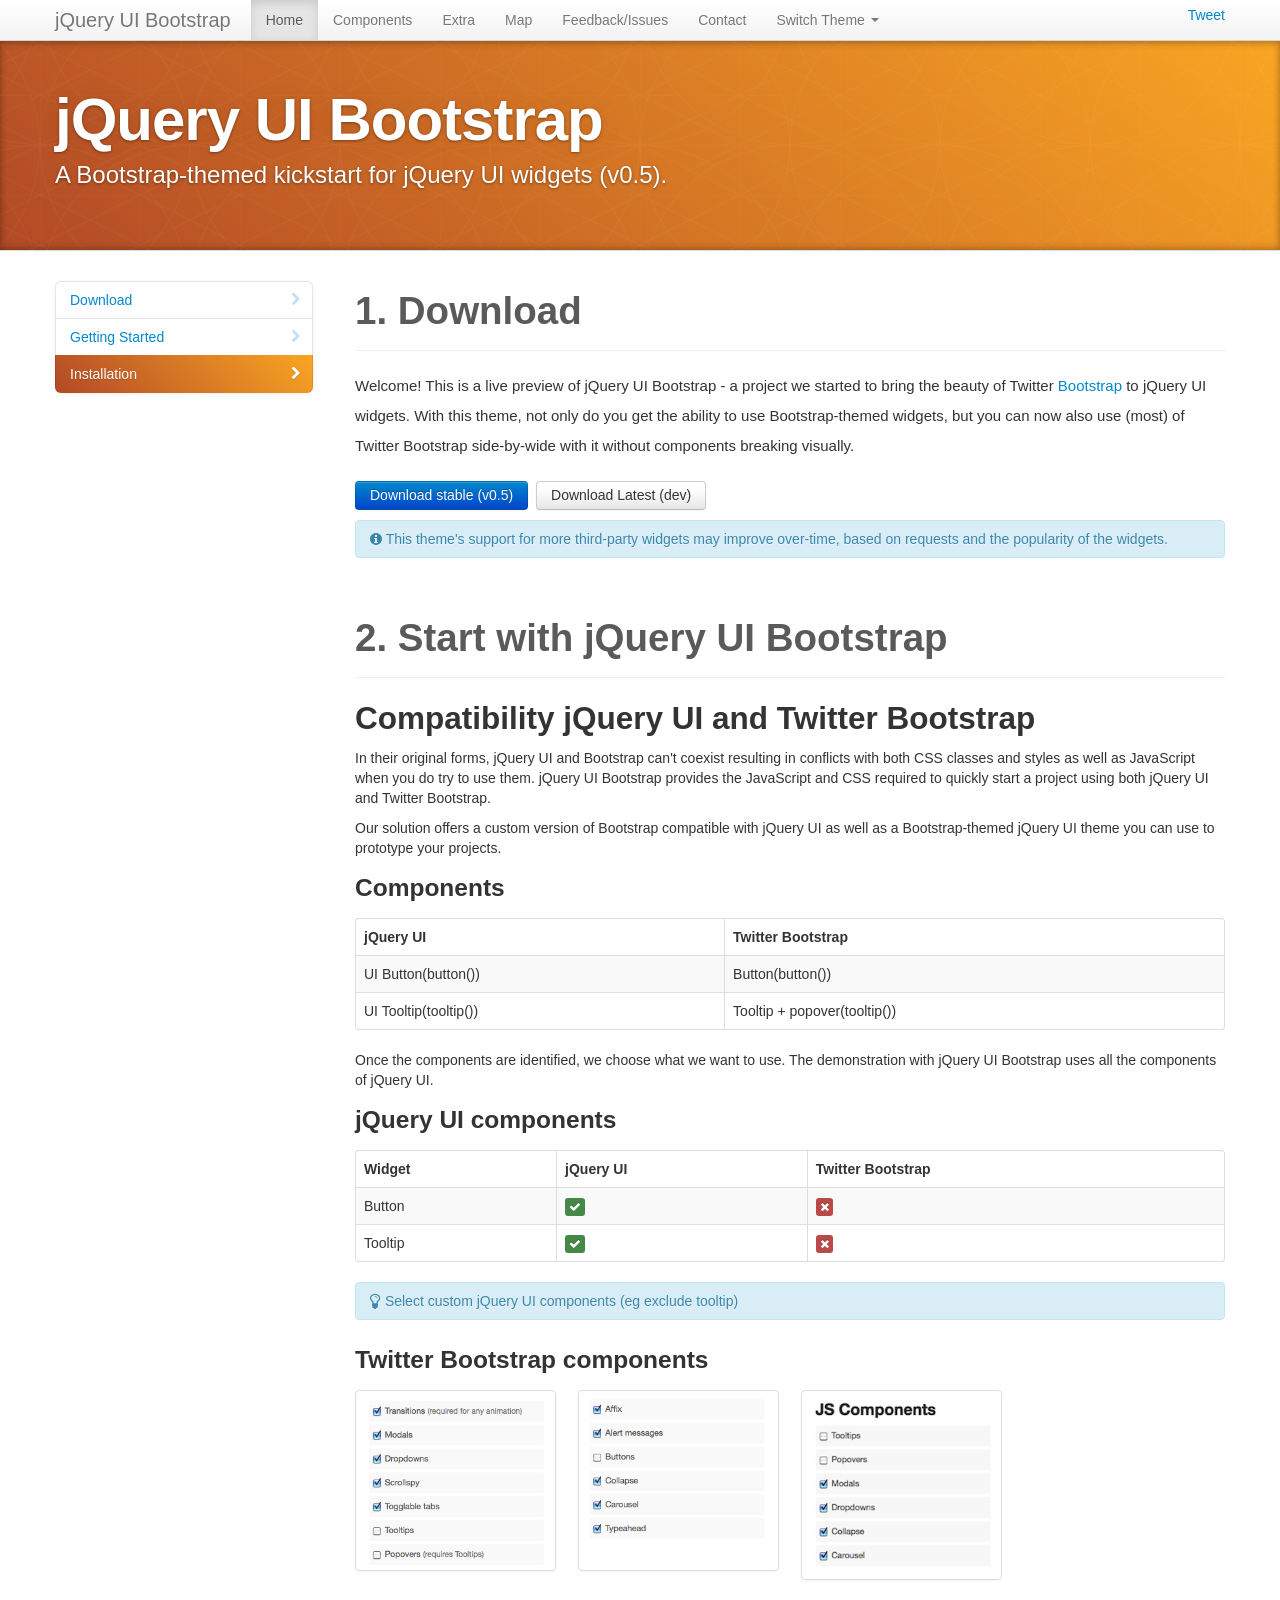
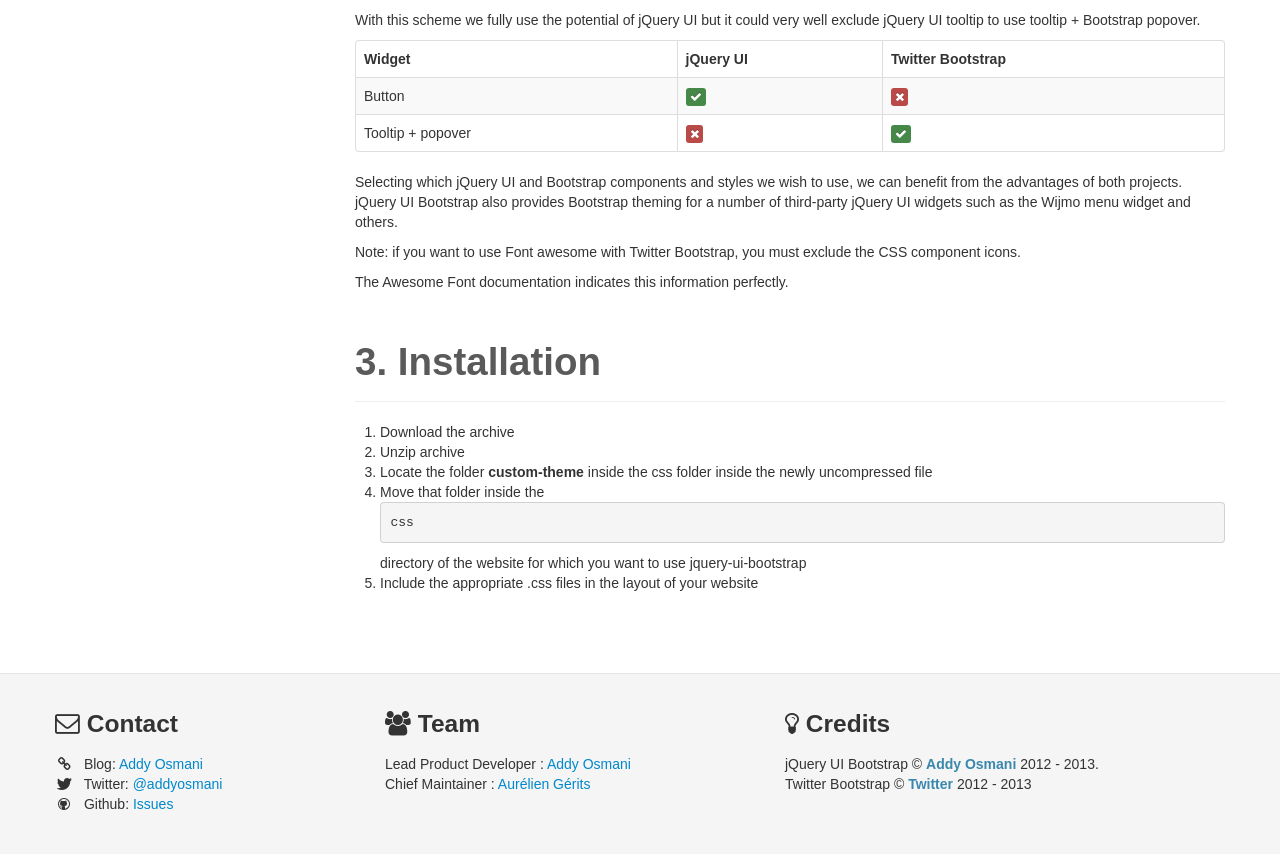
<file: examples/quickstart/src/main/webapp/static/bootstrap05/index.html>
<!DOCTYPE html>
        <html lang="en">
        <head>
            <meta charset="utf-8">
            <title>Download jQuery UI Bootstrap</title>
            <meta name="viewport" content="width=device-width, initial-scale=1.0">
            <meta name="description" content="A preview of the jQuery UI Bootstrap theme.">
            <meta name="author" content="Addy Osmani">

            <!-- Le styles -->
			<link rel="stylesheet" href="assets/css/bootstrap.min.css">
			<link rel="stylesheet" href="css/custom-theme/jquery-ui-1.10.3.custom.css">
            <link rel="stylesheet" href="assets/css/font-awesome.min.css">
            <!--[if IE 7]>
            <link rel="stylesheet" href="assets/css/font-awesome-ie7.min.css">
            <![endif]-->
            <!--[if lt IE 9]>
            <link rel="stylesheet" href="css/custom-theme/jquery.ui.1.10.3.ie.css">
            <![endif]-->
            <link rel="stylesheet" href="assets/css/docs.css">
            <link rel="stylesheet" href="assets/js/google-code-prettify/prettify.css">

            <!-- Le HTML5 shim, for IE6-8 support of HTML5 elements -->
            <!--[if lt IE 9]>
            <script src="http://html5shim.googlecode.com/svn/trunk/html5.js"></script>
            <![endif]-->

            <!-- Le fav and touch icons -->
            <link rel="apple-touch-icon-precomposed" sizes="144x144" href="assets/ico/apple-touch-icon-144-precomposed.png">
            <link rel="apple-touch-icon-precomposed" sizes="114x114" href="assets/ico/apple-touch-icon-114-precomposed.png">
            <link rel="apple-touch-icon-precomposed" sizes="72x72" href="assets/ico/apple-touch-icon-72-precomposed.png">
            <link rel="apple-touch-icon-precomposed" href="assets/ico/apple-touch-icon-57-precomposed.png">
            <link rel="shortcut icon" href="assets/ico/favicon.png">

        </head>

        <body data-spy="scroll" data-target=".bs-docs-sidebar" data-twttr-rendered="true">

        <!-- Navbar
        ================================================== -->
        <div class="navbar navbar-fixed-top">
            <div class="navbar-inner">
                <div class="container">
                    <button type="button" class="btn btn-navbar" data-toggle="collapse" data-target=".nav-collapse">
                        <span class="icon-bar"></span>
                        <span class="icon-bar"></span>
                        <span class="icon-bar"></span>
                    </button>
                    <a class="brand" href="http://github.com/addyosmani/jquery-ui-bootstrap">jQuery UI Bootstrap</a>
                    <div class="nav-collapse collapse">
                        <ul class="nav">
                            <li class="active">
                                <a href="./index.html">Home</a>
                            </li>
                            <li>
                                <a href="./components.html">Components</a>
                            </li>
                            <li>
                                <a href="./extra.html">Extra</a>
                            </li>
                            <li>
                                <a href="./map.html">Map</a>
                            </li>
                            <li>
                                <a href="http://github.com/addyosmani/jquery-ui-bootstrap/issues">Feedback/Issues</a>
                            </li>
                            <li>
                                <a href="http://twitter.com/addyosmani">Contact</a>
                            </li>
                            <li class="dropdown">
								<a href="#" class="dropdown-toggle" data-toggle="dropdown">
									Switch Theme <b class="caret"></b>
								</a>
								<ul class="dropdown-menu" role="menu" aria-labelledby="dropdownMenu">
									<li><a tabindex="-1" href="./index.html">Default Bootstrap Theme (Non LESS'd)</a></li>
									<li><a tabindex="-1" href="theme/united/index.html">United Theme via Bootswatch (LESS'd)</a></li>
									<li><a tabindex="-1" href="theme/base/index.html">Default Bootstrap Theme (LESS'd)</a></li>
								</ul>
                            </li>
                        </ul>
                        <div id="twitter-share" class="pull-right">
                            <a href="https://twitter.com/share" class="twitter-share-button" data-url="http://addyosmani.github.com/jquery-ui-bootstrap/" data-text="A new jQuery UI Bootstrap theme" data-via="addyosmani" data-size="large">Tweet</a>
                            <script>!function(d,s,id){var js,fjs=d.getElementsByTagName(s)[0];if(!d.getElementById(id)){js=d.createElement(s);js.id=id;js.src="//platform.twitter.com/widgets.js";fjs.parentNode.insertBefore(js,fjs);}}(document,"script","twitter-wjs");</script>
                        </div>
                    </div>
                </div>
            </div>
        </div>


        <!-- Subhead
        ================================================== -->
        <header class="jumbotron subhead" id="overview">
            <div class="container">
                <h1>jQuery UI Bootstrap</h1>
                <p class="lead">A Bootstrap-themed kickstart for jQuery UI widgets (v0.5).</p>
            </div>
        </header>


        <div class="container">
        <!-- Docs nav ================================================== -->
        <div class="row">
        <div class="span3 bs-docs-sidebar">
            <ul class="nav nav-list bs-docs-sidenav">
                <li><a href="#block-download"><i class="icon-chevron-right"></i> Download</a></li>
                <li><a href="#block-documentation"><i class="icon-chevron-right"></i> Getting Started</a></li>
                <li><a href="#block-installation"><i class="icon-chevron-right"></i> Installation</a></li>
            </ul>
        </div>
        <div class="span9">
            <!-- Download ================================================== -->
            <section id="block-download">
                <div class="page-header">
                    <h1>1. Download</h1>
                </div>
                <div class="row-fluid">
                    <p class="docs-lead">
                        Welcome! This is a live preview of jQuery UI Bootstrap - a project we started to bring the beauty of Twitter <a href="http://twitter.github.com/bootstrap/">Bootstrap</a> to jQuery UI widgets.
                        With this theme, not only do you get the ability to use Bootstrap-themed widgets, but you can now also use (most) of Twitter Bootstrap side-by-wide with it without components breaking visually.
                    </p>
                    <p>
                        <a class="download-btn ui-button-primary" href="https://github.com/addyosmani/jquery-ui-bootstrap/zipball/v0.5pre">Download stable (v0.5)</a>
                        <a class="download-btn" href="https://github.com/addyosmani/jquery-ui-bootstrap/zipball/master" >Download Latest (dev)</a>
                    </p>
                </div>
                <div class="alert alert-info">
                    <span class="icon-info-sign"></span> This theme's support for more third-party widgets may improve over-time, based on requests and the popularity of the widgets.
                </div>
            </section>
            <section id="block-documentation">
                <div class="page-header">
                    <h1>2. Start with jQuery UI Bootstrap</h1>
                </div>
                <h2>Compatibility jQuery UI and Twitter Bootstrap</h2>

                <p>
                    In their original forms, jQuery UI and Bootstrap can't coexist resulting in conflicts with both CSS classes and styles as well as JavaScript when you do try to use them. jQuery UI Bootstrap provides the JavaScript and CSS required to quickly start a project using both jQuery UI and Twitter Bootstrap.
                </p>
                <p>
                    Our solution offers a custom version of Bootstrap compatible with jQuery UI as well as a Bootstrap-themed jQuery UI theme you can use to prototype your projects.
                </p>
                <h3>Components</h3>
                <table class="table table-bordered table-striped table-hover">
                    <thead>
                    <tr>
                        <th>jQuery UI</th>
                        <th>Twitter Bootstrap</th>
                    </tr>
                    </thead>
                    <tbody>
                    <tr>
                        <td>UI Button(button())</td>
                        <td>Button(button())</td>
                    </tr>
                    <tr>
                        <td>UI Tooltip(tooltip())</td>
                        <td>Tooltip + popover(tooltip())</td>
                    </tr>
                    </tbody>
                </table>
                <p>
                    Once the components are identified, we choose what we want to use.
                    The demonstration with jQuery UI Bootstrap uses all the components of jQuery UI.
                </p>
                <h3>jQuery UI components</h3>
                <table class="table table-bordered table-striped table-hover">
                    <thead>
                    <tr>
                        <th>Widget</th>
                        <th>jQuery UI</th>
                        <th>Twitter Bootstrap</th>
                    </tr>
                    </thead>
                    <tbody>
                    <tr>
                        <td>Button</td>
                        <td><div class="label label-success"><span class="icon-ok"></span></div></td>
                        <td><div class="label label-important"><span class="icon-remove"></span></div></td>
                    </tr>
                    <tr>
                        <td>Tooltip</td>
                        <td><div class="label label-success"><span class="icon-ok"></span></div></td>
                        <td><div class="label label-important"><span class="icon-remove"></span></div></td>
                    </tr>
                    </tbody>
                </table>
                <div class="alert alert-info">
                    <span class="icon-lightbulb icon-large"></span>  Select custom jQuery UI components (eg exclude tooltip)
                </div>
                <h3> Twitter Bootstrap components</h3>
                <div class="row-fluid">
                    <ul class="thumbnails">
                        <li class="span3">
                            <a href="#"class="thumbnail"><img src="assets/img/bootstrap-jquery-plugins-01.png" alt="bootstrap-jquery-plugins-01" width="295" height="265" class="alignnone size-full wp-image-281" /></a>
                        </li>
                        <li class="span3">
                            <a href="#"class="thumbnail"><img src="assets/img/bootstrap-jquery-plugins-02.png" alt="bootstrap-jquery-plugins-02" width="295" height="265" class="alignnone size-full wp-image-282" /></a>
                        </li>
                        <li class="span3">
                            <a href="#"class="thumbnail"><img src="assets/img/bootstrap-js-components.png" alt="bootstrap-js-components" width="250" height="236" class="alignnone size-full wp-image-274" /></a>
                        </li>
                    </ul>
                </div>
                <p>
                    With this scheme we fully use the potential of jQuery UI but it could very well exclude jQuery UI tooltip to use tooltip + Bootstrap popover.
                </p>
                <table class="table table-bordered table-striped table-hover">
                    <thead>
                    <tr>
                        <th>Widget</th>
                        <th>jQuery UI</th>
                        <th>Twitter Bootstrap</th>
                    </tr>
                    </thead>
                    <tbody>
                    <tr>
                        <td>Button</td>
                        <td><div class="label label-success"><span class="icon-ok"></span></div></td>
                        <td><div class="label label-important"><span class="icon-remove"></span></div></td>
                    </tr>
                    <tr>
                        <td>Tooltip + popover</td>
                        <td><div class="label label-important"><span class="icon-remove"></span></div></td>
                        <td><div class="label label-success"><span class="icon-ok"></span></div></td>
                    </tr>
                    </tbody>
                </table>
                <p>
                    Selecting which jQuery UI and Bootstrap components and styles we wish to use, we can benefit from the advantages of both projects. jQuery UI Bootstrap also provides Bootstrap theming for a number of third-party jQuery UI widgets such as the Wijmo menu widget and others.
                </p>
                <p>
                    Note: if you want to use Font awesome with Twitter Bootstrap, you must exclude the CSS component icons.
                </p>
                <p>
                    The Awesome Font documentation indicates this information perfectly.
                </p>
            </section>
            <section id="block-installation">
                <div class="page-header">
                    <h1>3. Installation</h1>
                </div>
                <ol>
                    <li>Download the archive</li>
                    <li>Unzip archive</li>
                    <li>Locate the folder <b>custom-theme</b> inside the css folder inside the newly uncompressed file</li>
                    <li>Move that folder inside the <pre>css</pre> directory of the website for which you want to use jquery-ui-bootstrap </li>
                    <li>Include the appropriate .css files in the layout of your website</li>
                </ol>

            </section>
        </div>
    </div>
</div>

<!-- Footer
================================================== -->
<footer class="footer">
    <div class="container">
        <div class="row">
          <div class="span3">
            <h3><span class="icon-envelope"></span> Contact</h3>
            <ul class="icons">
              <li><i class="icon-link"></i> Blog: <a class="targetblank" href="http://addyosmani.com/blog/">Addy Osmani</a></li>
              <li><i class="icon-twitter"></i> Twitter: <a class="targetblank" href="https://twitter.com/addyosmani">@addyosmani</a></li>
              <li><i class="icon-github"></i> Github: <a class="targetblank" href="https://github.com/addyosmani/jquery-ui-bootstrap/issues?state=open">Issues</a></li>
            </ul>
          </div>
          <div class="span9">
            <div class="span4">
                <h3><span class="icon-group"></span> Team</h3>
                <ul class="unstyled">
                    <li>Lead Product Developer : <a class="targetblank" href="http://addyosmani.com/blog/" hreflang="en">Addy Osmani</a></li>
                    <li>Chief Maintainer : <a class="targetblank" href="http://blog.aurelien-gerits.be" hreflang="fr">Aurélien Gérits</a></li>
                </ul>
            </div>
            <div class="span4">
                <h3><span class="icon-lightbulb"></span> Credits</h3>
                <ul class="unstyled">
                    <li>jQuery UI Bootstrap &copy; <strong class="text-info">Addy Osmani</strong> 2012 - 2013.</li>
                    <li>Twitter Bootstrap &copy; <strong class="text-info">Twitter</strong> 2012 - 2013</li>
                </ul>
            </div>
          </div>
        </div>
    </div>
</footer>
<!-- Placed at the end of the document so the pages load faster -->
<script src="assets/js/jquery-1.9.1.min.js"></script>
<script src="assets/js/bootstrap.min.js"></script>
<script src="assets/js/holder.js"></script>
<script src="assets/js/jquery-ui-1.10.3.custom.min.js"></script>
<script src="assets/js/google-code-prettify/prettify.js"></script>
<script src="assets/js/docs.js"></script>
<script src="assets/js/demo.js"></script>
</body>
</html>
</file>
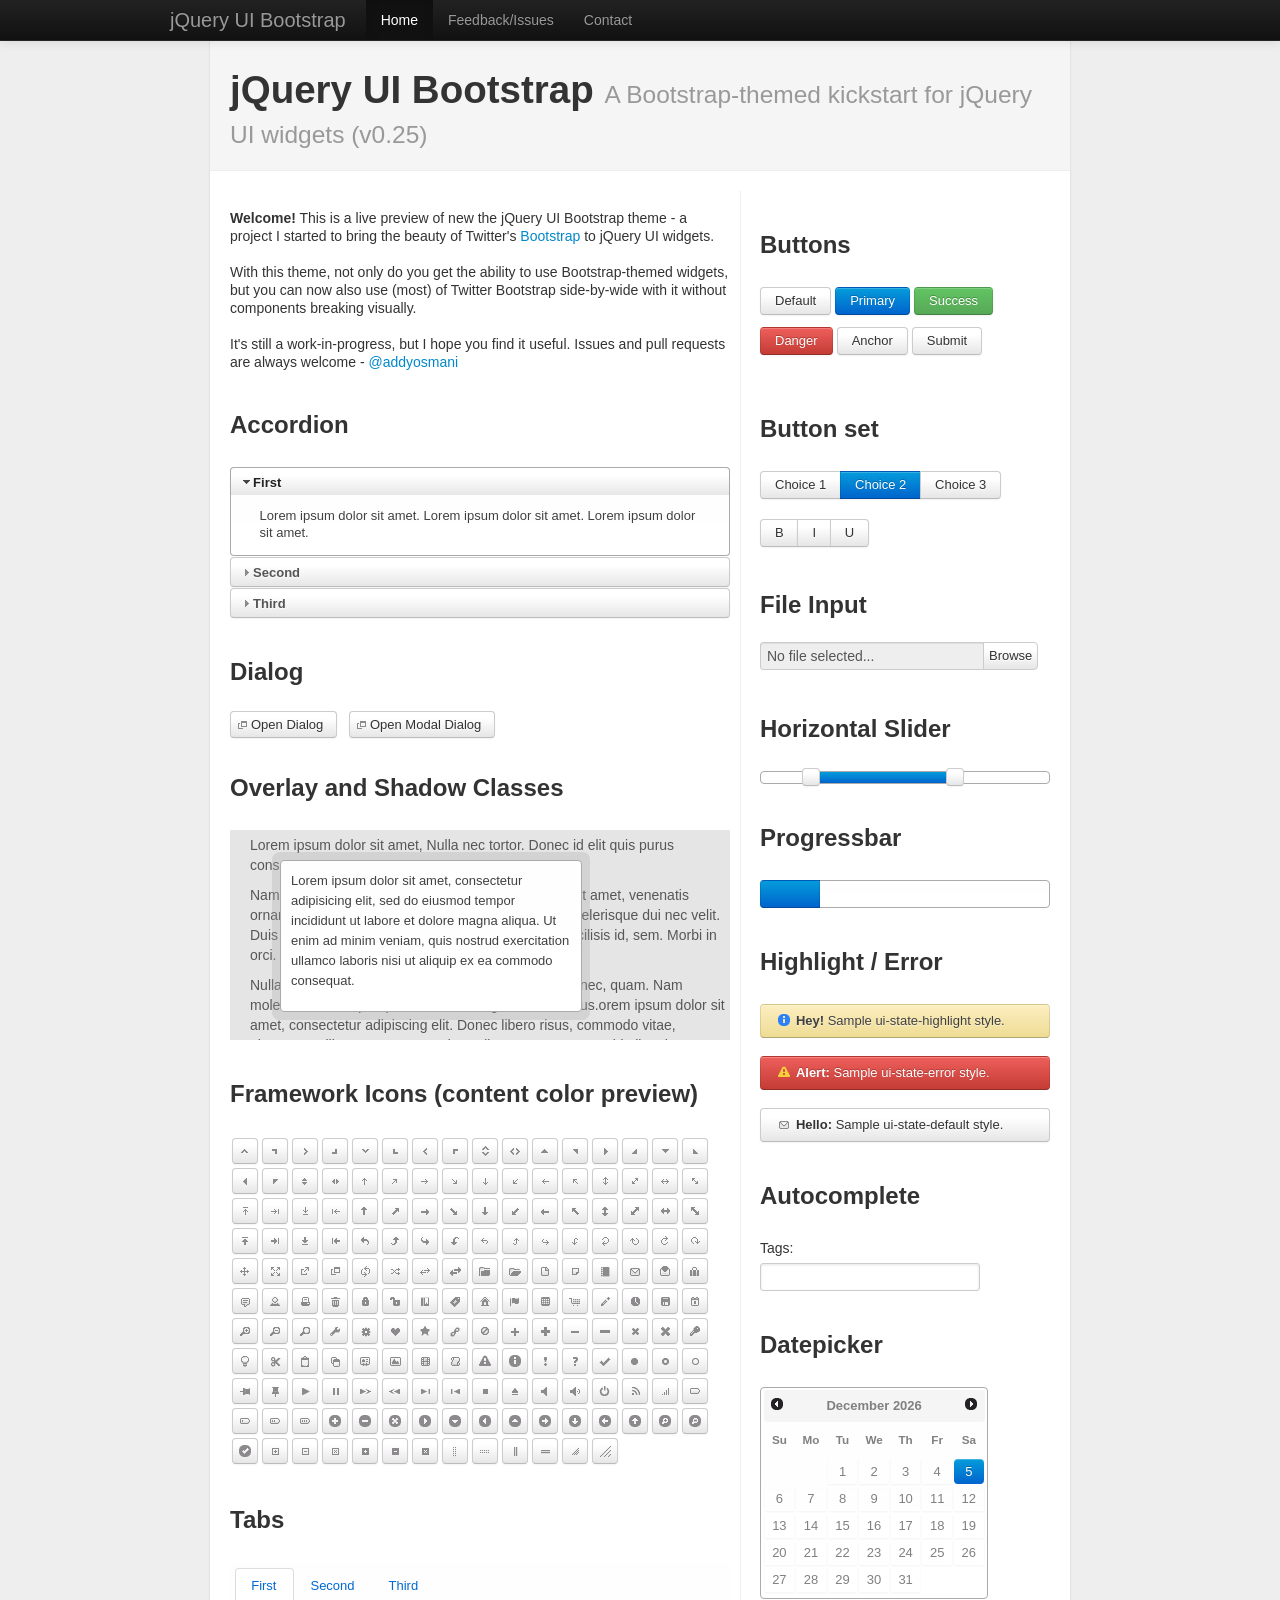
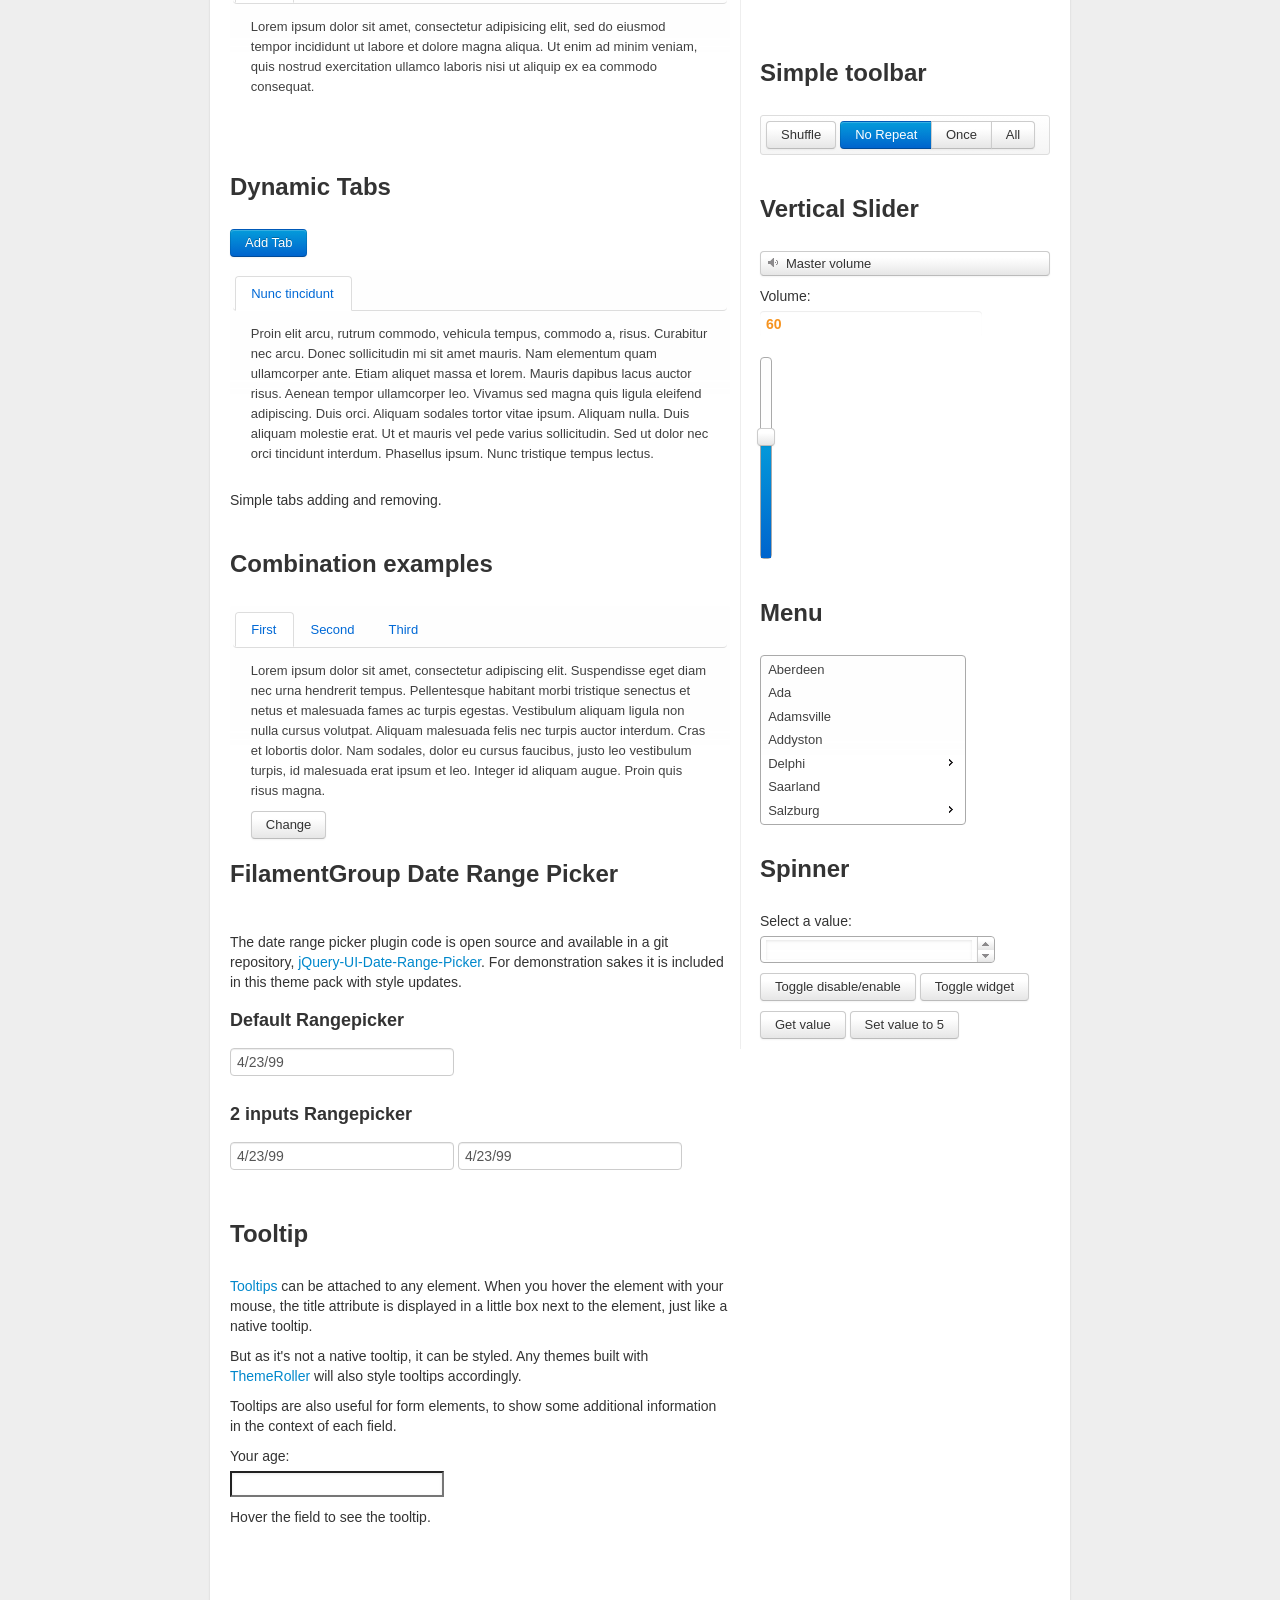
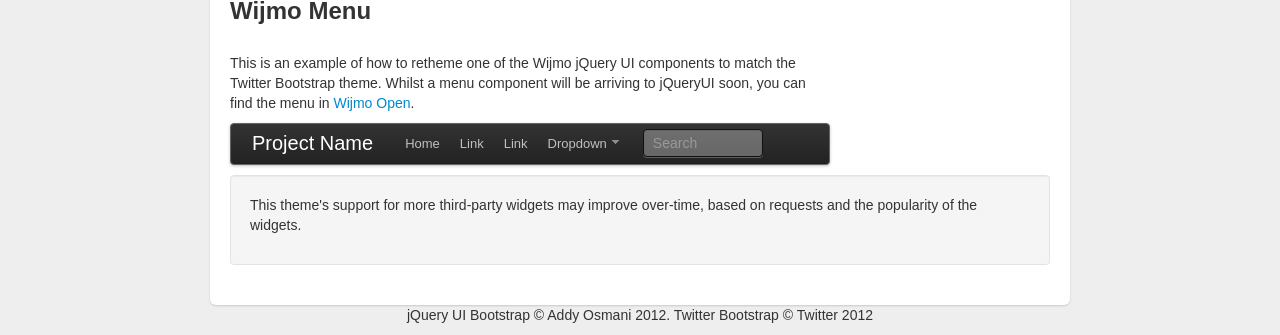
<file: examples/showcase/src/main/webapp/static/jquery-ui-bootstrap/index.html>
<!DOCTYPE html>
<html lang="en">
  <head>
    <meta charset="utf-8">
    <title>jQuery UI Bootstrap</title>
    <meta name="description" content="A preview of the jQuery UI Bootstrap theme">
    <meta name="author" content="Addy Osmani">

    <!-- Le HTML5 shim, for IE6-8 support of HTML elements -->
    <!--[if lt IE 9]>
      <script src="http://html5shim.googlecode.com/svn/trunk/html5.js"></script>
    <![endif]-->

    <!-- Styles --> 
    <link type="text/css" href="css/custom-theme/jquery-ui-1.9.2.custom.css" rel="stylesheet" />
    
    <link type="text/css" href="bootstrap/bootstrap.min.css" rel="stylesheet">
    <link type="text/css" href="css/demo.css" rel="stylesheet">

  </head>

  <body>

  <!--[if lt IE 9]>
  <link rel="stylesheet" type="text/css" href="css/custom-theme/jquery.ui.1.9.2.ie.css"/>
  <![endif]-->

    <div class="navbar navbar-inverse navbar-fixed-top">
      <div class="navbar-inner">
        <div class="container">
          <a class="brand" href="http://github.com/addyosmani/jquery-ui-bootstrap">jQuery UI Bootstrap</a>
          <div class="nav-collapse collapse">
              <ul class="nav">
                <li class="active"><a href="#">Home</a></li>
                <li><a href="http://github.com/addyosmani/jquery-ui-bootstrap/issues">Feedback/Issues</a></li>
                <li><a href="http://twitter.com/addyosmani">Contact</a></li>
              </ul>
              <form action="" class="pull-right">
              </form>
          </div>
        </div>
      </div>
    </div>


    <div class="container">

      <div class="content">
        <div class="page-header">
          <h1>jQuery UI Bootstrap <small>A Bootstrap-themed kickstart for jQuery UI widgets (v0.25)</small></h1>
        </div>
        <div class="row">

          <!--left col-->
          <div class="span10">


          <!--welcome-->
          <div class="alert-message block-message warning">      
            <p>
              <p><strong>Welcome!</strong> This is a live preview of new the jQuery UI Bootstrap theme -  a project I started to bring the beauty of Twitter's <a href="http://twitter.github.com/bootstrap/">Bootstrap</a> to jQuery UI widgets.
              </p>
              <p>
              With this theme, not only do you get the ability to use Bootstrap-themed widgets, but you can now also use (most) of Twitter Bootstrap side-by-wide with it without components breaking visually. </p>
              <p>
              It's still a work-in-progress, but I hope you find it useful. Issues and pull requests are always welcome - <a href="http://twitter.com/addyosmani">@addyosmani</a>
              </p>
            </p>
          </div>
          <!--end welcome-->


        <!-- Accordion -->
            <h2 class="demoHeaders">Accordion</h2>
            <div id="accordion">
              <div>
                <h3><a href="#">First</a></h3>
                <div>Lorem ipsum dolor sit amet. Lorem ipsum dolor sit amet. Lorem ipsum dolor sit amet.</div>
              </div>
              <div>
                <h3><a href="#">Second</a></h3>
                <div>Phasellus mattis tincidunt nibh.</div>
              </div>
              <div>
                <h3><a href="#">Third</a></h3>
                <div>Nam dui erat, auctor a, dignissim quis.</div>
              </div>
            </div>
            <!--end accordion-->

           <!-- Dialog NOTE: Dialog is not generated by UI in this demo so it can be visually styled in themeroller-->
            <h2 class="demoHeaders">Dialog</h2>
            <p><a href="#" id="dialog_link" class="ui-state-default ui-corner-all"><span class="ui-icon ui-icon-newwin"></span>Open Dialog</a>
            &nbsp;
            <a href="#" id="modal_link" class="ui-state-default ui-corner-all"><span class="ui-icon ui-icon-newwin"></span>Open Modal Dialog</a>
            </p>


            <h2 class="demoHeaders">Overlay and Shadow Classes</h2>
            <div style="position: relative; width: 96%; height: 200px; padding:1% 4%; overflow:hidden;" class="fakewindowcontain">
              <p>Lorem ipsum dolor sit amet,  Nulla nec tortor. Donec id elit quis purus consectetur consequat. </p><p>Nam congue semper tellus. Sed erat dolor, dapibus sit amet, venenatis ornare, ultrices ut, nisi. Aliquam ante. Suspendisse scelerisque dui nec velit. Duis augue augue, gravida euismod, vulputate ac, facilisis id, sem. Morbi in orci. </p><p>Nulla purus lacus, pulvinar vel, malesuada ac, mattis nec, quam. Nam molestie scelerisque quam. Nullam feugiat cursus lacus.orem ipsum dolor sit amet, consectetur adipiscing elit. Donec libero risus, commodo vitae, pharetra mollis, posuere eu, pede. Nulla nec tortor. Donec id elit quis purus consectetur consequat. </p><p>Nam congue semper tellus. Sed erat dolor, dapibus sit amet, venenatis ornare, ultrices ut, nisi. Aliquam ante. Suspendisse scelerisque dui nec velit. Duis augue augue, gravida euismod, vulputate ac, facilisis id, sem. Morbi in orci. Nulla purus lacus, pulvinar vel, malesuada ac, mattis nec, quam. Nam molestie scelerisque quam. </p><p>Nullam feugiat cursus lacus.orem ipsum dolor sit amet, consectetur adipiscing elit. Donec libero risus, commodo vitae, pharetra mollis, posuere eu, pede. Nulla nec tortor. Donec id elit quis purus consectetur consequat. Nam congue semper tellus. Sed erat dolor, dapibus sit amet, venenatis ornare, ultrices ut, nisi. Aliquam ante. </p><p>Suspendisse scelerisque dui nec velit. Duis augue augue, gravida euismod, vulputate ac, facilisis id, sem. Morbi in orci. Nulla purus lacus, pulvinar vel, malesuada ac, mattis nec, quam. Nam molestie scelerisque quam. Nullam feugiat cursus lacus.orem ipsum dolor sit amet, consectetur adipiscing elit. Donec libero risus, commodo vitae, pharetra mollis, posuere eu, pede. Nulla nec tortor. Donec id elit quis purus consectetur consequat. Nam congue semper tellus. Sed erat dolor, dapibus sit amet, venenatis ornare, ultrices ut, nisi. </p>

              <!-- ui-dialog -->
              <div class="ui-overlay"><div class="ui-widget-overlay"></div><div class="ui-widget-shadow ui-corner-all" style="width: 302px; height: 152px; position: absolute; left: 50px; top: 30px;"></div></div>
              <div style="position: absolute; width: 280px; height: 130px;left: 50px; top: 30px; padding: 10px;" class="ui-widget ui-widget-content ui-corner-all">
                <div class="ui-dialog-content ui-widget-content" style="background: none; border: 0;">
                  <p>Lorem ipsum dolor sit amet, consectetur adipisicing elit, sed do eiusmod tempor incididunt ut labore et dolore magna aliqua. Ut enim ad minim veniam, quis nostrud exercitation ullamco laboris nisi ut aliquip ex ea commodo consequat.</p>
                </div>
              </div>

            </div>


            <!-- ui-dialog -->
            <div id="dialog" title="Dialog Title">
              <p>Lorem ipsum dolor sit amet, consectetur adipisicing elit, sed do eiusmod tempor incididunt ut labore et dolore magna aliqua. Ut enim ad minim veniam, quis nostrud exercitation ullamco laboris nisi ut aliquip ex ea commodo consequat.</p>
            </div>



            <h2 class="demoHeaders">Framework Icons (content color preview)</h2>
            <ul id="icons" class="ui-widget ui-helper-clearfix">

            <li class="ui-state-default ui-corner-all" title=".ui-icon-carat-1-n"><span class="ui-icon ui-icon-carat-1-n"></span></li>
            <li class="ui-state-default ui-corner-all" title=".ui-icon-carat-1-ne"><span class="ui-icon ui-icon-carat-1-ne"></span></li>
            <li class="ui-state-default ui-corner-all" title=".ui-icon-carat-1-e"><span class="ui-icon ui-icon-carat-1-e"></span></li>

            <li class="ui-state-default ui-corner-all" title=".ui-icon-carat-1-se"><span class="ui-icon ui-icon-carat-1-se"></span></li>
            <li class="ui-state-default ui-corner-all" title=".ui-icon-carat-1-s"><span class="ui-icon ui-icon-carat-1-s"></span></li>
            <li class="ui-state-default ui-corner-all" title=".ui-icon-carat-1-sw"><span class="ui-icon ui-icon-carat-1-sw"></span></li>
            <li class="ui-state-default ui-corner-all" title=".ui-icon-carat-1-w"><span class="ui-icon ui-icon-carat-1-w"></span></li>
            <li class="ui-state-default ui-corner-all" title=".ui-icon-carat-1-nw"><span class="ui-icon ui-icon-carat-1-nw"></span></li>
            <li class="ui-state-default ui-corner-all" title=".ui-icon-carat-2-n-s"><span class="ui-icon ui-icon-carat-2-n-s"></span></li>
            <li class="ui-state-default ui-corner-all" title=".ui-icon-carat-2-e-w"><span class="ui-icon ui-icon-carat-2-e-w"></span></li>
            <li class="ui-state-default ui-corner-all" title=".ui-icon-triangle-1-n"><span class="ui-icon ui-icon-triangle-1-n"></span></li>
            <li class="ui-state-default ui-corner-all" title=".ui-icon-triangle-1-ne"><span class="ui-icon ui-icon-triangle-1-ne"></span></li>

            <li class="ui-state-default ui-corner-all" title=".ui-icon-triangle-1-e"><span class="ui-icon ui-icon-triangle-1-e"></span></li>
            <li class="ui-state-default ui-corner-all" title=".ui-icon-triangle-1-se"><span class="ui-icon ui-icon-triangle-1-se"></span></li>
            <li class="ui-state-default ui-corner-all" title=".ui-icon-triangle-1-s"><span class="ui-icon ui-icon-triangle-1-s"></span></li>
            <li class="ui-state-default ui-corner-all" title=".ui-icon-triangle-1-sw"><span class="ui-icon ui-icon-triangle-1-sw"></span></li>
            <li class="ui-state-default ui-corner-all" title=".ui-icon-triangle-1-w"><span class="ui-icon ui-icon-triangle-1-w"></span></li>
            <li class="ui-state-default ui-corner-all" title=".ui-icon-triangle-1-nw"><span class="ui-icon ui-icon-triangle-1-nw"></span></li>
            <li class="ui-state-default ui-corner-all" title=".ui-icon-triangle-2-n-s"><span class="ui-icon ui-icon-triangle-2-n-s"></span></li>
            <li class="ui-state-default ui-corner-all" title=".ui-icon-triangle-2-e-w"><span class="ui-icon ui-icon-triangle-2-e-w"></span></li>
            <li class="ui-state-default ui-corner-all" title=".ui-icon-arrow-1-n"><span class="ui-icon ui-icon-arrow-1-n"></span></li>

            <li class="ui-state-default ui-corner-all" title=".ui-icon-arrow-1-ne"><span class="ui-icon ui-icon-arrow-1-ne"></span></li>
            <li class="ui-state-default ui-corner-all" title=".ui-icon-arrow-1-e"><span class="ui-icon ui-icon-arrow-1-e"></span></li>
            <li class="ui-state-default ui-corner-all" title=".ui-icon-arrow-1-se"><span class="ui-icon ui-icon-arrow-1-se"></span></li>
            <li class="ui-state-default ui-corner-all" title=".ui-icon-arrow-1-s"><span class="ui-icon ui-icon-arrow-1-s"></span></li>
            <li class="ui-state-default ui-corner-all" title=".ui-icon-arrow-1-sw"><span class="ui-icon ui-icon-arrow-1-sw"></span></li>
            <li class="ui-state-default ui-corner-all" title=".ui-icon-arrow-1-w"><span class="ui-icon ui-icon-arrow-1-w"></span></li>
            <li class="ui-state-default ui-corner-all" title=".ui-icon-arrow-1-nw"><span class="ui-icon ui-icon-arrow-1-nw"></span></li>
            <li class="ui-state-default ui-corner-all" title=".ui-icon-arrow-2-n-s"><span class="ui-icon ui-icon-arrow-2-n-s"></span></li>
            <li class="ui-state-default ui-corner-all" title=".ui-icon-arrow-2-ne-sw"><span class="ui-icon ui-icon-arrow-2-ne-sw"></span></li>

            <li class="ui-state-default ui-corner-all" title=".ui-icon-arrow-2-e-w"><span class="ui-icon ui-icon-arrow-2-e-w"></span></li>
            <li class="ui-state-default ui-corner-all" title=".ui-icon-arrow-2-se-nw"><span class="ui-icon ui-icon-arrow-2-se-nw"></span></li>
            <li class="ui-state-default ui-corner-all" title=".ui-icon-arrowstop-1-n"><span class="ui-icon ui-icon-arrowstop-1-n"></span></li>
            <li class="ui-state-default ui-corner-all" title=".ui-icon-arrowstop-1-e"><span class="ui-icon ui-icon-arrowstop-1-e"></span></li>
            <li class="ui-state-default ui-corner-all" title=".ui-icon-arrowstop-1-s"><span class="ui-icon ui-icon-arrowstop-1-s"></span></li>
            <li class="ui-state-default ui-corner-all" title=".ui-icon-arrowstop-1-w"><span class="ui-icon ui-icon-arrowstop-1-w"></span></li>
            <li class="ui-state-default ui-corner-all" title=".ui-icon-arrowthick-1-n"><span class="ui-icon ui-icon-arrowthick-1-n"></span></li>
            <li class="ui-state-default ui-corner-all" title=".ui-icon-arrowthick-1-ne"><span class="ui-icon ui-icon-arrowthick-1-ne"></span></li>
            <li class="ui-state-default ui-corner-all" title=".ui-icon-arrowthick-1-e"><span class="ui-icon ui-icon-arrowthick-1-e"></span></li>

            <li class="ui-state-default ui-corner-all" title=".ui-icon-arrowthick-1-se"><span class="ui-icon ui-icon-arrowthick-1-se"></span></li>
            <li class="ui-state-default ui-corner-all" title=".ui-icon-arrowthick-1-s"><span class="ui-icon ui-icon-arrowthick-1-s"></span></li>
            <li class="ui-state-default ui-corner-all" title=".ui-icon-arrowthick-1-sw"><span class="ui-icon ui-icon-arrowthick-1-sw"></span></li>
            <li class="ui-state-default ui-corner-all" title=".ui-icon-arrowthick-1-w"><span class="ui-icon ui-icon-arrowthick-1-w"></span></li>
            <li class="ui-state-default ui-corner-all" title=".ui-icon-arrowthick-1-nw"><span class="ui-icon ui-icon-arrowthick-1-nw"></span></li>
            <li class="ui-state-default ui-corner-all" title=".ui-icon-arrowthick-2-n-s"><span class="ui-icon ui-icon-arrowthick-2-n-s"></span></li>
            <li class="ui-state-default ui-corner-all" title=".ui-icon-arrowthick-2-ne-sw"><span class="ui-icon ui-icon-arrowthick-2-ne-sw"></span></li>
            <li class="ui-state-default ui-corner-all" title=".ui-icon-arrowthick-2-e-w"><span class="ui-icon ui-icon-arrowthick-2-e-w"></span></li>
            <li class="ui-state-default ui-corner-all" title=".ui-icon-arrowthick-2-se-nw"><span class="ui-icon ui-icon-arrowthick-2-se-nw"></span></li>

            <li class="ui-state-default ui-corner-all" title=".ui-icon-arrowthickstop-1-n"><span class="ui-icon ui-icon-arrowthickstop-1-n"></span></li>
            <li class="ui-state-default ui-corner-all" title=".ui-icon-arrowthickstop-1-e"><span class="ui-icon ui-icon-arrowthickstop-1-e"></span></li>
            <li class="ui-state-default ui-corner-all" title=".ui-icon-arrowthickstop-1-s"><span class="ui-icon ui-icon-arrowthickstop-1-s"></span></li>
            <li class="ui-state-default ui-corner-all" title=".ui-icon-arrowthickstop-1-w"><span class="ui-icon ui-icon-arrowthickstop-1-w"></span></li>
            <li class="ui-state-default ui-corner-all" title=".ui-icon-arrowreturnthick-1-w"><span class="ui-icon ui-icon-arrowreturnthick-1-w"></span></li>
            <li class="ui-state-default ui-corner-all" title=".ui-icon-arrowreturnthick-1-n"><span class="ui-icon ui-icon-arrowreturnthick-1-n"></span></li>
            <li class="ui-state-default ui-corner-all" title=".ui-icon-arrowreturnthick-1-e"><span class="ui-icon ui-icon-arrowreturnthick-1-e"></span></li>
            <li class="ui-state-default ui-corner-all" title=".ui-icon-arrowreturnthick-1-s"><span class="ui-icon ui-icon-arrowreturnthick-1-s"></span></li>
            <li class="ui-state-default ui-corner-all" title=".ui-icon-arrowreturn-1-w"><span class="ui-icon ui-icon-arrowreturn-1-w"></span></li>

            <li class="ui-state-default ui-corner-all" title=".ui-icon-arrowreturn-1-n"><span class="ui-icon ui-icon-arrowreturn-1-n"></span></li>
            <li class="ui-state-default ui-corner-all" title=".ui-icon-arrowreturn-1-e"><span class="ui-icon ui-icon-arrowreturn-1-e"></span></li>
            <li class="ui-state-default ui-corner-all" title=".ui-icon-arrowreturn-1-s"><span class="ui-icon ui-icon-arrowreturn-1-s"></span></li>
            <li class="ui-state-default ui-corner-all" title=".ui-icon-arrowrefresh-1-w"><span class="ui-icon ui-icon-arrowrefresh-1-w"></span></li>
            <li class="ui-state-default ui-corner-all" title=".ui-icon-arrowrefresh-1-n"><span class="ui-icon ui-icon-arrowrefresh-1-n"></span></li>
            <li class="ui-state-default ui-corner-all" title=".ui-icon-arrowrefresh-1-e"><span class="ui-icon ui-icon-arrowrefresh-1-e"></span></li>
            <li class="ui-state-default ui-corner-all" title=".ui-icon-arrowrefresh-1-s"><span class="ui-icon ui-icon-arrowrefresh-1-s"></span></li>
            <li class="ui-state-default ui-corner-all" title=".ui-icon-arrow-4"><span class="ui-icon ui-icon-arrow-4"></span></li>
            <li class="ui-state-default ui-corner-all" title=".ui-icon-arrow-4-diag"><span class="ui-icon ui-icon-arrow-4-diag"></span></li>

            <li class="ui-state-default ui-corner-all" title=".ui-icon-extlink"><span class="ui-icon ui-icon-extlink"></span></li>
            <li class="ui-state-default ui-corner-all" title=".ui-icon-newwin"><span class="ui-icon ui-icon-newwin"></span></li>
            <li class="ui-state-default ui-corner-all" title=".ui-icon-refresh"><span class="ui-icon ui-icon-refresh"></span></li>
            <li class="ui-state-default ui-corner-all" title=".ui-icon-shuffle"><span class="ui-icon ui-icon-shuffle"></span></li>
            <li class="ui-state-default ui-corner-all" title=".ui-icon-transfer-e-w"><span class="ui-icon ui-icon-transfer-e-w"></span></li>
            <li class="ui-state-default ui-corner-all" title=".ui-icon-transferthick-e-w"><span class="ui-icon ui-icon-transferthick-e-w"></span></li>
            <li class="ui-state-default ui-corner-all" title=".ui-icon-folder-collapsed"><span class="ui-icon ui-icon-folder-collapsed"></span></li>
            <li class="ui-state-default ui-corner-all" title=".ui-icon-folder-open"><span class="ui-icon ui-icon-folder-open"></span></li>
            <li class="ui-state-default ui-corner-all" title=".ui-icon-document"><span class="ui-icon ui-icon-document"></span></li>

            <li class="ui-state-default ui-corner-all" title=".ui-icon-document-b"><span class="ui-icon ui-icon-document-b"></span></li>
            <li class="ui-state-default ui-corner-all" title=".ui-icon-note"><span class="ui-icon ui-icon-note"></span></li>
            <li class="ui-state-default ui-corner-all" title=".ui-icon-mail-closed"><span class="ui-icon ui-icon-mail-closed"></span></li>
            <li class="ui-state-default ui-corner-all" title=".ui-icon-mail-open"><span class="ui-icon ui-icon-mail-open"></span></li>
            <li class="ui-state-default ui-corner-all" title=".ui-icon-suitcase"><span class="ui-icon ui-icon-suitcase"></span></li>
            <li class="ui-state-default ui-corner-all" title=".ui-icon-comment"><span class="ui-icon ui-icon-comment"></span></li>
            <li class="ui-state-default ui-corner-all" title=".ui-icon-person"><span class="ui-icon ui-icon-person"></span></li>
            <li class="ui-state-default ui-corner-all" title=".ui-icon-print"><span class="ui-icon ui-icon-print"></span></li>
            <li class="ui-state-default ui-corner-all" title=".ui-icon-trash"><span class="ui-icon ui-icon-trash"></span></li>

            <li class="ui-state-default ui-corner-all" title=".ui-icon-locked"><span class="ui-icon ui-icon-locked"></span></li>
            <li class="ui-state-default ui-corner-all" title=".ui-icon-unlocked"><span class="ui-icon ui-icon-unlocked"></span></li>
            <li class="ui-state-default ui-corner-all" title=".ui-icon-bookmark"><span class="ui-icon ui-icon-bookmark"></span></li>
            <li class="ui-state-default ui-corner-all" title=".ui-icon-tag"><span class="ui-icon ui-icon-tag"></span></li>
            <li class="ui-state-default ui-corner-all" title=".ui-icon-home"><span class="ui-icon ui-icon-home"></span></li>
            <li class="ui-state-default ui-corner-all" title=".ui-icon-flag"><span class="ui-icon ui-icon-flag"></span></li>
            <li class="ui-state-default ui-corner-all" title=".ui-icon-calculator"><span class="ui-icon ui-icon-calculator"></span></li>
            <li class="ui-state-default ui-corner-all" title=".ui-icon-cart"><span class="ui-icon ui-icon-cart"></span></li>
            <li class="ui-state-default ui-corner-all" title=".ui-icon-pencil"><span class="ui-icon ui-icon-pencil"></span></li>

            <li class="ui-state-default ui-corner-all" title=".ui-icon-clock"><span class="ui-icon ui-icon-clock"></span></li>
            <li class="ui-state-default ui-corner-all" title=".ui-icon-disk"><span class="ui-icon ui-icon-disk"></span></li>
            <li class="ui-state-default ui-corner-all" title=".ui-icon-calendar"><span class="ui-icon ui-icon-calendar"></span></li>
            <li class="ui-state-default ui-corner-all" title=".ui-icon-zoomin"><span class="ui-icon ui-icon-zoomin"></span></li>
            <li class="ui-state-default ui-corner-all" title=".ui-icon-zoomout"><span class="ui-icon ui-icon-zoomout"></span></li>
            <li class="ui-state-default ui-corner-all" title=".ui-icon-search"><span class="ui-icon ui-icon-search"></span></li>
            <li class="ui-state-default ui-corner-all" title=".ui-icon-wrench"><span class="ui-icon ui-icon-wrench"></span></li>
            <li class="ui-state-default ui-corner-all" title=".ui-icon-gear"><span class="ui-icon ui-icon-gear"></span></li>
            <li class="ui-state-default ui-corner-all" title=".ui-icon-heart"><span class="ui-icon ui-icon-heart"></span></li>

            <li class="ui-state-default ui-corner-all" title=".ui-icon-star"><span class="ui-icon ui-icon-star"></span></li>
            <li class="ui-state-default ui-corner-all" title=".ui-icon-link"><span class="ui-icon ui-icon-link"></span></li>
            <li class="ui-state-default ui-corner-all" title=".ui-icon-cancel"><span class="ui-icon ui-icon-cancel"></span></li>
            <li class="ui-state-default ui-corner-all" title=".ui-icon-plus"><span class="ui-icon ui-icon-plus"></span></li>
            <li class="ui-state-default ui-corner-all" title=".ui-icon-plusthick"><span class="ui-icon ui-icon-plusthick"></span></li>
            <li class="ui-state-default ui-corner-all" title=".ui-icon-minus"><span class="ui-icon ui-icon-minus"></span></li>
            <li class="ui-state-default ui-corner-all" title=".ui-icon-minusthick"><span class="ui-icon ui-icon-minusthick"></span></li>
            <li class="ui-state-default ui-corner-all" title=".ui-icon-close"><span class="ui-icon ui-icon-close"></span></li>
            <li class="ui-state-default ui-corner-all" title=".ui-icon-closethick"><span class="ui-icon ui-icon-closethick"></span></li>

            <li class="ui-state-default ui-corner-all" title=".ui-icon-key"><span class="ui-icon ui-icon-key"></span></li>
            <li class="ui-state-default ui-corner-all" title=".ui-icon-lightbulb"><span class="ui-icon ui-icon-lightbulb"></span></li>
            <li class="ui-state-default ui-corner-all" title=".ui-icon-scissors"><span class="ui-icon ui-icon-scissors"></span></li>
            <li class="ui-state-default ui-corner-all" title=".ui-icon-clipboard"><span class="ui-icon ui-icon-clipboard"></span></li>
            <li class="ui-state-default ui-corner-all" title=".ui-icon-copy"><span class="ui-icon ui-icon-copy"></span></li>
            <li class="ui-state-default ui-corner-all" title=".ui-icon-contact"><span class="ui-icon ui-icon-contact"></span></li>
            <li class="ui-state-default ui-corner-all" title=".ui-icon-image"><span class="ui-icon ui-icon-image"></span></li>
            <li class="ui-state-default ui-corner-all" title=".ui-icon-video"><span class="ui-icon ui-icon-video"></span></li>
            <li class="ui-state-default ui-corner-all" title=".ui-icon-script"><span class="ui-icon ui-icon-script"></span></li>
            <li class="ui-state-default ui-corner-all" title=".ui-icon-alert"><span class="ui-icon ui-icon-alert"></span></li>

            <li class="ui-state-default ui-corner-all" title=".ui-icon-info"><span class="ui-icon ui-icon-info"></span></li>
            <li class="ui-state-default ui-corner-all" title=".ui-icon-notice"><span class="ui-icon ui-icon-notice"></span></li>
            <li class="ui-state-default ui-corner-all" title=".ui-icon-help"><span class="ui-icon ui-icon-help"></span></li>
            <li class="ui-state-default ui-corner-all" title=".ui-icon-check"><span class="ui-icon ui-icon-check"></span></li>
            <li class="ui-state-default ui-corner-all" title=".ui-icon-bullet"><span class="ui-icon ui-icon-bullet"></span></li>
            <li class="ui-state-default ui-corner-all" title=".ui-icon-radio-off"><span class="ui-icon ui-icon-radio-off"></span></li>
            <li class="ui-state-default ui-corner-all" title=".ui-icon-radio-on"><span class="ui-icon ui-icon-radio-on"></span></li>
            <li class="ui-state-default ui-corner-all" title=".ui-icon-pin-w"><span class="ui-icon ui-icon-pin-w"></span></li>
            <li class="ui-state-default ui-corner-all" title=".ui-icon-pin-s"><span class="ui-icon ui-icon-pin-s"></span></li>
            <li class="ui-state-default ui-corner-all" title=".ui-icon-play"><span class="ui-icon ui-icon-play"></span></li>
            <li class="ui-state-default ui-corner-all" title=".ui-icon-pause"><span class="ui-icon ui-icon-pause"></span></li>

            <li class="ui-state-default ui-corner-all" title=".ui-icon-seek-next"><span class="ui-icon ui-icon-seek-next"></span></li>
            <li class="ui-state-default ui-corner-all" title=".ui-icon-seek-prev"><span class="ui-icon ui-icon-seek-prev"></span></li>
            <li class="ui-state-default ui-corner-all" title=".ui-icon-seek-end"><span class="ui-icon ui-icon-seek-end"></span></li>
            <li class="ui-state-default ui-corner-all" title=".ui-icon-seek-first"><span class="ui-icon ui-icon-seek-first"></span></li>
            <li class="ui-state-default ui-corner-all" title=".ui-icon-stop"><span class="ui-icon ui-icon-stop"></span></li>
            <li class="ui-state-default ui-corner-all" title=".ui-icon-eject"><span class="ui-icon ui-icon-eject"></span></li>
            <li class="ui-state-default ui-corner-all" title=".ui-icon-volume-off"><span class="ui-icon ui-icon-volume-off"></span></li>
            <li class="ui-state-default ui-corner-all" title=".ui-icon-volume-on"><span class="ui-icon ui-icon-volume-on"></span></li>
            <li class="ui-state-default ui-corner-all" title=".ui-icon-power"><span class="ui-icon ui-icon-power"></span></li>

            <li class="ui-state-default ui-corner-all" title=".ui-icon-signal-diag"><span class="ui-icon ui-icon-signal-diag"></span></li>
            <li class="ui-state-default ui-corner-all" title=".ui-icon-signal"><span class="ui-icon ui-icon-signal"></span></li>
            <li class="ui-state-default ui-corner-all" title=".ui-icon-battery-0"><span class="ui-icon ui-icon-battery-0"></span></li>
            <li class="ui-state-default ui-corner-all" title=".ui-icon-battery-1"><span class="ui-icon ui-icon-battery-1"></span></li>
            <li class="ui-state-default ui-corner-all" title=".ui-icon-battery-2"><span class="ui-icon ui-icon-battery-2"></span></li>
            <li class="ui-state-default ui-corner-all" title=".ui-icon-battery-3"><span class="ui-icon ui-icon-battery-3"></span></li>
            <li class="ui-state-default ui-corner-all" title=".ui-icon-circle-plus"><span class="ui-icon ui-icon-circle-plus"></span></li>
            <li class="ui-state-default ui-corner-all" title=".ui-icon-circle-minus"><span class="ui-icon ui-icon-circle-minus"></span></li>
            <li class="ui-state-default ui-corner-all" title=".ui-icon-circle-close"><span class="ui-icon ui-icon-circle-close"></span></li>

            <li class="ui-state-default ui-corner-all" title=".ui-icon-circle-triangle-e"><span class="ui-icon ui-icon-circle-triangle-e"></span></li>
            <li class="ui-state-default ui-corner-all" title=".ui-icon-circle-triangle-s"><span class="ui-icon ui-icon-circle-triangle-s"></span></li>
            <li class="ui-state-default ui-corner-all" title=".ui-icon-circle-triangle-w"><span class="ui-icon ui-icon-circle-triangle-w"></span></li>
            <li class="ui-state-default ui-corner-all" title=".ui-icon-circle-triangle-n"><span class="ui-icon ui-icon-circle-triangle-n"></span></li>
            <li class="ui-state-default ui-corner-all" title=".ui-icon-circle-arrow-e"><span class="ui-icon ui-icon-circle-arrow-e"></span></li>
            <li class="ui-state-default ui-corner-all" title=".ui-icon-circle-arrow-s"><span class="ui-icon ui-icon-circle-arrow-s"></span></li>
            <li class="ui-state-default ui-corner-all" title=".ui-icon-circle-arrow-w"><span class="ui-icon ui-icon-circle-arrow-w"></span></li>
            <li class="ui-state-default ui-corner-all" title=".ui-icon-circle-arrow-n"><span class="ui-icon ui-icon-circle-arrow-n"></span></li>
            <li class="ui-state-default ui-corner-all" title=".ui-icon-circle-zoomin"><span class="ui-icon ui-icon-circle-zoomin"></span></li>

            <li class="ui-state-default ui-corner-all" title=".ui-icon-circle-zoomout"><span class="ui-icon ui-icon-circle-zoomout"></span></li>
            <li class="ui-state-default ui-corner-all" title=".ui-icon-circle-check"><span class="ui-icon ui-icon-circle-check"></span></li>
            <li class="ui-state-default ui-corner-all" title=".ui-icon-circlesmall-plus"><span class="ui-icon ui-icon-circlesmall-plus"></span></li>
            <li class="ui-state-default ui-corner-all" title=".ui-icon-circlesmall-minus"><span class="ui-icon ui-icon-circlesmall-minus"></span></li>
            <li class="ui-state-default ui-corner-all" title=".ui-icon-circlesmall-close"><span class="ui-icon ui-icon-circlesmall-close"></span></li>
            <li class="ui-state-default ui-corner-all" title=".ui-icon-squaresmall-plus"><span class="ui-icon ui-icon-squaresmall-plus"></span></li>
            <li class="ui-state-default ui-corner-all" title=".ui-icon-squaresmall-minus"><span class="ui-icon ui-icon-squaresmall-minus"></span></li>
            <li class="ui-state-default ui-corner-all" title=".ui-icon-squaresmall-close"><span class="ui-icon ui-icon-squaresmall-close"></span></li>
            <li class="ui-state-default ui-corner-all" title=".ui-icon-grip-dotted-vertical"><span class="ui-icon ui-icon-grip-dotted-vertical"></span></li>

            <li class="ui-state-default ui-corner-all" title=".ui-icon-grip-dotted-horizontal"><span class="ui-icon ui-icon-grip-dotted-horizontal"></span></li>
            <li class="ui-state-default ui-corner-all" title=".ui-icon-grip-solid-vertical"><span class="ui-icon ui-icon-grip-solid-vertical"></span></li>
            <li class="ui-state-default ui-corner-all" title=".ui-icon-grip-solid-horizontal"><span class="ui-icon ui-icon-grip-solid-horizontal"></span></li>
            <li class="ui-state-default ui-corner-all" title=".ui-icon-gripsmall-diagonal-se"><span class="ui-icon ui-icon-gripsmall-diagonal-se"></span></li>
            <li class="ui-state-default ui-corner-all" title=".ui-icon-grip-diagonal-se"><span class="ui-icon ui-icon-grip-diagonal-se"></span></li>
            </ul>

            <!-- Tabs -->
            <h2 class="demoHeaders">Tabs</h2>
            <div id="tabs">
              <ul>
                <li><a href="#tabs-1">First</a></li>
                <li><a href="#tabs-2">Second</a></li>
                <li><a href="#tabs-3">Third</a></li>
              </ul>
              <div id="tabs-1">Lorem ipsum dolor sit amet, consectetur adipisicing elit, sed do eiusmod tempor incididunt ut labore et dolore magna aliqua. Ut enim ad minim veniam, quis nostrud exercitation ullamco laboris nisi ut aliquip ex ea commodo consequat.</div>
              <div id="tabs-2">Phasellus mattis tincidunt nibh. Cras orci urna, blandit id, pretium vel, aliquet ornare, felis. Maecenas scelerisque sem non nisl. Fusce sed lorem in enim dictum bibendum.</div>
              <div id="tabs-3">Nam dui erat, auctor a, dignissim quis, sollicitudin eu, felis. Pellentesque nisi urna, interdum eget, sagittis et, consequat vestibulum, lacus. Mauris porttitor ullamcorper augue.</div>
            </div>
            <!--end tabs-->

            <!--Dynamic tabs-->
            <style>
              #dialog2 label, #dialog2 input { display:block; }
              #dialog2 label { margin-top: 0.5em; }
              #dialog2 input, #dialog2 textarea { width: 95%; }
              #tabs2 { margin-top: 1em; }
              #tabs2 li .ui-icon-close { float: left; margin: 0.4em 0.2em 0 0; cursor: pointer; }
              #add_tab { cursor: pointer; }          
            </style>


            <p>&nbsp;</p>
            <div class="demo">

              <h2 class="demoHeaders">Dynamic Tabs</h2>
              <div id="dialog2" title="Tab data">
                <form>
                  <fieldset class="ui-helper-reset">
                    <label for="tab_title">Title</label>
                    <input type="text" name="tab_title" id="tab_title" value="" class="ui-widget-content ui-corner-all" />
                    <label for="tab_content">Content</label>
                    <textarea name="tab_content" id="tab_content" class="ui-widget-content ui-corner-all"></textarea>
                  </fieldset>
                </form>
              </div>

              <button id="add_tab" class="ui-button-primary">Add Tab</button>

              <div id="tabs2">
                <ul>
                  <li><a href="#tabs-1">Nunc tincidunt</a></li>
                </ul>
                <div id="tabs-1">
                  <p>Proin elit arcu, rutrum commodo, vehicula tempus, commodo a, risus. Curabitur nec arcu. Donec sollicitudin mi sit amet mauris. Nam elementum quam ullamcorper ante. Etiam aliquet massa et lorem. Mauris dapibus lacus auctor risus. Aenean tempor ullamcorper leo. Vivamus sed magna quis ligula eleifend adipiscing. Duis orci. Aliquam sodales tortor vitae ipsum. Aliquam nulla. Duis aliquam molestie erat. Ut et mauris vel pede varius sollicitudin. Sed ut dolor nec orci tincidunt interdum. Phasellus ipsum. Nunc tristique tempus lectus.</p>
                </div>
              </div>

            </div><!-- End demo -->

            <div class="demo-description">
            <p>Simple tabs adding and removing.</p>
            </div><!-- End demo-description -->


          <!--start combinations-->
          <h2 class="demoHeaders">Combination examples</h2>
            <div class="columnbox" style="height: 200px;">
              <div id="tabs3">
                <ul>
                  <li><a href="#tabs3-1">First</a></li>
                  <li><a href="#tabs3-2">Second</a></li>
                  <li><a href="#tabs3-3">Third</a></li>
                </ul>
                <div id="tabs3-1">
                  <p>Lorem ipsum dolor sit amet, consectetur adipiscing elit. Suspendisse eget diam nec urna hendrerit tempus. Pellentesque habitant morbi tristique senectus et netus et malesuada fames ac turpis egestas. Vestibulum aliquam ligula non nulla cursus volutpat. Aliquam malesuada felis nec turpis auctor interdum. Cras et lobortis dolor. Nam sodales, dolor eu cursus faucibus, justo leo vestibulum turpis, id malesuada erat ipsum et leo. Integer id aliquam augue. Proin quis risus magna.</p>
                  <a href="#" id="sampleButton">Change</a>
                </div>
                <div id="tabs3-2">Tab 2</div>
                <div id="tabs3-3">Tab 3</div>
              </div>
            </div>
          <!--end combinations-->
            <br />




          <!--start filamentgroup datepicker-->
            <link href="third-party/jQuery-UI-Date-Range-Picker/css/ui.daterangepicker.css" media="screen" rel="Stylesheet" type="text/css" />

            <p>&nbsp;</p>
            <h2>FilamentGroup Date Range Picker</h2>
            <p>&nbsp;</p>
            <p>
              The date range picker plugin code is open source and available in a git repository, <a href="https://github.com/filamentgroup/jQuery-UI-Date-Range-Picker">jQuery-UI-Date-Range-Picker</a>. For demonstration sakes it is included in this theme pack with style updates.
            </p>
            <p>
            <h3>Default Rangepicker</h3>  
            <div>
              <input type="text" value="4/23/99" id="rangeA" />     
            </div>

            <h3>2 inputs Rangepicker</h3> 
            <div>
              <input type="text" value="4/23/99" id="rangeBa" />  
              <input type="text" value="4/23/99" id="rangeBb" />      
            </div>

            </p>
            <!--end filament group datepicker-->
              <!-- Tooltip -->
              <h2 class="demoHeaders">Tooltip</h2>
              <div id="tooltip">
                  <p><a href="#" title="That's what this widget is">Tooltips</a> can be attached to any element. When you hover
                      the element with your mouse, the title attribute is displayed in a little box next to the element, just like a native tooltip.</p>
                  <p>But as it's not a native tooltip, it can be styled. Any themes built with
                      <a href="http://themeroller.com" title="ThemeRoller: jQuery UI's theme builder application">ThemeRoller</a>
                      will also style tooltips accordingly.</p>
                  <p>Tooltips are also useful for form elements, to show some additional information in the context of each field.</p>
                  <p><label for="age">Your age:</label><input id="age" title="We ask for your age only for statistical purposes." /></p>
                  <p>Hover the field to see the tooltip.</p>
              </div>
            <!--End Tooltip -->
          </div>
          <!--end col-->

          <!--right col-->
          <div class="span4">

            <!-- Buttons -->
            <h2 class="demoHeaders">Buttons</h2>
            <div id="buttons">

              <button>Default</button>
              <button class="ui-button-primary">Primary</button>
              <button class="ui-button-success">Success</button>
              </br>
              </br>
              <button class="ui-button-error">Danger</button>

              <a class="button">Anchor</a>

              <input type="submit" class="button" value="Submit"/>

            </div>

            </br>
          
          <!-- Button set-->
            <h2 class="demoHeaders">Button set</h2>
              <form style="margin-top: 1em;">
                <div id="radioset">
                  <input type="radio" id="radio1" name="radio" /><label for="radio1">Choice 1</label>
                  <input type="radio" id="radio2" name="radio" checked="checked" /><label for="radio2">Choice 2</label>
                  <input type="radio" id="radio3" name="radio" /><label for="radio3">Choice 3</label>
                </div>
                </br>
                <div id="format">
                <input type="checkbox" id="check1" /><label for="check1">B</label>
                <input type="checkbox" id="check2" /><label for="check2">I</label>
                <input type="checkbox" id="check3" /><label for="check3">U</label>
                </div>
                </br>
              </form>
          <!--end button set-->


          <!-- File Input-->
          <link href="third-party/jQuery-UI-FileInput/css/enhanced.css" rel="Stylesheet">
          <h2 class="demoheaders">File Input</h2>
          <form style="margin-top: 1em;"> 
            <input type="file" class="span3" name="file" id="file">
          </form>
          <!-- end file input -->


            <!-- Slider -->
            <h2 class="demoHeaders">Horizontal Slider</h2>
            <div id="slider"></div>
            <!--end slider-->

          <!-- Progressbar -->
            <h2 class="demoHeaders">Progressbar</h2>
            <div id="progressbar"></div>
          <!--end progressbar-->


            <!-- Highlight / Error -->
            <h2 class="demoHeaders">Highlight / Error</h2>
            <div class="ui-widget">
              <div class="ui-state-highlight ui-corner-all">
                <p><span class="ui-icon ui-icon-info" style="float: left; margin-right: .3em;"></span>
                <strong>Hey!</strong> Sample ui-state-highlight style.</p>
              </div>
            </div>

            <div class="ui-widget">
              <div class="ui-state-error ui-corner-all">
                <p><span class="ui-icon ui-icon-alert" style="float: left; margin-right: .3em;"></span>
                <strong>Alert:</strong> Sample ui-state-error style.</p>
              </div>
            </div>


            <div class="ui-widget">
              <div class="ui-state-default ui-corner-all">
                <p><span class="ui-icon ui-icon-mail-closed" style="float: left; margin-right: .3em;"></span>
                <strong>Hello:</strong> Sample ui-state-default style.</p>
              </div>
            </div>
            <!--end highlights-->



            <!--Autocomplete-->
            <h2 class="demoHeaders">Autocomplete</h2>
            <!--autocomplete-->
            <div class="ui-widget">
              <label for="tags">Tags: </label>
              <input id="tags" />
            </div>
            <!--end autocomplete-->


            <!-- Datepicker -->
            <h2 class="demoHeaders">Datepicker</h2>
            <div id="datepicker"></div>
            <!--end datepicker-->



            <!--start toolbar-->

            <div class="demo">
              <p>&nbsp;</p>
              <h2 class="demoHeaders">Simple toolbar</h2>
              <p></p>
              <div id="toolbar" class="ui-toolbar ui-widget-header ui-corner-all">

                <input type="checkbox" id="shuffle" /><label for="shuffle">Shuffle</label>
                
                <span id="repeat">
                  <input type="radio" id="repeat0" name="repeat" checked="checked" /><label for="repeat0">No Repeat</label>
                  <input type="radio" id="repeat1" name="repeat" /><label for="repeat1">Once</label>
                  <input type="radio" id="repeatall" name="repeat" /><label for="repeatall">All</label>
                </span>

              </div>
            </div><!-- End demo -->
            <!--end toolbar-->


            <!-- Vertical Slider -->
            <h2 class="demoHeaders">Vertical Slider</h2>
            <p class="ui-state-default ui-corner-all ui-helper-clearfix" style="padding:4px;">
            <span class="ui-icon ui-icon-volume-on" style="float:left; margin:-2px 5px 0 0;"></span>
            Master volume
            </p>
            <p>
              <label for="amount">Volume:</label>
              <input type="text" id="amount" style="border:0; color:#f6931f; font-weight:bold;" />
            </p>

            <div id="slider-vertical" style="height:200px;"></div>

              <!-- Menu -->
              <h2 class="demoHeaders">Menu</h2>
                <p></p>
                <ul id="menu">
                  <li><a href="#">Aberdeen</a></li>
                  <li><a href="#">Ada</a></li>
                  <li><a href="#">Adamsville</a></li>
                  <li><a href="#">Addyston</a></li>
                  <li>
                      <a href="#">Delphi</a>
                      <ul>
                          <li><a href="#">Ada</a></li>
                          <li><a href="#">Saarland</a></li>
                          <li><a href="#">Salzburg</a></li>
                      </ul>
                  </li>
                  <li><a href="#">Saarland</a></li>
                  <li>
                      <a href="#">Salzburg</a>
                      <ul>
                          <li>
                              <a href="#">Delphi</a>
                              <ul>
                                  <li><a href="#">Ada</a></li>
                                  <li><a href="#">Saarland</a></li>
                                  <li><a href="#">Salzburg</a></li>
                              </ul>
                          </li>
                          <li>
                              <a href="?Delphi">Delphi</a>
                              <ul>
                                  <li><a href="#">Ada</a></li>
                                  <li><a href="#">Saarland</a></li>
                                  <li><a href="#">Salzburg</a></li>
                              </ul>
                          </li>
                          <li><a href="#">Perch</a></li>
                      </ul>
                  </li>
              </ul>
              <!-- End demo -->
              <p></p>
              <!-- Spinner -->
              <h2 class="demoHeaders">Spinner</h2>
              <p>
                  <label for="spinner">Select a value:</label>
                  <input id="spinner" name="value" />
              </p>

              <p>
                  <button id="disable">Toggle disable/enable</button>
                  <button id="destroy">Toggle widget</button>
              </p>

              <p>
                  <button id="getvalue">Get value</button>
                  <button id="setvalue">Set value to 5</button>
              </p>
              <!-- End demo -->
            <p></p>
          </div>
          <!--end col-->

        </div>

        <div>
            <!--begin wijmo menu-->
            <link href="third-party/wijmo/jquery.wijmo-open.1.5.0.css" rel="stylesheet" type="text/css" />
            <style>
                .wijmo-container
                {
                    display: block;
                    clear: both;
                    width: 600px;
                }
            </style>
            <div class="wijmo-container">
                <p>
                    &nbsp;</p>
                <h2 class="demoHeaders">
                    Wijmo Menu</h2>
                <p>
                    This is an example of how to retheme one of the Wijmo jQuery UI components to match the Twitter Bootstrap theme. Whilst a menu component will be arriving to jQueryUI soon, you can find the menu in <a href="http://wijmo.com/widgets/wijmo-open/">Wijmo Open</a>.</p>
                <ul id="menu1">
                    <li>
                        <h3>
                            <a href="">Project Name</a></h3>
                    </li>
                    <li><a href="#">Home</a></li>
                    <li><a href="#">Link</a></li>
                    <li><a href="#">Link</a></li>
                    <li><a href="#">Dropdown</a>
                        <ul>
                            <li><a href="#">Secondary link</a> </li>
                            <li><a href="#">Something else here</a> </li>
                            <li></li>
                            <li><a href="#">Another link</a> </li>
                        </ul>
                    </li>
                    <li>
                        <input type="text" placeholder="Search">
                    </li>
                </ul>
                <!-- End demo markup -->
            </div>
            <!--end wijmo menu-->
        </div>
        <p></p>
        <!--notice-->
        <div class="well">
            <p>This theme's support for more third-party widgets may improve over-time, based on requests and the popularity of the widgets.</p>
        </div>
      </div>

      <footer>
        <p>jQuery UI Bootstrap &copy; Addy Osmani 2012. Twitter Bootstrap &copy; Twitter 2012</p>
      </footer>

    </div> <!-- /container -->


        <!--static dialog-->
          <div id="dialog-message" title="Modal Dialog">
            <p>
              <span class="ui-icon ui-icon-circle-check" style="float:left; margin:0 7px 50px 0;"></span>
              Your files have downloaded successfully into the My Downloads folder.
            </p>
            <p>
              Currently using <b>36% of your storage space</b>.
            </p>
          </div>
        <!--end static dialog-->

        <!--scripts-->

        <script type="text/javascript" src="js/jquery-1.8.3.min.js"></script>
        <script type="text/javascript" src="js/jquery-ui-1.9.2.custom.min.js"></script>
        <!--daterangepicker-->
        <script type="text/javascript" src="third-party/jQuery-UI-Date-Range-Picker/js/date.js"></script>
        <script type="text/javascript" src="third-party/jQuery-UI-Date-Range-Picker/js/daterangepicker.jQuery.js"></script>

        <!--wijmo-->
        <script src="third-party/wijmo/jquery.mousewheel.min.js" type="text/javascript"></script>
        <script src="third-party/wijmo/jquery.bgiframe-2.1.3-pre.js" type="text/javascript"></script>
        <script src="third-party/wijmo/jquery.wijmo-open.1.5.0.min.js" type="text/javascript"></script>


        <!-- FileInput -->
        <script src="third-party/jQuery-UI-FileInput/js/enhance.min.js" type="text/javascript"></script>
        <script src="third-party/jQuery-UI-FileInput/js/fileinput.jquery.js" type="text/javascript"></script>

        <!--init for this page-->
        <script type="text/javascript" src="js/demo.js"></script>



  </body>
</html>
</file>
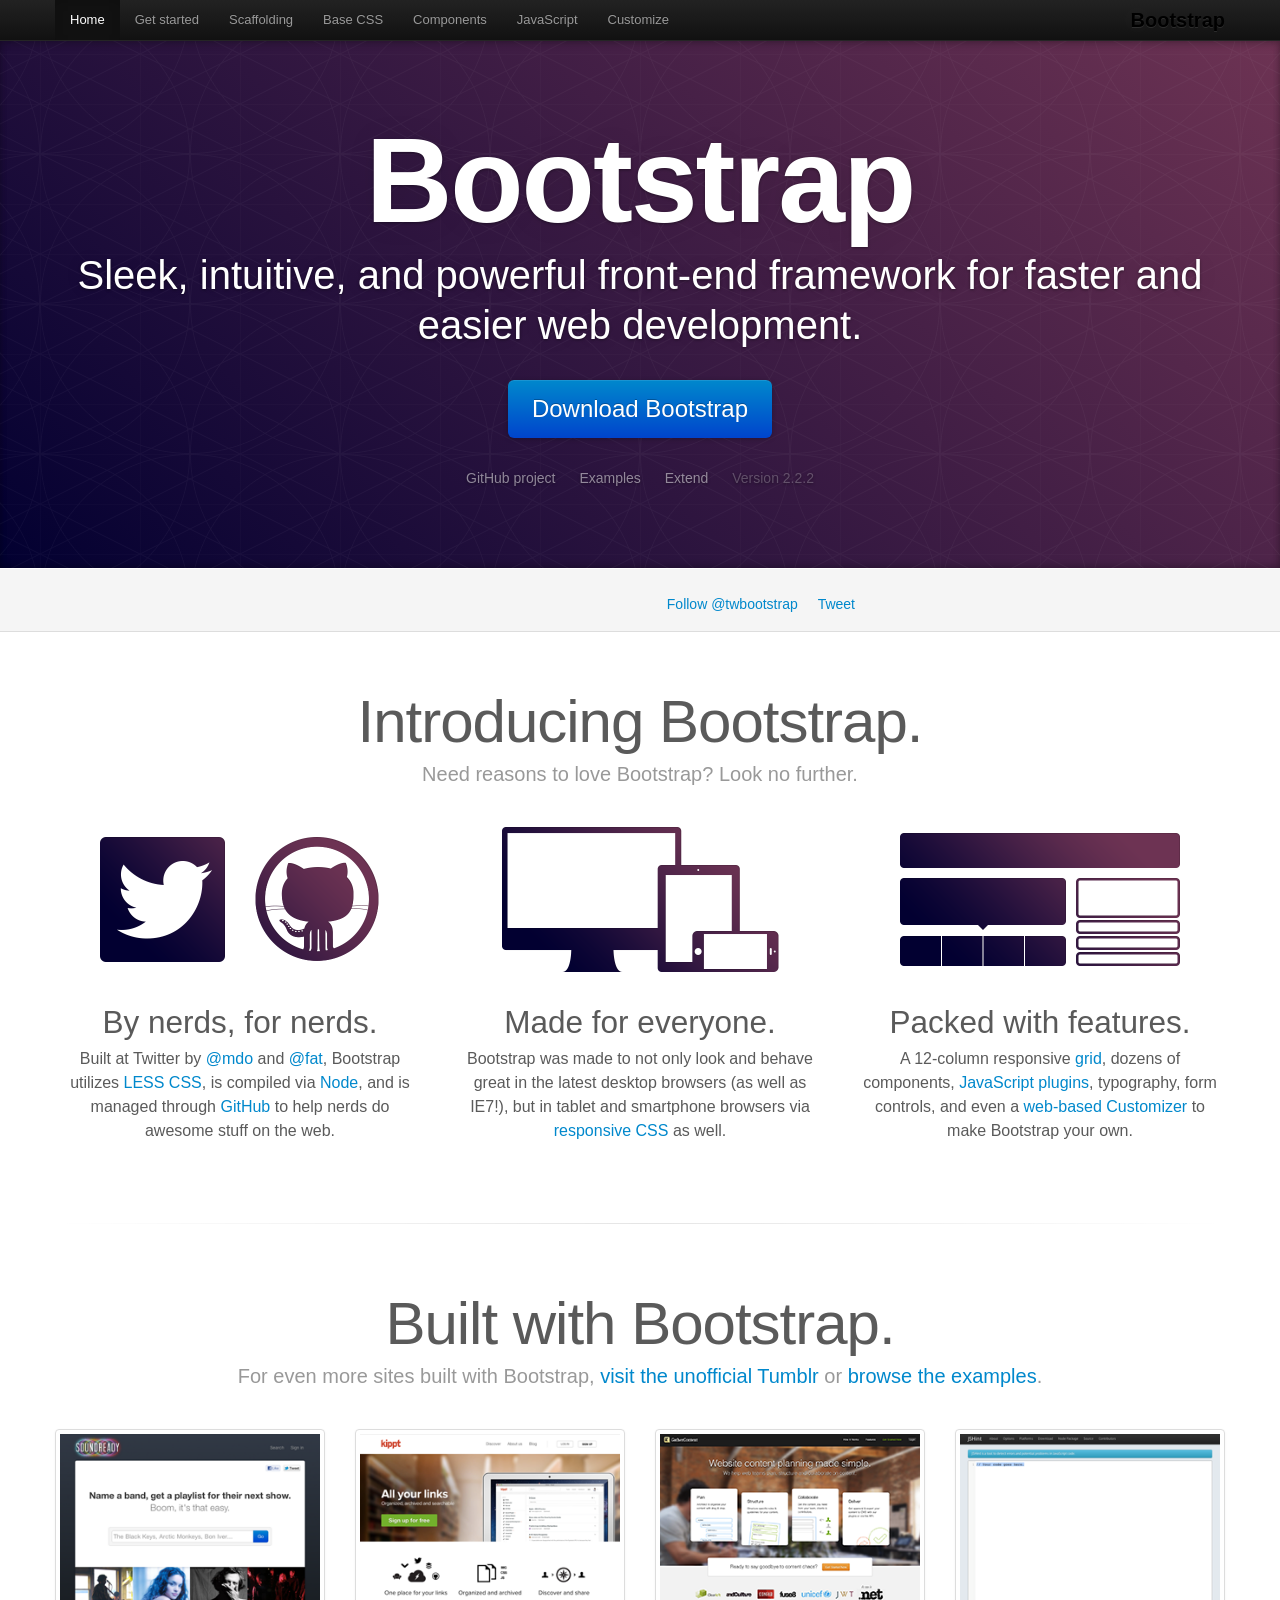
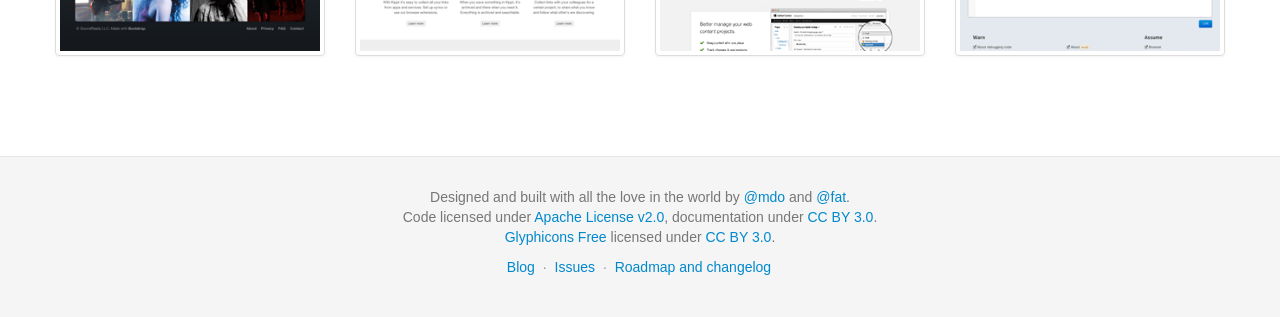
<file: examples/showcase/src/main/webapp/static/twitter-bootstrap/docs/index.html>
<!DOCTYPE html>
<html lang="en">
  <head>
    <meta charset="utf-8">
    <title>Bootstrap</title>
    <meta name="viewport" content="width=device-width, initial-scale=1.0">
    <meta name="description" content="">
    <meta name="author" content="">

    <!-- Le styles -->
    <link href="assets/css/bootstrap.css" rel="stylesheet">
    <link href="assets/css/bootstrap-responsive.css" rel="stylesheet">
    <link href="assets/css/docs.css" rel="stylesheet">
    <link href="assets/js/google-code-prettify/prettify.css" rel="stylesheet">

    <!-- Le HTML5 shim, for IE6-8 support of HTML5 elements -->
    <!--[if lt IE 9]>
      <script src="http://html5shim.googlecode.com/svn/trunk/html5.js"></script>
    <![endif]-->

    <!-- Le fav and touch icons -->
    <link rel="apple-touch-icon-precomposed" sizes="144x144" href="assets/ico/apple-touch-icon-144-precomposed.png">
    <link rel="apple-touch-icon-precomposed" sizes="114x114" href="assets/ico/apple-touch-icon-114-precomposed.png">
      <link rel="apple-touch-icon-precomposed" sizes="72x72" href="assets/ico/apple-touch-icon-72-precomposed.png">
                    <link rel="apple-touch-icon-precomposed" href="assets/ico/apple-touch-icon-57-precomposed.png">
                                   <link rel="shortcut icon" href="assets/ico/favicon.png">

  </head>

  <body data-spy="scroll" data-target=".bs-docs-sidebar">

    <!-- Navbar
    ================================================== -->
    <div class="navbar navbar-inverse navbar-fixed-top">
      <div class="navbar-inner">
        <div class="container">
          <button type="button" class="btn btn-navbar" data-toggle="collapse" data-target=".nav-collapse">
            <span class="icon-bar"></span>
            <span class="icon-bar"></span>
            <span class="icon-bar"></span>
          </button>
          <a class="brand" href="./index.html">Bootstrap</a>
          <div class="nav-collapse collapse">
            <ul class="nav">
              <li class="active">
                <a href="./index.html">Home</a>
              </li>
              <li class="">
                <a href="./getting-started.html">Get started</a>
              </li>
              <li class="">
                <a href="./scaffolding.html">Scaffolding</a>
              </li>
              <li class="">
                <a href="./base-css.html">Base CSS</a>
              </li>
              <li class="">
                <a href="./components.html">Components</a>
              </li>
              <li class="">
                <a href="./javascript.html">JavaScript</a>
              </li>
              <li class="">
                <a href="./customize.html">Customize</a>
              </li>
            </ul>
          </div>
        </div>
      </div>
    </div>

<div class="jumbotron masthead">
  <div class="container">
    <h1>Bootstrap</h1>
    <p>Sleek, intuitive, and powerful front-end framework for faster and easier web development.</p>
    <p>
      <a href="assets/bootstrap.zip" class="btn btn-primary btn-large" >Download Bootstrap</a>
    </p>
    <ul class="masthead-links">
      <li>
        <a href="http://github.com/twitter/bootstrap" >GitHub project</a>
      </li>
      <li>
        <a href="./getting-started.html#examples" >Examples</a>
      </li>
      <li>
        <a href="./extend.html" >Extend</a>
      </li>
      <li>
        Version 2.2.2
      </li>
    </ul>
  </div>
</div>

<div class="bs-docs-social">
  <div class="container">
    <ul class="bs-docs-social-buttons">
      <li>
        <iframe class="github-btn" src="http://ghbtns.com/github-btn.html?user=twitter&repo=bootstrap&type=watch&count=true" allowtransparency="true" frameborder="0" scrolling="0" width="100px" height="20px"></iframe>
      </li>
      <li>
        <iframe class="github-btn" src="http://ghbtns.com/github-btn.html?user=twitter&repo=bootstrap&type=fork&count=true" allowtransparency="true" frameborder="0" scrolling="0" width="102px" height="20px"></iframe>
      </li>
      <li class="follow-btn">
        <a href="https://twitter.com/twbootstrap" class="twitter-follow-button" data-link-color="#0069D6" data-show-count="true">Follow @twbootstrap</a>
      </li>
      <li class="tweet-btn">
        <a href="https://twitter.com/share" class="twitter-share-button" data-url="http://twitter.github.com/bootstrap/" data-count="horizontal" data-via="twbootstrap" data-related="mdo:Creator of Twitter Bootstrap">Tweet</a>
      </li>
    </ul>
  </div>
</div>

<div class="container">

  <div class="marketing">

    <h1>Introducing Bootstrap.</h1>
    <p class="marketing-byline">Need reasons to love Bootstrap? Look no further.</p>

    <div class="row-fluid">
      <div class="span4">
        <img class="marketing-img" src="assets/img/bs-docs-twitter-github.png">
        <h2>By nerds, for nerds.</h2>
        <p>Built at Twitter by <a href="http://twitter.com/mdo">@mdo</a> and <a href="http://twitter.com/fat">@fat</a>, Bootstrap utilizes <a href="http://lesscss.org">LESS CSS</a>, is compiled via <a href="http://nodejs.org">Node</a>, and is managed through <a href="http://github.com">GitHub</a> to help nerds do awesome stuff on the web.</p>
      </div>
      <div class="span4">
        <img class="marketing-img" src="assets/img/bs-docs-responsive-illustrations.png">
        <h2>Made for everyone.</h2>
        <p>Bootstrap was made to not only look and behave great in the latest desktop browsers (as well as IE7!), but in tablet and smartphone browsers via <a href="./scaffolding.html#responsive">responsive CSS</a> as well.</p>
      </div>
      <div class="span4">
        <img class="marketing-img" src="assets/img/bs-docs-bootstrap-features.png">
        <h2>Packed with features.</h2>
        <p>A 12-column responsive <a href="./scaffolding.html#gridSystem">grid</a>, dozens of components, <a href="./javascript.html">JavaScript plugins</a>, typography, form controls, and even a <a href="./customize.html">web-based Customizer</a> to make Bootstrap your own.</p>
      </div>
    </div>

    <hr class="soften">

    <h1>Built with Bootstrap.</h1>
    <p class="marketing-byline">For even more sites built with Bootstrap, <a href="http://builtwithbootstrap.tumblr.com/" target="_blank">visit the unofficial Tumblr</a> or <a href="./getting-started.html#examples">browse the examples</a>.</p>
    <div class="row-fluid">
      <ul class="thumbnails example-sites">
        <li class="span3">
          <a class="thumbnail" href="http://soundready.fm/" target="_blank">
            <img src="assets/img/example-sites/soundready.png" alt="SoundReady.fm">
          </a>
        </li>
        <li class="span3">
          <a class="thumbnail" href="http://kippt.com/" target="_blank">
            <img src="assets/img/example-sites/kippt.png" alt="Kippt">
          </a>
        </li>
        <li class="span3">
          <a class="thumbnail" href="http://www.gathercontent.com/" target="_blank">
            <img src="assets/img/example-sites/gathercontent.png" alt="Gather Content">
          </a>
        </li>
        <li class="span3">
          <a class="thumbnail" href="http://www.jshint.com/" target="_blank">
            <img src="assets/img/example-sites/jshint.png" alt="JS Hint">
          </a>
        </li>
      </ul>
     </div>

  </div>

</div>



    <!-- Footer
    ================================================== -->
    <footer class="footer">
      <div class="container">
        <p>Designed and built with all the love in the world by <a href="http://twitter.com/mdo" target="_blank">@mdo</a> and <a href="http://twitter.com/fat" target="_blank">@fat</a>.</p>
        <p>Code licensed under <a href="http://www.apache.org/licenses/LICENSE-2.0" target="_blank">Apache License v2.0</a>, documentation under <a href="http://creativecommons.org/licenses/by/3.0/">CC BY 3.0</a>.</p>
        <p><a href="http://glyphicons.com">Glyphicons Free</a> licensed under <a href="http://creativecommons.org/licenses/by/3.0/">CC BY 3.0</a>.</p>
        <ul class="footer-links">
          <li><a href="http://blog.getbootstrap.com">Blog</a></li>
          <li class="muted">&middot;</li>
          <li><a href="https://github.com/twitter/bootstrap/issues?state=open">Issues</a></li>
          <li class="muted">&middot;</li>
          <li><a href="https://github.com/twitter/bootstrap/wiki">Roadmap and changelog</a></li>
        </ul>
      </div>
    </footer>



    <!-- Le javascript
    ================================================== -->
    <!-- Placed at the end of the document so the pages load faster -->
    <script type="text/javascript" src="http://platform.twitter.com/widgets.js"></script>
    <script src="assets/js/jquery.js"></script>
    <script src="assets/js/bootstrap-transition.js"></script>
    <script src="assets/js/bootstrap-alert.js"></script>
    <script src="assets/js/bootstrap-modal.js"></script>
    <script src="assets/js/bootstrap-dropdown.js"></script>
    <script src="assets/js/bootstrap-scrollspy.js"></script>
    <script src="assets/js/bootstrap-tab.js"></script>
    <script src="assets/js/bootstrap-tooltip.js"></script>
    <script src="assets/js/bootstrap-popover.js"></script>
    <script src="assets/js/bootstrap-button.js"></script>
    <script src="assets/js/bootstrap-collapse.js"></script>
    <script src="assets/js/bootstrap-carousel.js"></script>
    <script src="assets/js/bootstrap-typeahead.js"></script>
    <script src="assets/js/bootstrap-affix.js"></script>

    <script src="assets/js/holder/holder.js"></script>
    <script src="assets/js/google-code-prettify/prettify.js"></script>

    <script src="assets/js/application.js"></script>



  </body>
</html>
</file>
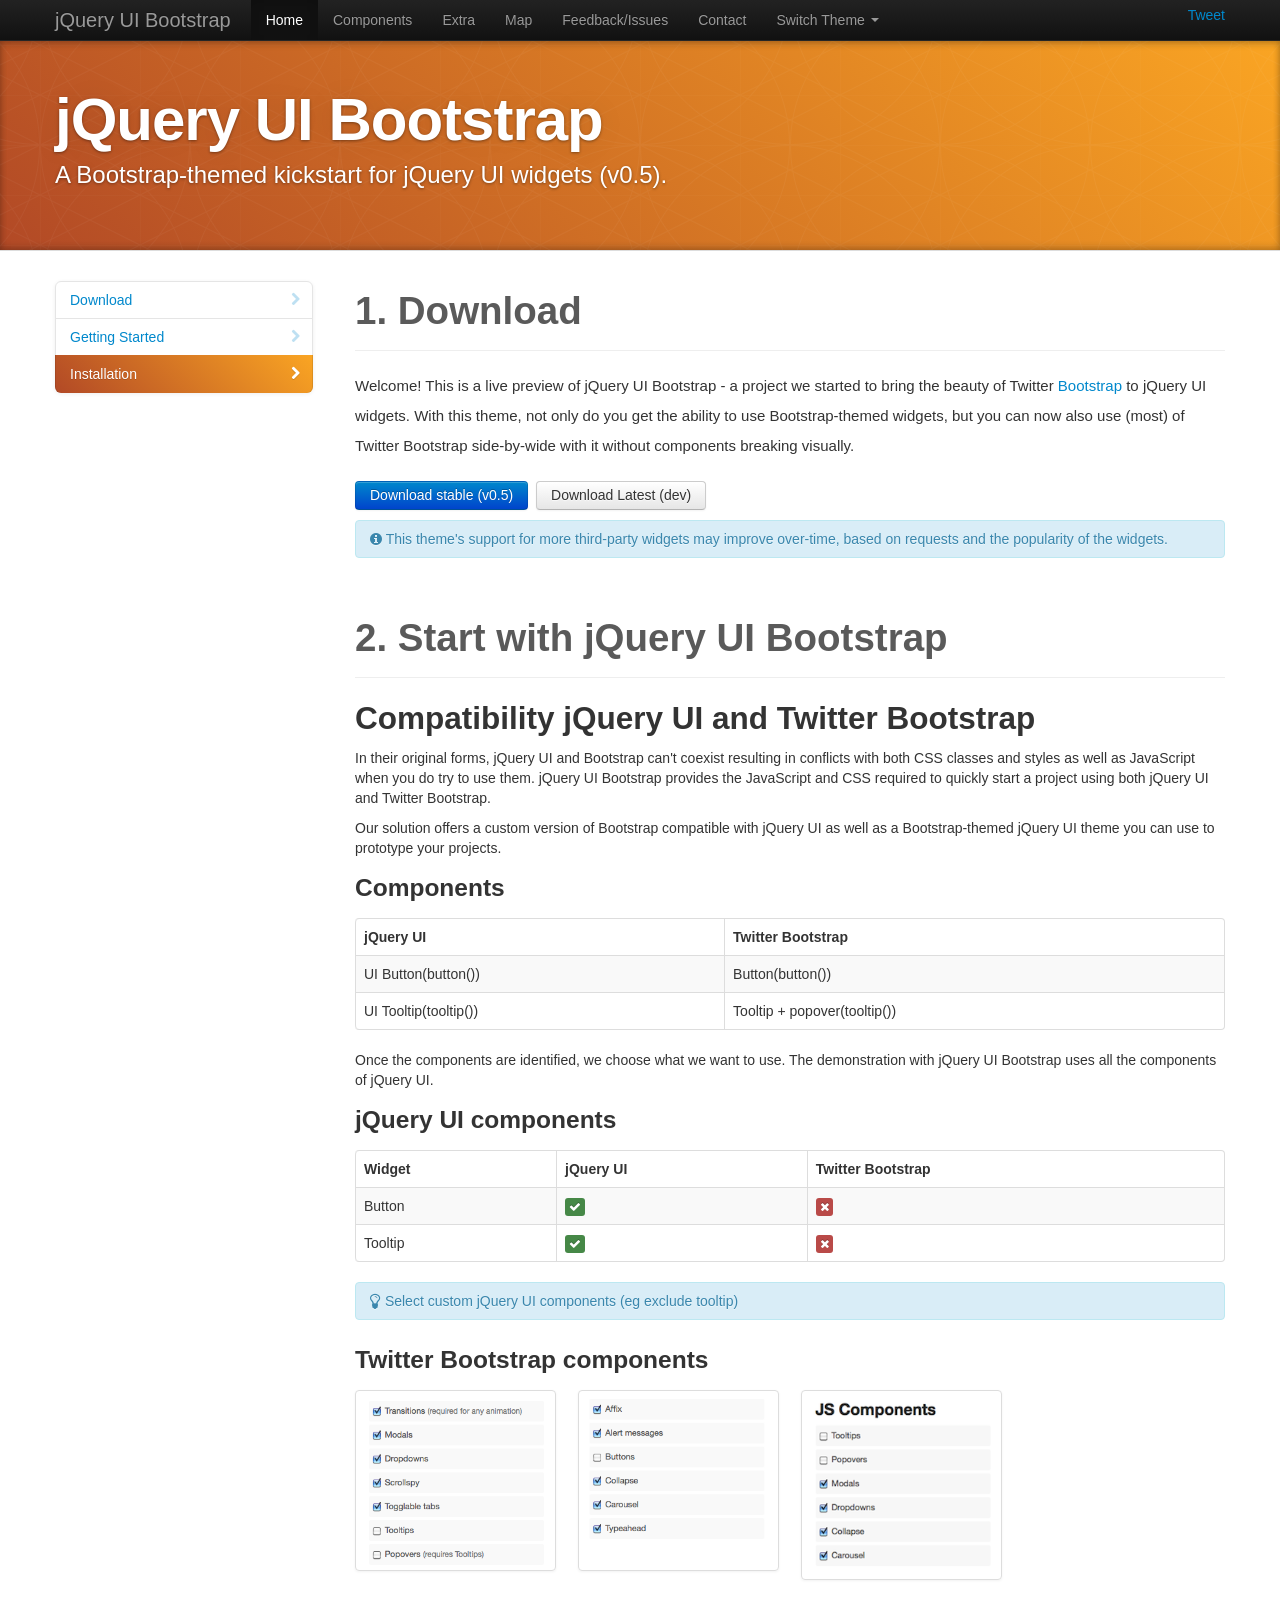
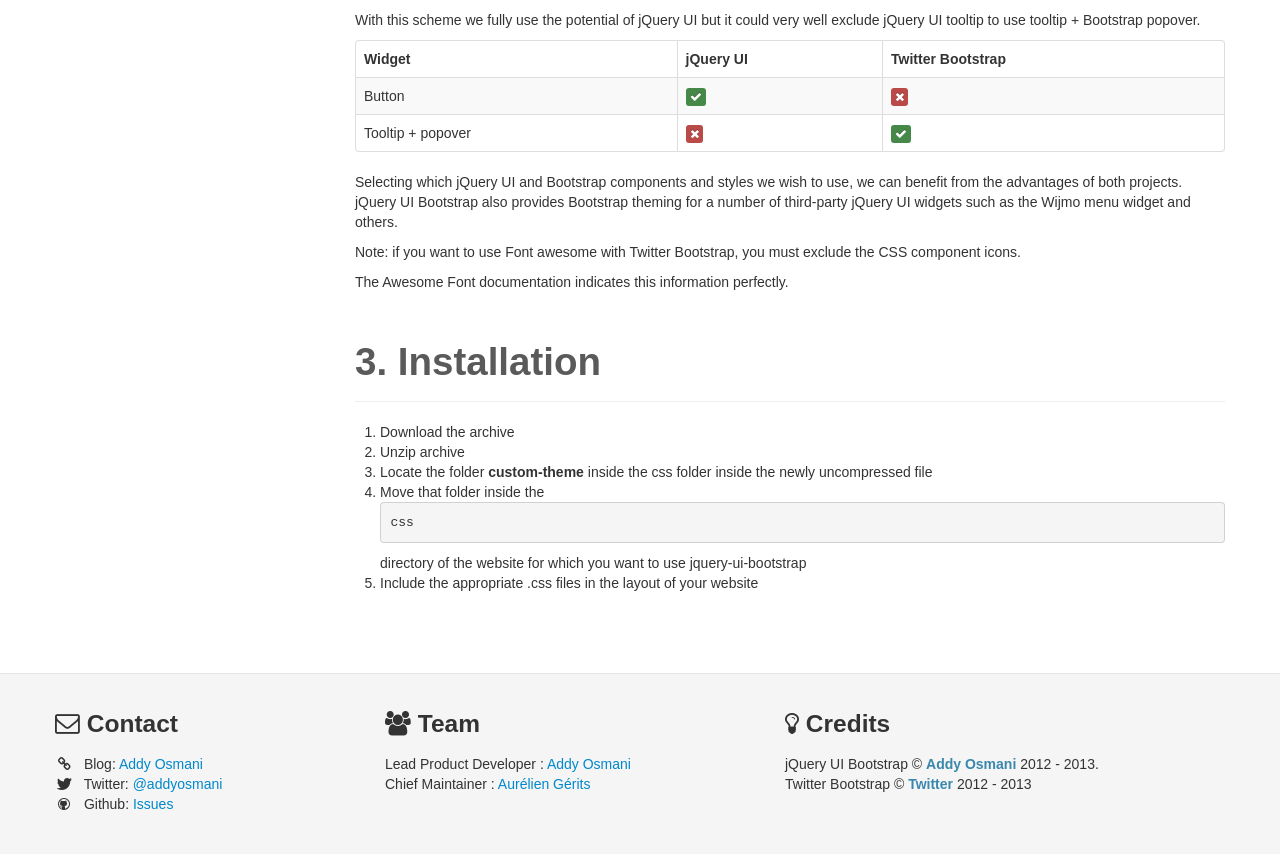
<file: examples/quickstart/src/main/webapp/static/bootstrap05/theme/base/index.html>
<!DOCTYPE html>
        <html lang="en">
        <head>
            <meta charset="utf-8">
            <title>Download jQuery UI Bootstrap</title>
            <meta name="viewport" content="width=device-width, initial-scale=1.0">
            <meta name="description" content="A preview of the jQuery UI Bootstrap theme.">
            <meta name="author" content="Addy Osmani">

            <!-- Le styles -->
			<!-- Use the raw LESS for debugging purposes -->
			<!-- <link rel="stylesheet/less" href="../../less/style.less">
			<script src="../../assets/js/less-1.4.2.min.js"></script> -->
			<!-- for PROD use the compiled CSS -->
			<link type="text/css" href="../../less/style.min.css" rel="stylesheet" />
            <link rel="stylesheet" href="../../assets/css/font-awesome.min.css">
            <!--[if IE 7]>
            <link rel="stylesheet" href="../../assets/css/font-awesome-ie7.min.css">
            <![endif]-->
            <!--[if lt IE 9]>
            <link rel="stylesheet" href="../../css/custom-theme/jquery.ui.1.10.2.ie.css">
            <![endif]-->
            <link rel="stylesheet" href="../../assets/css/docs.css">
            <link rel="stylesheet" href="../../assets/js/google-code-prettify/prettify.css">

            <!-- Le HTML5 shim, for IE6-8 support of HTML5 elements -->
            <!--[if lt IE 9]>
            <script src="http://html5shim.googlecode.com/svn/trunk/html5.js"></script>
            <![endif]-->

            <!-- Le fav and touch icons -->
            <link rel="apple-touch-icon-precomposed" sizes="144x144" href="../../assets/ico/apple-touch-icon-144-precomposed.png">
            <link rel="apple-touch-icon-precomposed" sizes="114x114" href="../../assets/ico/apple-touch-icon-114-precomposed.png">
            <link rel="apple-touch-icon-precomposed" sizes="72x72" href="../../assets/ico/apple-touch-icon-72-precomposed.png">
            <link rel="apple-touch-icon-precomposed" href="../../assets/ico/apple-touch-icon-57-precomposed.png">
            <link rel="shortcut icon" href="../../assets/ico/favicon.png">

        </head>

        <body data-spy="scroll" data-target=".bs-docs-sidebar" data-twttr-rendered="true">

        <!-- Navbar
        ================================================== -->
        <div class="navbar navbar-inverse navbar-fixed-top">
            <div class="navbar-inner">
                <div class="container">
                    <button type="button" class="btn btn-navbar" data-toggle="collapse" data-target=".nav-collapse">
                        <span class="icon-bar"></span>
                        <span class="icon-bar"></span>
                        <span class="icon-bar"></span>
                    </button>
                    <a class="brand" href="http://github.com/addyosmani/jquery-ui-bootstrap">jQuery UI Bootstrap</a>
                    <div class="nav-collapse collapse">
                        <ul class="nav">
                            <li class="active">
                                <a href="./index.html">Home</a>
                            </li>
                            <li>
                                <a href="./components.html">Components</a>
                            </li>
                            <li>
                                <a href="./extra.html">Extra</a>
                            </li>
                            <li>
                                <a href="./map.html">Map</a>
                            </li>
                            <li>
                                <a href="http://github.com/addyosmani/jquery-ui-bootstrap/issues">Feedback/Issues</a>
                            </li>
                            <li>
                                <a href="http://twitter.com/addyosmani">Contact</a>
                            </li>
                            <li class="dropdown">
								<a href="#" class="dropdown-toggle" data-toggle="dropdown">
									Switch Theme <b class="caret"></b>
								</a>
								<ul class="dropdown-menu" role="menu" aria-labelledby="dropdownMenu">
									<li><a tabindex="-1" href="../../index.html">Default Bootstrap Theme (Non LESS'd)</a></li>
									<li><a tabindex="-1" href="../united/index.html">United Theme via Bootswatch (LESS'd)</a></li>
									<li><a tabindex="-1" href="./index.html">Default Bootstrap Theme (LESS'd)</a></li>
								</ul>
                            </li>
                        </ul>
                        <div id="twitter-share" class="pull-right">
                            <a href="https://twitter.com/share" class="twitter-share-button" data-url="http://addyosmani.github.com/jquery-ui-bootstrap/" data-text="A new jQuery UI Bootstrap theme" data-via="addyosmani" data-size="large">Tweet</a>
                            <script>!function(d,s,id){var js,fjs=d.getElementsByTagName(s)[0];if(!d.getElementById(id)){js=d.createElement(s);js.id=id;js.src="//platform.twitter.com/widgets.js";fjs.parentNode.insertBefore(js,fjs);}}(document,"script","twitter-wjs");</script>
                        </div>
                    </div>
                </div>
            </div>
        </div>


        <!-- Subhead
        ================================================== -->
        <header class="jumbotron subhead" id="overview">
            <div class="container">
                <h1>jQuery UI Bootstrap</h1>
                <p class="lead">A Bootstrap-themed kickstart for jQuery UI widgets (v0.5).</p>
            </div>
        </header>


        <div class="container">
        <!-- Docs nav ================================================== -->
        <div class="row">
        <div class="span3 bs-docs-sidebar">
            <ul class="nav nav-list bs-docs-sidenav">
                <li><a href="#block-download"><i class="icon-chevron-right"></i> Download</a></li>
                <li><a href="#block-documentation"><i class="icon-chevron-right"></i> Getting Started</a></li>
                <li><a href="#block-installation"><i class="icon-chevron-right"></i> Installation</a></li>
            </ul>
        </div>
        <div class="span9">
            <!-- Download ================================================== -->
            <section id="block-download">
                <div class="page-header">
                    <h1>1. Download</h1>
                </div>
                <div class="row-fluid">
                    <p class="docs-lead">
                        Welcome! This is a live preview of jQuery UI Bootstrap - a project we started to bring the beauty of Twitter <a href="http://twitter.github.com/bootstrap/">Bootstrap</a> to jQuery UI widgets.
                        With this theme, not only do you get the ability to use Bootstrap-themed widgets, but you can now also use (most) of Twitter Bootstrap side-by-wide with it without components breaking visually.
                    </p>
                    <p>
                        <a class="download-btn ui-button-primary" href="https://github.com/addyosmani/jquery-ui-bootstrap/zipball/v0.5pre">Download stable (v0.5)</a>
                        <a class="download-btn" href="https://github.com/addyosmani/jquery-ui-bootstrap/zipball/master" >Download Latest (dev)</a>
                    </p>
                </div>
                <div class="alert alert-info">
                    <span class="icon-info-sign"></span> This theme's support for more third-party widgets may improve over-time, based on requests and the popularity of the widgets.
                </div>
            </section>
            <section id="block-documentation">
                <div class="page-header">
                    <h1>2. Start with jQuery UI Bootstrap</h1>
                </div>
                <h2>Compatibility jQuery UI and Twitter Bootstrap</h2>

                <p>
                    In their original forms, jQuery UI and Bootstrap can't coexist resulting in conflicts with both CSS classes and styles as well as JavaScript when you do try to use them. jQuery UI Bootstrap provides the JavaScript and CSS required to quickly start a project using both jQuery UI and Twitter Bootstrap.
                </p>
                <p>
                    Our solution offers a custom version of Bootstrap compatible with jQuery UI as well as a Bootstrap-themed jQuery UI theme you can use to prototype your projects.
                </p>
                <h3>Components</h3>
                <table class="table table-bordered table-striped table-hover">
                    <thead>
                    <tr>
                        <th>jQuery UI</th>
                        <th>Twitter Bootstrap</th>
                    </tr>
                    </thead>
                    <tbody>
                    <tr>
                        <td>UI Button(button())</td>
                        <td>Button(button())</td>
                    </tr>
                    <tr>
                        <td>UI Tooltip(tooltip())</td>
                        <td>Tooltip + popover(tooltip())</td>
                    </tr>
                    </tbody>
                </table>
                <p>
                    Once the components are identified, we choose what we want to use.
                    The demonstration with jQuery UI Bootstrap uses all the components of jQuery UI.
                </p>
                <h3>jQuery UI components</h3>
                <table class="table table-bordered table-striped table-hover">
                    <thead>
                    <tr>
                        <th>Widget</th>
                        <th>jQuery UI</th>
                        <th>Twitter Bootstrap</th>
                    </tr>
                    </thead>
                    <tbody>
                    <tr>
                        <td>Button</td>
                        <td><div class="label label-success"><span class="icon-ok"></span></div></td>
                        <td><div class="label label-important"><span class="icon-remove"></span></div></td>
                    </tr>
                    <tr>
                        <td>Tooltip</td>
                        <td><div class="label label-success"><span class="icon-ok"></span></div></td>
                        <td><div class="label label-important"><span class="icon-remove"></span></div></td>
                    </tr>
                    </tbody>
                </table>
                <div class="alert alert-info">
                    <span class="icon-lightbulb icon-large"></span>  Select custom jQuery UI components (eg exclude tooltip)
                </div>
                <h3> Twitter Bootstrap components</h3>
                <div class="row-fluid">
                    <ul class="thumbnails">
                        <li class="span3">
                            <a href="#"class="thumbnail"><img src="../../assets/img/bootstrap-jquery-plugins-01.png" alt="bootstrap-jquery-plugins-01" width="295" height="265" class="alignnone size-full wp-image-281" /></a>
                        </li>
                        <li class="span3">
                            <a href="#"class="thumbnail"><img src="../../assets/img/bootstrap-jquery-plugins-02.png" alt="bootstrap-jquery-plugins-02" width="295" height="265" class="alignnone size-full wp-image-282" /></a>
                        </li>
                        <li class="span3">
                            <a href="#"class="thumbnail"><img src="../../assets/img/bootstrap-js-components.png" alt="bootstrap-js-components" width="250" height="236" class="alignnone size-full wp-image-274" /></a>
                        </li>
                    </ul>
                </div>
                <p>
                    With this scheme we fully use the potential of jQuery UI but it could very well exclude jQuery UI tooltip to use tooltip + Bootstrap popover.
                </p>
                <table class="table table-bordered table-striped table-hover">
                    <thead>
                    <tr>
                        <th>Widget</th>
                        <th>jQuery UI</th>
                        <th>Twitter Bootstrap</th>
                    </tr>
                    </thead>
                    <tbody>
                    <tr>
                        <td>Button</td>
                        <td><div class="label label-success"><span class="icon-ok"></span></div></td>
                        <td><div class="label label-important"><span class="icon-remove"></span></div></td>
                    </tr>
                    <tr>
                        <td>Tooltip + popover</td>
                        <td><div class="label label-important"><span class="icon-remove"></span></div></td>
                        <td><div class="label label-success"><span class="icon-ok"></span></div></td>
                    </tr>
                    </tbody>
                </table>
                <p>
                    Selecting which jQuery UI and Bootstrap components and styles we wish to use, we can benefit from the advantages of both projects. jQuery UI Bootstrap also provides Bootstrap theming for a number of third-party jQuery UI widgets such as the Wijmo menu widget and others.
                </p>
                <p>
                    Note: if you want to use Font awesome with Twitter Bootstrap, you must exclude the CSS component icons.
                </p>
                <p>
                    The Awesome Font documentation indicates this information perfectly.
                </p>
            </section>
            <section id="block-installation">
                <div class="page-header">
                    <h1>3. Installation</h1>
                </div>
                <ol>
                    <li>Download the archive</li>
                    <li>Unzip archive</li>
                    <li>Locate the folder <b>custom-theme</b> inside the css folder inside the newly uncompressed file</li>
                    <li>Move that folder inside the <pre>css</pre> directory of the website for which you want to use jquery-ui-bootstrap </li>
                    <li>Include the appropriate .css files in the layout of your website</li>
                </ol>

            </section>
        </div>
    </div>
</div>

<!-- Footer
================================================== -->
<footer class="footer">
    <div class="container">
        <div class="row">
          <div class="span3">
            <h3><span class="icon-envelope"></span> Contact</h3>
            <ul class="icons">
              <li><i class="icon-link"></i> Blog: <a class="targetblank" href="http://addyosmani.com/blog/">Addy Osmani</a></li>
              <li><i class="icon-twitter"></i> Twitter: <a class="targetblank" href="https://twitter.com/addyosmani">@addyosmani</a></li>
              <li><i class="icon-github"></i> Github: <a class="targetblank" href="https://github.com/addyosmani/jquery-ui-bootstrap/issues?state=open">Issues</a></li>
            </ul>
          </div>
          <div class="span9">
            <div class="span4">
                <h3><span class="icon-group"></span> Team</h3>
                <ul class="unstyled">
                    <li>Lead Product Developer : <a class="targetblank" href="http://addyosmani.com/blog/" hreflang="en">Addy Osmani</a></li>
                    <li>Chief Maintainer : <a class="targetblank" href="http://blog.aurelien-gerits.be" hreflang="fr">Aurélien Gérits</a></li>
                </ul>
            </div>
            <div class="span4">
                <h3><span class="icon-lightbulb"></span> Credits</h3>
                <ul class="unstyled">
                    <li>jQuery UI Bootstrap &copy; <strong class="text-info">Addy Osmani</strong> 2012 - 2013.</li>
                    <li>Twitter Bootstrap &copy; <strong class="text-info">Twitter</strong> 2012 - 2013</li>
                </ul>
            </div>
          </div>
        </div>
    </div>
</footer>
<!-- Placed at the end of the document so the pages load faster -->
<script src="../../assets/js/jquery-1.9.1.min.js"></script>
<script src="../../assets/js/bootstrap.min.js"></script>
<script src="../../assets/js/holder.js"></script>
<script src="../../assets/js/jquery-ui-1.10.3.custom.min.js"></script>
<script src="../../assets/js/google-code-prettify/prettify.js"></script>
<script src="../../assets/js/docs.js"></script>
<script src="../../assets/js/demo.js"></script>
</body>
</html>
</file>
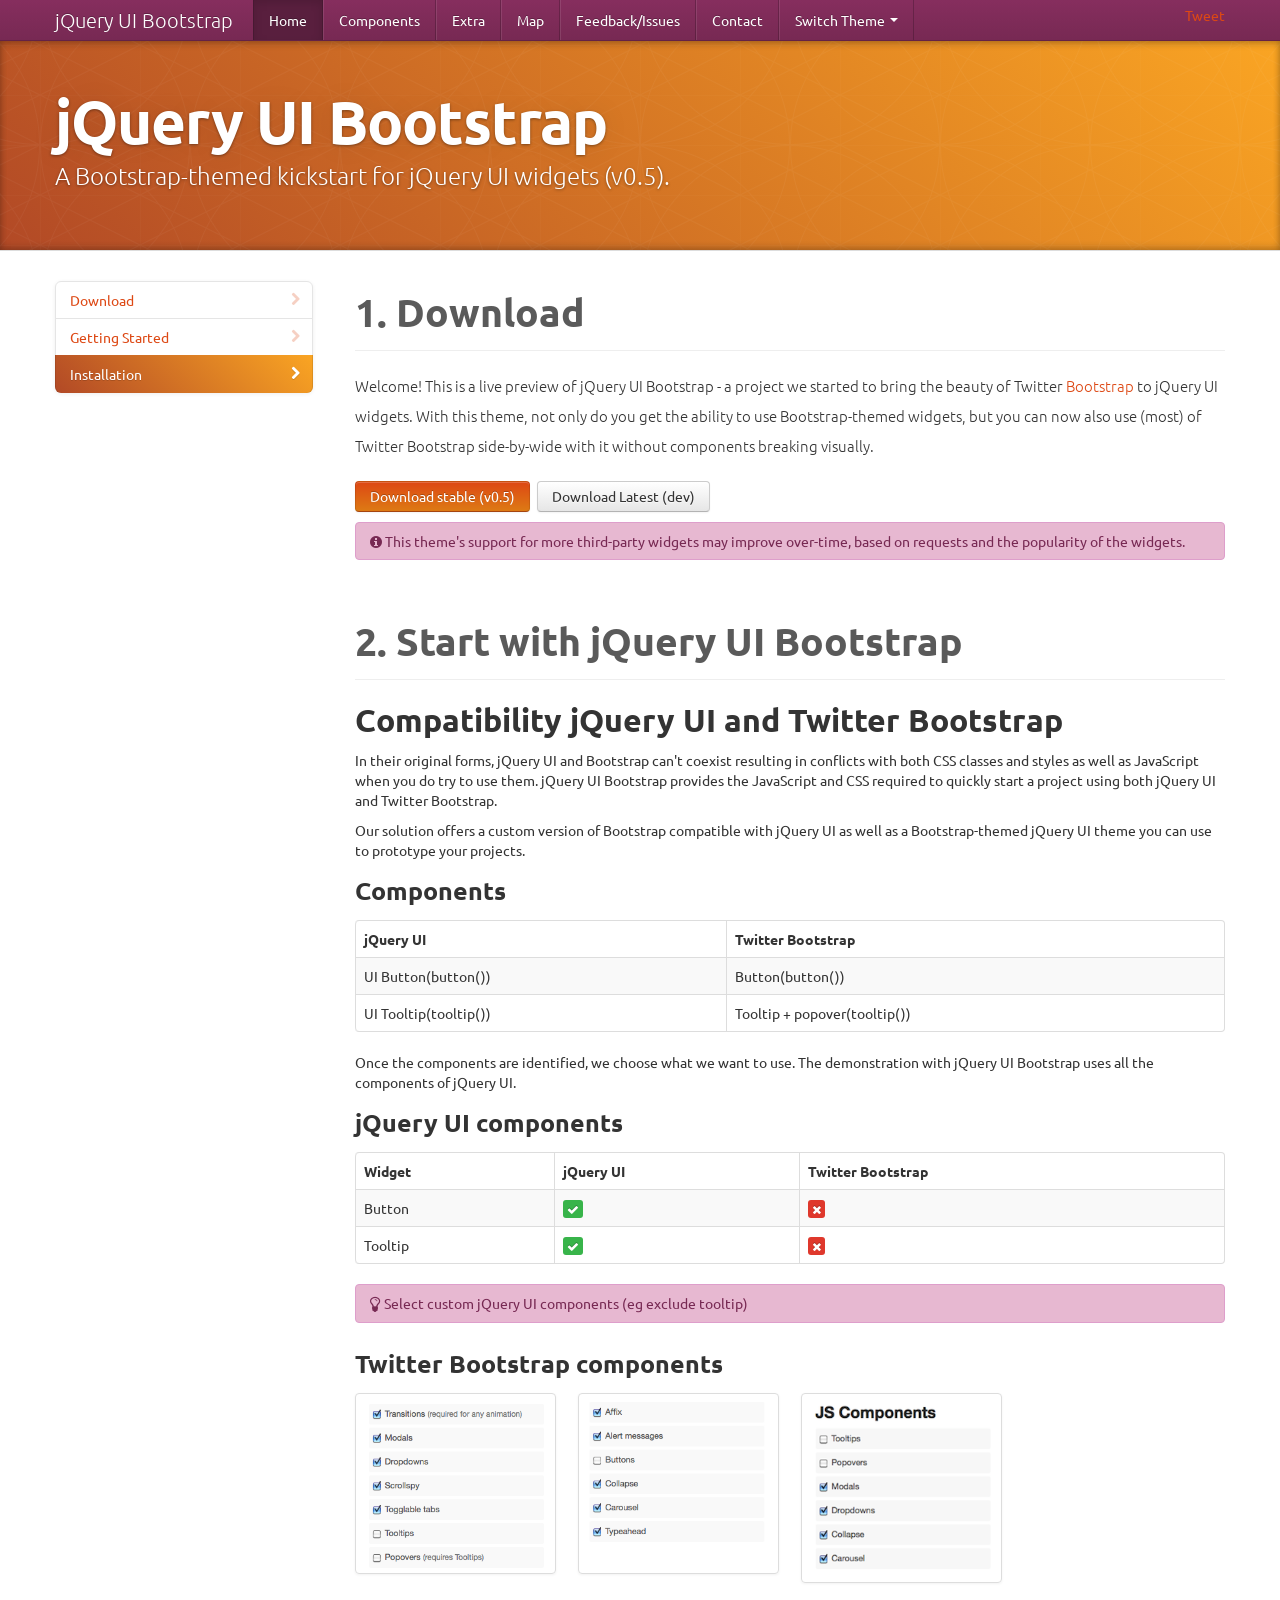
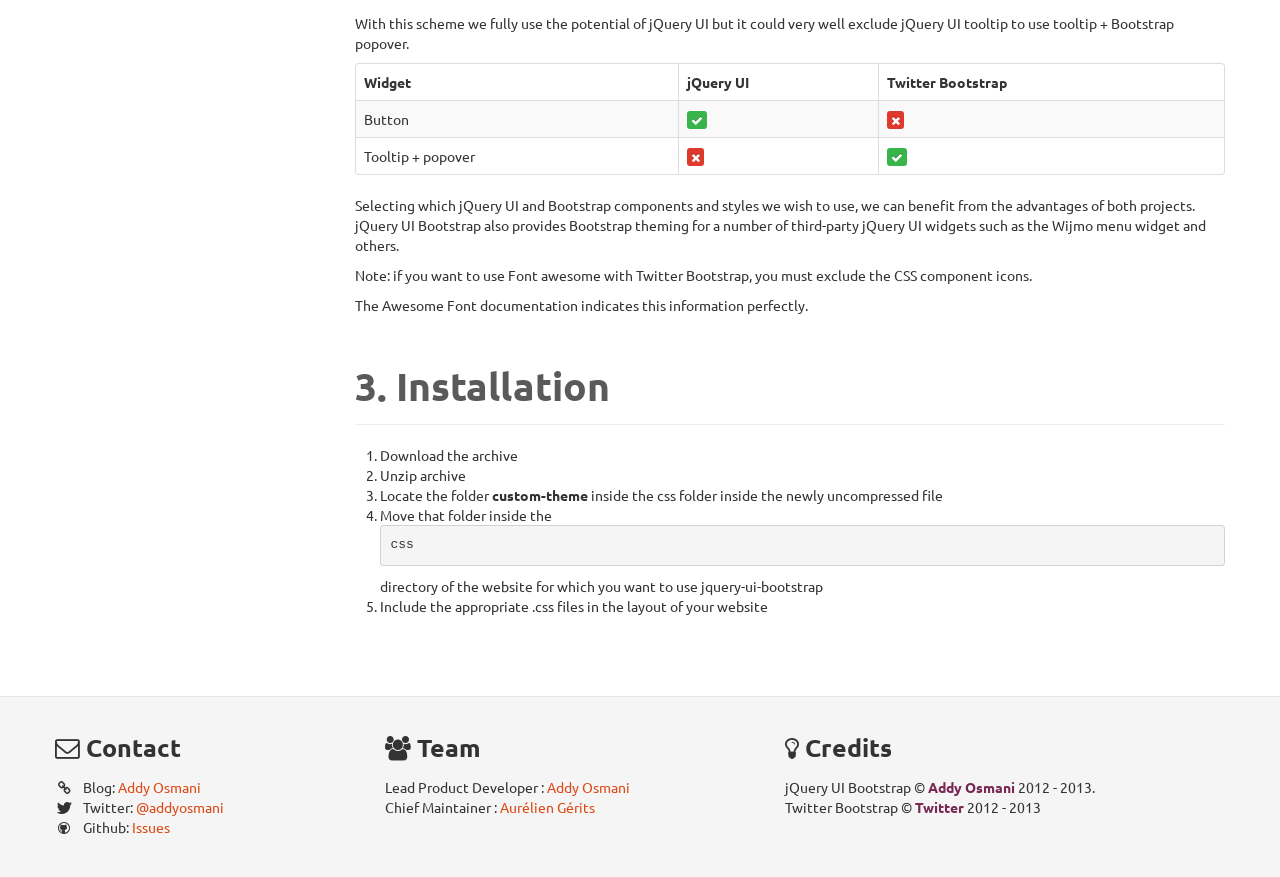
<file: examples/quickstart/src/main/webapp/static/bootstrap05/theme/united/index.html>
<!DOCTYPE html>
        <html lang="en">
        <head>
            <meta charset="utf-8">
            <title>Download jQuery UI Bootstrap</title>
            <meta name="viewport" content="width=device-width, initial-scale=1.0">
            <meta name="description" content="A preview of the jQuery UI Bootstrap theme.">
            <meta name="author" content="Addy Osmani">

            <!-- Le styles -->
			<!-- Use the raw LESS for debugging purposes -->
			<!-- <link rel="stylesheet/less" href="../../less/style2.less">
			<script src="../../assets/js/less-1.4.2.min.js"></script> -->
			<!-- for PROD use the compiled CSS -->
			<link type="text/css" href="../../less/style2.min.css" rel="stylesheet" />
            <link rel="stylesheet" href="../../assets/css/font-awesome.min.css">
            <!--[if IE 7]>
            <link rel="stylesheet" href="../../assets/css/font-awesome-ie7.min.css">
            <![endif]-->
            <!--[if lt IE 9]>
            <link rel="stylesheet" href="../../css/custom-theme/jquery.ui.1.10.2.ie.css">
            <![endif]-->
            <link rel="stylesheet" href="../../assets/css/docs.css">
            <link rel="stylesheet" href="../../assets/js/google-code-prettify/prettify.css">

            <!-- Le HTML5 shim, for IE6-8 support of HTML5 elements -->
            <!--[if lt IE 9]>
            <script src="http://html5shim.googlecode.com/svn/trunk/html5.js"></script>
            <![endif]-->

            <!-- Le fav and touch icons -->
            <link rel="apple-touch-icon-precomposed" sizes="144x144" href="../../assets/ico/apple-touch-icon-144-precomposed.png">
            <link rel="apple-touch-icon-precomposed" sizes="114x114" href="../../assets/ico/apple-touch-icon-114-precomposed.png">
            <link rel="apple-touch-icon-precomposed" sizes="72x72" href="../../assets/ico/apple-touch-icon-72-precomposed.png">
            <link rel="apple-touch-icon-precomposed" href="../../assets/ico/apple-touch-icon-57-precomposed.png">
            <link rel="shortcut icon" href="../../assets/ico/favicon.png">

        </head>

        <body data-spy="scroll" data-target=".bs-docs-sidebar" data-twttr-rendered="true">

        <!-- Navbar
        ================================================== -->
        <div class="navbar navbar-inverse navbar-fixed-top">
            <div class="navbar-inner">
                <div class="container">
                    <button type="button" class="btn btn-navbar" data-toggle="collapse" data-target=".nav-collapse">
                        <span class="icon-bar"></span>
                        <span class="icon-bar"></span>
                        <span class="icon-bar"></span>
                    </button>
                    <a class="brand" href="http://github.com/addyosmani/jquery-ui-bootstrap">jQuery UI Bootstrap</a>
                    <div class="nav-collapse collapse">
                        <ul class="nav">
                            <li class="active">
                                <a href="./index.html">Home</a>
                            </li>
                            <li>
                                <a href="./components.html">Components</a>
                            </li>
                            <li>
                                <a href="./extra.html">Extra</a>
                            </li>
                            <li>
                                <a href="./map.html">Map</a>
                            </li>
                            <li>
                                <a href="http://github.com/addyosmani/jquery-ui-bootstrap/issues">Feedback/Issues</a>
                            </li>
                            <li>
                                <a href="http://twitter.com/addyosmani">Contact</a>
                            </li>
                            <li class="dropdown">
								<a href="#" class="dropdown-toggle" data-toggle="dropdown">
									Switch Theme <b class="caret"></b>
								</a>
								<ul class="dropdown-menu" role="menu" aria-labelledby="dropdownMenu">
									<li><a tabindex="-1" href="../../index.html">Default Bootstrap Theme (Non LESS'd)</a></li>
									<li><a tabindex="-1" href="./index.html">United Theme via Bootswatch (LESS'd)</a></li>
									<li><a tabindex="-1" href="../base/index.html">Default Bootstrap Theme (LESS'd)</a></li>
								</ul>
                            </li>
                        </ul>
                        <div id="twitter-share" class="pull-right">
                            <a href="https://twitter.com/share" class="twitter-share-button" data-url="http://addyosmani.github.com/jquery-ui-bootstrap/" data-text="A new jQuery UI Bootstrap theme" data-via="addyosmani" data-size="large">Tweet</a>
                            <script>!function(d,s,id){var js,fjs=d.getElementsByTagName(s)[0];if(!d.getElementById(id)){js=d.createElement(s);js.id=id;js.src="//platform.twitter.com/widgets.js";fjs.parentNode.insertBefore(js,fjs);}}(document,"script","twitter-wjs");</script>
                        </div>
                    </div>
                </div>
            </div>
        </div>


        <!-- Subhead
        ================================================== -->
        <header class="jumbotron subhead" id="overview">
            <div class="container">
                <h1>jQuery UI Bootstrap</h1>
                <p class="lead">A Bootstrap-themed kickstart for jQuery UI widgets (v0.5).</p>
            </div>
        </header>


        <div class="container">
        <!-- Docs nav ================================================== -->
        <div class="row">
        <div class="span3 bs-docs-sidebar">
            <ul class="nav nav-list bs-docs-sidenav">
                <li><a href="#block-download"><i class="icon-chevron-right"></i> Download</a></li>
                <li><a href="#block-documentation"><i class="icon-chevron-right"></i> Getting Started</a></li>
                <li><a href="#block-installation"><i class="icon-chevron-right"></i> Installation</a></li>
            </ul>
        </div>
        <div class="span9">
            <!-- Download ================================================== -->
            <section id="block-download">
                <div class="page-header">
                    <h1>1. Download</h1>
                </div>
                <div class="row-fluid">
                    <p class="docs-lead">
                        Welcome! This is a live preview of jQuery UI Bootstrap - a project we started to bring the beauty of Twitter <a href="http://twitter.github.com/bootstrap/">Bootstrap</a> to jQuery UI widgets.
                        With this theme, not only do you get the ability to use Bootstrap-themed widgets, but you can now also use (most) of Twitter Bootstrap side-by-wide with it without components breaking visually.
                    </p>
                    <p>
                        <a class="download-btn ui-button-primary" href="https://github.com/addyosmani/jquery-ui-bootstrap/zipball/v0.5pre">Download stable (v0.5)</a>
                        <a class="download-btn" href="https://github.com/addyosmani/jquery-ui-bootstrap/zipball/master" >Download Latest (dev)</a>
                    </p>
                </div>
                <div class="alert alert-info">
                    <span class="icon-info-sign"></span> This theme's support for more third-party widgets may improve over-time, based on requests and the popularity of the widgets.
                </div>
            </section>
            <section id="block-documentation">
                <div class="page-header">
                    <h1>2. Start with jQuery UI Bootstrap</h1>
                </div>
                <h2>Compatibility jQuery UI and Twitter Bootstrap</h2>

                <p>
                    In their original forms, jQuery UI and Bootstrap can't coexist resulting in conflicts with both CSS classes and styles as well as JavaScript when you do try to use them. jQuery UI Bootstrap provides the JavaScript and CSS required to quickly start a project using both jQuery UI and Twitter Bootstrap.
                </p>
                <p>
                    Our solution offers a custom version of Bootstrap compatible with jQuery UI as well as a Bootstrap-themed jQuery UI theme you can use to prototype your projects.
                </p>
                <h3>Components</h3>
                <table class="table table-bordered table-striped table-hover">
                    <thead>
                    <tr>
                        <th>jQuery UI</th>
                        <th>Twitter Bootstrap</th>
                    </tr>
                    </thead>
                    <tbody>
                    <tr>
                        <td>UI Button(button())</td>
                        <td>Button(button())</td>
                    </tr>
                    <tr>
                        <td>UI Tooltip(tooltip())</td>
                        <td>Tooltip + popover(tooltip())</td>
                    </tr>
                    </tbody>
                </table>
                <p>
                    Once the components are identified, we choose what we want to use.
                    The demonstration with jQuery UI Bootstrap uses all the components of jQuery UI.
                </p>
                <h3>jQuery UI components</h3>
                <table class="table table-bordered table-striped table-hover">
                    <thead>
                    <tr>
                        <th>Widget</th>
                        <th>jQuery UI</th>
                        <th>Twitter Bootstrap</th>
                    </tr>
                    </thead>
                    <tbody>
                    <tr>
                        <td>Button</td>
                        <td><div class="label label-success"><span class="icon-ok"></span></div></td>
                        <td><div class="label label-important"><span class="icon-remove"></span></div></td>
                    </tr>
                    <tr>
                        <td>Tooltip</td>
                        <td><div class="label label-success"><span class="icon-ok"></span></div></td>
                        <td><div class="label label-important"><span class="icon-remove"></span></div></td>
                    </tr>
                    </tbody>
                </table>
                <div class="alert alert-info">
                    <span class="icon-lightbulb icon-large"></span>  Select custom jQuery UI components (eg exclude tooltip)
                </div>
                <h3> Twitter Bootstrap components</h3>
                <div class="row-fluid">
                    <ul class="thumbnails">
                        <li class="span3">
                            <a href="#"class="thumbnail"><img src="../../assets/img/bootstrap-jquery-plugins-01.png" alt="bootstrap-jquery-plugins-01" width="295" height="265" class="alignnone size-full wp-image-281" /></a>
                        </li>
                        <li class="span3">
                            <a href="#"class="thumbnail"><img src="../../assets/img/bootstrap-jquery-plugins-02.png" alt="bootstrap-jquery-plugins-02" width="295" height="265" class="alignnone size-full wp-image-282" /></a>
                        </li>
                        <li class="span3">
                            <a href="#"class="thumbnail"><img src="../../assets/img/bootstrap-js-components.png" alt="bootstrap-js-components" width="250" height="236" class="alignnone size-full wp-image-274" /></a>
                        </li>
                    </ul>
                </div>
                <p>
                    With this scheme we fully use the potential of jQuery UI but it could very well exclude jQuery UI tooltip to use tooltip + Bootstrap popover.
                </p>
                <table class="table table-bordered table-striped table-hover">
                    <thead>
                    <tr>
                        <th>Widget</th>
                        <th>jQuery UI</th>
                        <th>Twitter Bootstrap</th>
                    </tr>
                    </thead>
                    <tbody>
                    <tr>
                        <td>Button</td>
                        <td><div class="label label-success"><span class="icon-ok"></span></div></td>
                        <td><div class="label label-important"><span class="icon-remove"></span></div></td>
                    </tr>
                    <tr>
                        <td>Tooltip + popover</td>
                        <td><div class="label label-important"><span class="icon-remove"></span></div></td>
                        <td><div class="label label-success"><span class="icon-ok"></span></div></td>
                    </tr>
                    </tbody>
                </table>
                <p>
                    Selecting which jQuery UI and Bootstrap components and styles we wish to use, we can benefit from the advantages of both projects. jQuery UI Bootstrap also provides Bootstrap theming for a number of third-party jQuery UI widgets such as the Wijmo menu widget and others.
                </p>
                <p>
                    Note: if you want to use Font awesome with Twitter Bootstrap, you must exclude the CSS component icons.
                </p>
                <p>
                    The Awesome Font documentation indicates this information perfectly.
                </p>
            </section>
            <section id="block-installation">
                <div class="page-header">
                    <h1>3. Installation</h1>
                </div>
                <ol>
                    <li>Download the archive</li>
                    <li>Unzip archive</li>
                    <li>Locate the folder <b>custom-theme</b> inside the css folder inside the newly uncompressed file</li>
                    <li>Move that folder inside the <pre>css</pre> directory of the website for which you want to use jquery-ui-bootstrap </li>
                    <li>Include the appropriate .css files in the layout of your website</li>
                </ol>

            </section>
        </div>
    </div>
</div>

<!-- Footer
================================================== -->
<footer class="footer">
    <div class="container">
        <div class="row">
          <div class="span3">
            <h3><span class="icon-envelope"></span> Contact</h3>
            <ul class="icons">
              <li><i class="icon-link"></i> Blog: <a class="targetblank" href="http://addyosmani.com/blog/">Addy Osmani</a></li>
              <li><i class="icon-twitter"></i> Twitter: <a class="targetblank" href="https://twitter.com/addyosmani">@addyosmani</a></li>
              <li><i class="icon-github"></i> Github: <a class="targetblank" href="https://github.com/addyosmani/jquery-ui-bootstrap/issues?state=open">Issues</a></li>
            </ul>
          </div>
          <div class="span9">
            <div class="span4">
                <h3><span class="icon-group"></span> Team</h3>
                <ul class="unstyled">
                    <li>Lead Product Developer : <a class="targetblank" href="http://addyosmani.com/blog/" hreflang="en">Addy Osmani</a></li>
                    <li>Chief Maintainer : <a class="targetblank" href="http://blog.aurelien-gerits.be" hreflang="fr">Aurélien Gérits</a></li>
                </ul>
            </div>
            <div class="span4">
                <h3><span class="icon-lightbulb"></span> Credits</h3>
                <ul class="unstyled">
                    <li>jQuery UI Bootstrap &copy; <strong class="text-info">Addy Osmani</strong> 2012 - 2013.</li>
                    <li>Twitter Bootstrap &copy; <strong class="text-info">Twitter</strong> 2012 - 2013</li>
                </ul>
            </div>
          </div>
        </div>
    </div>
</footer>
<!-- Placed at the end of the document so the pages load faster -->
<script src="../../assets/js/jquery-1.9.1.min.js"></script>
<script src="../../assets/js/bootstrap.min.js"></script>
<script src="../../assets/js/holder.js"></script>
<script src="../../assets/js/jquery-ui-1.10.3.custom.min.js"></script>
<script src="../../assets/js/google-code-prettify/prettify.js"></script>
<script src="../../assets/js/docs.js"></script>
<script src="../../assets/js/demo.js"></script>
</body>
</html>
</file>
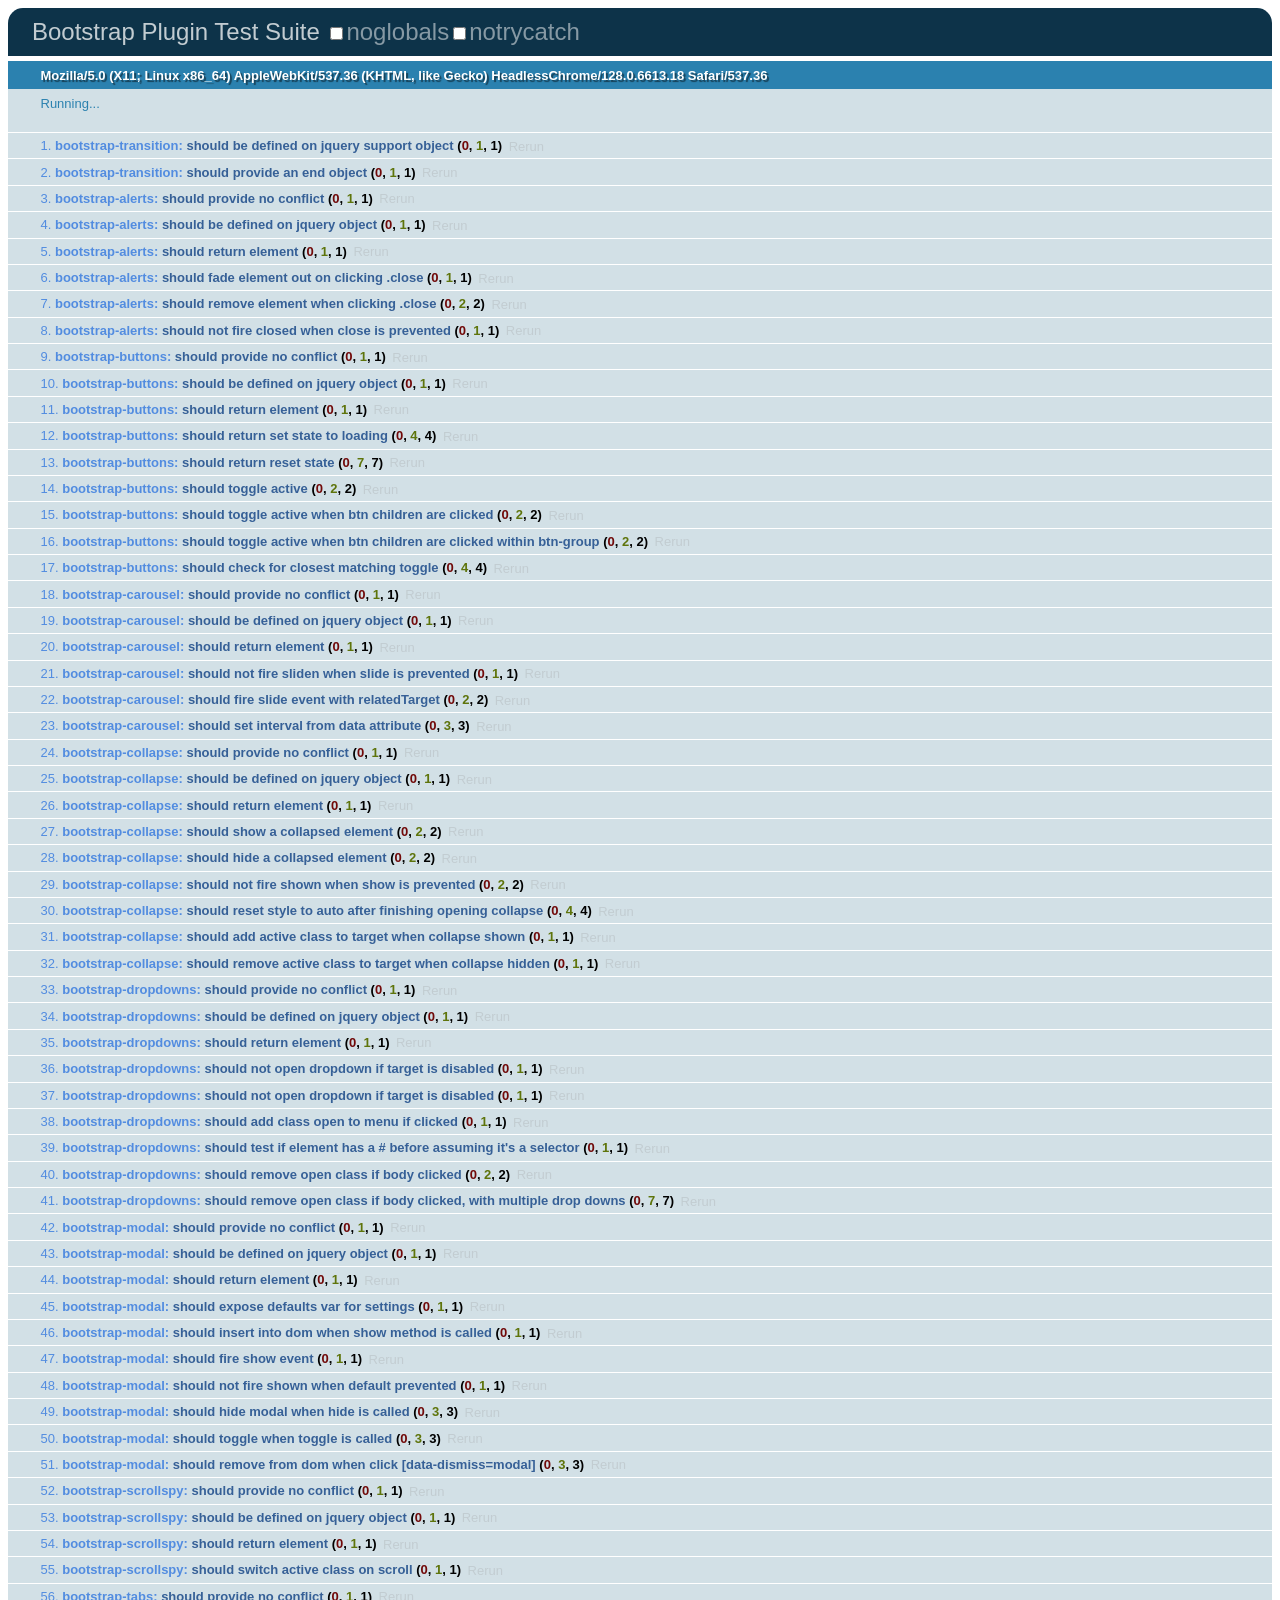
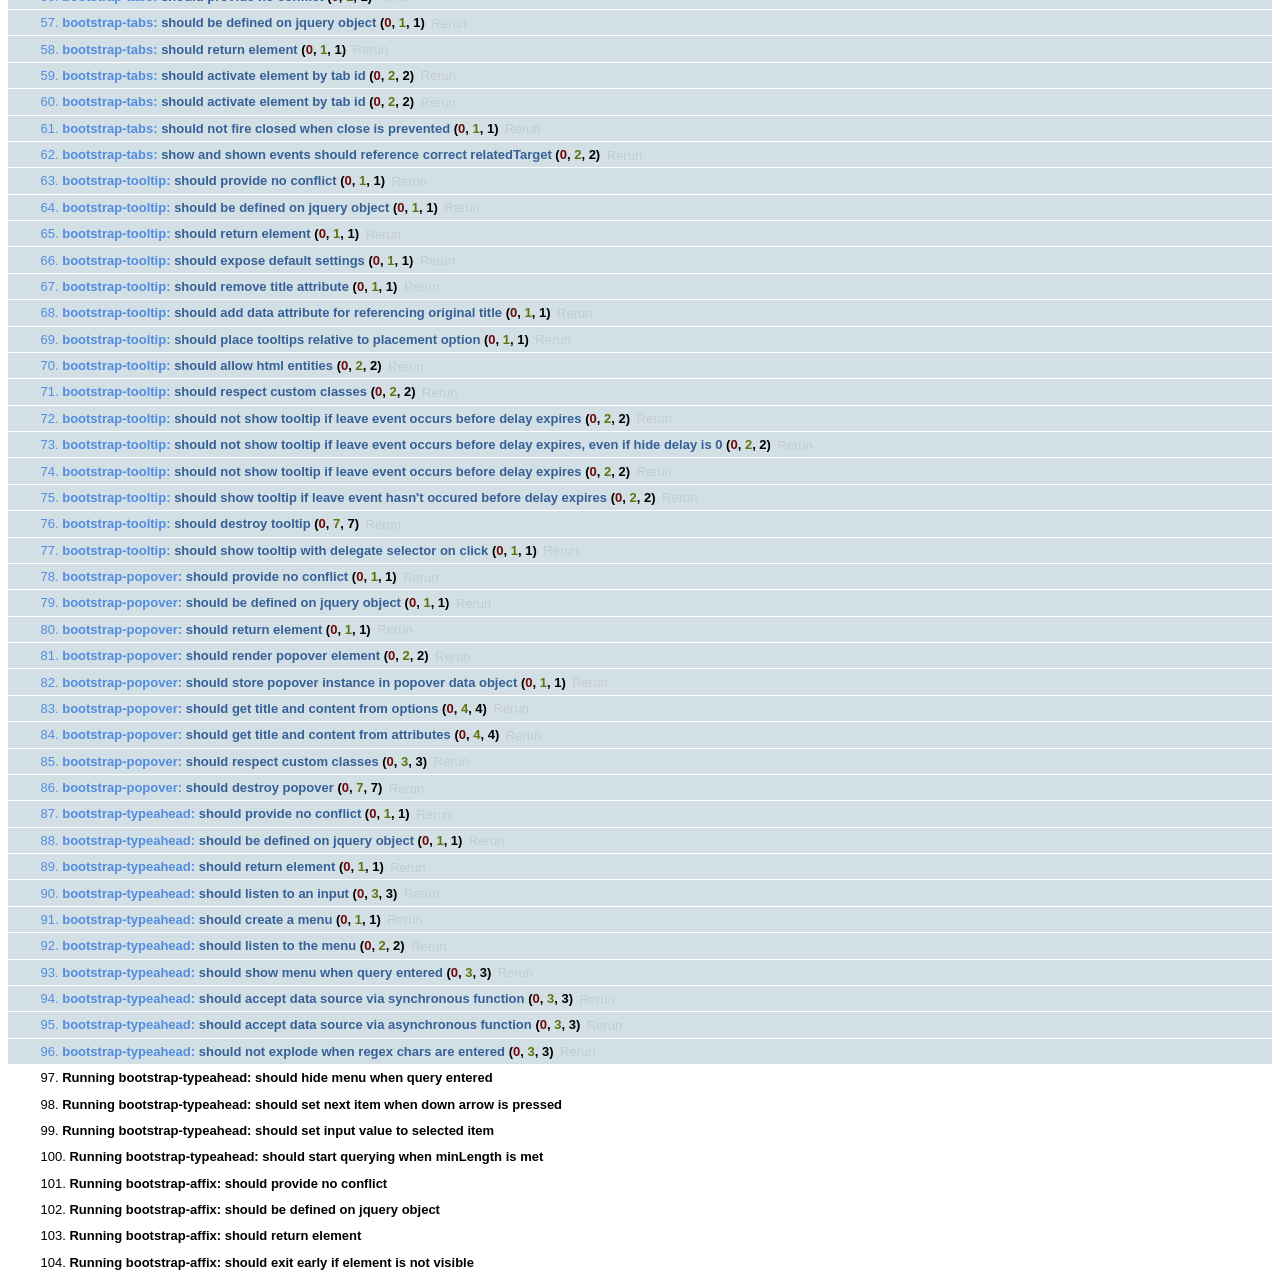
<file: examples/showcase/src/main/webapp/static/twitter-bootstrap/js/tests/index.html>
<!DOCTYPE HTML>
<html>
<head>
  <title>Bootstrap Plugin Test Suite</title>

  <!-- jquery -->
  <!--<script src="http://code.jquery.com/jquery-1.7.min.js"></script>-->
  <script src="vendor/jquery.js"></script>

  <!-- qunit -->
  <link rel="stylesheet" href="vendor/qunit.css" type="text/css" media="screen" />
  <script src="vendor/qunit.js"></script>

  <!-- phantomjs logging script-->
  <script src="unit/bootstrap-phantom.js"></script>

  <!--  plugin sources -->
  <script src="../../js/bootstrap-transition.js"></script>
  <script src="../../js/bootstrap-alert.js"></script>
  <script src="../../js/bootstrap-button.js"></script>
  <script src="../../js/bootstrap-carousel.js"></script>
  <script src="../../js/bootstrap-collapse.js"></script>
  <script src="../../js/bootstrap-dropdown.js"></script>
  <script src="../../js/bootstrap-modal.js"></script>
  <script src="../../js/bootstrap-scrollspy.js"></script>
  <script src="../../js/bootstrap-tab.js"></script>
  <script src="../../js/bootstrap-tooltip.js"></script>
  <script src="../../js/bootstrap-popover.js"></script>
  <script src="../../js/bootstrap-typeahead.js"></script>
  <script src="../../js/bootstrap-affix.js"></script>

  <!-- unit tests -->
  <script src="unit/bootstrap-transition.js"></script>
  <script src="unit/bootstrap-alert.js"></script>
  <script src="unit/bootstrap-button.js"></script>
  <script src="unit/bootstrap-carousel.js"></script>
  <script src="unit/bootstrap-collapse.js"></script>
  <script src="unit/bootstrap-dropdown.js"></script>
  <script src="unit/bootstrap-modal.js"></script>
  <script src="unit/bootstrap-scrollspy.js"></script>
  <script src="unit/bootstrap-tab.js"></script>
  <script src="unit/bootstrap-tooltip.js"></script>
  <script src="unit/bootstrap-popover.js"></script>
  <script src="unit/bootstrap-typeahead.js"></script>
  <script src="unit/bootstrap-affix.js"></script>
</head>
<body>
  <div>
    <h1 id="qunit-header">Bootstrap Plugin Test Suite</h1>
    <h2 id="qunit-banner"></h2>
    <h2 id="qunit-userAgent"></h2>
    <ol id="qunit-tests"></ol>
    <div id="qunit-fixture"></div>
  </div>
</body>
</html>
</file>
<file: examples/quickstart/src/main/webapp/static/bootstrap05/assets/css/docs.css>
/* Body and structure
-------------------------------------------------- */

body {
    position: relative;
    padding-top: 40px;
}

/* Code in headings */
h3 code {
    font-size: 14px;
    font-weight: normal;
}

/* Sections
-------------------------------------------------- */

/* padding for in-page bookmarks and fixed navbar */
.page-header {
    border-bottom: 1px solid #EEEEEE;
    margin: 20px 0;
    padding-bottom: 9px;
}
.page-header > h1{
    color: #5A5A5A;
}
section {
    padding-top: 20px;
}
section > .page-header,
section > .lead {
    color: #5a5a5a;
}
section > ul li {
    margin-bottom: 5px;
}

/* Separators (hr) */
.bs-docs-separator {
    margin: 40px 0 39px;
}

/* Faded out hr */
hr.soften {
    height: 1px;
    margin: 70px 0;
    background-image: -webkit-linear-gradient(left, rgba(0,0,0,0), rgba(0,0,0,.1), rgba(0,0,0,0));
    background-image:    -moz-linear-gradient(left, rgba(0,0,0,0), rgba(0,0,0,.1), rgba(0,0,0,0));
    background-image:     -ms-linear-gradient(left, rgba(0,0,0,0), rgba(0,0,0,.1), rgba(0,0,0,0));
    background-image:      -o-linear-gradient(left, rgba(0,0,0,0), rgba(0,0,0,.1), rgba(0,0,0,0));
    border: 0;
}



/* Jumbotrons
-------------------------------------------------- */

/* Base class
------------------------- */
.jumbotron {
    position: relative;
    padding: 40px 0;
    color: #fff;
    text-align: center;
    text-shadow: 0 1px 3px rgba(0,0,0,.4), 0 0 30px rgba(0,0,0,.075);
    background: #B24926; /* Old browsers */
    background: -moz-linear-gradient(45deg,  #B24926 0%, #FAA523 100%); /* FF3.6+ */
    background: -webkit-gradient(linear, left bottom, right top, color-stop(0%,#B24926), color-stop(100%,#FAA523)); /* Chrome,Safari4+ */
    background: -webkit-linear-gradient(45deg,  #B24926 0%,#FAA523 100%); /* Chrome10+,Safari5.1+ */
    background: -o-linear-gradient(45deg,  #B24926 0%,#FAA523 100%); /* Opera 11.10+ */
    background: -ms-linear-gradient(45deg,  #B24926 0%,#FAA523 100%); /* IE10+ */
    background: linear-gradient(45deg,  #B24926 0%,#FAA523 100%); /* W3C */
    filter: progid:DXImageTransform.Microsoft.gradient( startColorstr='#B24926', endColorstr='#FAA523',GradientType=1 ); /* IE6-9 fallback on horizontal gradient */
    -webkit-box-shadow: inset 0 3px 7px rgba(0,0,0,.2), inset 0 -3px 7px rgba(0,0,0,.2);
    -moz-box-shadow: inset 0 3px 7px rgba(0,0,0,.2), inset 0 -3px 7px rgba(0,0,0,.2);
    box-shadow: inset 0 3px 7px rgba(0,0,0,.2), inset 0 -3px 7px rgba(0,0,0,.2);
}
.jumbotron h1 {
    font-size: 80px;
    font-weight: bold;
    letter-spacing: -1px;
    line-height: 1;
}
.jumbotron p {
    font-size: 24px;
    font-weight: 300;
    line-height: 1.25;
    margin-bottom: 30px;
}

/* Link styles (used on .masthead-links as well) */
.jumbotron a {
    color: #fff;
    color: rgba(255,255,255,.5);
    -webkit-transition: all .2s ease-in-out;
    -moz-transition: all .2s ease-in-out;
    transition: all .2s ease-in-out;
}
.jumbotron a:hover {
    color: #fff;
    text-shadow: 0 0 10px rgba(255,255,255,.25);
}

/* Download button */
.masthead .btn {
    padding: 19px 24px;
    font-size: 24px;
    font-weight: 200;
    color: #fff; /* redeclare to override the `.jumbotron a` */
    border: 0;
    -webkit-border-radius: 6px;
    -moz-border-radius: 6px;
    border-radius: 6px;
    -webkit-box-shadow: inset 0 1px 0 rgba(255,255,255,.1), 0 1px 5px rgba(0,0,0,.25);
    -moz-box-shadow: inset 0 1px 0 rgba(255,255,255,.1), 0 1px 5px rgba(0,0,0,.25);
    box-shadow: inset 0 1px 0 rgba(255,255,255,.1), 0 1px 5px rgba(0,0,0,.25);
    -webkit-transition: none;
    -moz-transition: none;
    transition: none;
}
.masthead .btn:hover {
    -webkit-box-shadow: inset 0 1px 0 rgba(255,255,255,.1), 0 1px 5px rgba(0,0,0,.25);
    -moz-box-shadow: inset 0 1px 0 rgba(255,255,255,.1), 0 1px 5px rgba(0,0,0,.25);
    box-shadow: inset 0 1px 0 rgba(255,255,255,.1), 0 1px 5px rgba(0,0,0,.25);
}
.masthead .btn:active {
    -webkit-box-shadow: inset 0 2px 4px rgba(0,0,0,.1), 0 1px 0 rgba(255,255,255,.1);
    -moz-box-shadow: inset 0 2px 4px rgba(0,0,0,.1), 0 1px 0 rgba(255,255,255,.1);
    box-shadow: inset 0 2px 4px rgba(0,0,0,.1), 0 1px 0 rgba(255,255,255,.1);
}


/* Pattern overlay
------------------------- */
.jumbotron .container {
    position: relative;
    z-index: 2;
}
.jumbotron:after {
    content: '';
    display: block;
    position: absolute;
    top: 0;
    right: 0;
    bottom: 0;
    left: 0;
    background: url(../img/bs-docs-masthead-pattern.png) repeat center center;
    opacity: .4;
}
@media
only screen and (-webkit-min-device-pixel-ratio: 2),
only screen and (   min--moz-device-pixel-ratio: 2),
only screen and (     -o-min-device-pixel-ratio: 2/1) {

    .jumbotron:after {
        background-size: 150px 150px;
    }

}

/* Masthead (docs home)
------------------------- */
.masthead {
    padding: 70px 0 80px;
    margin-bottom: 0;
    color: #fff;
}
.masthead h1 {
    font-size: 120px;
    line-height: 1;
    letter-spacing: -2px;
}
.masthead p {
    font-size: 40px;
    font-weight: 200;
    line-height: 1.25;
}

/* Textual links in masthead */
.masthead-links {
    margin: 0;
    list-style: none;
}
.masthead-links li {
    display: inline;
    padding: 0 10px;
    color: rgba(255,255,255,.25);
}

/* Social proof buttons from GitHub & Twitter */
.bs-docs-social {
    padding: 15px 0;
    text-align: center;
    background-color: #f5f5f5;
    border-top: 1px solid #fff;
    border-bottom: 1px solid #ddd;
}

/* Quick links on Home */
.bs-docs-social-buttons {
    margin-left: 0;
    margin-bottom: 0;
    padding-left: 0;
    list-style: none;
}
.bs-docs-social-buttons li {
    display: inline-block;
    padding: 5px 8px;
    line-height: 1;
    /* IE7 inline-block fix */
    *display: inline;
    *zoom: 1;
}

/* Subhead (other pages)
------------------------- */
.subhead {
    text-align: left;
    border-bottom: 1px solid #ddd;
}
.subhead h1 {
    font-size: 60px;
}
.subhead p {
    margin-bottom: 20px;
}
.subhead .navbar {
    display: none;
}



/* Marketing section of Overview
-------------------------------------------------- */

.marketing {
    text-align: center;
    color: #5a5a5a;
}
.marketing h1 {
    margin: 60px 0 10px;
    font-size: 60px;
    font-weight: 200;
    line-height: 1;
    letter-spacing: -1px;
}
.marketing h2 {
    font-weight: 200;
    margin-bottom: 5px;
}
.marketing p {
    font-size: 16px;
    line-height: 1.5;
}
.marketing .marketing-byline {
    margin-bottom: 40px;
    font-size: 20px;
    font-weight: 300;
    line-height: 1.25;
    color: #999;
}
.marketing-img {
    display: block;
    margin: 0 auto 30px;
    max-height: 145px;
}



/* Footer
-------------------------------------------------- */

.footer {
    padding: 20px 0 30px 0;
    margin-top: 70px;
    border-top: 1px solid #e5e5e5;
    background-color: #f5f5f5;
}
.footer p {
    margin-bottom: 0;
    color: #777;
}
/*.footer-links {
    text-align: center;
    margin: 10px 0;
}
.footer-links li {
    display: inline;
    padding: 0 2px;
}
.footer-links li:first-child {
    padding-left: 0;
}*/

/* Bootstrap code examples
-------------------------------------------------- */

/* Base class */
.bs-docs-example {
    position: relative;
    margin: 15px 0;
    padding: 39px 19px 14px;
    *padding-top: 19px;
    background-color: #fff;
    border: 1px solid #ddd;
    -webkit-border-radius: 4px;
    -moz-border-radius: 4px;
    border-radius: 4px;
}

/* Echo out a label for the example */
.bs-docs-example:after {
    content: "Example";
    position: absolute;
    top: -1px;
    left: -1px;
    padding: 3px 7px;
    font-size: 12px;
    font-weight: bold;
    background-color: #f5f5f5;
    border: 1px solid #ddd;
    color: #9da0a4;
    -webkit-border-radius: 4px 0 4px 0;
    -moz-border-radius: 4px 0 4px 0;
    border-radius: 4px 0 4px 0;
}

/* Remove spacing between an example and it's code */
.bs-docs-example + .prettyprint {
    margin-top: -20px;
    padding-top: 15px;
}

/* Tweak examples
------------------------- */
.bs-docs-example > p:last-child {
    margin-bottom: 0;
}
.bs-docs-example .table,
.bs-docs-example .progress,
.bs-docs-example .well,
.bs-docs-example .alert,
.bs-docs-example .hero-unit,
.bs-docs-example .pagination,
.bs-docs-example .navbar,
.bs-docs-example > .nav,
.bs-docs-example blockquote {
    margin-bottom: 5px;
}
.bs-docs-example .pagination {
    margin-top: 0;
}
.bs-navbar-top-example,
.bs-navbar-bottom-example {
    z-index: 1;
    padding: 0;
    height: 90px;
    overflow: hidden; /* cut the drop shadows off */
}
.bs-navbar-top-example .navbar-fixed-top,
.bs-navbar-bottom-example .navbar-fixed-bottom {
    margin-left: 0;
    margin-right: 0;
}
.bs-navbar-top-example {
    -webkit-border-radius: 0 0 4px 4px;
    -moz-border-radius: 0 0 4px 4px;
    border-radius: 0 0 4px 4px;
}
.bs-navbar-top-example:after {
    top: auto;
    bottom: -1px;
    -webkit-border-radius: 0 4px 0 4px;
    -moz-border-radius: 0 4px 0 4px;
    border-radius: 0 4px 0 4px;
}
.bs-navbar-bottom-example {
    -webkit-border-radius: 4px 4px 0 0;
    -moz-border-radius: 4px 4px 0 0;
    border-radius: 4px 4px 0 0;
}
.bs-navbar-bottom-example .navbar {
    margin-bottom: 0;
}
form.bs-docs-example {
    padding-bottom: 19px;
}

/* Images */
.bs-docs-example-images img {
    margin: 10px;
    display: inline-block;
    /* IE7 inline-block fix */
    *display: inline;
    *zoom: 1;
}

/* Tooltips */
.bs-docs-tooltip-examples {
    text-align: center;
    margin: 0 0 10px;
    list-style: none;
}
.bs-docs-tooltip-examples li {
    display: inline;
    padding: 0 10px;
}

/* Popovers */
.bs-docs-example-popover {
    padding-bottom: 24px;
    background-color: #f9f9f9;
}
.bs-docs-example-popover .popover {
    position: relative;
    display: block;
    float: left;
    width: 260px;
    margin: 20px;
}

/* Dropdowns */
.bs-docs-example-submenus {
    min-height: 180px;
}
.bs-docs-example-submenus > .pull-left + .pull-left {
    margin-left: 20px;
}
.bs-docs-example-submenus .dropup > .dropdown-menu,
.bs-docs-example-submenus .dropdown > .dropdown-menu {
    display: block;
    position: static;
    margin-bottom: 5px;
    *width: 180px;
}

/* Sidenav for Docs
-------------------------------------------------- */

/* Sidenav for Docs
-------------------------------------------------- */

.bs-docs-sidenav {
    width: 228px;
    margin: 30px 0 0;
    padding: 0;
    background-color: #fff;
    -webkit-border-radius: 6px;
    -moz-border-radius: 6px;
    border-radius: 6px;
    -webkit-box-shadow: 0 1px 4px rgba(0,0,0,.065);
    -moz-box-shadow: 0 1px 4px rgba(0,0,0,.065);
    box-shadow: 0 1px 4px rgba(0,0,0,.065);
}
.bs-docs-sidenav > li > a {
    display: block;
    width: 190px \9;
    margin: 0 0 -1px;
    padding: 8px 14px;
    border: 1px solid #e5e5e5;
}
.bs-docs-sidenav > li:first-child > a {
    -webkit-border-radius: 6px 6px 0 0;
    -moz-border-radius: 6px 6px 0 0;
    border-radius: 6px 6px 0 0;
}
.bs-docs-sidenav > li:last-child > a {
    -webkit-border-radius: 0 0 6px 6px;
    -moz-border-radius: 0 0 6px 6px;
    border-radius: 0 0 6px 6px;
}
.bs-docs-sidenav > .active > a {
    position: relative;
    z-index: 2;
    padding: 9px 15px;
    border: 0;
    text-shadow: 0 1px 0 rgba(0,0,0,.15);
    -webkit-box-shadow: inset 1px 0 0 rgba(0,0,0,.1), inset -1px 0 0 rgba(0,0,0,.1);
    -moz-box-shadow: inset 1px 0 0 rgba(0,0,0,.1), inset -1px 0 0 rgba(0,0,0,.1);
    box-shadow: inset 1px 0 0 rgba(0,0,0,.1), inset -1px 0 0 rgba(0,0,0,.1);
    background: #B24926; /* Old browsers */
    background: -moz-linear-gradient(45deg,  #B24926 0%, #FAA523 100%); /* FF3.6+ */
    background: -webkit-gradient(linear, left bottom, right top, color-stop(0%,#B24926), color-stop(100%,#FAA523)); /* Chrome,Safari4+ */
    background: -webkit-linear-gradient(45deg,  #B24926 0%,#FAA523 100%); /* Chrome10+,Safari5.1+ */
    background: -o-linear-gradient(45deg,  #B24926 0%,#FAA523 100%); /* Opera 11.10+ */
    background: -ms-linear-gradient(45deg,  #B24926 0%,#FAA523 100%); /* IE10+ */
    background: linear-gradient(45deg,  #B24926 0%,#FAA523 100%); /* W3C */
    filter: progid:DXImageTransform.Microsoft.gradient( startColorstr='#B24926', endColorstr='#FAA523',GradientType=1 );
}

/* Chevrons */
.bs-docs-sidenav .icon-chevron-right {
    float: right;
    margin-top: 2px;
    margin-right: -6px;
    opacity: .25;
}
.bs-docs-sidenav > li > a:hover {
    background-color: #f5f5f5;
}
.bs-docs-sidenav a:hover .icon-chevron-right {
    opacity: .5;
}
.bs-docs-sidenav .active .icon-chevron-right,
.bs-docs-sidenav .active a:hover .icon-chevron-right {
    opacity: 1;
}
.bs-docs-sidenav.affix {
    top: 40px;
}
.bs-docs-sidenav.affix-bottom {
    position: absolute;
    top: auto;
    bottom: 270px;
}

/* Responsive
-------------------------------------------------- */

/* Desktop large
------------------------- */
@media (min-width: 1200px) {
    .bs-docs-container {
        max-width: 970px;
    }
    .bs-docs-sidenav {
        width: 258px;
    }
    .bs-docs-sidenav > li > a {
        width: 230px \9; /* Override the previous IE8-9 hack */
    }
}

/* Desktop
------------------------- */
@media (max-width: 980px) {
    /* Unfloat brand */
    body > .navbar-fixed-top .brand {
        float: left;
        margin-left: 0;
        padding-left: 10px;
        padding-right: 10px;
    }

    /* Inline-block quick links for more spacing */
    .quick-links li {
        display: inline-block;
        margin: 5px;
    }

    /* When affixed, space properly */
    .bs-docs-sidenav {
        top: 0;
        width: 218px;
        margin-top: 30px;
        margin-right: 0;
    }
}

/* Tablet to desktop
------------------------- */
@media (min-width: 768px) and (max-width: 979px) {
    /* Remove any padding from the body */
    body {
        padding-top: 0;
    }
    /* Widen masthead and social buttons to fill body padding */
    .jumbotron {
        margin-top: -20px; /* Offset bottom margin on .navbar */
    }
    /* Adjust sidenav width */
    .bs-docs-sidenav {
        width: 166px;
        margin-top: 20px;
    }
    .bs-docs-sidenav.affix {
        top: 0;
    }
}

/* Tablet
------------------------- */
@media (max-width: 767px) {
    /* Remove any padding from the body */
    body {
        padding-top: 0;
    }

    /* Widen masthead and social buttons to fill body padding */
    .jumbotron {
        padding: 40px 20px;
        margin-top:   -20px; /* Offset bottom margin on .navbar */
        margin-right: -20px;
        margin-left:  -20px;
    }
    .masthead h1 {
        font-size: 90px;
    }
    .masthead p,
    .masthead .btn {
        font-size: 24px;
    }
    .marketing .span4 {
        margin-bottom: 40px;
    }
    .bs-docs-social {
        margin: 0 -20px;
    }

    /* Space out the show-grid examples */
    .show-grid [class*="span"] {
        margin-bottom: 5px;
    }

    /* Sidenav */
    .bs-docs-sidenav {
        width: auto;
        margin-bottom: 20px;
    }
    .bs-docs-sidenav.affix {
        position: static;
        width: auto;
        top: 0;
    }

    /* Unfloat the back to top link in footer */
    .footer {
        margin-left: -20px;
        margin-right: -20px;
        padding-left: 20px;
        padding-right: 20px;
    }
    .footer p {
        margin-bottom: 9px;
    }
}

/* Landscape phones
------------------------- */
@media (max-width: 480px) {
    /* Remove padding above jumbotron */
    body {
        padding-top: 0;
    }

    /* Change up some type stuff */
    h2 small {
        display: block;
    }

    /* Downsize the jumbotrons */
    .jumbotron h1 {
        font-size: 45px;
    }
    .jumbotron p,
    .jumbotron .btn {
        font-size: 18px;
    }
    .jumbotron .btn {
        display: block;
        margin: 0 auto;
    }

    /* center align subhead text like the masthead */
    .subhead h1,
    .subhead p {
        text-align: center;
    }

    /* Marketing on home */
    .marketing h1 {
        font-size: 30px;
    }
    .marketing-byline {
        font-size: 18px;
    }

    /* Do our best to make tables work in narrow viewports */
    table code {
        white-space: normal;
        word-wrap: break-word;
        word-break: break-all;
    }

    /* Tighten up footer */
    .footer {
        padding-top: 20px;
        padding-bottom: 20px;
    }
}

#twitter-share{
    padding-top:5px;
}
.docs-lead{margin-bottom:20px;font-size:15px;font-weight:200;line-height:30px;}

/* Download */
.download-btn:hover{
    text-decoration: none;
    color: #333333;
}
.download-btn.ui-button-primary:hover{
    color: #FFFFFF;
}
/* Accordion */
#menu-collapse{
    margin-bottom:20px;
}
/*Dialog*/
#dialog_link,#modal_link {
    padding: .4em 1em .4em 20px;
    text-decoration: none;
    position: relative;
}

#dialog_link span.ui-icon, #modal_link span.ui-icon {
    margin: 0 5px 0 0;
    position: absolute;
    left: .2em;
    top: 50%;
    margin-top: -8px;
}

ul#icons {
    margin: 0;
    padding: 0;
}

ul#icons li {
    margin: 2px;
    position: relative;
    padding: 4px 0;
    cursor: pointer;
    float: left;
    list-style: none;
}

ul#icons span.ui-icon {
    float: left;
    margin: 0 4px;
}

#buttons button {
    float: left;
    margin-right: 4px;
}
.dialog-button{
    margin-bottom: 20px;
}
/*Tabs*/
#tabs2 li .ui-icon-close {
    float: left;
    margin: 0.4em 0.2em 0 0;
    cursor: pointer;
}

#add_tab {
    cursor: pointer;
}

/*shadow*/
.window-contain{
    position: relative;
    height: 200px;
    padding:1% 4%;
    overflow:hidden;
}

/*Toolbar*/
#toolbar,#toolbar-fa {
	margin: 0;
    padding: 5px 0 5px 5px;
}
#repeat,#repeat-fa {
	display: inline-block;
    /* IE7 inline-block fix */
    *display: inline;
    *zoom: 1;
}

/* Split Button */
#split-button,#split-button-fa{
    margin-bottom:20px;
}
#split-button .ui-menu,#split-button-fa .ui-menu{
    position: absolute;
}

/*Datepicker*/
#datepicker{
    margin-bottom: 20px;
}
/*slider*/
#amount{
    color:#f6931f; 
    font-weight:bold;
}
#h-slider,#v-slider{
    margin-bottom: 20px;
}
/*Autocomplete*/
#tags{
    margin-bottom: 20px;
}

/* Wijmo */
#wijmo-container{
    margin-bottom: 20px;
}
/* gmap3 */
#gmap3,.gmap3{
    height: 350px;
}
</file>
<file: examples/quickstart/src/main/webapp/static/bootstrap05/assets/js/google-code-prettify/prettify.css>
.com { color: #93a1a1; }
.lit { color: #195f91; }
.pun, .opn, .clo { color: #93a1a1; }
.fun { color: #dc322f; }
.str, .atv { color: #D14; }
.kwd, .prettyprint .tag { color: #1e347b; }
.typ, .atn, .dec, .var { color: teal; }
.pln { color: #48484c; }

.prettyprint {
  padding: 8px;
  background-color: #f7f7f9;
  border: 1px solid #e1e1e8;
}
.prettyprint.linenums {
  -webkit-box-shadow: inset 40px 0 0 #fbfbfc, inset 41px 0 0 #ececf0;
     -moz-box-shadow: inset 40px 0 0 #fbfbfc, inset 41px 0 0 #ececf0;
          box-shadow: inset 40px 0 0 #fbfbfc, inset 41px 0 0 #ececf0;
}

/* Specify class=linenums on a pre to get line numbering */
ol.linenums {
  margin: 0 0 0 33px; /* IE indents via margin-left */
}
ol.linenums li {
  padding-left: 12px;
  color: #bebec5;
  line-height: 20px;
  text-shadow: 0 1px 0 #fff;
}
</file>
<file: examples/showcase/src/main/webapp/static/jquery-ui-bootstrap/third-party/jQuery-UI-FileInput/css/enhanced.css>
/*custom upload elements*/
.customfile-input { position: absolute; left: -999em; background: transparent; border: 0; opacity: 0; -moz-opacity: 0; filter:progid:DXImageTransform.Microsoft.Alpha(opacity=0);}

.customfile { cursor: pointer; width: auto; display: inline-block; position: relative; }
.customfile.input-append .customfile-feedback { border-radius: 3px 0 0 3px;  }
.customfile.input-prepend .customfile-feedback { border-radius: 0 3px 3px 0; }
.customfile.input-prepend .add-on, .customfile.input-append .add-on{
  color:#333;
  cursor: pointer;
  display: inline-block;
  background-color: #e6e6e6;
  background-repeat: no-repeat;
  background-image: -webkit-gradient(linear, 0 0, 0 100%, from(#ffffff), color-stop(25%, #ffffff), to(#e6e6e6));
  background-image: -webkit-linear-gradient(#ffffff, #ffffff 25%, #e6e6e6);
  background-image: -moz-linear-gradient(top, #ffffff, #ffffff 25%, #e6e6e6);
  background-image: -ms-linear-gradient(#ffffff, #ffffff 25%, #e6e6e6);
  background-image: -o-linear-gradient(#ffffff, #ffffff 25%, #e6e6e6);
  background-image: linear-gradient(#ffffff, #ffffff 25%, #e6e6e6);
  filter: progid:DXImageTransform.Microsoft.gradient(startColorstr='#ffffff', endColorstr='#e6e6e6', GradientType=0);
}
.customfile-disabled { opacity: .5; filter:progid:DXImageTransform.Microsoft.Alpha(opacity=0); cursor: default;  }
.customfile-feedback { border: 1px solid #CCCCCC; color: #808080; display: inline-block; font-size: 13px; line-height: 18px; padding: 4px; 
  -webkit-transition: border linear 0.2s, box-shadow linear 0.2s;
  -moz-transition: border linear 0.2s, box-shadow linear 0.2s;
  -ms-transition: border linear 0.2s, box-shadow linear 0.2s;
  -o-transition: border linear 0.2s, box-shadow linear 0.2s;
  transition: border linear 0.2s, box-shadow linear 0.2s;
  -webkit-box-shadow: inset 0 1px 3px rgba(0, 0, 0, 0.1);
  -moz-box-shadow: inset 0 1px 3px rgba(0, 0, 0, 0.1);
  box-shadow: inset 0 1px 3px rgba(0, 0, 0, 0.1);

}
/* IE7 hack */
*+html .customfile-feedback { margin-top: 1px;}
/* EO Hack */
.customfile-feedback-populated { padding-left: 25px; background: url(../images/icon-generic.gif) 5px center no-repeat; white-space: nowrap; text-overflow: ellipsis; -o-text-overflow: ellipsis; overflow: hidden; }

.customfile-button { /* IE7 and bellow hack*/ *margin-top: -1px; /* EO Hack */}
.customfile:hover .customfile-button, .customfile-focus .customfile-button  { background-position: 0 -15px; color: #333; text-decoration: none;}
.customfile-focus .customfile-button {}


/*file type icons*/
.customfile-ext-jpg, .customfile-ext-gif, .customfile-ext-png, .customfile-ext-jpeg, .customfile-ext-bmp { background-image: url(../images/icon-image.gif);}
.customfile-ext-mp3, .customfile-ext-mp4, .customfile-ext-mov, .customfile-ext-swf, .customfile-ext-wav, .customfile-ext-m4v { background-image: url(../images/icon-media.gif);}
.customfile-ext-zip, .customfile-ext-tar, .customfile-ext-sit { background-image: url(../images/icon-zip.gif);}
</file>
<file: examples/showcase/src/main/webapp/static/twitter-bootstrap/docs/assets/js/google-code-prettify/prettify.css>
.com { color: #93a1a1; }
.lit { color: #195f91; }
.pun, .opn, .clo { color: #93a1a1; }
.fun { color: #dc322f; }
.str, .atv { color: #D14; }
.kwd, .prettyprint .tag { color: #1e347b; }
.typ, .atn, .dec, .var { color: teal; }
.pln { color: #48484c; }

.prettyprint {
  padding: 8px;
  background-color: #f7f7f9;
  border: 1px solid #e1e1e8;
}
.prettyprint.linenums {
  -webkit-box-shadow: inset 40px 0 0 #fbfbfc, inset 41px 0 0 #ececf0;
     -moz-box-shadow: inset 40px 0 0 #fbfbfc, inset 41px 0 0 #ececf0;
          box-shadow: inset 40px 0 0 #fbfbfc, inset 41px 0 0 #ececf0;
}

/* Specify class=linenums on a pre to get line numbering */
ol.linenums {
  margin: 0 0 0 33px; /* IE indents via margin-left */
}
ol.linenums li {
  padding-left: 12px;
  color: #bebec5;
  line-height: 20px;
  text-shadow: 0 1px 0 #fff;
}
</file>
<file: examples/showcase/src/main/webapp/static/jquery-ui-bootstrap/css/demo.css>
/*!
 * jQuery UI Bootstrap (0.22)
 * http://addyosmani.github.com/jquery-ui-bootstrap
 *
 * Copyright 2012, Addy Osmani
 * Dual licensed under the MIT or GPL Version 2 licenses.
 *
 * Portions copyright jQuery UI & Twitter Bootstrap
 */
h2 {
    font-size: 24px;
    line-height: 36px;
}
h2 small {
    font-size: 14px;
}
h3,
h4,
h5,
h6 {
    line-height: 36px;
}
h3 {
    font-size: 18px;
}
/* Override some defaults */
html, body {
    background-color: #eee;
}
body {
    padding-top: 40px; /* 40px to make the container go all the way to the bottom of the topbar */
}
.container > footer p {
    text-align: center; /* center align it with the container */
}
.container {
    width: 820px; /* downsize our container to make the content feel a bit tighter and more cohesive. NOTE: this removes two full columns from the grid, meaning you only go to 14 columns and not 16. */
}

/* The white background content wrapper */
.container > .content {
    background-color: #fff;
    padding: 20px;
    margin: 0 -20px; /* negative indent the amount of the padding to maintain the grid system */
    -webkit-border-radius: 0 0 6px 6px;
    -moz-border-radius: 0 0 6px 6px;
    border-radius: 0 0 6px 6px;
    -webkit-box-shadow: 0 1px 2px rgba(0,0,0,.15);
    -moz-box-shadow: 0 1px 2px rgba(0,0,0,.15);
    box-shadow: 0 1px 2px rgba(0,0,0,.15);
}

/* Page header tweaks */
.page-header {
    background-color: #f5f5f5;
    padding: 20px 20px 10px;
    margin: -20px -20px 20px;
}

/* Styles you shouldn't keep as they are for displaying this base example only */
.content .span10,
.content .span4 {
    min-height: 500px;
}
/* Give a quick and non-cross-browser friendly divider */
.content .span4 {
    margin-left: 0;
    padding-left: 19px;
    border-left: 1px solid #eee;
}

.topbar .btn {
    border: 0;
}
.demoHeaders {
	margin-top: 1.5em;
	margin-bottom: 1em;
}

#dialog_link,#modal_link {
	padding: .4em 1em .4em 20px;
	text-decoration: none;
	position: relative;
}

#dialog_link span.ui-icon, #modal_link span.ui-icon {
	margin: 0 5px 0 0;
	position: absolute;
	left: .2em;
	top: 50%;
	margin-top: -8px;
}

ul#icons {
	margin: 0;
	padding: 0;
}

ul#icons li {
	margin: 2px;
	position: relative;
	padding: 4px 0;
	cursor: pointer;
	float: left;
	list-style: none;
}

ul#icons span.ui-icon {
	float: left;
	margin: 0 4px;
}

#buttons button {
	float: left;
	margin-right: 4px;
}

#components {
	margin: 2em 0 1em;
	width: 900px;
	margin: 0 auto;
	padding: 50px;
}

#dialog2 label, #dialog2 input {
	display: block;
}

#dialog2 label {
	margin-top: 0.5em;
}

#dialog2 input, #dialog2 textarea {
	width: 95%;
}

#tabs2 {
	margin-top: 1em;
}

#tabs2 li .ui-icon-close {
	float: left;
	margin: 0.4em 0.2em 0 0;
	cursor: pointer;
}

#add_tab {
	cursor: pointer;
}

.span10 {
	width: 500px;
	margin-right: 10px;
}

.span4 {
	width: 290px;
}

.ui-widget-overlay {
	width: 500px;
}

.alert-message p{
	line-height:18px;
	margin-bottom:18px;
}

input[type="text"],
input[type="password"],
.ui-autocomplete-input,
textarea,
.uneditable-input{
  width: 210px;
  height: 18px;
}

#toolbar {
	padding: 5px 0 5px 5px;
}
/*
* Bug chrome with toolbar and bootstrap inheritance
*/
@media screen and (-webkit-min-device-pixel-ratio:0) {
	#toolbar input{display:block;float:left;}
}

/**
* fix bug position button customfile
*/
.input-append.customfile, .input-prepend {
    font-size: 0;
    margin-bottom: 5px;
    white-space: normal;
}
.input-append.customfile .add-on{
	height:18px;
	font-size:13px;
	line-height:18px;
}
</file>
<file: examples/showcase/src/main/webapp/static/jquery-ui-bootstrap/third-party/jQuery-UI-Date-Range-Picker/css/ui.daterangepicker.css>
/*styles for jquery ui daterangepicker plugin */

.ui-daterangepickercontain {
	position: absolute;
	z-index: 999;
}
.ui-daterangepickercontain .ui-daterangepicker {
	float: left;
	padding: 5px !important;
	width: auto;
	display: inline;
	background-image: none !important;
	clear: left;
}
.ui-daterangepicker ul, .ui-daterangepicker .ranges, .ui-daterangepicker .range-start, .ui-daterangepicker .range-end {
	float: left;
	padding: 0;
	margin: 0;
}
.ui-daterangepicker .ranges {
	width: auto;
	position: relative;
	padding: 5px 5px 40px 0;
	margin-left: 10px;
}
.ui-daterangepicker .range-start, .ui-daterangepicker .range-end {
	margin-left: 5px;
}
.ui-daterangepicker button.btnDone {

  clear:both;
  cursor:pointer;
  position:absolute;
  bottom:0;
  right:0;
  cursor: pointer;
  display: inline-block;
  background-color: #e6e6e6;
  background-repeat: no-repeat;
  background-image: -webkit-gradient(linear, 0 0, 0 100%, from(#ffffff), color-stop(25%, #ffffff), to(#e6e6e6));
  background-image: -webkit-linear-gradient(#ffffff, #ffffff 25%, #e6e6e6);
  background-image: -moz-linear-gradient(top, #ffffff, #ffffff 25%, #e6e6e6);
  background-image: -ms-linear-gradient(#ffffff, #ffffff 25%, #e6e6e6);
  background-image: -o-linear-gradient(#ffffff, #ffffff 25%, #e6e6e6);
  background-image: linear-gradient(#ffffff, #ffffff 25%, #e6e6e6);
  filter: progid:DXImageTransform.Microsoft.gradient(startColorstr='#ffffff', endColorstr='#e6e6e6', GradientType=0);
  padding: 5px 14px 6px;
  margin: 5px;
  text-shadow: 0 1px 1px rgba(255, 255, 255, 0.75);
  color: #333;
  font-size: 13px;
  line-height: normal;
  border: 1px solid #ccc;
  border-bottom-color: #bbb;
  -webkit-box-shadow: inset 0 1px 0 rgba(255, 255, 255, 0.2), 0 1px 2px rgba(0, 0, 0, 0.05);
  -moz-box-shadow: inset 0 1px 0 rgba(255, 255, 255, 0.2), 0 1px 2px rgba(0, 0, 0, 0.05);
  box-shadow: inset 0 1px 0 rgba(255, 255, 255, 0.2), 0 1px 2px rgba(0, 0, 0, 0.05);
  -webkit-transition: 0.1s linear background-image;
  -moz-transition: 0.1s linear background-image;
  -ms-transition: 0.1s linear background-image;
  -o-transition: 0.1s linear background-image;
  transition: 0.1s linear background-image;
   overflow: visible;

}
.ui-daterangepicker ul {
	width: 17.6em;
	background: none;
	border: 0;
}
.ui-daterangepicker li {
	list-style: none;
	padding: 1px;
	cursor: pointer;
	margin: 1px 0;
}
.ui-daterangepicker .ui-widget-header{
	border:1px solid #ccc;
}

.ui-daterangepicker .ui-state-hover{
	padding: 1px;
    color: #ffffff;
    background: #0064cd;
    background-color: #0064cd;
    background-repeat: repeat-x;
    background-image: -khtml-gradient(linear, left top, left bottom, from(#049cdb), to(#0064cd));
    background-image: -moz-linear-gradient(top, #049cdb, #0064cd);
    background-image: -ms-linear-gradient(top, #049cdb, #0064cd);
    background-image: -webkit-gradient(linear, left top, left bottom, color-stop(0%, #049cdb), color-stop(100%, #0064cd));
    background-image: -webkit-linear-gradient(top, #049cdb, #0064cd);
    background-image: -o-linear-gradient(top, #049cdb, #0064cd);
    background-image: linear-gradient(top, #049cdb, #0064cd);
    filter: progid:DXImageTransform.Microsoft.gradient(startColorstr='#049cdb', endColorstr='#0064cd', GradientType=0);
    text-shadow: 0 -1px 0 rgba(0, 0, 0, 0.25);
    border-color: #0064cd #0064cd #003f81;
    border-color: rgba(0, 0, 0, 0.1) rgba(0, 0, 0, 0.1) rgba(0, 0, 0, 0.25);
}

.ui-daterangepicker .ui-state-hover a{
	color:#fff;
}

.ui-daterangepicker .ui-widget{
	padding-right:4px;
}
.ui-daterangepicker li.preset_0 {
	margin-top: 1.5em !important;
}
.ui-daterangepicker .ui-widget-content a {
	text-decoration: none !important;
	font-weight:normal;
}
.ui-daterangepicker li a {
	font-weight: normal;
	margin: .3em .5em;
	display: block;
}
.ui-daterangepicker li span {
	float: right;
	margin: .3em .2em;
}

.ui-daterangepicker .title-start, .ui-daterangepicker .title-end {
	display: block;
	margin: 0 0 .2em;
	font-size: 1em;
	padding: 0 4px 2px;
}
.ui-daterangepicker .ui-datepicker-inline {
	font-size: 1em;
}
.ui-daterangepicker-arrows {
	padding: 2px;
	width: 204px;
	position: relative;
}
.ui-daterangepicker-arrows input.ui-rangepicker-input {
	width: 158px;
	margin: 0 2px 0 20px;
	padding: 2px;
	height: 1.1em;
}
.ui-daterangepicker-arrows .ui-daterangepicker-prev, .ui-daterangepicker-arrows .ui-daterangepicker-next {
	position: absolute;
	top: 2px; 
	padding: 1px;
}
.ui-daterangepicker-arrows .ui-daterangepicker-prev {
	left: 2px;
}
.ui-daterangepicker-arrows .ui-daterangepicker-next {
	right: 2px;
}
.ui-daterangepicker-arrows .ui-daterangepicker-prev:hover, 
.ui-daterangepicker-arrows .ui-daterangepicker-next:hover,
.ui-daterangepicker-arrows .ui-daterangepicker-prev:focus, 
.ui-daterangepicker-arrows .ui-daterangepicker-next:focus {
	padding: 0;
}
</file>
<file: examples/showcase/src/main/webapp/static/twitter-bootstrap/docs/assets/css/docs.css>
/* Add additional stylesheets below
-------------------------------------------------- */
/*
  Bootstrap's documentation styles
  Special styles for presenting Bootstrap's documentation and examples
*/



/* Body and structure
-------------------------------------------------- */

body {
  position: relative;
  padding-top: 40px;
}

/* Code in headings */
h3 code {
  font-size: 14px;
  font-weight: normal;
}



/* Tweak navbar brand link to be super sleek
-------------------------------------------------- */

body > .navbar {
  font-size: 13px;
}

/* Change the docs' brand */
body > .navbar .brand {
  padding-right: 0;
  padding-left: 0;
  margin-left: 20px;
  float: right;
  font-weight: bold;
  color: #000;
  text-shadow: 0 1px 0 rgba(255,255,255,.1), 0 0 30px rgba(255,255,255,.125);
  -webkit-transition: all .2s linear;
     -moz-transition: all .2s linear;
          transition: all .2s linear;
}
body > .navbar .brand:hover {
  text-decoration: none;
  text-shadow: 0 1px 0 rgba(255,255,255,.1), 0 0 30px rgba(255,255,255,.4);
}


/* Sections
-------------------------------------------------- */

/* padding for in-page bookmarks and fixed navbar */
section {
  padding-top: 30px;
}
section > .page-header,
section > .lead {
  color: #5a5a5a;
}
section > ul li {
  margin-bottom: 5px;
}

/* Separators (hr) */
.bs-docs-separator {
  margin: 40px 0 39px;
}

/* Faded out hr */
hr.soften {
  height: 1px;
  margin: 70px 0;
  background-image: -webkit-linear-gradient(left, rgba(0,0,0,0), rgba(0,0,0,.1), rgba(0,0,0,0));
  background-image:    -moz-linear-gradient(left, rgba(0,0,0,0), rgba(0,0,0,.1), rgba(0,0,0,0));
  background-image:     -ms-linear-gradient(left, rgba(0,0,0,0), rgba(0,0,0,.1), rgba(0,0,0,0));
  background-image:      -o-linear-gradient(left, rgba(0,0,0,0), rgba(0,0,0,.1), rgba(0,0,0,0));
  border: 0;
}



/* Jumbotrons
-------------------------------------------------- */

/* Base class
------------------------- */
.jumbotron {
  position: relative;
  padding: 40px 0;
  color: #fff;
  text-align: center;
  text-shadow: 0 1px 3px rgba(0,0,0,.4), 0 0 30px rgba(0,0,0,.075);
  background: #020031; /* Old browsers */
  background: -moz-linear-gradient(45deg,  #020031 0%, #6d3353 100%); /* FF3.6+ */
  background: -webkit-gradient(linear, left bottom, right top, color-stop(0%,#020031), color-stop(100%,#6d3353)); /* Chrome,Safari4+ */
  background: -webkit-linear-gradient(45deg,  #020031 0%,#6d3353 100%); /* Chrome10+,Safari5.1+ */
  background: -o-linear-gradient(45deg,  #020031 0%,#6d3353 100%); /* Opera 11.10+ */
  background: -ms-linear-gradient(45deg,  #020031 0%,#6d3353 100%); /* IE10+ */
  background: linear-gradient(45deg,  #020031 0%,#6d3353 100%); /* W3C */
  filter: progid:DXImageTransform.Microsoft.gradient( startColorstr='#020031', endColorstr='#6d3353',GradientType=1 ); /* IE6-9 fallback on horizontal gradient */
  -webkit-box-shadow: inset 0 3px 7px rgba(0,0,0,.2), inset 0 -3px 7px rgba(0,0,0,.2);
     -moz-box-shadow: inset 0 3px 7px rgba(0,0,0,.2), inset 0 -3px 7px rgba(0,0,0,.2);
          box-shadow: inset 0 3px 7px rgba(0,0,0,.2), inset 0 -3px 7px rgba(0,0,0,.2);
}
.jumbotron h1 {
  font-size: 80px;
  font-weight: bold;
  letter-spacing: -1px;
  line-height: 1;
}
.jumbotron p {
  font-size: 24px;
  font-weight: 300;
  line-height: 1.25;
  margin-bottom: 30px;
}

/* Link styles (used on .masthead-links as well) */
.jumbotron a {
  color: #fff;
  color: rgba(255,255,255,.5);
  -webkit-transition: all .2s ease-in-out;
     -moz-transition: all .2s ease-in-out;
          transition: all .2s ease-in-out;
}
.jumbotron a:hover {
  color: #fff;
  text-shadow: 0 0 10px rgba(255,255,255,.25);
}

/* Download button */
.masthead .btn {
  padding: 19px 24px;
  font-size: 24px;
  font-weight: 200;
  color: #fff; /* redeclare to override the `.jumbotron a` */
  border: 0;
  -webkit-border-radius: 6px;
     -moz-border-radius: 6px;
          border-radius: 6px;
  -webkit-box-shadow: inset 0 1px 0 rgba(255,255,255,.1), 0 1px 5px rgba(0,0,0,.25);
     -moz-box-shadow: inset 0 1px 0 rgba(255,255,255,.1), 0 1px 5px rgba(0,0,0,.25);
          box-shadow: inset 0 1px 0 rgba(255,255,255,.1), 0 1px 5px rgba(0,0,0,.25);
  -webkit-transition: none;
     -moz-transition: none;
          transition: none;
}
.masthead .btn:hover {
  -webkit-box-shadow: inset 0 1px 0 rgba(255,255,255,.1), 0 1px 5px rgba(0,0,0,.25);
     -moz-box-shadow: inset 0 1px 0 rgba(255,255,255,.1), 0 1px 5px rgba(0,0,0,.25);
          box-shadow: inset 0 1px 0 rgba(255,255,255,.1), 0 1px 5px rgba(0,0,0,.25);
}
.masthead .btn:active {
  -webkit-box-shadow: inset 0 2px 4px rgba(0,0,0,.1), 0 1px 0 rgba(255,255,255,.1);
     -moz-box-shadow: inset 0 2px 4px rgba(0,0,0,.1), 0 1px 0 rgba(255,255,255,.1);
          box-shadow: inset 0 2px 4px rgba(0,0,0,.1), 0 1px 0 rgba(255,255,255,.1);
}


/* Pattern overlay
------------------------- */
.jumbotron .container {
  position: relative;
  z-index: 2;
}
.jumbotron:after {
  content: '';
  display: block;
  position: absolute;
  top: 0;
  right: 0;
  bottom: 0;
  left: 0;
  background: url(../img/bs-docs-masthead-pattern.png) repeat center center;
  opacity: .4;
}
@media
only screen and (-webkit-min-device-pixel-ratio: 2),
only screen and (   min--moz-device-pixel-ratio: 2),
only screen and (     -o-min-device-pixel-ratio: 2/1) {

  .jumbotron:after {
    background-size: 150px 150px;
  }

}

/* Masthead (docs home)
------------------------- */
.masthead {
  padding: 70px 0 80px;
  margin-bottom: 0;
  color: #fff;
}
.masthead h1 {
  font-size: 120px;
  line-height: 1;
  letter-spacing: -2px;
}
.masthead p {
  font-size: 40px;
  font-weight: 200;
  line-height: 1.25;
}

/* Textual links in masthead */
.masthead-links {
  margin: 0;
  list-style: none;
}
.masthead-links li {
  display: inline;
  padding: 0 10px;
  color: rgba(255,255,255,.25);
}

/* Social proof buttons from GitHub & Twitter */
.bs-docs-social {
  padding: 15px 0;
  text-align: center;
  background-color: #f5f5f5;
  border-top: 1px solid #fff;
  border-bottom: 1px solid #ddd;
}

/* Quick links on Home */
.bs-docs-social-buttons {
  margin-left: 0;
  margin-bottom: 0;
  padding-left: 0;
  list-style: none;
}
.bs-docs-social-buttons li {
  display: inline-block;
  padding: 5px 8px;
  line-height: 1;
  *display: inline;
  *zoom: 1;
}

/* Subhead (other pages)
------------------------- */
.subhead {
  text-align: left;
  border-bottom: 1px solid #ddd;
}
.subhead h1 {
  font-size: 60px;
}
.subhead p {
  margin-bottom: 20px;
}
.subhead .navbar {
  display: none;
}



/* Marketing section of Overview
-------------------------------------------------- */

.marketing {
  text-align: center;
  color: #5a5a5a;
}
.marketing h1 {
  margin: 60px 0 10px;
  font-size: 60px;
  font-weight: 200;
  line-height: 1;
  letter-spacing: -1px;
}
.marketing h2 {
  font-weight: 200;
  margin-bottom: 5px;
}
.marketing p {
  font-size: 16px;
  line-height: 1.5;
}
.marketing .marketing-byline {
  margin-bottom: 40px;
  font-size: 20px;
  font-weight: 300;
  line-height: 1.25;
  color: #999;
}
.marketing-img {
  display: block;
  margin: 0 auto 30px;
  max-height: 145px;
}



/* Footer
-------------------------------------------------- */

.footer {
  text-align: center;
  padding: 30px 0;
  margin-top: 70px;
  border-top: 1px solid #e5e5e5;
  background-color: #f5f5f5;
}
.footer p {
  margin-bottom: 0;
  color: #777;
}
.footer-links {
  margin: 10px 0;
}
.footer-links li {
  display: inline;
  padding: 0 2px;
}
.footer-links li:first-child {
  padding-left: 0;
}



/* Special grid styles
-------------------------------------------------- */

.show-grid {
  margin-top: 10px;
  margin-bottom: 20px;
}
.show-grid [class*="span"] {
  background-color: #eee;
  text-align: center;
  -webkit-border-radius: 3px;
     -moz-border-radius: 3px;
          border-radius: 3px;
  min-height: 40px;
  line-height: 40px;
}
.show-grid:hover [class*="span"] {
  background: #ddd;
}
.show-grid .show-grid {
  margin-top: 0;
  margin-bottom: 0;
}
.show-grid .show-grid [class*="span"] {
  margin-top: 5px;
}
.show-grid [class*="span"] [class*="span"] {
  background-color: #ccc;
}
.show-grid [class*="span"] [class*="span"] [class*="span"] {
  background-color: #999;
}



/* Mini layout previews
-------------------------------------------------- */
.mini-layout {
  border: 1px solid #ddd;
  -webkit-border-radius: 6px;
     -moz-border-radius: 6px;
          border-radius: 6px;
  -webkit-box-shadow: 0 1px 2px rgba(0,0,0,.075);
     -moz-box-shadow: 0 1px 2px rgba(0,0,0,.075);
          box-shadow: 0 1px 2px rgba(0,0,0,.075);
}
.mini-layout,
.mini-layout .mini-layout-body,
.mini-layout.fluid .mini-layout-sidebar {
  height: 300px;
}
.mini-layout {
  margin-bottom: 20px;
  padding: 9px;
}
.mini-layout div {
  -webkit-border-radius: 3px;
     -moz-border-radius: 3px;
          border-radius: 3px;
}
.mini-layout .mini-layout-body {
  background-color: #dceaf4;
  margin: 0 auto;
  width: 70%;
}
.mini-layout.fluid .mini-layout-sidebar,
.mini-layout.fluid .mini-layout-header,
.mini-layout.fluid .mini-layout-body {
  float: left;
}
.mini-layout.fluid .mini-layout-sidebar {
  background-color: #bbd8e9;
  width: 20%;
}
.mini-layout.fluid .mini-layout-body {
  width: 77.5%;
  margin-left: 2.5%;
}



/* Download page
-------------------------------------------------- */

.download .page-header {
  margin-top: 36px;
}
.page-header .toggle-all {
  margin-top: 5px;
}

/* Space out h3s when following a section */
.download h3 {
  margin-bottom: 5px;
}
.download-builder input + h3,
.download-builder .checkbox + h3 {
  margin-top: 9px;
}

/* Fields for variables */
.download-builder input[type=text] {
  margin-bottom: 9px;
  font-family: Menlo, Monaco, "Courier New", monospace;
  font-size: 12px;
  color: #d14;
}
.download-builder input[type=text]:focus {
  background-color: #fff;
}

/* Custom, larger checkbox labels */
.download .checkbox {
  padding: 6px 10px 6px 25px;
  font-size: 13px;
  line-height: 18px;
  color: #555;
  background-color: #f9f9f9;
  -webkit-border-radius: 3px;
     -moz-border-radius: 3px;
          border-radius: 3px;
  cursor: pointer;
}
.download .checkbox:hover {
  color: #333;
  background-color: #f5f5f5;
}
.download .checkbox small {
  font-size: 12px;
  color: #777;
}

/* Variables section */
#variables label {
  margin-bottom: 0;
}

/* Giant download button */
.download-btn {
  margin: 36px 0 108px;
}
#download p,
#download h4 {
  max-width: 50%;
  margin: 0 auto;
  color: #999;
  text-align: center;
}
#download h4 {
  margin-bottom: 0;
}
#download p {
  margin-bottom: 18px;
}
.download-btn .btn {
  display: block;
  width: auto;
  padding: 19px 24px;
  margin-bottom: 27px;
  font-size: 30px;
  line-height: 1;
  text-align: center;
  -webkit-border-radius: 6px;
     -moz-border-radius: 6px;
          border-radius: 6px;
}



/* Misc
-------------------------------------------------- */

/* Make tables spaced out a bit more */
h2 + table,
h3 + table,
h4 + table,
h2 + .row {
  margin-top: 5px;
}

/* Example sites showcase */
.example-sites {
  xmargin-left: 20px;
}
.example-sites img {
  max-width: 100%;
  margin: 0 auto;
}

.scrollspy-example {
  height: 200px;
  overflow: auto;
  position: relative;
}


/* Fake the :focus state to demo it */
.focused {
  border-color: rgba(82,168,236,.8);
  -webkit-box-shadow: inset 0 1px 3px rgba(0,0,0,.1), 0 0 8px rgba(82,168,236,.6);
     -moz-box-shadow: inset 0 1px 3px rgba(0,0,0,.1), 0 0 8px rgba(82,168,236,.6);
          box-shadow: inset 0 1px 3px rgba(0,0,0,.1), 0 0 8px rgba(82,168,236,.6);
  outline: 0;
}

/* For input sizes, make them display block */
.docs-input-sizes select,
.docs-input-sizes input[type=text] {
  display: block;
  margin-bottom: 9px;
}

/* Icons
------------------------- */
.the-icons {
  margin-left: 0;
  list-style: none;
}
.the-icons li {
  float: left;
  width: 25%;
  line-height: 25px;
}
.the-icons i:hover {
  background-color: rgba(255,0,0,.25);
}

/* Example page
------------------------- */
.bootstrap-examples p {
  font-size: 13px;
  line-height: 18px;
}
.bootstrap-examples .thumbnail {
  margin-bottom: 9px;
  background-color: #fff;
}



/* Bootstrap code examples
-------------------------------------------------- */

/* Base class */
.bs-docs-example {
  position: relative;
  margin: 15px 0;
  padding: 39px 19px 14px;
  *padding-top: 19px;
  background-color: #fff;
  border: 1px solid #ddd;
  -webkit-border-radius: 4px;
     -moz-border-radius: 4px;
          border-radius: 4px;
}

/* Echo out a label for the example */
.bs-docs-example:after {
  content: "Example";
  position: absolute;
  top: -1px;
  left: -1px;
  padding: 3px 7px;
  font-size: 12px;
  font-weight: bold;
  background-color: #f5f5f5;
  border: 1px solid #ddd;
  color: #9da0a4;
  -webkit-border-radius: 4px 0 4px 0;
     -moz-border-radius: 4px 0 4px 0;
          border-radius: 4px 0 4px 0;
}

/* Remove spacing between an example and it's code */
.bs-docs-example + .prettyprint {
  margin-top: -20px;
  padding-top: 15px;
}

/* Tweak examples
------------------------- */
.bs-docs-example > p:last-child {
  margin-bottom: 0;
}
.bs-docs-example .table,
.bs-docs-example .progress,
.bs-docs-example .well,
.bs-docs-example .alert,
.bs-docs-example .hero-unit,
.bs-docs-example .pagination,
.bs-docs-example .navbar,
.bs-docs-example > .nav,
.bs-docs-example blockquote {
  margin-bottom: 5px;
}
.bs-docs-example .pagination {
  margin-top: 0;
}
.bs-navbar-top-example,
.bs-navbar-bottom-example {
  z-index: 1;
  padding: 0;
  height: 90px;
  overflow: hidden; /* cut the drop shadows off */
}
.bs-navbar-top-example .navbar-fixed-top,
.bs-navbar-bottom-example .navbar-fixed-bottom {
  margin-left: 0;
  margin-right: 0;
}
.bs-navbar-top-example {
  -webkit-border-radius: 0 0 4px 4px;
     -moz-border-radius: 0 0 4px 4px;
          border-radius: 0 0 4px 4px;
}
.bs-navbar-top-example:after {
  top: auto;
  bottom: -1px;
  -webkit-border-radius: 0 4px 0 4px;
     -moz-border-radius: 0 4px 0 4px;
          border-radius: 0 4px 0 4px;
}
.bs-navbar-bottom-example {
  -webkit-border-radius: 4px 4px 0 0;
     -moz-border-radius: 4px 4px 0 0;
          border-radius: 4px 4px 0 0;
}
.bs-navbar-bottom-example .navbar {
  margin-bottom: 0;
}
form.bs-docs-example {
  padding-bottom: 19px;
}

/* Images */
.bs-docs-example-images img {
  margin: 10px;
  display: inline-block;
}

/* Tooltips */
.bs-docs-tooltip-examples {
  text-align: center;
  margin: 0 0 10px;
  list-style: none;
}
.bs-docs-tooltip-examples li {
  display: inline;
  padding: 0 10px;
}

/* Popovers */
.bs-docs-example-popover {
  padding-bottom: 24px;
  background-color: #f9f9f9;
}
.bs-docs-example-popover .popover {
  position: relative;
  display: block;
  float: left;
  width: 260px;
  margin: 20px;
}

/* Dropdowns */
.bs-docs-example-submenus {
  min-height: 180px;
}
.bs-docs-example-submenus > .pull-left + .pull-left {
  margin-left: 20px;
}
.bs-docs-example-submenus .dropup > .dropdown-menu,
.bs-docs-example-submenus .dropdown > .dropdown-menu {
  display: block;
  position: static;
  margin-bottom: 5px;
  *width: 180px;
}



/* Responsive docs
-------------------------------------------------- */

/* Utility classes table
------------------------- */
.responsive-utilities th small {
  display: block;
  font-weight: normal;
  color: #999;
}
.responsive-utilities tbody th {
  font-weight: normal;
}
.responsive-utilities td {
  text-align: center;
}
.responsive-utilities td.is-visible {
  color: #468847;
  background-color: #dff0d8 !important;
}
.responsive-utilities td.is-hidden {
  color: #ccc;
  background-color: #f9f9f9 !important;
}

/* Responsive tests
------------------------- */
.responsive-utilities-test {
  margin-top: 5px;
  margin-left: 0;
  list-style: none;
  overflow: hidden; /* clear floats */
}
.responsive-utilities-test li {
  position: relative;
  float: left;
  width: 25%;
  height: 43px;
  font-size: 14px;
  font-weight: bold;
  line-height: 43px;
  color: #999;
  text-align: center;
  border: 1px solid #ddd;
  -webkit-border-radius: 4px;
     -moz-border-radius: 4px;
          border-radius: 4px;
}
.responsive-utilities-test li + li {
  margin-left: 10px;
}
.responsive-utilities-test span {
  position: absolute;
  top:    -1px;
  left:   -1px;
  right:  -1px;
  bottom: -1px;
  -webkit-border-radius: 4px;
     -moz-border-radius: 4px;
          border-radius: 4px;
}
.responsive-utilities-test span {
  color: #468847;
  background-color: #dff0d8;
  border: 1px solid #d6e9c6;
}



/* Sidenav for Docs
-------------------------------------------------- */

.bs-docs-sidenav {
  width: 228px;
  margin: 30px 0 0;
  padding: 0;
  background-color: #fff;
  -webkit-border-radius: 6px;
     -moz-border-radius: 6px;
          border-radius: 6px;
  -webkit-box-shadow: 0 1px 4px rgba(0,0,0,.065);
     -moz-box-shadow: 0 1px 4px rgba(0,0,0,.065);
          box-shadow: 0 1px 4px rgba(0,0,0,.065);
}
.bs-docs-sidenav > li > a {
  display: block;
  width: 190px \9;
  margin: 0 0 -1px;
  padding: 8px 14px;
  border: 1px solid #e5e5e5;
}
.bs-docs-sidenav > li:first-child > a {
  -webkit-border-radius: 6px 6px 0 0;
     -moz-border-radius: 6px 6px 0 0;
          border-radius: 6px 6px 0 0;
}
.bs-docs-sidenav > li:last-child > a {
  -webkit-border-radius: 0 0 6px 6px;
     -moz-border-radius: 0 0 6px 6px;
          border-radius: 0 0 6px 6px;
}
.bs-docs-sidenav > .active > a {
  position: relative;
  z-index: 2;
  padding: 9px 15px;
  border: 0;
  text-shadow: 0 1px 0 rgba(0,0,0,.15);
  -webkit-box-shadow: inset 1px 0 0 rgba(0,0,0,.1), inset -1px 0 0 rgba(0,0,0,.1);
     -moz-box-shadow: inset 1px 0 0 rgba(0,0,0,.1), inset -1px 0 0 rgba(0,0,0,.1);
          box-shadow: inset 1px 0 0 rgba(0,0,0,.1), inset -1px 0 0 rgba(0,0,0,.1);
}
/* Chevrons */
.bs-docs-sidenav .icon-chevron-right {
  float: right;
  margin-top: 2px;
  margin-right: -6px;
  opacity: .25;
}
.bs-docs-sidenav > li > a:hover {
  background-color: #f5f5f5;
}
.bs-docs-sidenav a:hover .icon-chevron-right {
  opacity: .5;
}
.bs-docs-sidenav .active .icon-chevron-right,
.bs-docs-sidenav .active a:hover .icon-chevron-right {
  background-image: url(../img/glyphicons-halflings-white.png);
  opacity: 1;
}
.bs-docs-sidenav.affix {
  top: 40px;
}
.bs-docs-sidenav.affix-bottom {
  position: absolute;
  top: auto;
  bottom: 270px;
}




/* Responsive
-------------------------------------------------- */

/* Desktop large
------------------------- */
@media (min-width: 1200px) {
  .bs-docs-container {
    max-width: 970px;
  }
  .bs-docs-sidenav {
    width: 258px;
  }
  .bs-docs-sidenav > li > a {
    width: 230px \9; /* Override the previous IE8-9 hack */
  }
}

/* Desktop
------------------------- */
@media (max-width: 980px) {
  /* Unfloat brand */
  body > .navbar-fixed-top .brand {
    float: left;
    margin-left: 0;
    padding-left: 10px;
    padding-right: 10px;
  }

  /* Inline-block quick links for more spacing */
  .quick-links li {
    display: inline-block;
    margin: 5px;
  }

  /* When affixed, space properly */
  .bs-docs-sidenav {
    top: 0;
    width: 218px;
    margin-top: 30px;
    margin-right: 0;
  }
}

/* Tablet to desktop
------------------------- */
@media (min-width: 768px) and (max-width: 979px) {
  /* Remove any padding from the body */
  body {
    padding-top: 0;
  }
  /* Widen masthead and social buttons to fill body padding */
  .jumbotron {
    margin-top: -20px; /* Offset bottom margin on .navbar */
  }
  /* Adjust sidenav width */
  .bs-docs-sidenav {
    width: 166px;
    margin-top: 20px;
  }
  .bs-docs-sidenav.affix {
    top: 0;
  }
}

/* Tablet
------------------------- */
@media (max-width: 767px) {
  /* Remove any padding from the body */
  body {
    padding-top: 0;
  }

  /* Widen masthead and social buttons to fill body padding */
  .jumbotron {
    padding: 40px 20px;
    margin-top:   -20px; /* Offset bottom margin on .navbar */
    margin-right: -20px;
    margin-left:  -20px;
  }
  .masthead h1 {
    font-size: 90px;
  }
  .masthead p,
  .masthead .btn {
    font-size: 24px;
  }
  .marketing .span4 {
    margin-bottom: 40px;
  }
  .bs-docs-social {
    margin: 0 -20px;
  }

  /* Space out the show-grid examples */
  .show-grid [class*="span"] {
    margin-bottom: 5px;
  }

  /* Sidenav */
  .bs-docs-sidenav {
    width: auto;
    margin-bottom: 20px;
  }
  .bs-docs-sidenav.affix {
    position: static;
    width: auto;
    top: 0;
  }

  /* Unfloat the back to top link in footer */
  .footer {
    margin-left: -20px;
    margin-right: -20px;
    padding-left: 20px;
    padding-right: 20px;
  }
  .footer p {
    margin-bottom: 9px;
  }
}

/* Landscape phones
------------------------- */
@media (max-width: 480px) {
  /* Remove padding above jumbotron */
  body {
    padding-top: 0;
  }

  /* Change up some type stuff */
  h2 small {
    display: block;
  }

  /* Downsize the jumbotrons */
  .jumbotron h1 {
    font-size: 45px;
  }
  .jumbotron p,
  .jumbotron .btn {
    font-size: 18px;
  }
  .jumbotron .btn {
    display: block;
    margin: 0 auto;
  }

  /* center align subhead text like the masthead */
  .subhead h1,
  .subhead p {
    text-align: center;
  }

  /* Marketing on home */
  .marketing h1 {
    font-size: 30px;
  }
  .marketing-byline {
    font-size: 18px;
  }

  /* center example sites */
  .example-sites {
    margin-left: 0;
  }
  .example-sites > li {
    float: none;
    display: block;
    max-width: 280px;
    margin: 0 auto 18px;
    text-align: center;
  }
  .example-sites .thumbnail > img {
    max-width: 270px;
  }

  /* Do our best to make tables work in narrow viewports */
  table code {
    white-space: normal;
    word-wrap: break-word;
    word-break: break-all;
  }

  /* Examples: dropdowns */
  .bs-docs-example-submenus > .pull-left {
    float: none;
    clear: both;
  }
  .bs-docs-example-submenus > .pull-left,
  .bs-docs-example-submenus > .pull-left + .pull-left {
    margin-left: 0;
  }
  .bs-docs-example-submenus p {
    margin-bottom: 0;
  }
  .bs-docs-example-submenus .dropup > .dropdown-menu,
  .bs-docs-example-submenus .dropdown > .dropdown-menu {
    margin-bottom: 10px;
    float: none;
    max-width: 180px;
  }

  /* Examples: modal */
  .modal-example .modal {
    position: relative;
    top: auto;
    right: auto;
    bottom: auto;
    left: auto;
  }

  /* Tighten up footer */
  .footer {
    padding-top: 20px;
    padding-bottom: 20px;
  }
}
</file>
<file: examples/quickstart/src/main/webapp/static/bootstrap05/less/style.min.css>
.clearfix{*zoom:1}.clearfix:before,.clearfix:after{display:table;content:"";line-height:0}
.clearfix:after{clear:both}
.hide-text{font:0/0 a;color:transparent;text-shadow:none;background-color:transparent;border:0}
.input-block-level{display:block;width:100%;min-height:30px;-webkit-box-sizing:border-box;-moz-box-sizing:border-box;box-sizing:border-box}
article,aside,details,figcaption,figure,footer,header,hgroup,nav,section{display:block}
audio,canvas,video{display:inline-block;*display:inline;*zoom:1}
audio:not([controls]){display:none}
html{font-size:100%;-webkit-text-size-adjust:100%;-ms-text-size-adjust:100%}
a:focus{outline:thin dotted #333;outline:5px auto -webkit-focus-ring-color;outline-offset:-2px}
a:hover,a:active{outline:0}
sub,sup{position:relative;font-size:75%;line-height:0;vertical-align:baseline}
sup{top:-0.5em}
sub{bottom:-0.25em}
img{max-width:100%;width:auto\9;height:auto;vertical-align:middle;border:0;-ms-interpolation-mode:bicubic}
#map_canvas img,.google-maps img{max-width:none}
button,input,select,textarea{margin:0;font-size:100%;vertical-align:middle}
button,input{*overflow:visible;line-height:normal}
button::-moz-focus-inner,input::-moz-focus-inner{padding:0;border:0}
button,html input[type="button"],input[type="reset"],input[type="submit"]{-webkit-appearance:button;cursor:pointer}
label,select,button,input[type="button"],input[type="reset"],input[type="submit"],input[type="radio"],input[type="checkbox"]{cursor:pointer}
input[type="search"]{-webkit-box-sizing:content-box;-moz-box-sizing:content-box;box-sizing:content-box;-webkit-appearance:textfield}
input[type="search"]::-webkit-search-decoration,input[type="search"]::-webkit-search-cancel-button{-webkit-appearance:none}
textarea{overflow:auto;vertical-align:top}
@media print{*{text-shadow:none !important;color:#000 !important;background:transparent !important;box-shadow:none !important} a,a:visited{text-decoration:underline} a[href]:after{content:" (" attr(href) ")"} abbr[title]:after{content:" (" attr(title) ")"} .ir a:after,a[href^="javascript:"]:after,a[href^="#"]:after{content:""} pre,blockquote{border:1px solid #999;page-break-inside:avoid} thead{display:table-header-group} tr,img{page-break-inside:avoid} img{max-width:100% !important} @page {margin:.5cm}p,h2,h3{orphans:3;widows:3} h2,h3{page-break-after:avoid}}body{margin:0;font-family:"Helvetica Neue",Helvetica,Arial,sans-serif;font-size:14px;line-height:20px;color:#333;background-color:#fff}
a{color:#08c;text-decoration:none}
a:hover,a:focus{color:#005580;text-decoration:underline}
.img-rounded{-webkit-border-radius:6px;-moz-border-radius:6px;border-radius:6px}
.img-polaroid{padding:4px;background-color:#fff;border:1px solid #ccc;border:1px solid rgba(0,0,0,0.2);-webkit-box-shadow:0 1px 3px rgba(0,0,0,0.1);-moz-box-shadow:0 1px 3px rgba(0,0,0,0.1);box-shadow:0 1px 3px rgba(0,0,0,0.1)}
.img-circle{-webkit-border-radius:500px;-moz-border-radius:500px;border-radius:500px}
.row{margin-left:-20px;*zoom:1}.row:before,.row:after{display:table;content:"";line-height:0}
.row:after{clear:both}
[class*="span"]{float:left;min-height:1px;margin-left:20px}
.container,.navbar-static-top .container,.navbar-fixed-top .container,.navbar-fixed-bottom .container{width:940px}
.span12{width:940px}
.span11{width:860px}
.span10{width:780px}
.span9{width:700px}
.span8{width:620px}
.span7{width:540px}
.span6{width:460px}
.span5{width:380px}
.span4{width:300px}
.span3{width:220px}
.span2{width:140px}
.span1{width:60px}
.offset12{margin-left:980px}
.offset11{margin-left:900px}
.offset10{margin-left:820px}
.offset9{margin-left:740px}
.offset8{margin-left:660px}
.offset7{margin-left:580px}
.offset6{margin-left:500px}
.offset5{margin-left:420px}
.offset4{margin-left:340px}
.offset3{margin-left:260px}
.offset2{margin-left:180px}
.offset1{margin-left:100px}
.row-fluid{width:100%;*zoom:1}.row-fluid:before,.row-fluid:after{display:table;content:"";line-height:0}
.row-fluid:after{clear:both}
.row-fluid [class*="span"]{display:block;width:100%;min-height:30px;-webkit-box-sizing:border-box;-moz-box-sizing:border-box;box-sizing:border-box;float:left;margin-left:2.127659574468085%;*margin-left:2.074468085106383%}
.row-fluid [class*="span"]:first-child{margin-left:0}
.row-fluid .controls-row [class*="span"]+[class*="span"]{margin-left:2.127659574468085%}
.row-fluid .span12{width:100%;*width:99.94680851063829%}
.row-fluid .span11{width:91.48936170212765%;*width:91.43617021276594%}
.row-fluid .span10{width:82.97872340425532%;*width:82.92553191489361%}
.row-fluid .span9{width:74.46808510638297%;*width:74.41489361702126%}
.row-fluid .span8{width:65.95744680851064%;*width:65.90425531914893%}
.row-fluid .span7{width:57.44680851063829%;*width:57.39361702127659%}
.row-fluid .span6{width:48.93617021276595%;*width:48.88297872340425%}
.row-fluid .span5{width:40.42553191489362%;*width:40.37234042553192%}
.row-fluid .span4{width:31.914893617021278%;*width:31.861702127659576%}
.row-fluid .span3{width:23.404255319148934%;*width:23.351063829787233%}
.row-fluid .span2{width:14.893617021276595%;*width:14.840425531914894%}
.row-fluid .span1{width:6.382978723404255%;*width:6.329787234042553%}
.row-fluid .offset12{margin-left:104.25531914893617%;*margin-left:104.14893617021275%}
.row-fluid .offset12:first-child{margin-left:102.12765957446808%;*margin-left:102.02127659574467%}
.row-fluid .offset11{margin-left:95.74468085106382%;*margin-left:95.6382978723404%}
.row-fluid .offset11:first-child{margin-left:93.61702127659574%;*margin-left:93.51063829787232%}
.row-fluid .offset10{margin-left:87.23404255319149%;*margin-left:87.12765957446807%}
.row-fluid .offset10:first-child{margin-left:85.1063829787234%;*margin-left:84.99999999999999%}
.row-fluid .offset9{margin-left:78.72340425531914%;*margin-left:78.61702127659572%}
.row-fluid .offset9:first-child{margin-left:76.59574468085106%;*margin-left:76.48936170212764%}
.row-fluid .offset8{margin-left:70.2127659574468%;*margin-left:70.10638297872339%}
.row-fluid .offset8:first-child{margin-left:68.08510638297872%;*margin-left:67.9787234042553%}
.row-fluid .offset7{margin-left:61.70212765957446%;*margin-left:61.59574468085106%}
.row-fluid .offset7:first-child{margin-left:59.574468085106375%;*margin-left:59.46808510638297%}
.row-fluid .offset6{margin-left:53.191489361702125%;*margin-left:53.085106382978715%}
.row-fluid .offset6:first-child{margin-left:51.063829787234035%;*margin-left:50.95744680851063%}
.row-fluid .offset5{margin-left:44.68085106382979%;*margin-left:44.57446808510638%}
.row-fluid .offset5:first-child{margin-left:42.5531914893617%;*margin-left:42.4468085106383%}
.row-fluid .offset4{margin-left:36.170212765957444%;*margin-left:36.06382978723405%}
.row-fluid .offset4:first-child{margin-left:34.04255319148936%;*margin-left:33.93617021276596%}
.row-fluid .offset3{margin-left:27.659574468085104%;*margin-left:27.5531914893617%}
.row-fluid .offset3:first-child{margin-left:25.53191489361702%;*margin-left:25.425531914893618%}
.row-fluid .offset2{margin-left:19.148936170212764%;*margin-left:19.04255319148936%}
.row-fluid .offset2:first-child{margin-left:17.02127659574468%;*margin-left:16.914893617021278%}
.row-fluid .offset1{margin-left:10.638297872340425%;*margin-left:10.53191489361702%}
.row-fluid .offset1:first-child{margin-left:8.51063829787234%;*margin-left:8.404255319148938%}
[class*="span"].hide,.row-fluid [class*="span"].hide{display:none}
[class*="span"].pull-right,.row-fluid [class*="span"].pull-right{float:right}
.container{margin-right:auto;margin-left:auto;*zoom:1}.container:before,.container:after{display:table;content:"";line-height:0}
.container:after{clear:both}
.container-fluid{padding-right:20px;padding-left:20px;*zoom:1}.container-fluid:before,.container-fluid:after{display:table;content:"";line-height:0}
.container-fluid:after{clear:both}
p{margin:0 0 10px}
.lead{margin-bottom:20px;font-size:21px;font-weight:200;line-height:30px}
small{font-size:85%}
strong{font-weight:bold}
em{font-style:italic}
cite{font-style:normal}
.muted{color:#999}
a.muted:hover,a.muted:focus{color:#808080}
.text-warning{color:#c09853}
a.text-warning:hover,a.text-warning:focus{color:#a47e3c}
.text-error{color:#b94a48}
a.text-error:hover,a.text-error:focus{color:#953b39}
.text-info{color:#3a87ad}
a.text-info:hover,a.text-info:focus{color:#2d6987}
.text-success{color:#468847}
a.text-success:hover,a.text-success:focus{color:#356635}
.text-left{text-align:left}
.text-right{text-align:right}
.text-center{text-align:center}
h1,h2,h3,h4,h5,h6{margin:10px 0;font-family:inherit;font-weight:bold;line-height:20px;color:inherit;text-rendering:optimizelegibility}h1 small,h2 small,h3 small,h4 small,h5 small,h6 small{font-weight:normal;line-height:1;color:#999}
h1,h2,h3{line-height:40px}
h1{font-size:38.5px}
h2{font-size:31.5px}
h3{font-size:24.5px}
h4{font-size:17.5px}
h5{font-size:14px}
h6{font-size:11.9px}
h1 small{font-size:24.5px}
h2 small{font-size:17.5px}
h3 small{font-size:14px}
h4 small{font-size:14px}
.page-header{padding-bottom:9px;margin:20px 0 30px;border-bottom:1px solid #eee}
ul,ol{padding:0;margin:0 0 10px 25px}
ul ul,ul ol,ol ol,ol ul{margin-bottom:0}
li{line-height:20px}
ul.unstyled,ol.unstyled{margin-left:0;list-style:none}
ul.inline,ol.inline{margin-left:0;list-style:none}ul.inline>li,ol.inline>li{display:inline-block;*display:inline;*zoom:1;padding-left:5px;padding-right:5px}
dl{margin-bottom:20px}
dt,dd{line-height:20px}
dt{font-weight:bold}
dd{margin-left:10px}
.dl-horizontal{*zoom:1}.dl-horizontal:before,.dl-horizontal:after{display:table;content:"";line-height:0}
.dl-horizontal:after{clear:both}
.dl-horizontal dt{float:left;width:160px;clear:left;text-align:right;overflow:hidden;text-overflow:ellipsis;white-space:nowrap}
.dl-horizontal dd{margin-left:180px}
hr{margin:20px 0;border:0;border-top:1px solid #eee;border-bottom:1px solid #fff}
abbr[title],abbr[data-original-title]{cursor:help;border-bottom:1px dotted #999}
abbr.initialism{font-size:90%;text-transform:uppercase}
blockquote{padding:0 0 0 15px;margin:0 0 20px;border-left:5px solid #eee}blockquote p{margin-bottom:0;font-size:17.5px;font-weight:300;line-height:1.25}
blockquote small{display:block;line-height:20px;color:#999}blockquote small:before{content:'\2014 \00A0'}
blockquote.pull-right{float:right;padding-right:15px;padding-left:0;border-right:5px solid #eee;border-left:0}blockquote.pull-right p,blockquote.pull-right small{text-align:right}
blockquote.pull-right small:before{content:''}
blockquote.pull-right small:after{content:'\00A0 \2014'}
q:before,q:after,blockquote:before,blockquote:after{content:""}
address{display:block;margin-bottom:20px;font-style:normal;line-height:20px}
code,pre{padding:0 3px 2px;font-family:Monaco,Menlo,Consolas,"Courier New",monospace;font-size:12px;color:#333;-webkit-border-radius:3px;-moz-border-radius:3px;border-radius:3px}
code{padding:2px 4px;color:#d14;background-color:#f7f7f9;border:1px solid #e1e1e8;white-space:nowrap}
pre{display:block;padding:9.5px;margin:0 0 10px;font-size:13px;line-height:20px;word-break:break-all;word-wrap:break-word;white-space:pre;white-space:pre-wrap;background-color:#f5f5f5;border:1px solid #ccc;border:1px solid rgba(0,0,0,0.15);-webkit-border-radius:4px;-moz-border-radius:4px;border-radius:4px}pre.prettyprint{margin-bottom:20px}
pre code{padding:0;color:inherit;white-space:pre;white-space:pre-wrap;background-color:transparent;border:0}
.pre-scrollable{max-height:340px;overflow-y:scroll}
form{margin:0 0 20px}
fieldset{padding:0;margin:0;border:0}
legend{display:block;width:100%;padding:0;margin-bottom:20px;font-size:21px;line-height:40px;color:#333;border:0;border-bottom:1px solid #e5e5e5}legend small{font-size:15px;color:#999}
label,input,button,select,textarea{font-size:14px;font-weight:normal;line-height:20px}
input,button,select,textarea{font-family:"Helvetica Neue",Helvetica,Arial,sans-serif}
label{display:block;margin-bottom:5px}
select,textarea,input[type="text"],input[type="password"],input[type="datetime"],input[type="datetime-local"],input[type="date"],input[type="month"],input[type="time"],input[type="week"],input[type="number"],input[type="email"],input[type="url"],input[type="search"],input[type="tel"],input[type="color"],.uneditable-input{display:inline-block;height:20px;padding:4px 6px;margin-bottom:10px;font-size:14px;line-height:20px;color:#555;-webkit-border-radius:4px;-moz-border-radius:4px;border-radius:4px;vertical-align:middle}
input,textarea,.uneditable-input{width:206px}
textarea{height:auto}
textarea,input[type="text"],input[type="password"],input[type="datetime"],input[type="datetime-local"],input[type="date"],input[type="month"],input[type="time"],input[type="week"],input[type="number"],input[type="email"],input[type="url"],input[type="search"],input[type="tel"],input[type="color"],.uneditable-input{background-color:#fff;border:1px solid #ccc;-webkit-box-shadow:inset 0 1px 1px rgba(0,0,0,0.075);-moz-box-shadow:inset 0 1px 1px rgba(0,0,0,0.075);box-shadow:inset 0 1px 1px rgba(0,0,0,0.075);-webkit-transition:border linear .2s, box-shadow linear .2s;-moz-transition:border linear .2s, box-shadow linear .2s;-o-transition:border linear .2s, box-shadow linear .2s;transition:border linear .2s, box-shadow linear .2s}textarea:focus,input[type="text"]:focus,input[type="password"]:focus,input[type="datetime"]:focus,input[type="datetime-local"]:focus,input[type="date"]:focus,input[type="month"]:focus,input[type="time"]:focus,input[type="week"]:focus,input[type="number"]:focus,input[type="email"]:focus,input[type="url"]:focus,input[type="search"]:focus,input[type="tel"]:focus,input[type="color"]:focus,.uneditable-input:focus{border-color:rgba(82,168,236,0.8);outline:0;outline:thin dotted \9;-webkit-box-shadow:inset 0 1px 1px rgba(0,0,0,.075), 0 0 8px rgba(82,168,236,.6);-moz-box-shadow:inset 0 1px 1px rgba(0,0,0,.075), 0 0 8px rgba(82,168,236,.6);box-shadow:inset 0 1px 1px rgba(0,0,0,.075), 0 0 8px rgba(82,168,236,.6)}
input[type="radio"],input[type="checkbox"]{margin:4px 0 0;*margin-top:0;margin-top:1px \9;line-height:normal}
input[type="file"],input[type="image"],input[type="submit"],input[type="reset"],input[type="button"],input[type="radio"],input[type="checkbox"]{width:auto}
select,input[type="file"]{height:30px;*margin-top:4px;line-height:30px}
select{width:220px;border:1px solid #ccc;background-color:#fff}
select[multiple],select[size]{height:auto}
select:focus,input[type="file"]:focus,input[type="radio"]:focus,input[type="checkbox"]:focus{outline:thin dotted #333;outline:5px auto -webkit-focus-ring-color;outline-offset:-2px}
.uneditable-input,.uneditable-textarea{color:#999;background-color:#fcfcfc;border-color:#ccc;-webkit-box-shadow:inset 0 1px 2px rgba(0,0,0,0.025);-moz-box-shadow:inset 0 1px 2px rgba(0,0,0,0.025);box-shadow:inset 0 1px 2px rgba(0,0,0,0.025);cursor:not-allowed}
.uneditable-input{overflow:hidden;white-space:nowrap}
.uneditable-textarea{width:auto;height:auto}
input:-moz-placeholder,textarea:-moz-placeholder{color:#999}
input:-ms-input-placeholder,textarea:-ms-input-placeholder{color:#999}
input::-webkit-input-placeholder,textarea::-webkit-input-placeholder{color:#999}
.radio,.checkbox{min-height:20px;padding-left:20px}
.radio input[type="radio"],.checkbox input[type="checkbox"]{float:left;margin-left:-20px}
.controls>.radio:first-child,.controls>.checkbox:first-child{padding-top:5px}
.radio.inline,.checkbox.inline{display:inline-block;padding-top:5px;margin-bottom:0;vertical-align:middle}
.radio.inline+.radio.inline,.checkbox.inline+.checkbox.inline{margin-left:10px}
.input-mini{width:60px}
.input-small{width:90px}
.input-medium{width:150px}
.input-large{width:210px}
.input-xlarge{width:270px}
.input-xxlarge{width:530px}
input[class*="span"],select[class*="span"],textarea[class*="span"],.uneditable-input[class*="span"],.row-fluid input[class*="span"],.row-fluid select[class*="span"],.row-fluid textarea[class*="span"],.row-fluid .uneditable-input[class*="span"]{float:none;margin-left:0}
.input-append input[class*="span"],.input-append .uneditable-input[class*="span"],.input-prepend input[class*="span"],.input-prepend .uneditable-input[class*="span"],.row-fluid input[class*="span"],.row-fluid select[class*="span"],.row-fluid textarea[class*="span"],.row-fluid .uneditable-input[class*="span"],.row-fluid .input-prepend [class*="span"],.row-fluid .input-append [class*="span"]{display:inline-block}
input,textarea,.uneditable-input{margin-left:0}
.controls-row [class*="span"]+[class*="span"]{margin-left:20px}
input.span12,textarea.span12,.uneditable-input.span12{width:926px}
input.span11,textarea.span11,.uneditable-input.span11{width:846px}
input.span10,textarea.span10,.uneditable-input.span10{width:766px}
input.span9,textarea.span9,.uneditable-input.span9{width:686px}
input.span8,textarea.span8,.uneditable-input.span8{width:606px}
input.span7,textarea.span7,.uneditable-input.span7{width:526px}
input.span6,textarea.span6,.uneditable-input.span6{width:446px}
input.span5,textarea.span5,.uneditable-input.span5{width:366px}
input.span4,textarea.span4,.uneditable-input.span4{width:286px}
input.span3,textarea.span3,.uneditable-input.span3{width:206px}
input.span2,textarea.span2,.uneditable-input.span2{width:126px}
input.span1,textarea.span1,.uneditable-input.span1{width:46px}
.controls-row{*zoom:1}.controls-row:before,.controls-row:after{display:table;content:"";line-height:0}
.controls-row:after{clear:both}
.controls-row [class*="span"],.row-fluid .controls-row [class*="span"]{float:left}
.controls-row .checkbox[class*="span"],.controls-row .radio[class*="span"]{padding-top:5px}
input[disabled],select[disabled],textarea[disabled],input[readonly],select[readonly],textarea[readonly]{cursor:not-allowed;background-color:#eee}
input[type="radio"][disabled],input[type="checkbox"][disabled],input[type="radio"][readonly],input[type="checkbox"][readonly]{background-color:transparent}
.control-group.warning .control-label,.control-group.warning .help-block,.control-group.warning .help-inline{color:#c09853}
.control-group.warning .checkbox,.control-group.warning .radio,.control-group.warning input,.control-group.warning select,.control-group.warning textarea{color:#c09853}
.control-group.warning input,.control-group.warning select,.control-group.warning textarea{border-color:#c09853;-webkit-box-shadow:inset 0 1px 1px rgba(0,0,0,0.075);-moz-box-shadow:inset 0 1px 1px rgba(0,0,0,0.075);box-shadow:inset 0 1px 1px rgba(0,0,0,0.075)}.control-group.warning input:focus,.control-group.warning select:focus,.control-group.warning textarea:focus{border-color:#a47e3c;-webkit-box-shadow:inset 0 1px 1px rgba(0,0,0,0.075),0 0 6px #dbc59e;-moz-box-shadow:inset 0 1px 1px rgba(0,0,0,0.075),0 0 6px #dbc59e;box-shadow:inset 0 1px 1px rgba(0,0,0,0.075),0 0 6px #dbc59e}
.control-group.warning .input-prepend .add-on,.control-group.warning .input-append .add-on{color:#c09853;background-color:#fcf8e3;border-color:#c09853}
.control-group.error .control-label,.control-group.error .help-block,.control-group.error .help-inline{color:#b94a48}
.control-group.error .checkbox,.control-group.error .radio,.control-group.error input,.control-group.error select,.control-group.error textarea{color:#b94a48}
.control-group.error input,.control-group.error select,.control-group.error textarea{border-color:#b94a48;-webkit-box-shadow:inset 0 1px 1px rgba(0,0,0,0.075);-moz-box-shadow:inset 0 1px 1px rgba(0,0,0,0.075);box-shadow:inset 0 1px 1px rgba(0,0,0,0.075)}.control-group.error input:focus,.control-group.error select:focus,.control-group.error textarea:focus{border-color:#953b39;-webkit-box-shadow:inset 0 1px 1px rgba(0,0,0,0.075),0 0 6px #d59392;-moz-box-shadow:inset 0 1px 1px rgba(0,0,0,0.075),0 0 6px #d59392;box-shadow:inset 0 1px 1px rgba(0,0,0,0.075),0 0 6px #d59392}
.control-group.error .input-prepend .add-on,.control-group.error .input-append .add-on{color:#b94a48;background-color:#f2dede;border-color:#b94a48}
.control-group.success .control-label,.control-group.success .help-block,.control-group.success .help-inline{color:#468847}
.control-group.success .checkbox,.control-group.success .radio,.control-group.success input,.control-group.success select,.control-group.success textarea{color:#468847}
.control-group.success input,.control-group.success select,.control-group.success textarea{border-color:#468847;-webkit-box-shadow:inset 0 1px 1px rgba(0,0,0,0.075);-moz-box-shadow:inset 0 1px 1px rgba(0,0,0,0.075);box-shadow:inset 0 1px 1px rgba(0,0,0,0.075)}.control-group.success input:focus,.control-group.success select:focus,.control-group.success textarea:focus{border-color:#356635;-webkit-box-shadow:inset 0 1px 1px rgba(0,0,0,0.075),0 0 6px #7aba7b;-moz-box-shadow:inset 0 1px 1px rgba(0,0,0,0.075),0 0 6px #7aba7b;box-shadow:inset 0 1px 1px rgba(0,0,0,0.075),0 0 6px #7aba7b}
.control-group.success .input-prepend .add-on,.control-group.success .input-append .add-on{color:#468847;background-color:#dff0d8;border-color:#468847}
.control-group.info .control-label,.control-group.info .help-block,.control-group.info .help-inline{color:#3a87ad}
.control-group.info .checkbox,.control-group.info .radio,.control-group.info input,.control-group.info select,.control-group.info textarea{color:#3a87ad}
.control-group.info input,.control-group.info select,.control-group.info textarea{border-color:#3a87ad;-webkit-box-shadow:inset 0 1px 1px rgba(0,0,0,0.075);-moz-box-shadow:inset 0 1px 1px rgba(0,0,0,0.075);box-shadow:inset 0 1px 1px rgba(0,0,0,0.075)}.control-group.info input:focus,.control-group.info select:focus,.control-group.info textarea:focus{border-color:#2d6987;-webkit-box-shadow:inset 0 1px 1px rgba(0,0,0,0.075),0 0 6px #7ab5d3;-moz-box-shadow:inset 0 1px 1px rgba(0,0,0,0.075),0 0 6px #7ab5d3;box-shadow:inset 0 1px 1px rgba(0,0,0,0.075),0 0 6px #7ab5d3}
.control-group.info .input-prepend .add-on,.control-group.info .input-append .add-on{color:#3a87ad;background-color:#d9edf7;border-color:#3a87ad}
input:focus:invalid,textarea:focus:invalid,select:focus:invalid{color:#b94a48;border-color:#ee5f5b}input:focus:invalid:focus,textarea:focus:invalid:focus,select:focus:invalid:focus{border-color:#e9322d;-webkit-box-shadow:0 0 6px #f8b9b7;-moz-box-shadow:0 0 6px #f8b9b7;box-shadow:0 0 6px #f8b9b7}
.form-actions{padding:19px 20px 20px;margin-top:20px;margin-bottom:20px;background-color:#f5f5f5;border-top:1px solid #e5e5e5;*zoom:1}.form-actions:before,.form-actions:after{display:table;content:"";line-height:0}
.form-actions:after{clear:both}
.help-block,.help-inline{color:#595959}
.help-block{display:block;margin-bottom:10px}
.help-inline{display:inline-block;*display:inline;*zoom:1;vertical-align:middle;padding-left:5px}
.input-append,.input-prepend{display:inline-block;margin-bottom:10px;vertical-align:middle;font-size:0;white-space:nowrap}.input-append input,.input-prepend input,.input-append select,.input-prepend select,.input-append .uneditable-input,.input-prepend .uneditable-input,.input-append .dropdown-menu,.input-prepend .dropdown-menu,.input-append .popover,.input-prepend .popover{font-size:14px}
.input-append input,.input-prepend input,.input-append select,.input-prepend select,.input-append .uneditable-input,.input-prepend .uneditable-input{position:relative;margin-bottom:0;*margin-left:0;vertical-align:top;-webkit-border-radius:0 4px 4px 0;-moz-border-radius:0 4px 4px 0;border-radius:0 4px 4px 0}.input-append input:focus,.input-prepend input:focus,.input-append select:focus,.input-prepend select:focus,.input-append .uneditable-input:focus,.input-prepend .uneditable-input:focus{z-index:2}
.input-append .add-on,.input-prepend .add-on{display:inline-block;width:auto;height:20px;min-width:16px;padding:4px 5px;font-size:14px;font-weight:normal;line-height:20px;text-align:center;text-shadow:0 1px 0 #fff;background-color:#eee;border:1px solid #ccc}
.input-append .add-on,.input-prepend .add-on,.input-append .btn,.input-prepend .btn,.input-append .btn-group>.dropdown-toggle,.input-prepend .btn-group>.dropdown-toggle{vertical-align:top;-webkit-border-radius:0;-moz-border-radius:0;border-radius:0}
.input-append .active,.input-prepend .active{background-color:#a9dba9;border-color:#46a546}
.input-prepend .add-on,.input-prepend .btn{margin-right:-1px}
.input-prepend .add-on:first-child,.input-prepend .btn:first-child{-webkit-border-radius:4px 0 0 4px;-moz-border-radius:4px 0 0 4px;border-radius:4px 0 0 4px}
.input-append input,.input-append select,.input-append .uneditable-input{-webkit-border-radius:4px 0 0 4px;-moz-border-radius:4px 0 0 4px;border-radius:4px 0 0 4px}.input-append input+.btn-group .btn:last-child,.input-append select+.btn-group .btn:last-child,.input-append .uneditable-input+.btn-group .btn:last-child{-webkit-border-radius:0 4px 4px 0;-moz-border-radius:0 4px 4px 0;border-radius:0 4px 4px 0}
.input-append .add-on,.input-append .btn,.input-append .btn-group{margin-left:-1px}
.input-append .add-on:last-child,.input-append .btn:last-child,.input-append .btn-group:last-child>.dropdown-toggle{-webkit-border-radius:0 4px 4px 0;-moz-border-radius:0 4px 4px 0;border-radius:0 4px 4px 0}
.input-prepend.input-append input,.input-prepend.input-append select,.input-prepend.input-append .uneditable-input{-webkit-border-radius:0;-moz-border-radius:0;border-radius:0}.input-prepend.input-append input+.btn-group .btn,.input-prepend.input-append select+.btn-group .btn,.input-prepend.input-append .uneditable-input+.btn-group .btn{-webkit-border-radius:0 4px 4px 0;-moz-border-radius:0 4px 4px 0;border-radius:0 4px 4px 0}
.input-prepend.input-append .add-on:first-child,.input-prepend.input-append .btn:first-child{margin-right:-1px;-webkit-border-radius:4px 0 0 4px;-moz-border-radius:4px 0 0 4px;border-radius:4px 0 0 4px}
.input-prepend.input-append .add-on:last-child,.input-prepend.input-append .btn:last-child{margin-left:-1px;-webkit-border-radius:0 4px 4px 0;-moz-border-radius:0 4px 4px 0;border-radius:0 4px 4px 0}
.input-prepend.input-append .btn-group:first-child{margin-left:0}
input.search-query{padding-right:14px;padding-right:4px \9;padding-left:14px;padding-left:4px \9;margin-bottom:0;-webkit-border-radius:15px;-moz-border-radius:15px;border-radius:15px}
.form-search .input-append .search-query,.form-search .input-prepend .search-query{-webkit-border-radius:0;-moz-border-radius:0;border-radius:0}
.form-search .input-append .search-query{-webkit-border-radius:14px 0 0 14px;-moz-border-radius:14px 0 0 14px;border-radius:14px 0 0 14px}
.form-search .input-append .btn{-webkit-border-radius:0 14px 14px 0;-moz-border-radius:0 14px 14px 0;border-radius:0 14px 14px 0}
.form-search .input-prepend .search-query{-webkit-border-radius:0 14px 14px 0;-moz-border-radius:0 14px 14px 0;border-radius:0 14px 14px 0}
.form-search .input-prepend .btn{-webkit-border-radius:14px 0 0 14px;-moz-border-radius:14px 0 0 14px;border-radius:14px 0 0 14px}
.form-search input,.form-inline input,.form-horizontal input,.form-search textarea,.form-inline textarea,.form-horizontal textarea,.form-search select,.form-inline select,.form-horizontal select,.form-search .help-inline,.form-inline .help-inline,.form-horizontal .help-inline,.form-search .uneditable-input,.form-inline .uneditable-input,.form-horizontal .uneditable-input,.form-search .input-prepend,.form-inline .input-prepend,.form-horizontal .input-prepend,.form-search .input-append,.form-inline .input-append,.form-horizontal .input-append{display:inline-block;*display:inline;*zoom:1;margin-bottom:0;vertical-align:middle}
.form-search .hide,.form-inline .hide,.form-horizontal .hide{display:none}
.form-search label,.form-inline label,.form-search .btn-group,.form-inline .btn-group{display:inline-block}
.form-search .input-append,.form-inline .input-append,.form-search .input-prepend,.form-inline .input-prepend{margin-bottom:0}
.form-search .radio,.form-search .checkbox,.form-inline .radio,.form-inline .checkbox{padding-left:0;margin-bottom:0;vertical-align:middle}
.form-search .radio input[type="radio"],.form-search .checkbox input[type="checkbox"],.form-inline .radio input[type="radio"],.form-inline .checkbox input[type="checkbox"]{float:left;margin-right:3px;margin-left:0}
.control-group{margin-bottom:10px}
legend+.control-group{margin-top:20px;-webkit-margin-top-collapse:separate}
.form-horizontal .control-group{margin-bottom:20px;*zoom:1}.form-horizontal .control-group:before,.form-horizontal .control-group:after{display:table;content:"";line-height:0}
.form-horizontal .control-group:after{clear:both}
.form-horizontal .control-label{float:left;width:160px;padding-top:5px;text-align:right}
.form-horizontal .controls{*display:inline-block;*padding-left:20px;margin-left:180px;*margin-left:0}.form-horizontal .controls:first-child{*padding-left:180px}
.form-horizontal .help-block{margin-bottom:0}
.form-horizontal input+.help-block,.form-horizontal select+.help-block,.form-horizontal textarea+.help-block,.form-horizontal .uneditable-input+.help-block,.form-horizontal .input-prepend+.help-block,.form-horizontal .input-append+.help-block{margin-top:10px}
.form-horizontal .form-actions{padding-left:180px}
table{max-width:100%;background-color:transparent;border-collapse:collapse;border-spacing:0}
.table{width:100%;margin-bottom:20px}.table th,.table td{padding:8px;line-height:20px;text-align:left;vertical-align:top;border-top:1px solid #ddd}
.table th{font-weight:bold}
.table thead th{vertical-align:bottom}
.table caption+thead tr:first-child th,.table caption+thead tr:first-child td,.table colgroup+thead tr:first-child th,.table colgroup+thead tr:first-child td,.table thead:first-child tr:first-child th,.table thead:first-child tr:first-child td{border-top:0}
.table tbody+tbody{border-top:2px solid #ddd}
.table .table{background-color:#fff}
.table-condensed th,.table-condensed td{padding:4px 5px}
.table-bordered{border:1px solid #ddd;border-collapse:separate;*border-collapse:collapse;border-left:0;-webkit-border-radius:4px;-moz-border-radius:4px;border-radius:4px}.table-bordered th,.table-bordered td{border-left:1px solid #ddd}
.table-bordered caption+thead tr:first-child th,.table-bordered caption+tbody tr:first-child th,.table-bordered caption+tbody tr:first-child td,.table-bordered colgroup+thead tr:first-child th,.table-bordered colgroup+tbody tr:first-child th,.table-bordered colgroup+tbody tr:first-child td,.table-bordered thead:first-child tr:first-child th,.table-bordered tbody:first-child tr:first-child th,.table-bordered tbody:first-child tr:first-child td{border-top:0}
.table-bordered thead:first-child tr:first-child>th:first-child,.table-bordered tbody:first-child tr:first-child>td:first-child,.table-bordered tbody:first-child tr:first-child>th:first-child{-webkit-border-top-left-radius:4px;-moz-border-radius-topleft:4px;border-top-left-radius:4px}
.table-bordered thead:first-child tr:first-child>th:last-child,.table-bordered tbody:first-child tr:first-child>td:last-child,.table-bordered tbody:first-child tr:first-child>th:last-child{-webkit-border-top-right-radius:4px;-moz-border-radius-topright:4px;border-top-right-radius:4px}
.table-bordered thead:last-child tr:last-child>th:first-child,.table-bordered tbody:last-child tr:last-child>td:first-child,.table-bordered tbody:last-child tr:last-child>th:first-child,.table-bordered tfoot:last-child tr:last-child>td:first-child,.table-bordered tfoot:last-child tr:last-child>th:first-child{-webkit-border-bottom-left-radius:4px;-moz-border-radius-bottomleft:4px;border-bottom-left-radius:4px}
.table-bordered thead:last-child tr:last-child>th:last-child,.table-bordered tbody:last-child tr:last-child>td:last-child,.table-bordered tbody:last-child tr:last-child>th:last-child,.table-bordered tfoot:last-child tr:last-child>td:last-child,.table-bordered tfoot:last-child tr:last-child>th:last-child{-webkit-border-bottom-right-radius:4px;-moz-border-radius-bottomright:4px;border-bottom-right-radius:4px}
.table-bordered tfoot+tbody:last-child tr:last-child td:first-child{-webkit-border-bottom-left-radius:0;-moz-border-radius-bottomleft:0;border-bottom-left-radius:0}
.table-bordered tfoot+tbody:last-child tr:last-child td:last-child{-webkit-border-bottom-right-radius:0;-moz-border-radius-bottomright:0;border-bottom-right-radius:0}
.table-bordered caption+thead tr:first-child th:first-child,.table-bordered caption+tbody tr:first-child td:first-child,.table-bordered colgroup+thead tr:first-child th:first-child,.table-bordered colgroup+tbody tr:first-child td:first-child{-webkit-border-top-left-radius:4px;-moz-border-radius-topleft:4px;border-top-left-radius:4px}
.table-bordered caption+thead tr:first-child th:last-child,.table-bordered caption+tbody tr:first-child td:last-child,.table-bordered colgroup+thead tr:first-child th:last-child,.table-bordered colgroup+tbody tr:first-child td:last-child{-webkit-border-top-right-radius:4px;-moz-border-radius-topright:4px;border-top-right-radius:4px}
.table-striped tbody>tr:nth-child(odd)>td,.table-striped tbody>tr:nth-child(odd)>th{background-color:#f9f9f9}
.table-hover tbody tr:hover>td,.table-hover tbody tr:hover>th{background-color:#f5f5f5}
table td[class*="span"],table th[class*="span"],.row-fluid table td[class*="span"],.row-fluid table th[class*="span"]{display:table-cell;float:none;margin-left:0}
.table td.span1,.table th.span1{float:none;width:44px;margin-left:0}
.table td.span2,.table th.span2{float:none;width:124px;margin-left:0}
.table td.span3,.table th.span3{float:none;width:204px;margin-left:0}
.table td.span4,.table th.span4{float:none;width:284px;margin-left:0}
.table td.span5,.table th.span5{float:none;width:364px;margin-left:0}
.table td.span6,.table th.span6{float:none;width:444px;margin-left:0}
.table td.span7,.table th.span7{float:none;width:524px;margin-left:0}
.table td.span8,.table th.span8{float:none;width:604px;margin-left:0}
.table td.span9,.table th.span9{float:none;width:684px;margin-left:0}
.table td.span10,.table th.span10{float:none;width:764px;margin-left:0}
.table td.span11,.table th.span11{float:none;width:844px;margin-left:0}
.table td.span12,.table th.span12{float:none;width:924px;margin-left:0}
.table tbody tr.success>td{background-color:#dff0d8}
.table tbody tr.error>td{background-color:#f2dede}
.table tbody tr.warning>td{background-color:#fcf8e3}
.table tbody tr.info>td{background-color:#d9edf7}
.table-hover tbody tr.success:hover>td{background-color:#d0e9c6}
.table-hover tbody tr.error:hover>td{background-color:#ebcccc}
.table-hover tbody tr.warning:hover>td{background-color:#faf2cc}
.table-hover tbody tr.info:hover>td{background-color:#c4e3f3}
[class^="icon-"],[class*=" icon-"]{display:inline-block;width:14px;height:14px;*margin-right:.3em;line-height:14px;vertical-align:text-top;background-image:url("../img/glyphicons-halflings.png");background-position:14px 14px;background-repeat:no-repeat;margin-top:1px}
.icon-white,.nav-pills>.active>a>[class^="icon-"],.nav-pills>.active>a>[class*=" icon-"],.nav-list>.active>a>[class^="icon-"],.nav-list>.active>a>[class*=" icon-"],.navbar-inverse .nav>.active>a>[class^="icon-"],.navbar-inverse .nav>.active>a>[class*=" icon-"],.dropdown-menu>li>a:hover>[class^="icon-"],.dropdown-menu>li>a:focus>[class^="icon-"],.dropdown-menu>li>a:hover>[class*=" icon-"],.dropdown-menu>li>a:focus>[class*=" icon-"],.dropdown-menu>.active>a>[class^="icon-"],.dropdown-menu>.active>a>[class*=" icon-"],.dropdown-submenu:hover>a>[class^="icon-"],.dropdown-submenu:focus>a>[class^="icon-"],.dropdown-submenu:hover>a>[class*=" icon-"],.dropdown-submenu:focus>a>[class*=" icon-"]{background-image:url("../img/glyphicons-halflings-white.png")}
.icon-glass{background-position:0 0}
.icon-music{background-position:-24px 0}
.icon-search{background-position:-48px 0}
.icon-envelope{background-position:-72px 0}
.icon-heart{background-position:-96px 0}
.icon-star{background-position:-120px 0}
.icon-star-empty{background-position:-144px 0}
.icon-user{background-position:-168px 0}
.icon-film{background-position:-192px 0}
.icon-th-large{background-position:-216px 0}
.icon-th{background-position:-240px 0}
.icon-th-list{background-position:-264px 0}
.icon-ok{background-position:-288px 0}
.icon-remove{background-position:-312px 0}
.icon-zoom-in{background-position:-336px 0}
.icon-zoom-out{background-position:-360px 0}
.icon-off{background-position:-384px 0}
.icon-signal{background-position:-408px 0}
.icon-cog{background-position:-432px 0}
.icon-trash{background-position:-456px 0}
.icon-home{background-position:0 -24px}
.icon-file{background-position:-24px -24px}
.icon-time{background-position:-48px -24px}
.icon-road{background-position:-72px -24px}
.icon-download-alt{background-position:-96px -24px}
.icon-download{background-position:-120px -24px}
.icon-upload{background-position:-144px -24px}
.icon-inbox{background-position:-168px -24px}
.icon-play-circle{background-position:-192px -24px}
.icon-repeat{background-position:-216px -24px}
.icon-refresh{background-position:-240px -24px}
.icon-list-alt{background-position:-264px -24px}
.icon-lock{background-position:-287px -24px}
.icon-flag{background-position:-312px -24px}
.icon-headphones{background-position:-336px -24px}
.icon-volume-off{background-position:-360px -24px}
.icon-volume-down{background-position:-384px -24px}
.icon-volume-up{background-position:-408px -24px}
.icon-qrcode{background-position:-432px -24px}
.icon-barcode{background-position:-456px -24px}
.icon-tag{background-position:0 -48px}
.icon-tags{background-position:-25px -48px}
.icon-book{background-position:-48px -48px}
.icon-bookmark{background-position:-72px -48px}
.icon-print{background-position:-96px -48px}
.icon-camera{background-position:-120px -48px}
.icon-font{background-position:-144px -48px}
.icon-bold{background-position:-167px -48px}
.icon-italic{background-position:-192px -48px}
.icon-text-height{background-position:-216px -48px}
.icon-text-width{background-position:-240px -48px}
.icon-align-left{background-position:-264px -48px}
.icon-align-center{background-position:-288px -48px}
.icon-align-right{background-position:-312px -48px}
.icon-align-justify{background-position:-336px -48px}
.icon-list{background-position:-360px -48px}
.icon-indent-left{background-position:-384px -48px}
.icon-indent-right{background-position:-408px -48px}
.icon-facetime-video{background-position:-432px -48px}
.icon-picture{background-position:-456px -48px}
.icon-pencil{background-position:0 -72px}
.icon-map-marker{background-position:-24px -72px}
.icon-adjust{background-position:-48px -72px}
.icon-tint{background-position:-72px -72px}
.icon-edit{background-position:-96px -72px}
.icon-share{background-position:-120px -72px}
.icon-check{background-position:-144px -72px}
.icon-move{background-position:-168px -72px}
.icon-step-backward{background-position:-192px -72px}
.icon-fast-backward{background-position:-216px -72px}
.icon-backward{background-position:-240px -72px}
.icon-play{background-position:-264px -72px}
.icon-pause{background-position:-288px -72px}
.icon-stop{background-position:-312px -72px}
.icon-forward{background-position:-336px -72px}
.icon-fast-forward{background-position:-360px -72px}
.icon-step-forward{background-position:-384px -72px}
.icon-eject{background-position:-408px -72px}
.icon-chevron-left{background-position:-432px -72px}
.icon-chevron-right{background-position:-456px -72px}
.icon-plus-sign{background-position:0 -96px}
.icon-minus-sign{background-position:-24px -96px}
.icon-remove-sign{background-position:-48px -96px}
.icon-ok-sign{background-position:-72px -96px}
.icon-question-sign{background-position:-96px -96px}
.icon-info-sign{background-position:-120px -96px}
.icon-screenshot{background-position:-144px -96px}
.icon-remove-circle{background-position:-168px -96px}
.icon-ok-circle{background-position:-192px -96px}
.icon-ban-circle{background-position:-216px -96px}
.icon-arrow-left{background-position:-240px -96px}
.icon-arrow-right{background-position:-264px -96px}
.icon-arrow-up{background-position:-289px -96px}
.icon-arrow-down{background-position:-312px -96px}
.icon-share-alt{background-position:-336px -96px}
.icon-resize-full{background-position:-360px -96px}
.icon-resize-small{background-position:-384px -96px}
.icon-plus{background-position:-408px -96px}
.icon-minus{background-position:-433px -96px}
.icon-asterisk{background-position:-456px -96px}
.icon-exclamation-sign{background-position:0 -120px}
.icon-gift{background-position:-24px -120px}
.icon-leaf{background-position:-48px -120px}
.icon-fire{background-position:-72px -120px}
.icon-eye-open{background-position:-96px -120px}
.icon-eye-close{background-position:-120px -120px}
.icon-warning-sign{background-position:-144px -120px}
.icon-plane{background-position:-168px -120px}
.icon-calendar{background-position:-192px -120px}
.icon-random{background-position:-216px -120px;width:16px}
.icon-comment{background-position:-240px -120px}
.icon-magnet{background-position:-264px -120px}
.icon-chevron-up{background-position:-288px -120px}
.icon-chevron-down{background-position:-313px -119px}
.icon-retweet{background-position:-336px -120px}
.icon-shopping-cart{background-position:-360px -120px}
.icon-folder-close{background-position:-384px -120px;width:16px}
.icon-folder-open{background-position:-408px -120px;width:16px}
.icon-resize-vertical{background-position:-432px -119px}
.icon-resize-horizontal{background-position:-456px -118px}
.icon-hdd{background-position:0 -144px}
.icon-bullhorn{background-position:-24px -144px}
.icon-bell{background-position:-48px -144px}
.icon-certificate{background-position:-72px -144px}
.icon-thumbs-up{background-position:-96px -144px}
.icon-thumbs-down{background-position:-120px -144px}
.icon-hand-right{background-position:-144px -144px}
.icon-hand-left{background-position:-168px -144px}
.icon-hand-up{background-position:-192px -144px}
.icon-hand-down{background-position:-216px -144px}
.icon-circle-arrow-right{background-position:-240px -144px}
.icon-circle-arrow-left{background-position:-264px -144px}
.icon-circle-arrow-up{background-position:-288px -144px}
.icon-circle-arrow-down{background-position:-312px -144px}
.icon-globe{background-position:-336px -144px}
.icon-wrench{background-position:-360px -144px}
.icon-tasks{background-position:-384px -144px}
.icon-filter{background-position:-408px -144px}
.icon-briefcase{background-position:-432px -144px}
.icon-fullscreen{background-position:-456px -144px}
.dropup,.dropdown{position:relative}
.dropdown-toggle{*margin-bottom:-3px}
.dropdown-toggle:active,.open .dropdown-toggle{outline:0}
.caret{display:inline-block;width:0;height:0;vertical-align:top;border-top:4px solid #000;border-right:4px solid transparent;border-left:4px solid transparent;content:""}
.dropdown .caret{margin-top:8px;margin-left:2px}
.dropdown-menu{position:absolute;top:100%;left:0;z-index:1000;display:none;float:left;min-width:160px;padding:5px 0;margin:2px 0 0;list-style:none;background-color:#fff;border:1px solid #ccc;border:1px solid rgba(0,0,0,0.2);*border-right-width:2px;*border-bottom-width:2px;-webkit-border-radius:6px;-moz-border-radius:6px;border-radius:6px;-webkit-box-shadow:0 5px 10px rgba(0,0,0,0.2);-moz-box-shadow:0 5px 10px rgba(0,0,0,0.2);box-shadow:0 5px 10px rgba(0,0,0,0.2);-webkit-background-clip:padding-box;-moz-background-clip:padding;background-clip:padding-box}.dropdown-menu.pull-right{right:0;left:auto}
.dropdown-menu .divider{*width:100%;height:1px;margin:9px 1px;*margin:-5px 0 5px;overflow:hidden;background-color:#e5e5e5;border-bottom:1px solid #fff}
.dropdown-menu>li>a{display:block;padding:3px 20px;clear:both;font-weight:normal;line-height:20px;color:#333;white-space:nowrap}
.dropdown-menu>li>a:hover,.dropdown-menu>li>a:focus,.dropdown-submenu:hover>a,.dropdown-submenu:focus>a{text-decoration:none;color:#fff;background-color:#0081c2;background-image:-moz-linear-gradient(top, #08c, #0077b3);background-image:-webkit-gradient(linear, 0 0, 0 100%, from(#08c), to(#0077b3));background-image:-webkit-linear-gradient(top, #08c, #0077b3);background-image:-o-linear-gradient(top, #08c, #0077b3);background-image:linear-gradient(to bottom, #08c, #0077b3);background-repeat:repeat-x;filter:progid:DXImageTransform.Microsoft.gradient(startColorstr='#ff0088cc', endColorstr='#ff0077b3', GradientType=0)}
.dropdown-menu>.active>a,.dropdown-menu>.active>a:hover,.dropdown-menu>.active>a:focus{color:#fff;text-decoration:none;outline:0;background-color:#0081c2;background-image:-moz-linear-gradient(top, #08c, #0077b3);background-image:-webkit-gradient(linear, 0 0, 0 100%, from(#08c), to(#0077b3));background-image:-webkit-linear-gradient(top, #08c, #0077b3);background-image:-o-linear-gradient(top, #08c, #0077b3);background-image:linear-gradient(to bottom, #08c, #0077b3);background-repeat:repeat-x;filter:progid:DXImageTransform.Microsoft.gradient(startColorstr='#ff0088cc', endColorstr='#ff0077b3', GradientType=0)}
.dropdown-menu>.disabled>a,.dropdown-menu>.disabled>a:hover,.dropdown-menu>.disabled>a:focus{color:#999}
.dropdown-menu>.disabled>a:hover,.dropdown-menu>.disabled>a:focus{text-decoration:none;background-color:transparent;background-image:none;filter:progid:DXImageTransform.Microsoft.gradient(enabled = false);cursor:default}
.open{*z-index:1000}.open>.dropdown-menu{display:block}
.dropdown-backdrop{position:fixed;left:0;right:0;bottom:0;top:0;z-index:990}
.pull-right>.dropdown-menu{right:0;left:auto}
.dropup .caret,.navbar-fixed-bottom .dropdown .caret{border-top:0;border-bottom:4px solid #000;content:""}
.dropup .dropdown-menu,.navbar-fixed-bottom .dropdown .dropdown-menu{top:auto;bottom:100%;margin-bottom:1px}
.dropdown-submenu{position:relative}
.dropdown-submenu>.dropdown-menu{top:0;left:100%;margin-top:-6px;margin-left:-1px;-webkit-border-radius:0 6px 6px 6px;-moz-border-radius:0 6px 6px 6px;border-radius:0 6px 6px 6px}
.dropdown-submenu:hover>.dropdown-menu{display:block}
.dropup .dropdown-submenu>.dropdown-menu{top:auto;bottom:0;margin-top:0;margin-bottom:-2px;-webkit-border-radius:5px 5px 5px 0;-moz-border-radius:5px 5px 5px 0;border-radius:5px 5px 5px 0}
.dropdown-submenu>a:after{display:block;content:" ";float:right;width:0;height:0;border-color:transparent;border-style:solid;border-width:5px 0 5px 5px;border-left-color:#ccc;margin-top:5px;margin-right:-10px}
.dropdown-submenu:hover>a:after{border-left-color:#fff}
.dropdown-submenu.pull-left{float:none}.dropdown-submenu.pull-left>.dropdown-menu{left:-100%;margin-left:10px;-webkit-border-radius:6px 0 6px 6px;-moz-border-radius:6px 0 6px 6px;border-radius:6px 0 6px 6px}
.dropdown .dropdown-menu .nav-header{padding-left:20px;padding-right:20px}
.typeahead{z-index:1051;margin-top:2px;-webkit-border-radius:4px;-moz-border-radius:4px;border-radius:4px}
.well{min-height:20px;padding:19px;margin-bottom:20px;background-color:#f5f5f5;border:1px solid #e3e3e3;-webkit-border-radius:4px;-moz-border-radius:4px;border-radius:4px;-webkit-box-shadow:inset 0 1px 1px rgba(0,0,0,0.05);-moz-box-shadow:inset 0 1px 1px rgba(0,0,0,0.05);box-shadow:inset 0 1px 1px rgba(0,0,0,0.05)}.well blockquote{border-color:#ddd;border-color:rgba(0,0,0,0.15)}
.well-large{padding:24px;-webkit-border-radius:6px;-moz-border-radius:6px;border-radius:6px}
.well-small{padding:9px;-webkit-border-radius:3px;-moz-border-radius:3px;border-radius:3px}
.fade{opacity:0;-webkit-transition:opacity .15s linear;-moz-transition:opacity .15s linear;-o-transition:opacity .15s linear;transition:opacity .15s linear}.fade.in{opacity:1}
.collapse{position:relative;height:0;overflow:hidden;-webkit-transition:height .35s ease;-moz-transition:height .35s ease;-o-transition:height .35s ease;transition:height .35s ease}.collapse.in{height:auto}
.close{float:right;font-size:20px;font-weight:bold;line-height:20px;color:#000;text-shadow:0 1px 0 #fff;opacity:.2;filter:alpha(opacity=20)}.close:hover,.close:focus{color:#000;text-decoration:none;cursor:pointer;opacity:.4;filter:alpha(opacity=40)}
button.close{padding:0;cursor:pointer;background:transparent;border:0;-webkit-appearance:none}
.btn{display:inline-block;*display:inline;*zoom:1;padding:4px 12px;margin-bottom:0;font-size:14px;line-height:20px;text-align:center;vertical-align:middle;cursor:pointer;color:#333;text-shadow:0 1px 1px rgba(255,255,255,0.75);background-color:#f5f5f5;background-image:-moz-linear-gradient(top, #fff, #e6e6e6);background-image:-webkit-gradient(linear, 0 0, 0 100%, from(#fff), to(#e6e6e6));background-image:-webkit-linear-gradient(top, #fff, #e6e6e6);background-image:-o-linear-gradient(top, #fff, #e6e6e6);background-image:linear-gradient(to bottom, #fff, #e6e6e6);background-repeat:repeat-x;filter:progid:DXImageTransform.Microsoft.gradient(startColorstr='#ffffffff', endColorstr='#ffe6e6e6', GradientType=0);border-color:#e6e6e6 #e6e6e6 #bfbfbf;border-color:rgba(0,0,0,0.1) rgba(0,0,0,0.1) rgba(0,0,0,0.25);*background-color:#e6e6e6;filter:progid:DXImageTransform.Microsoft.gradient(enabled = false);border:1px solid #ccc;*border:0;border-bottom-color:#b3b3b3;-webkit-border-radius:4px;-moz-border-radius:4px;border-radius:4px;*margin-left:.3em;-webkit-box-shadow:inset 0 1px 0 rgba(255,255,255,.2), 0 1px 2px rgba(0,0,0,.05);-moz-box-shadow:inset 0 1px 0 rgba(255,255,255,.2), 0 1px 2px rgba(0,0,0,.05);box-shadow:inset 0 1px 0 rgba(255,255,255,.2), 0 1px 2px rgba(0,0,0,.05)}.btn:hover,.btn:focus,.btn:active,.btn.active,.btn.disabled,.btn[disabled]{color:#333;background-color:#e6e6e6;*background-color:#d9d9d9}
.btn:active,.btn.active{background-color:#ccc \9}
.btn:first-child{*margin-left:0}
.btn:hover,.btn:focus{color:#333;text-decoration:none;background-position:0 -15px;-webkit-transition:background-position .1s linear;-moz-transition:background-position .1s linear;-o-transition:background-position .1s linear;transition:background-position .1s linear}
.btn:focus{outline:thin dotted #333;outline:5px auto -webkit-focus-ring-color;outline-offset:-2px}
.btn.active,.btn:active{background-image:none;outline:0;-webkit-box-shadow:inset 0 2px 4px rgba(0,0,0,.15), 0 1px 2px rgba(0,0,0,.05);-moz-box-shadow:inset 0 2px 4px rgba(0,0,0,.15), 0 1px 2px rgba(0,0,0,.05);box-shadow:inset 0 2px 4px rgba(0,0,0,.15), 0 1px 2px rgba(0,0,0,.05)}
.btn.disabled,.btn[disabled]{cursor:default;background-image:none;opacity:.65;filter:alpha(opacity=65);-webkit-box-shadow:none;-moz-box-shadow:none;box-shadow:none}
.btn-large{padding:11px 19px;font-size:17.5px;-webkit-border-radius:6px;-moz-border-radius:6px;border-radius:6px}
.btn-large [class^="icon-"],.btn-large [class*=" icon-"]{margin-top:4px}
.btn-small{padding:2px 10px;font-size:11.9px;-webkit-border-radius:3px;-moz-border-radius:3px;border-radius:3px}
.btn-small [class^="icon-"],.btn-small [class*=" icon-"]{margin-top:0}
.btn-mini [class^="icon-"],.btn-mini [class*=" icon-"]{margin-top:-1px}
.btn-mini{padding:0 6px;font-size:10.5px;-webkit-border-radius:3px;-moz-border-radius:3px;border-radius:3px}
.btn-block{display:block;width:100%;padding-left:0;padding-right:0;-webkit-box-sizing:border-box;-moz-box-sizing:border-box;box-sizing:border-box}
.btn-block+.btn-block{margin-top:5px}
input[type="submit"].btn-block,input[type="reset"].btn-block,input[type="button"].btn-block{width:100%}
.btn-primary.active,.btn-warning.active,.btn-danger.active,.btn-success.active,.btn-info.active,.btn-inverse.active{color:rgba(255,255,255,0.75)}
.btn-primary{color:#fff;text-shadow:0 -1px 0 rgba(0,0,0,0.25);background-color:#006dcc;background-image:-moz-linear-gradient(top, #08c, #04c);background-image:-webkit-gradient(linear, 0 0, 0 100%, from(#08c), to(#04c));background-image:-webkit-linear-gradient(top, #08c, #04c);background-image:-o-linear-gradient(top, #08c, #04c);background-image:linear-gradient(to bottom, #08c, #04c);background-repeat:repeat-x;filter:progid:DXImageTransform.Microsoft.gradient(startColorstr='#ff0088cc', endColorstr='#ff0044cc', GradientType=0);border-color:#04c #04c #002a80;border-color:rgba(0,0,0,0.1) rgba(0,0,0,0.1) rgba(0,0,0,0.25);*background-color:#04c;filter:progid:DXImageTransform.Microsoft.gradient(enabled = false)}.btn-primary:hover,.btn-primary:focus,.btn-primary:active,.btn-primary.active,.btn-primary.disabled,.btn-primary[disabled]{color:#fff;background-color:#04c;*background-color:#003bb3}
.btn-primary:active,.btn-primary.active{background-color:#039 \9}
.btn-warning{color:#fff;text-shadow:0 -1px 0 rgba(0,0,0,0.25);background-color:#faa732;background-image:-moz-linear-gradient(top, #fbb450, #f89406);background-image:-webkit-gradient(linear, 0 0, 0 100%, from(#fbb450), to(#f89406));background-image:-webkit-linear-gradient(top, #fbb450, #f89406);background-image:-o-linear-gradient(top, #fbb450, #f89406);background-image:linear-gradient(to bottom, #fbb450, #f89406);background-repeat:repeat-x;filter:progid:DXImageTransform.Microsoft.gradient(startColorstr='#fffbb450', endColorstr='#fff89406', GradientType=0);border-color:#f89406 #f89406 #ad6704;border-color:rgba(0,0,0,0.1) rgba(0,0,0,0.1) rgba(0,0,0,0.25);*background-color:#f89406;filter:progid:DXImageTransform.Microsoft.gradient(enabled = false)}.btn-warning:hover,.btn-warning:focus,.btn-warning:active,.btn-warning.active,.btn-warning.disabled,.btn-warning[disabled]{color:#fff;background-color:#f89406;*background-color:#df8505}
.btn-warning:active,.btn-warning.active{background-color:#c67605 \9}
.btn-danger{color:#fff;text-shadow:0 -1px 0 rgba(0,0,0,0.25);background-color:#da4f49;background-image:-moz-linear-gradient(top, #ee5f5b, #bd362f);background-image:-webkit-gradient(linear, 0 0, 0 100%, from(#ee5f5b), to(#bd362f));background-image:-webkit-linear-gradient(top, #ee5f5b, #bd362f);background-image:-o-linear-gradient(top, #ee5f5b, #bd362f);background-image:linear-gradient(to bottom, #ee5f5b, #bd362f);background-repeat:repeat-x;filter:progid:DXImageTransform.Microsoft.gradient(startColorstr='#ffee5f5b', endColorstr='#ffbd362f', GradientType=0);border-color:#bd362f #bd362f #802420;border-color:rgba(0,0,0,0.1) rgba(0,0,0,0.1) rgba(0,0,0,0.25);*background-color:#bd362f;filter:progid:DXImageTransform.Microsoft.gradient(enabled = false)}.btn-danger:hover,.btn-danger:focus,.btn-danger:active,.btn-danger.active,.btn-danger.disabled,.btn-danger[disabled]{color:#fff;background-color:#bd362f;*background-color:#a9302a}
.btn-danger:active,.btn-danger.active{background-color:#942a25 \9}
.btn-success{color:#fff;text-shadow:0 -1px 0 rgba(0,0,0,0.25);background-color:#5bb75b;background-image:-moz-linear-gradient(top, #62c462, #51a351);background-image:-webkit-gradient(linear, 0 0, 0 100%, from(#62c462), to(#51a351));background-image:-webkit-linear-gradient(top, #62c462, #51a351);background-image:-o-linear-gradient(top, #62c462, #51a351);background-image:linear-gradient(to bottom, #62c462, #51a351);background-repeat:repeat-x;filter:progid:DXImageTransform.Microsoft.gradient(startColorstr='#ff62c462', endColorstr='#ff51a351', GradientType=0);border-color:#51a351 #51a351 #387038;border-color:rgba(0,0,0,0.1) rgba(0,0,0,0.1) rgba(0,0,0,0.25);*background-color:#51a351;filter:progid:DXImageTransform.Microsoft.gradient(enabled = false)}.btn-success:hover,.btn-success:focus,.btn-success:active,.btn-success.active,.btn-success.disabled,.btn-success[disabled]{color:#fff;background-color:#51a351;*background-color:#499249}
.btn-success:active,.btn-success.active{background-color:#408140 \9}
.btn-info{color:#fff;text-shadow:0 -1px 0 rgba(0,0,0,0.25);background-color:#49afcd;background-image:-moz-linear-gradient(top, #5bc0de, #2f96b4);background-image:-webkit-gradient(linear, 0 0, 0 100%, from(#5bc0de), to(#2f96b4));background-image:-webkit-linear-gradient(top, #5bc0de, #2f96b4);background-image:-o-linear-gradient(top, #5bc0de, #2f96b4);background-image:linear-gradient(to bottom, #5bc0de, #2f96b4);background-repeat:repeat-x;filter:progid:DXImageTransform.Microsoft.gradient(startColorstr='#ff5bc0de', endColorstr='#ff2f96b4', GradientType=0);border-color:#2f96b4 #2f96b4 #1f6377;border-color:rgba(0,0,0,0.1) rgba(0,0,0,0.1) rgba(0,0,0,0.25);*background-color:#2f96b4;filter:progid:DXImageTransform.Microsoft.gradient(enabled = false)}.btn-info:hover,.btn-info:focus,.btn-info:active,.btn-info.active,.btn-info.disabled,.btn-info[disabled]{color:#fff;background-color:#2f96b4;*background-color:#2a85a0}
.btn-info:active,.btn-info.active{background-color:#24748c \9}
.btn-inverse{color:#fff;text-shadow:0 -1px 0 rgba(0,0,0,0.25);background-color:#363636;background-image:-moz-linear-gradient(top, #444, #222);background-image:-webkit-gradient(linear, 0 0, 0 100%, from(#444), to(#222));background-image:-webkit-linear-gradient(top, #444, #222);background-image:-o-linear-gradient(top, #444, #222);background-image:linear-gradient(to bottom, #444, #222);background-repeat:repeat-x;filter:progid:DXImageTransform.Microsoft.gradient(startColorstr='#ff444444', endColorstr='#ff222222', GradientType=0);border-color:#222 #222 #000;border-color:rgba(0,0,0,0.1) rgba(0,0,0,0.1) rgba(0,0,0,0.25);*background-color:#222;filter:progid:DXImageTransform.Microsoft.gradient(enabled = false)}.btn-inverse:hover,.btn-inverse:focus,.btn-inverse:active,.btn-inverse.active,.btn-inverse.disabled,.btn-inverse[disabled]{color:#fff;background-color:#222;*background-color:#151515}
.btn-inverse:active,.btn-inverse.active{background-color:#080808 \9}
button.btn,input[type="submit"].btn{*padding-top:3px;*padding-bottom:3px}button.btn::-moz-focus-inner,input[type="submit"].btn::-moz-focus-inner{padding:0;border:0}
button.btn.btn-large,input[type="submit"].btn.btn-large{*padding-top:7px;*padding-bottom:7px}
button.btn.btn-small,input[type="submit"].btn.btn-small{*padding-top:3px;*padding-bottom:3px}
button.btn.btn-mini,input[type="submit"].btn.btn-mini{*padding-top:1px;*padding-bottom:1px}
.btn-link,.btn-link:active,.btn-link[disabled]{background-color:transparent;background-image:none;-webkit-box-shadow:none;-moz-box-shadow:none;box-shadow:none}
.btn-link{border-color:transparent;cursor:pointer;color:#08c;-webkit-border-radius:0;-moz-border-radius:0;border-radius:0}
.btn-link:hover,.btn-link:focus{color:#005580;text-decoration:underline;background-color:transparent}
.btn-link[disabled]:hover,.btn-link[disabled]:focus{color:#333;text-decoration:none}
.btn-group{position:relative;display:inline-block;*display:inline;*zoom:1;font-size:0;vertical-align:middle;white-space:nowrap;*margin-left:.3em}.btn-group:first-child{*margin-left:0}
.btn-group+.btn-group{margin-left:5px}
.btn-toolbar{font-size:0;margin-top:10px;margin-bottom:10px}.btn-toolbar>.btn+.btn,.btn-toolbar>.btn-group+.btn,.btn-toolbar>.btn+.btn-group{margin-left:5px}
.btn-group>.btn{position:relative;-webkit-border-radius:0;-moz-border-radius:0;border-radius:0}
.btn-group>.btn+.btn{margin-left:-1px}
.btn-group>.btn,.btn-group>.dropdown-menu,.btn-group>.popover{font-size:14px}
.btn-group>.btn-mini{font-size:10.5px}
.btn-group>.btn-small{font-size:11.9px}
.btn-group>.btn-large{font-size:17.5px}
.btn-group>.btn:first-child{margin-left:0;-webkit-border-top-left-radius:4px;-moz-border-radius-topleft:4px;border-top-left-radius:4px;-webkit-border-bottom-left-radius:4px;-moz-border-radius-bottomleft:4px;border-bottom-left-radius:4px}
.btn-group>.btn:last-child,.btn-group>.dropdown-toggle{-webkit-border-top-right-radius:4px;-moz-border-radius-topright:4px;border-top-right-radius:4px;-webkit-border-bottom-right-radius:4px;-moz-border-radius-bottomright:4px;border-bottom-right-radius:4px}
.btn-group>.btn.large:first-child{margin-left:0;-webkit-border-top-left-radius:6px;-moz-border-radius-topleft:6px;border-top-left-radius:6px;-webkit-border-bottom-left-radius:6px;-moz-border-radius-bottomleft:6px;border-bottom-left-radius:6px}
.btn-group>.btn.large:last-child,.btn-group>.large.dropdown-toggle{-webkit-border-top-right-radius:6px;-moz-border-radius-topright:6px;border-top-right-radius:6px;-webkit-border-bottom-right-radius:6px;-moz-border-radius-bottomright:6px;border-bottom-right-radius:6px}
.btn-group>.btn:hover,.btn-group>.btn:focus,.btn-group>.btn:active,.btn-group>.btn.active{z-index:2}
.btn-group .dropdown-toggle:active,.btn-group.open .dropdown-toggle{outline:0}
.btn-group>.btn+.dropdown-toggle{padding-left:8px;padding-right:8px;-webkit-box-shadow:inset 1px 0 0 rgba(255,255,255,.125), inset 0 1px 0 rgba(255,255,255,.2), 0 1px 2px rgba(0,0,0,.05);-moz-box-shadow:inset 1px 0 0 rgba(255,255,255,.125), inset 0 1px 0 rgba(255,255,255,.2), 0 1px 2px rgba(0,0,0,.05);box-shadow:inset 1px 0 0 rgba(255,255,255,.125), inset 0 1px 0 rgba(255,255,255,.2), 0 1px 2px rgba(0,0,0,.05);*padding-top:5px;*padding-bottom:5px}
.btn-group>.btn-mini+.dropdown-toggle{padding-left:5px;padding-right:5px;*padding-top:2px;*padding-bottom:2px}
.btn-group>.btn-small+.dropdown-toggle{*padding-top:5px;*padding-bottom:4px}
.btn-group>.btn-large+.dropdown-toggle{padding-left:12px;padding-right:12px;*padding-top:7px;*padding-bottom:7px}
.btn-group.open .dropdown-toggle{background-image:none;-webkit-box-shadow:inset 0 2px 4px rgba(0,0,0,.15), 0 1px 2px rgba(0,0,0,.05);-moz-box-shadow:inset 0 2px 4px rgba(0,0,0,.15), 0 1px 2px rgba(0,0,0,.05);box-shadow:inset 0 2px 4px rgba(0,0,0,.15), 0 1px 2px rgba(0,0,0,.05)}
.btn-group.open .btn.dropdown-toggle{background-color:#e6e6e6}
.btn-group.open .btn-primary.dropdown-toggle{background-color:#04c}
.btn-group.open .btn-warning.dropdown-toggle{background-color:#f89406}
.btn-group.open .btn-danger.dropdown-toggle{background-color:#bd362f}
.btn-group.open .btn-success.dropdown-toggle{background-color:#51a351}
.btn-group.open .btn-info.dropdown-toggle{background-color:#2f96b4}
.btn-group.open .btn-inverse.dropdown-toggle{background-color:#222}
.btn .caret{margin-top:8px;margin-left:0}
.btn-large .caret{margin-top:6px}
.btn-large .caret{border-left-width:5px;border-right-width:5px;border-top-width:5px}
.btn-mini .caret,.btn-small .caret{margin-top:8px}
.dropup .btn-large .caret{border-bottom-width:5px}
.btn-primary .caret,.btn-warning .caret,.btn-danger .caret,.btn-info .caret,.btn-success .caret,.btn-inverse .caret{border-top-color:#fff;border-bottom-color:#fff}
.btn-group-vertical{display:inline-block;*display:inline;*zoom:1}
.btn-group-vertical>.btn{display:block;float:none;max-width:100%;-webkit-border-radius:0;-moz-border-radius:0;border-radius:0}
.btn-group-vertical>.btn+.btn{margin-left:0;margin-top:-1px}
.btn-group-vertical>.btn:first-child{-webkit-border-radius:4px 4px 0 0;-moz-border-radius:4px 4px 0 0;border-radius:4px 4px 0 0}
.btn-group-vertical>.btn:last-child{-webkit-border-radius:0 0 4px 4px;-moz-border-radius:0 0 4px 4px;border-radius:0 0 4px 4px}
.btn-group-vertical>.btn-large:first-child{-webkit-border-radius:6px 6px 0 0;-moz-border-radius:6px 6px 0 0;border-radius:6px 6px 0 0}
.btn-group-vertical>.btn-large:last-child{-webkit-border-radius:0 0 6px 6px;-moz-border-radius:0 0 6px 6px;border-radius:0 0 6px 6px}
.alert{padding:8px 35px 8px 14px;margin-bottom:20px;text-shadow:0 1px 0 rgba(255,255,255,0.5);background-color:#fcf8e3;border:1px solid #fbeed5;-webkit-border-radius:4px;-moz-border-radius:4px;border-radius:4px}
.alert,.alert h4{color:#c09853}
.alert h4{margin:0}
.alert .close{position:relative;top:-2px;right:-21px;line-height:20px}
.alert-success{background-color:#dff0d8;border-color:#d6e9c6;color:#468847}
.alert-success h4{color:#468847}
.alert-danger,.alert-error{background-color:#f2dede;border-color:#eed3d7;color:#b94a48}
.alert-danger h4,.alert-error h4{color:#b94a48}
.alert-info{background-color:#d9edf7;border-color:#bce8f1;color:#3a87ad}
.alert-info h4{color:#3a87ad}
.alert-block{padding-top:14px;padding-bottom:14px}
.alert-block>p,.alert-block>ul{margin-bottom:0}
.alert-block p+p{margin-top:5px}
.nav{margin-left:0;margin-bottom:20px;list-style:none}
.nav>li>a{display:block}
.nav>li>a:hover,.nav>li>a:focus{text-decoration:none;background-color:#eee}
.nav>li>a>img{max-width:none}
.nav>.pull-right{float:right}
.nav-header{display:block;padding:3px 15px;font-size:11px;font-weight:bold;line-height:20px;color:#999;text-shadow:0 1px 0 rgba(255,255,255,0.5);text-transform:uppercase}
.nav li+.nav-header{margin-top:9px}
.nav-list{padding-left:15px;padding-right:15px;margin-bottom:0}
.nav-list>li>a,.nav-list .nav-header{margin-left:-15px;margin-right:-15px;text-shadow:0 1px 0 rgba(255,255,255,0.5)}
.nav-list>li>a{padding:3px 15px}
.nav-list>.active>a,.nav-list>.active>a:hover,.nav-list>.active>a:focus{color:#fff;text-shadow:0 -1px 0 rgba(0,0,0,0.2);background-color:#08c}
.nav-list [class^="icon-"],.nav-list [class*=" icon-"]{margin-right:2px}
.nav-list .divider{*width:100%;height:1px;margin:9px 1px;*margin:-5px 0 5px;overflow:hidden;background-color:#e5e5e5;border-bottom:1px solid #fff}
.nav-tabs,.nav-pills{*zoom:1}.nav-tabs:before,.nav-pills:before,.nav-tabs:after,.nav-pills:after{display:table;content:"";line-height:0}
.nav-tabs:after,.nav-pills:after{clear:both}
.nav-tabs>li,.nav-pills>li{float:left}
.nav-tabs>li>a,.nav-pills>li>a{padding-right:12px;padding-left:12px;margin-right:2px;line-height:14px}
.nav-tabs{border-bottom:1px solid #ddd}
.nav-tabs>li{margin-bottom:-1px}
.nav-tabs>li>a{padding-top:8px;padding-bottom:8px;line-height:20px;border:1px solid transparent;-webkit-border-radius:4px 4px 0 0;-moz-border-radius:4px 4px 0 0;border-radius:4px 4px 0 0}.nav-tabs>li>a:hover,.nav-tabs>li>a:focus{border-color:#eee #eee #ddd}
.nav-tabs>.active>a,.nav-tabs>.active>a:hover,.nav-tabs>.active>a:focus{color:#555;background-color:#fff;border:1px solid #ddd;border-bottom-color:transparent;cursor:default}
.nav-pills>li>a{padding-top:8px;padding-bottom:8px;margin-top:2px;margin-bottom:2px;-webkit-border-radius:5px;-moz-border-radius:5px;border-radius:5px}
.nav-pills>.active>a,.nav-pills>.active>a:hover,.nav-pills>.active>a:focus{color:#fff;background-color:#08c}
.nav-stacked>li{float:none}
.nav-stacked>li>a{margin-right:0}
.nav-tabs.nav-stacked{border-bottom:0}
.nav-tabs.nav-stacked>li>a{border:1px solid #ddd;-webkit-border-radius:0;-moz-border-radius:0;border-radius:0}
.nav-tabs.nav-stacked>li:first-child>a{-webkit-border-top-right-radius:4px;-moz-border-radius-topright:4px;border-top-right-radius:4px;-webkit-border-top-left-radius:4px;-moz-border-radius-topleft:4px;border-top-left-radius:4px}
.nav-tabs.nav-stacked>li:last-child>a{-webkit-border-bottom-right-radius:4px;-moz-border-radius-bottomright:4px;border-bottom-right-radius:4px;-webkit-border-bottom-left-radius:4px;-moz-border-radius-bottomleft:4px;border-bottom-left-radius:4px}
.nav-tabs.nav-stacked>li>a:hover,.nav-tabs.nav-stacked>li>a:focus{border-color:#ddd;z-index:2}
.nav-pills.nav-stacked>li>a{margin-bottom:3px}
.nav-pills.nav-stacked>li:last-child>a{margin-bottom:1px}
.nav-tabs .dropdown-menu{-webkit-border-radius:0 0 6px 6px;-moz-border-radius:0 0 6px 6px;border-radius:0 0 6px 6px}
.nav-pills .dropdown-menu{-webkit-border-radius:6px;-moz-border-radius:6px;border-radius:6px}
.nav .dropdown-toggle .caret{border-top-color:#08c;border-bottom-color:#08c;margin-top:6px}
.nav .dropdown-toggle:hover .caret,.nav .dropdown-toggle:focus .caret{border-top-color:#005580;border-bottom-color:#005580}
.nav-tabs .dropdown-toggle .caret{margin-top:8px}
.nav .active .dropdown-toggle .caret{border-top-color:#fff;border-bottom-color:#fff}
.nav-tabs .active .dropdown-toggle .caret{border-top-color:#555;border-bottom-color:#555}
.nav>.dropdown.active>a:hover,.nav>.dropdown.active>a:focus{cursor:pointer}
.nav-tabs .open .dropdown-toggle,.nav-pills .open .dropdown-toggle,.nav>li.dropdown.open.active>a:hover,.nav>li.dropdown.open.active>a:focus{color:#fff;background-color:#999;border-color:#999}
.nav li.dropdown.open .caret,.nav li.dropdown.open.active .caret,.nav li.dropdown.open a:hover .caret,.nav li.dropdown.open a:focus .caret{border-top-color:#fff;border-bottom-color:#fff;opacity:1;filter:alpha(opacity=100)}
.tabs-stacked .open>a:hover,.tabs-stacked .open>a:focus{border-color:#999}
.tabbable{*zoom:1}.tabbable:before,.tabbable:after{display:table;content:"";line-height:0}
.tabbable:after{clear:both}
.tab-content{overflow:auto}
.tabs-below>.nav-tabs,.tabs-right>.nav-tabs,.tabs-left>.nav-tabs{border-bottom:0}
.tab-content>.tab-pane,.pill-content>.pill-pane{display:none}
.tab-content>.active,.pill-content>.active{display:block}
.tabs-below>.nav-tabs{border-top:1px solid #ddd}
.tabs-below>.nav-tabs>li{margin-top:-1px;margin-bottom:0}
.tabs-below>.nav-tabs>li>a{-webkit-border-radius:0 0 4px 4px;-moz-border-radius:0 0 4px 4px;border-radius:0 0 4px 4px}.tabs-below>.nav-tabs>li>a:hover,.tabs-below>.nav-tabs>li>a:focus{border-bottom-color:transparent;border-top-color:#ddd}
.tabs-below>.nav-tabs>.active>a,.tabs-below>.nav-tabs>.active>a:hover,.tabs-below>.nav-tabs>.active>a:focus{border-color:transparent #ddd #ddd #ddd}
.tabs-left>.nav-tabs>li,.tabs-right>.nav-tabs>li{float:none}
.tabs-left>.nav-tabs>li>a,.tabs-right>.nav-tabs>li>a{min-width:74px;margin-right:0;margin-bottom:3px}
.tabs-left>.nav-tabs{float:left;margin-right:19px;border-right:1px solid #ddd}
.tabs-left>.nav-tabs>li>a{margin-right:-1px;-webkit-border-radius:4px 0 0 4px;-moz-border-radius:4px 0 0 4px;border-radius:4px 0 0 4px}
.tabs-left>.nav-tabs>li>a:hover,.tabs-left>.nav-tabs>li>a:focus{border-color:#eee #ddd #eee #eee}
.tabs-left>.nav-tabs .active>a,.tabs-left>.nav-tabs .active>a:hover,.tabs-left>.nav-tabs .active>a:focus{border-color:#ddd transparent #ddd #ddd;*border-right-color:#fff}
.tabs-right>.nav-tabs{float:right;margin-left:19px;border-left:1px solid #ddd}
.tabs-right>.nav-tabs>li>a{margin-left:-1px;-webkit-border-radius:0 4px 4px 0;-moz-border-radius:0 4px 4px 0;border-radius:0 4px 4px 0}
.tabs-right>.nav-tabs>li>a:hover,.tabs-right>.nav-tabs>li>a:focus{border-color:#eee #eee #eee #ddd}
.tabs-right>.nav-tabs .active>a,.tabs-right>.nav-tabs .active>a:hover,.tabs-right>.nav-tabs .active>a:focus{border-color:#ddd #ddd #ddd transparent;*border-left-color:#fff}
.nav>.disabled>a{color:#999}
.nav>.disabled>a:hover,.nav>.disabled>a:focus{text-decoration:none;background-color:transparent;cursor:default}
.navbar{overflow:visible;margin-bottom:20px;*position:relative;*z-index:2}
.navbar-inner{min-height:40px;padding-left:20px;padding-right:20px;background-color:#fafafa;background-image:-moz-linear-gradient(top, #fff, #f2f2f2);background-image:-webkit-gradient(linear, 0 0, 0 100%, from(#fff), to(#f2f2f2));background-image:-webkit-linear-gradient(top, #fff, #f2f2f2);background-image:-o-linear-gradient(top, #fff, #f2f2f2);background-image:linear-gradient(to bottom, #fff, #f2f2f2);background-repeat:repeat-x;filter:progid:DXImageTransform.Microsoft.gradient(startColorstr='#ffffffff', endColorstr='#fff2f2f2', GradientType=0);border:1px solid #d4d4d4;-webkit-border-radius:4px;-moz-border-radius:4px;border-radius:4px;-webkit-box-shadow:0 1px 4px rgba(0,0,0,0.065);-moz-box-shadow:0 1px 4px rgba(0,0,0,0.065);box-shadow:0 1px 4px rgba(0,0,0,0.065);*zoom:1}.navbar-inner:before,.navbar-inner:after{display:table;content:"";line-height:0}
.navbar-inner:after{clear:both}
.navbar .container{width:auto}
.nav-collapse.collapse{height:auto;overflow:visible}
.navbar .brand{float:left;display:block;padding:10px 20px 10px;margin-left:-20px;font-size:20px;font-weight:200;color:#777;text-shadow:0 1px 0 #fff}.navbar .brand:hover,.navbar .brand:focus{text-decoration:none}
.navbar-text{margin-bottom:0;line-height:40px;color:#777}
.navbar-link{color:#777}.navbar-link:hover,.navbar-link:focus{color:#333}
.navbar .divider-vertical{height:40px;margin:0 9px;border-left:1px solid #f2f2f2;border-right:1px solid #fff}
.navbar .btn,.navbar .btn-group{margin-top:5px}
.navbar .btn-group .btn,.navbar .input-prepend .btn,.navbar .input-append .btn,.navbar .input-prepend .btn-group,.navbar .input-append .btn-group{margin-top:0}
.navbar-form{margin-bottom:0;*zoom:1}.navbar-form:before,.navbar-form:after{display:table;content:"";line-height:0}
.navbar-form:after{clear:both}
.navbar-form input,.navbar-form select,.navbar-form .radio,.navbar-form .checkbox{margin-top:5px}
.navbar-form input,.navbar-form select,.navbar-form .btn{display:inline-block;margin-bottom:0}
.navbar-form input[type="image"],.navbar-form input[type="checkbox"],.navbar-form input[type="radio"]{margin-top:3px}
.navbar-form .input-append,.navbar-form .input-prepend{margin-top:5px;white-space:nowrap}.navbar-form .input-append input,.navbar-form .input-prepend input{margin-top:0}
.navbar-search{position:relative;float:left;margin-top:5px;margin-bottom:0}.navbar-search .search-query{margin-bottom:0;padding:4px 14px;font-family:"Helvetica Neue",Helvetica,Arial,sans-serif;font-size:13px;font-weight:normal;line-height:1;-webkit-border-radius:15px;-moz-border-radius:15px;border-radius:15px}
.navbar-static-top{position:static;margin-bottom:0}.navbar-static-top .navbar-inner{-webkit-border-radius:0;-moz-border-radius:0;border-radius:0}
.navbar-fixed-top,.navbar-fixed-bottom{position:fixed;right:0;left:0;z-index:1030;margin-bottom:0}
.navbar-fixed-top .navbar-inner,.navbar-static-top .navbar-inner{border-width:0 0 1px}
.navbar-fixed-bottom .navbar-inner{border-width:1px 0 0}
.navbar-fixed-top .navbar-inner,.navbar-fixed-bottom .navbar-inner{padding-left:0;padding-right:0;-webkit-border-radius:0;-moz-border-radius:0;border-radius:0}
.navbar-static-top .container,.navbar-fixed-top .container,.navbar-fixed-bottom .container{width:940px}
.navbar-fixed-top{top:0}
.navbar-fixed-top .navbar-inner,.navbar-static-top .navbar-inner{-webkit-box-shadow:0 1px 10px rgba(0,0,0,.1);-moz-box-shadow:0 1px 10px rgba(0,0,0,.1);box-shadow:0 1px 10px rgba(0,0,0,.1)}
.navbar-fixed-bottom{bottom:0}.navbar-fixed-bottom .navbar-inner{-webkit-box-shadow:0 -1px 10px rgba(0,0,0,.1);-moz-box-shadow:0 -1px 10px rgba(0,0,0,.1);box-shadow:0 -1px 10px rgba(0,0,0,.1)}
.navbar .nav{position:relative;left:0;display:block;float:left;margin:0 10px 0 0}
.navbar .nav.pull-right{float:right;margin-right:0}
.navbar .nav>li{float:left}
.navbar .nav>li>a{float:none;padding:10px 15px 10px;color:#777;text-decoration:none;text-shadow:0 1px 0 #fff}
.navbar .nav .dropdown-toggle .caret{margin-top:8px}
.navbar .nav>li>a:focus,.navbar .nav>li>a:hover{background-color:transparent;color:#333;text-decoration:none}
.navbar .nav>.active>a,.navbar .nav>.active>a:hover,.navbar .nav>.active>a:focus{color:#555;text-decoration:none;background-color:#e5e5e5;-webkit-box-shadow:inset 0 3px 8px rgba(0,0,0,0.125);-moz-box-shadow:inset 0 3px 8px rgba(0,0,0,0.125);box-shadow:inset 0 3px 8px rgba(0,0,0,0.125)}
.navbar .btn-navbar{display:none;float:right;padding:7px 10px;margin-left:5px;margin-right:5px;color:#fff;text-shadow:0 -1px 0 rgba(0,0,0,0.25);background-color:#ededed;background-image:-moz-linear-gradient(top, #f2f2f2, #e5e5e5);background-image:-webkit-gradient(linear, 0 0, 0 100%, from(#f2f2f2), to(#e5e5e5));background-image:-webkit-linear-gradient(top, #f2f2f2, #e5e5e5);background-image:-o-linear-gradient(top, #f2f2f2, #e5e5e5);background-image:linear-gradient(to bottom, #f2f2f2, #e5e5e5);background-repeat:repeat-x;filter:progid:DXImageTransform.Microsoft.gradient(startColorstr='#fff2f2f2', endColorstr='#ffe5e5e5', GradientType=0);border-color:#e5e5e5 #e5e5e5 #bfbfbf;border-color:rgba(0,0,0,0.1) rgba(0,0,0,0.1) rgba(0,0,0,0.25);*background-color:#e5e5e5;filter:progid:DXImageTransform.Microsoft.gradient(enabled = false);-webkit-box-shadow:inset 0 1px 0 rgba(255,255,255,.1), 0 1px 0 rgba(255,255,255,.075);-moz-box-shadow:inset 0 1px 0 rgba(255,255,255,.1), 0 1px 0 rgba(255,255,255,.075);box-shadow:inset 0 1px 0 rgba(255,255,255,.1), 0 1px 0 rgba(255,255,255,.075)}.navbar .btn-navbar:hover,.navbar .btn-navbar:focus,.navbar .btn-navbar:active,.navbar .btn-navbar.active,.navbar .btn-navbar.disabled,.navbar .btn-navbar[disabled]{color:#fff;background-color:#e5e5e5;*background-color:#d9d9d9}
.navbar .btn-navbar:active,.navbar .btn-navbar.active{background-color:#ccc \9}
.navbar .btn-navbar .icon-bar{display:block;width:18px;height:2px;background-color:#f5f5f5;-webkit-border-radius:1px;-moz-border-radius:1px;border-radius:1px;-webkit-box-shadow:0 1px 0 rgba(0,0,0,0.25);-moz-box-shadow:0 1px 0 rgba(0,0,0,0.25);box-shadow:0 1px 0 rgba(0,0,0,0.25)}
.btn-navbar .icon-bar+.icon-bar{margin-top:3px}
.navbar .nav>li>.dropdown-menu:before{content:'';display:inline-block;border-left:7px solid transparent;border-right:7px solid transparent;border-bottom:7px solid #ccc;border-bottom-color:rgba(0,0,0,0.2);position:absolute;top:-7px;left:9px}
.navbar .nav>li>.dropdown-menu:after{content:'';display:inline-block;border-left:6px solid transparent;border-right:6px solid transparent;border-bottom:6px solid #fff;position:absolute;top:-6px;left:10px}
.navbar-fixed-bottom .nav>li>.dropdown-menu:before{border-top:7px solid #ccc;border-top-color:rgba(0,0,0,0.2);border-bottom:0;bottom:-7px;top:auto}
.navbar-fixed-bottom .nav>li>.dropdown-menu:after{border-top:6px solid #fff;border-bottom:0;bottom:-6px;top:auto}
.navbar .nav li.dropdown>a:hover .caret,.navbar .nav li.dropdown>a:focus .caret{border-top-color:#333;border-bottom-color:#333}
.navbar .nav li.dropdown.open>.dropdown-toggle,.navbar .nav li.dropdown.active>.dropdown-toggle,.navbar .nav li.dropdown.open.active>.dropdown-toggle{background-color:#e5e5e5;color:#555}
.navbar .nav li.dropdown>.dropdown-toggle .caret{border-top-color:#777;border-bottom-color:#777}
.navbar .nav li.dropdown.open>.dropdown-toggle .caret,.navbar .nav li.dropdown.active>.dropdown-toggle .caret,.navbar .nav li.dropdown.open.active>.dropdown-toggle .caret{border-top-color:#555;border-bottom-color:#555}
.navbar .pull-right>li>.dropdown-menu,.navbar .nav>li>.dropdown-menu.pull-right{left:auto;right:0}.navbar .pull-right>li>.dropdown-menu:before,.navbar .nav>li>.dropdown-menu.pull-right:before{left:auto;right:12px}
.navbar .pull-right>li>.dropdown-menu:after,.navbar .nav>li>.dropdown-menu.pull-right:after{left:auto;right:13px}
.navbar .pull-right>li>.dropdown-menu .dropdown-menu,.navbar .nav>li>.dropdown-menu.pull-right .dropdown-menu{left:auto;right:100%;margin-left:0;margin-right:-1px;-webkit-border-radius:6px 0 6px 6px;-moz-border-radius:6px 0 6px 6px;border-radius:6px 0 6px 6px}
.navbar-inverse .navbar-inner{background-color:#1b1b1b;background-image:-moz-linear-gradient(top, #222, #111);background-image:-webkit-gradient(linear, 0 0, 0 100%, from(#222), to(#111));background-image:-webkit-linear-gradient(top, #222, #111);background-image:-o-linear-gradient(top, #222, #111);background-image:linear-gradient(to bottom, #222, #111);background-repeat:repeat-x;filter:progid:DXImageTransform.Microsoft.gradient(startColorstr='#ff222222', endColorstr='#ff111111', GradientType=0);border-color:#252525}
.navbar-inverse .brand,.navbar-inverse .nav>li>a{color:#999;text-shadow:0 -1px 0 rgba(0,0,0,0.25)}.navbar-inverse .brand:hover,.navbar-inverse .nav>li>a:hover,.navbar-inverse .brand:focus,.navbar-inverse .nav>li>a:focus{color:#fff}
.navbar-inverse .brand{color:#999}
.navbar-inverse .navbar-text{color:#999}
.navbar-inverse .nav>li>a:focus,.navbar-inverse .nav>li>a:hover{background-color:transparent;color:#fff}
.navbar-inverse .nav .active>a,.navbar-inverse .nav .active>a:hover,.navbar-inverse .nav .active>a:focus{color:#fff;background-color:#111}
.navbar-inverse .navbar-link{color:#999}.navbar-inverse .navbar-link:hover,.navbar-inverse .navbar-link:focus{color:#fff}
.navbar-inverse .divider-vertical{border-left-color:#111;border-right-color:#222}
.navbar-inverse .nav li.dropdown.open>.dropdown-toggle,.navbar-inverse .nav li.dropdown.active>.dropdown-toggle,.navbar-inverse .nav li.dropdown.open.active>.dropdown-toggle{background-color:#111;color:#fff}
.navbar-inverse .nav li.dropdown>a:hover .caret,.navbar-inverse .nav li.dropdown>a:focus .caret{border-top-color:#fff;border-bottom-color:#fff}
.navbar-inverse .nav li.dropdown>.dropdown-toggle .caret{border-top-color:#999;border-bottom-color:#999}
.navbar-inverse .nav li.dropdown.open>.dropdown-toggle .caret,.navbar-inverse .nav li.dropdown.active>.dropdown-toggle .caret,.navbar-inverse .nav li.dropdown.open.active>.dropdown-toggle .caret{border-top-color:#fff;border-bottom-color:#fff}
.navbar-inverse .navbar-search .search-query{color:#fff;background-color:#515151;border-color:#111;-webkit-box-shadow:inset 0 1px 2px rgba(0,0,0,.1), 0 1px 0 rgba(255,255,255,.15);-moz-box-shadow:inset 0 1px 2px rgba(0,0,0,.1), 0 1px 0 rgba(255,255,255,.15);box-shadow:inset 0 1px 2px rgba(0,0,0,.1), 0 1px 0 rgba(255,255,255,.15);-webkit-transition:none;-moz-transition:none;-o-transition:none;transition:none}.navbar-inverse .navbar-search .search-query:-moz-placeholder{color:#ccc}
.navbar-inverse .navbar-search .search-query:-ms-input-placeholder{color:#ccc}
.navbar-inverse .navbar-search .search-query::-webkit-input-placeholder{color:#ccc}
.navbar-inverse .navbar-search .search-query:focus,.navbar-inverse .navbar-search .search-query.focused{padding:5px 15px;color:#333;text-shadow:0 1px 0 #fff;background-color:#fff;border:0;-webkit-box-shadow:0 0 3px rgba(0,0,0,0.15);-moz-box-shadow:0 0 3px rgba(0,0,0,0.15);box-shadow:0 0 3px rgba(0,0,0,0.15);outline:0}
.navbar-inverse .btn-navbar{color:#fff;text-shadow:0 -1px 0 rgba(0,0,0,0.25);background-color:#0e0e0e;background-image:-moz-linear-gradient(top, #151515, #040404);background-image:-webkit-gradient(linear, 0 0, 0 100%, from(#151515), to(#040404));background-image:-webkit-linear-gradient(top, #151515, #040404);background-image:-o-linear-gradient(top, #151515, #040404);background-image:linear-gradient(to bottom, #151515, #040404);background-repeat:repeat-x;filter:progid:DXImageTransform.Microsoft.gradient(startColorstr='#ff151515', endColorstr='#ff040404', GradientType=0);border-color:#040404 #040404 #000;border-color:rgba(0,0,0,0.1) rgba(0,0,0,0.1) rgba(0,0,0,0.25);*background-color:#040404;filter:progid:DXImageTransform.Microsoft.gradient(enabled = false)}.navbar-inverse .btn-navbar:hover,.navbar-inverse .btn-navbar:focus,.navbar-inverse .btn-navbar:active,.navbar-inverse .btn-navbar.active,.navbar-inverse .btn-navbar.disabled,.navbar-inverse .btn-navbar[disabled]{color:#fff;background-color:#040404;*background-color:#000}
.navbar-inverse .btn-navbar:active,.navbar-inverse .btn-navbar.active{background-color:#000 \9}
.breadcrumb{padding:8px 15px;margin:0 0 20px;list-style:none;background-color:#f5f5f5;-webkit-border-radius:4px;-moz-border-radius:4px;border-radius:4px}.breadcrumb>li{display:inline-block;*display:inline;*zoom:1;text-shadow:0 1px 0 #fff}.breadcrumb>li>.divider{padding:0 5px;color:#ccc}
.breadcrumb>.active{color:#999}
.pagination{margin:20px 0}
.pagination ul{display:inline-block;*display:inline;*zoom:1;margin-left:0;margin-bottom:0;-webkit-border-radius:4px;-moz-border-radius:4px;border-radius:4px;-webkit-box-shadow:0 1px 2px rgba(0,0,0,0.05);-moz-box-shadow:0 1px 2px rgba(0,0,0,0.05);box-shadow:0 1px 2px rgba(0,0,0,0.05)}
.pagination ul>li{display:inline}
.pagination ul>li>a,.pagination ul>li>span{float:left;padding:4px 12px;line-height:20px;text-decoration:none;background-color:#fff;border:1px solid #ddd;border-left-width:0}
.pagination ul>li>a:hover,.pagination ul>li>a:focus,.pagination ul>.active>a,.pagination ul>.active>span{background-color:#f5f5f5}
.pagination ul>.active>a,.pagination ul>.active>span{color:#999;cursor:default}
.pagination ul>.disabled>span,.pagination ul>.disabled>a,.pagination ul>.disabled>a:hover,.pagination ul>.disabled>a:focus{color:#999;background-color:transparent;cursor:default}
.pagination ul>li:first-child>a,.pagination ul>li:first-child>span{border-left-width:1px;-webkit-border-top-left-radius:4px;-moz-border-radius-topleft:4px;border-top-left-radius:4px;-webkit-border-bottom-left-radius:4px;-moz-border-radius-bottomleft:4px;border-bottom-left-radius:4px}
.pagination ul>li:last-child>a,.pagination ul>li:last-child>span{-webkit-border-top-right-radius:4px;-moz-border-radius-topright:4px;border-top-right-radius:4px;-webkit-border-bottom-right-radius:4px;-moz-border-radius-bottomright:4px;border-bottom-right-radius:4px}
.pagination-centered{text-align:center}
.pagination-right{text-align:right}
.pagination-large ul>li>a,.pagination-large ul>li>span{padding:11px 19px;font-size:17.5px}
.pagination-large ul>li:first-child>a,.pagination-large ul>li:first-child>span{-webkit-border-top-left-radius:6px;-moz-border-radius-topleft:6px;border-top-left-radius:6px;-webkit-border-bottom-left-radius:6px;-moz-border-radius-bottomleft:6px;border-bottom-left-radius:6px}
.pagination-large ul>li:last-child>a,.pagination-large ul>li:last-child>span{-webkit-border-top-right-radius:6px;-moz-border-radius-topright:6px;border-top-right-radius:6px;-webkit-border-bottom-right-radius:6px;-moz-border-radius-bottomright:6px;border-bottom-right-radius:6px}
.pagination-mini ul>li:first-child>a,.pagination-small ul>li:first-child>a,.pagination-mini ul>li:first-child>span,.pagination-small ul>li:first-child>span{-webkit-border-top-left-radius:3px;-moz-border-radius-topleft:3px;border-top-left-radius:3px;-webkit-border-bottom-left-radius:3px;-moz-border-radius-bottomleft:3px;border-bottom-left-radius:3px}
.pagination-mini ul>li:last-child>a,.pagination-small ul>li:last-child>a,.pagination-mini ul>li:last-child>span,.pagination-small ul>li:last-child>span{-webkit-border-top-right-radius:3px;-moz-border-radius-topright:3px;border-top-right-radius:3px;-webkit-border-bottom-right-radius:3px;-moz-border-radius-bottomright:3px;border-bottom-right-radius:3px}
.pagination-small ul>li>a,.pagination-small ul>li>span{padding:2px 10px;font-size:11.9px}
.pagination-mini ul>li>a,.pagination-mini ul>li>span{padding:0 6px;font-size:10.5px}
.pager{margin:20px 0;list-style:none;text-align:center;*zoom:1}.pager:before,.pager:after{display:table;content:"";line-height:0}
.pager:after{clear:both}
.pager li{display:inline}
.pager li>a,.pager li>span{display:inline-block;padding:5px 14px;background-color:#fff;border:1px solid #ddd;-webkit-border-radius:15px;-moz-border-radius:15px;border-radius:15px}
.pager li>a:hover,.pager li>a:focus{text-decoration:none;background-color:#f5f5f5}
.pager .next>a,.pager .next>span{float:right}
.pager .previous>a,.pager .previous>span{float:left}
.pager .disabled>a,.pager .disabled>a:hover,.pager .disabled>a:focus,.pager .disabled>span{color:#999;background-color:#fff;cursor:default}
.modal-backdrop{position:fixed;top:0;right:0;bottom:0;left:0;z-index:1040;background-color:#000}.modal-backdrop.fade{opacity:0}
.modal-backdrop,.modal-backdrop.fade.in{opacity:.8;filter:alpha(opacity=80)}
.modal{position:fixed;top:10%;left:50%;z-index:1050;width:560px;margin-left:-280px;background-color:#fff;border:1px solid #999;border:1px solid rgba(0,0,0,0.3);*border:1px solid #999;-webkit-border-radius:6px;-moz-border-radius:6px;border-radius:6px;-webkit-box-shadow:0 3px 7px rgba(0,0,0,0.3);-moz-box-shadow:0 3px 7px rgba(0,0,0,0.3);box-shadow:0 3px 7px rgba(0,0,0,0.3);-webkit-background-clip:padding-box;-moz-background-clip:padding-box;background-clip:padding-box;outline:none}.modal.fade{-webkit-transition:opacity .3s linear, top .3s ease-out;-moz-transition:opacity .3s linear, top .3s ease-out;-o-transition:opacity .3s linear, top .3s ease-out;transition:opacity .3s linear, top .3s ease-out;top:-25%}
.modal.fade.in{top:10%}
.modal-header{padding:9px 15px;border-bottom:1px solid #eee}.modal-header .close{margin-top:2px}
.modal-header h3{margin:0;line-height:30px}
.modal-body{position:relative;overflow-y:auto;max-height:400px;padding:15px}
.modal-form{margin-bottom:0}
.modal-footer{padding:14px 15px 15px;margin-bottom:0;text-align:right;background-color:#f5f5f5;border-top:1px solid #ddd;-webkit-border-radius:0 0 6px 6px;-moz-border-radius:0 0 6px 6px;border-radius:0 0 6px 6px;-webkit-box-shadow:inset 0 1px 0 #fff;-moz-box-shadow:inset 0 1px 0 #fff;box-shadow:inset 0 1px 0 #fff;*zoom:1}.modal-footer:before,.modal-footer:after{display:table;content:"";line-height:0}
.modal-footer:after{clear:both}
.modal-footer .btn+.btn{margin-left:5px;margin-bottom:0}
.modal-footer .btn-group .btn+.btn{margin-left:-1px}
.modal-footer .btn-block+.btn-block{margin-left:0}
.tooltip{position:absolute;z-index:1030;display:block;visibility:visible;font-size:11px;line-height:1.4;opacity:0;filter:alpha(opacity=0)}.tooltip.in{opacity:.8;filter:alpha(opacity=80)}
.tooltip.top{margin-top:-3px;padding:5px 0}
.tooltip.right{margin-left:3px;padding:0 5px}
.tooltip.bottom{margin-top:3px;padding:5px 0}
.tooltip.left{margin-left:-3px;padding:0 5px}
.tooltip-inner{max-width:200px;padding:8px;color:#fff;text-align:center;text-decoration:none;background-color:#000;-webkit-border-radius:4px;-moz-border-radius:4px;border-radius:4px}
.tooltip-arrow{position:absolute;width:0;height:0;border-color:transparent;border-style:solid}
.tooltip.top .tooltip-arrow{bottom:0;left:50%;margin-left:-5px;border-width:5px 5px 0;border-top-color:#000}
.tooltip.right .tooltip-arrow{top:50%;left:0;margin-top:-5px;border-width:5px 5px 5px 0;border-right-color:#000}
.tooltip.left .tooltip-arrow{top:50%;right:0;margin-top:-5px;border-width:5px 0 5px 5px;border-left-color:#000}
.tooltip.bottom .tooltip-arrow{top:0;left:50%;margin-left:-5px;border-width:0 5px 5px;border-bottom-color:#000}
.popover{position:absolute;top:0;left:0;z-index:1010;display:none;max-width:276px;padding:1px;text-align:left;background-color:#fff;-webkit-background-clip:padding-box;-moz-background-clip:padding;background-clip:padding-box;border:1px solid #ccc;border:1px solid rgba(0,0,0,0.2);-webkit-border-radius:6px;-moz-border-radius:6px;border-radius:6px;-webkit-box-shadow:0 5px 10px rgba(0,0,0,0.2);-moz-box-shadow:0 5px 10px rgba(0,0,0,0.2);box-shadow:0 5px 10px rgba(0,0,0,0.2);white-space:normal}.popover.top{margin-top:-10px}
.popover.right{margin-left:10px}
.popover.bottom{margin-top:10px}
.popover.left{margin-left:-10px}
.popover-title{margin:0;padding:8px 14px;font-size:14px;font-weight:normal;line-height:18px;background-color:#f7f7f7;border-bottom:1px solid #ebebeb;-webkit-border-radius:5px 5px 0 0;-moz-border-radius:5px 5px 0 0;border-radius:5px 5px 0 0}.popover-title:empty{display:none}
.popover-content{padding:9px 14px}
.popover .arrow,.popover .arrow:after{position:absolute;display:block;width:0;height:0;border-color:transparent;border-style:solid}
.popover .arrow{border-width:11px}
.popover .arrow:after{border-width:10px;content:""}
.popover.top .arrow{left:50%;margin-left:-11px;border-bottom-width:0;border-top-color:#999;border-top-color:rgba(0,0,0,0.25);bottom:-11px}.popover.top .arrow:after{bottom:1px;margin-left:-10px;border-bottom-width:0;border-top-color:#fff}
.popover.right .arrow{top:50%;left:-11px;margin-top:-11px;border-left-width:0;border-right-color:#999;border-right-color:rgba(0,0,0,0.25)}.popover.right .arrow:after{left:1px;bottom:-10px;border-left-width:0;border-right-color:#fff}
.popover.bottom .arrow{left:50%;margin-left:-11px;border-top-width:0;border-bottom-color:#999;border-bottom-color:rgba(0,0,0,0.25);top:-11px}.popover.bottom .arrow:after{top:1px;margin-left:-10px;border-top-width:0;border-bottom-color:#fff}
.popover.left .arrow{top:50%;right:-11px;margin-top:-11px;border-right-width:0;border-left-color:#999;border-left-color:rgba(0,0,0,0.25)}.popover.left .arrow:after{right:1px;border-right-width:0;border-left-color:#fff;bottom:-10px}
.thumbnails{margin-left:-20px;list-style:none;*zoom:1}.thumbnails:before,.thumbnails:after{display:table;content:"";line-height:0}
.thumbnails:after{clear:both}
.row-fluid .thumbnails{margin-left:0}
.thumbnails>li{float:left;margin-bottom:20px;margin-left:20px}
.thumbnail{display:block;padding:4px;line-height:20px;border:1px solid #ddd;-webkit-border-radius:4px;-moz-border-radius:4px;border-radius:4px;-webkit-box-shadow:0 1px 3px rgba(0,0,0,0.055);-moz-box-shadow:0 1px 3px rgba(0,0,0,0.055);box-shadow:0 1px 3px rgba(0,0,0,0.055);-webkit-transition:all .2s ease-in-out;-moz-transition:all .2s ease-in-out;-o-transition:all .2s ease-in-out;transition:all .2s ease-in-out}
a.thumbnail:hover,a.thumbnail:focus{border-color:#08c;-webkit-box-shadow:0 1px 4px rgba(0,105,214,0.25);-moz-box-shadow:0 1px 4px rgba(0,105,214,0.25);box-shadow:0 1px 4px rgba(0,105,214,0.25)}
.thumbnail>img{display:block;max-width:100%;margin-left:auto;margin-right:auto}
.thumbnail .caption{padding:9px;color:#555}
.media,.media-body{overflow:hidden;*overflow:visible;zoom:1}
.media,.media .media{margin-top:15px}
.media:first-child{margin-top:0}
.media-object{display:block}
.media-heading{margin:0 0 5px}
.media>.pull-left{margin-right:10px}
.media>.pull-right{margin-left:10px}
.media-list{margin-left:0;list-style:none}
.label,.badge{display:inline-block;padding:2px 4px;font-size:11.844px;font-weight:bold;line-height:14px;color:#fff;vertical-align:baseline;white-space:nowrap;text-shadow:0 -1px 0 rgba(0,0,0,0.25);background-color:#999}
.label{-webkit-border-radius:3px;-moz-border-radius:3px;border-radius:3px}
.badge{padding-left:9px;padding-right:9px;-webkit-border-radius:9px;-moz-border-radius:9px;border-radius:9px}
.label:empty,.badge:empty{display:none}
a.label:hover,a.label:focus,a.badge:hover,a.badge:focus{color:#fff;text-decoration:none;cursor:pointer}
.label-important,.badge-important{background-color:#b94a48}
.label-important[href],.badge-important[href]{background-color:#953b39}
.label-warning,.badge-warning{background-color:#f89406}
.label-warning[href],.badge-warning[href]{background-color:#c67605}
.label-success,.badge-success{background-color:#468847}
.label-success[href],.badge-success[href]{background-color:#356635}
.label-info,.badge-info{background-color:#3a87ad}
.label-info[href],.badge-info[href]{background-color:#2d6987}
.label-inverse,.badge-inverse{background-color:#333}
.label-inverse[href],.badge-inverse[href]{background-color:#1a1a1a}
.btn .label,.btn .badge{position:relative;top:-1px}
.btn-mini .label,.btn-mini .badge{top:0}
@-webkit-keyframes progress-bar-stripes{from{background-position:40px 0} to{background-position:0 0}}@-moz-keyframes progress-bar-stripes{from{background-position:40px 0} to{background-position:0 0}}@-ms-keyframes progress-bar-stripes{from{background-position:40px 0} to{background-position:0 0}}@-o-keyframes progress-bar-stripes{from{background-position:0 0} to{background-position:40px 0}}@keyframes progress-bar-stripes{from{background-position:40px 0} to{background-position:0 0}}.progress{overflow:hidden;height:20px;margin-bottom:20px;background-color:#f7f7f7;background-image:-moz-linear-gradient(top, #f5f5f5, #f9f9f9);background-image:-webkit-gradient(linear, 0 0, 0 100%, from(#f5f5f5), to(#f9f9f9));background-image:-webkit-linear-gradient(top, #f5f5f5, #f9f9f9);background-image:-o-linear-gradient(top, #f5f5f5, #f9f9f9);background-image:linear-gradient(to bottom, #f5f5f5, #f9f9f9);background-repeat:repeat-x;filter:progid:DXImageTransform.Microsoft.gradient(startColorstr='#fff5f5f5', endColorstr='#fff9f9f9', GradientType=0);-webkit-box-shadow:inset 0 1px 2px rgba(0,0,0,0.1);-moz-box-shadow:inset 0 1px 2px rgba(0,0,0,0.1);box-shadow:inset 0 1px 2px rgba(0,0,0,0.1);-webkit-border-radius:4px;-moz-border-radius:4px;border-radius:4px}
.progress .bar{width:0;height:100%;color:#fff;float:left;font-size:12px;text-align:center;text-shadow:0 -1px 0 rgba(0,0,0,0.25);background-color:#0e90d2;background-image:-moz-linear-gradient(top, #149bdf, #0480be);background-image:-webkit-gradient(linear, 0 0, 0 100%, from(#149bdf), to(#0480be));background-image:-webkit-linear-gradient(top, #149bdf, #0480be);background-image:-o-linear-gradient(top, #149bdf, #0480be);background-image:linear-gradient(to bottom, #149bdf, #0480be);background-repeat:repeat-x;filter:progid:DXImageTransform.Microsoft.gradient(startColorstr='#ff149bdf', endColorstr='#ff0480be', GradientType=0);-webkit-box-shadow:inset 0 -1px 0 rgba(0,0,0,0.15);-moz-box-shadow:inset 0 -1px 0 rgba(0,0,0,0.15);box-shadow:inset 0 -1px 0 rgba(0,0,0,0.15);-webkit-box-sizing:border-box;-moz-box-sizing:border-box;box-sizing:border-box;-webkit-transition:width .6s ease;-moz-transition:width .6s ease;-o-transition:width .6s ease;transition:width .6s ease}
.progress .bar+.bar{-webkit-box-shadow:inset 1px 0 0 rgba(0,0,0,.15), inset 0 -1px 0 rgba(0,0,0,.15);-moz-box-shadow:inset 1px 0 0 rgba(0,0,0,.15), inset 0 -1px 0 rgba(0,0,0,.15);box-shadow:inset 1px 0 0 rgba(0,0,0,.15), inset 0 -1px 0 rgba(0,0,0,.15)}
.progress-striped .bar{background-color:#149bdf;background-image:-webkit-gradient(linear, 0 100%, 100% 0, color-stop(.25, rgba(255,255,255,0.15)), color-stop(.25, transparent), color-stop(.5, transparent), color-stop(.5, rgba(255,255,255,0.15)), color-stop(.75, rgba(255,255,255,0.15)), color-stop(.75, transparent), to(transparent));background-image:-webkit-linear-gradient(45deg, rgba(255,255,255,0.15) 25%, transparent 25%, transparent 50%, rgba(255,255,255,0.15) 50%, rgba(255,255,255,0.15) 75%, transparent 75%, transparent);background-image:-moz-linear-gradient(45deg, rgba(255,255,255,0.15) 25%, transparent 25%, transparent 50%, rgba(255,255,255,0.15) 50%, rgba(255,255,255,0.15) 75%, transparent 75%, transparent);background-image:-o-linear-gradient(45deg, rgba(255,255,255,0.15) 25%, transparent 25%, transparent 50%, rgba(255,255,255,0.15) 50%, rgba(255,255,255,0.15) 75%, transparent 75%, transparent);background-image:linear-gradient(45deg, rgba(255,255,255,0.15) 25%, transparent 25%, transparent 50%, rgba(255,255,255,0.15) 50%, rgba(255,255,255,0.15) 75%, transparent 75%, transparent);-webkit-background-size:40px 40px;-moz-background-size:40px 40px;-o-background-size:40px 40px;background-size:40px 40px}
.progress.active .bar{-webkit-animation:progress-bar-stripes 2s linear infinite;-moz-animation:progress-bar-stripes 2s linear infinite;-ms-animation:progress-bar-stripes 2s linear infinite;-o-animation:progress-bar-stripes 2s linear infinite;animation:progress-bar-stripes 2s linear infinite}
.progress-danger .bar,.progress .bar-danger{background-color:#dd514c;background-image:-moz-linear-gradient(top, #ee5f5b, #c43c35);background-image:-webkit-gradient(linear, 0 0, 0 100%, from(#ee5f5b), to(#c43c35));background-image:-webkit-linear-gradient(top, #ee5f5b, #c43c35);background-image:-o-linear-gradient(top, #ee5f5b, #c43c35);background-image:linear-gradient(to bottom, #ee5f5b, #c43c35);background-repeat:repeat-x;filter:progid:DXImageTransform.Microsoft.gradient(startColorstr='#ffee5f5b', endColorstr='#ffc43c35', GradientType=0)}
.progress-danger.progress-striped .bar,.progress-striped .bar-danger{background-color:#ee5f5b;background-image:-webkit-gradient(linear, 0 100%, 100% 0, color-stop(.25, rgba(255,255,255,0.15)), color-stop(.25, transparent), color-stop(.5, transparent), color-stop(.5, rgba(255,255,255,0.15)), color-stop(.75, rgba(255,255,255,0.15)), color-stop(.75, transparent), to(transparent));background-image:-webkit-linear-gradient(45deg, rgba(255,255,255,0.15) 25%, transparent 25%, transparent 50%, rgba(255,255,255,0.15) 50%, rgba(255,255,255,0.15) 75%, transparent 75%, transparent);background-image:-moz-linear-gradient(45deg, rgba(255,255,255,0.15) 25%, transparent 25%, transparent 50%, rgba(255,255,255,0.15) 50%, rgba(255,255,255,0.15) 75%, transparent 75%, transparent);background-image:-o-linear-gradient(45deg, rgba(255,255,255,0.15) 25%, transparent 25%, transparent 50%, rgba(255,255,255,0.15) 50%, rgba(255,255,255,0.15) 75%, transparent 75%, transparent);background-image:linear-gradient(45deg, rgba(255,255,255,0.15) 25%, transparent 25%, transparent 50%, rgba(255,255,255,0.15) 50%, rgba(255,255,255,0.15) 75%, transparent 75%, transparent)}
.progress-success .bar,.progress .bar-success{background-color:#5eb95e;background-image:-moz-linear-gradient(top, #62c462, #57a957);background-image:-webkit-gradient(linear, 0 0, 0 100%, from(#62c462), to(#57a957));background-image:-webkit-linear-gradient(top, #62c462, #57a957);background-image:-o-linear-gradient(top, #62c462, #57a957);background-image:linear-gradient(to bottom, #62c462, #57a957);background-repeat:repeat-x;filter:progid:DXImageTransform.Microsoft.gradient(startColorstr='#ff62c462', endColorstr='#ff57a957', GradientType=0)}
.progress-success.progress-striped .bar,.progress-striped .bar-success{background-color:#62c462;background-image:-webkit-gradient(linear, 0 100%, 100% 0, color-stop(.25, rgba(255,255,255,0.15)), color-stop(.25, transparent), color-stop(.5, transparent), color-stop(.5, rgba(255,255,255,0.15)), color-stop(.75, rgba(255,255,255,0.15)), color-stop(.75, transparent), to(transparent));background-image:-webkit-linear-gradient(45deg, rgba(255,255,255,0.15) 25%, transparent 25%, transparent 50%, rgba(255,255,255,0.15) 50%, rgba(255,255,255,0.15) 75%, transparent 75%, transparent);background-image:-moz-linear-gradient(45deg, rgba(255,255,255,0.15) 25%, transparent 25%, transparent 50%, rgba(255,255,255,0.15) 50%, rgba(255,255,255,0.15) 75%, transparent 75%, transparent);background-image:-o-linear-gradient(45deg, rgba(255,255,255,0.15) 25%, transparent 25%, transparent 50%, rgba(255,255,255,0.15) 50%, rgba(255,255,255,0.15) 75%, transparent 75%, transparent);background-image:linear-gradient(45deg, rgba(255,255,255,0.15) 25%, transparent 25%, transparent 50%, rgba(255,255,255,0.15) 50%, rgba(255,255,255,0.15) 75%, transparent 75%, transparent)}
.progress-info .bar,.progress .bar-info{background-color:#4bb1cf;background-image:-moz-linear-gradient(top, #5bc0de, #339bb9);background-image:-webkit-gradient(linear, 0 0, 0 100%, from(#5bc0de), to(#339bb9));background-image:-webkit-linear-gradient(top, #5bc0de, #339bb9);background-image:-o-linear-gradient(top, #5bc0de, #339bb9);background-image:linear-gradient(to bottom, #5bc0de, #339bb9);background-repeat:repeat-x;filter:progid:DXImageTransform.Microsoft.gradient(startColorstr='#ff5bc0de', endColorstr='#ff339bb9', GradientType=0)}
.progress-info.progress-striped .bar,.progress-striped .bar-info{background-color:#5bc0de;background-image:-webkit-gradient(linear, 0 100%, 100% 0, color-stop(.25, rgba(255,255,255,0.15)), color-stop(.25, transparent), color-stop(.5, transparent), color-stop(.5, rgba(255,255,255,0.15)), color-stop(.75, rgba(255,255,255,0.15)), color-stop(.75, transparent), to(transparent));background-image:-webkit-linear-gradient(45deg, rgba(255,255,255,0.15) 25%, transparent 25%, transparent 50%, rgba(255,255,255,0.15) 50%, rgba(255,255,255,0.15) 75%, transparent 75%, transparent);background-image:-moz-linear-gradient(45deg, rgba(255,255,255,0.15) 25%, transparent 25%, transparent 50%, rgba(255,255,255,0.15) 50%, rgba(255,255,255,0.15) 75%, transparent 75%, transparent);background-image:-o-linear-gradient(45deg, rgba(255,255,255,0.15) 25%, transparent 25%, transparent 50%, rgba(255,255,255,0.15) 50%, rgba(255,255,255,0.15) 75%, transparent 75%, transparent);background-image:linear-gradient(45deg, rgba(255,255,255,0.15) 25%, transparent 25%, transparent 50%, rgba(255,255,255,0.15) 50%, rgba(255,255,255,0.15) 75%, transparent 75%, transparent)}
.progress-warning .bar,.progress .bar-warning{background-color:#faa732;background-image:-moz-linear-gradient(top, #fbb450, #f89406);background-image:-webkit-gradient(linear, 0 0, 0 100%, from(#fbb450), to(#f89406));background-image:-webkit-linear-gradient(top, #fbb450, #f89406);background-image:-o-linear-gradient(top, #fbb450, #f89406);background-image:linear-gradient(to bottom, #fbb450, #f89406);background-repeat:repeat-x;filter:progid:DXImageTransform.Microsoft.gradient(startColorstr='#fffbb450', endColorstr='#fff89406', GradientType=0)}
.progress-warning.progress-striped .bar,.progress-striped .bar-warning{background-color:#fbb450;background-image:-webkit-gradient(linear, 0 100%, 100% 0, color-stop(.25, rgba(255,255,255,0.15)), color-stop(.25, transparent), color-stop(.5, transparent), color-stop(.5, rgba(255,255,255,0.15)), color-stop(.75, rgba(255,255,255,0.15)), color-stop(.75, transparent), to(transparent));background-image:-webkit-linear-gradient(45deg, rgba(255,255,255,0.15) 25%, transparent 25%, transparent 50%, rgba(255,255,255,0.15) 50%, rgba(255,255,255,0.15) 75%, transparent 75%, transparent);background-image:-moz-linear-gradient(45deg, rgba(255,255,255,0.15) 25%, transparent 25%, transparent 50%, rgba(255,255,255,0.15) 50%, rgba(255,255,255,0.15) 75%, transparent 75%, transparent);background-image:-o-linear-gradient(45deg, rgba(255,255,255,0.15) 25%, transparent 25%, transparent 50%, rgba(255,255,255,0.15) 50%, rgba(255,255,255,0.15) 75%, transparent 75%, transparent);background-image:linear-gradient(45deg, rgba(255,255,255,0.15) 25%, transparent 25%, transparent 50%, rgba(255,255,255,0.15) 50%, rgba(255,255,255,0.15) 75%, transparent 75%, transparent)}
.accordion{margin-bottom:20px}
.accordion-group{margin-bottom:2px;border:1px solid #e5e5e5;-webkit-border-radius:4px;-moz-border-radius:4px;border-radius:4px}
.accordion-heading{border-bottom:0}
.accordion-heading .accordion-toggle{display:block;padding:8px 15px}
.accordion-toggle{cursor:pointer}
.accordion-inner{padding:9px 15px;border-top:1px solid #e5e5e5}
.carousel{position:relative;margin-bottom:20px;line-height:1}
.carousel-inner{overflow:hidden;width:100%;position:relative}
.carousel-inner>.item{display:none;position:relative;-webkit-transition:.6s ease-in-out left;-moz-transition:.6s ease-in-out left;-o-transition:.6s ease-in-out left;transition:.6s ease-in-out left}.carousel-inner>.item>img,.carousel-inner>.item>a>img{display:block;line-height:1}
.carousel-inner>.active,.carousel-inner>.next,.carousel-inner>.prev{display:block}
.carousel-inner>.active{left:0}
.carousel-inner>.next,.carousel-inner>.prev{position:absolute;top:0;width:100%}
.carousel-inner>.next{left:100%}
.carousel-inner>.prev{left:-100%}
.carousel-inner>.next.left,.carousel-inner>.prev.right{left:0}
.carousel-inner>.active.left{left:-100%}
.carousel-inner>.active.right{left:100%}
.carousel-control{position:absolute;top:40%;left:15px;width:40px;height:40px;margin-top:-20px;font-size:60px;font-weight:100;line-height:30px;color:#fff;text-align:center;background:#222;border:3px solid #fff;-webkit-border-radius:23px;-moz-border-radius:23px;border-radius:23px;opacity:.5;filter:alpha(opacity=50)}.carousel-control.right{left:auto;right:15px}
.carousel-control:hover,.carousel-control:focus{color:#fff;text-decoration:none;opacity:.9;filter:alpha(opacity=90)}
.carousel-indicators{position:absolute;top:15px;right:15px;z-index:5;margin:0;list-style:none}.carousel-indicators li{display:block;float:left;width:10px;height:10px;margin-left:5px;text-indent:-999px;background-color:#ccc;background-color:rgba(255,255,255,0.25);border-radius:5px}
.carousel-indicators .active{background-color:#fff}
.carousel-caption{position:absolute;left:0;right:0;bottom:0;padding:15px;background:#333;background:rgba(0,0,0,0.75)}
.carousel-caption h4,.carousel-caption p{color:#fff;line-height:20px}
.carousel-caption h4{margin:0 0 5px}
.carousel-caption p{margin-bottom:0}
.hero-unit{padding:60px;margin-bottom:30px;font-size:18px;font-weight:200;line-height:30px;color:inherit;background-color:#eee;-webkit-border-radius:6px;-moz-border-radius:6px;border-radius:6px}.hero-unit h1{margin-bottom:0;font-size:60px;line-height:1;color:inherit;letter-spacing:-1px}
.hero-unit li{line-height:30px}
.pull-right{float:right}
.pull-left{float:left}
.hide{display:none}
.show{display:block}
.invisible{visibility:hidden}
.affix{position:fixed}
@-ms-viewport{width:device-width}.hidden{display:none;visibility:hidden}
.visible-phone{display:none !important}
.visible-tablet{display:none !important}
.hidden-desktop{display:none !important}
.visible-desktop{display:inherit !important}
@media (min-width:768px) and (max-width:979px){.hidden-desktop{display:inherit !important} .visible-desktop{display:none !important} .visible-tablet{display:inherit !important} .hidden-tablet{display:none !important}}@media (max-width:767px){.hidden-desktop{display:inherit !important} .visible-desktop{display:none !important} .visible-phone{display:inherit !important} .hidden-phone{display:none !important}}.visible-print{display:none !important}
@media print{.visible-print{display:inherit !important} .hidden-print{display:none !important}}@media (min-width:1200px){.row{margin-left:-30px;*zoom:1}.row:before,.row:after{display:table;content:"";line-height:0} .row:after{clear:both} [class*="span"]{float:left;min-height:1px;margin-left:30px} .container,.navbar-static-top .container,.navbar-fixed-top .container,.navbar-fixed-bottom .container{width:1170px} .span12{width:1170px} .span11{width:1070px} .span10{width:970px} .span9{width:870px} .span8{width:770px} .span7{width:670px} .span6{width:570px} .span5{width:470px} .span4{width:370px} .span3{width:270px} .span2{width:170px} .span1{width:70px} .offset12{margin-left:1230px} .offset11{margin-left:1130px} .offset10{margin-left:1030px} .offset9{margin-left:930px} .offset8{margin-left:830px} .offset7{margin-left:730px} .offset6{margin-left:630px} .offset5{margin-left:530px} .offset4{margin-left:430px} .offset3{margin-left:330px} .offset2{margin-left:230px} .offset1{margin-left:130px} .row-fluid{width:100%;*zoom:1}.row-fluid:before,.row-fluid:after{display:table;content:"";line-height:0} .row-fluid:after{clear:both} .row-fluid [class*="span"]{display:block;width:100%;min-height:30px;-webkit-box-sizing:border-box;-moz-box-sizing:border-box;box-sizing:border-box;float:left;margin-left:2.564102564102564%;*margin-left:2.5109110747408616%} .row-fluid [class*="span"]:first-child{margin-left:0} .row-fluid .controls-row [class*="span"]+[class*="span"]{margin-left:2.564102564102564%} .row-fluid .span12{width:100%;*width:99.94680851063829%} .row-fluid .span11{width:91.45299145299145%;*width:91.39979996362975%} .row-fluid .span10{width:82.90598290598291%;*width:82.8527914166212%} .row-fluid .span9{width:74.35897435897436%;*width:74.30578286961266%} .row-fluid .span8{width:65.81196581196582%;*width:65.75877432260411%} .row-fluid .span7{width:57.26495726495726%;*width:57.21176577559556%} .row-fluid .span6{width:48.717948717948715%;*width:48.664757228587014%} .row-fluid .span5{width:40.17094017094017%;*width:40.11774868157847%} .row-fluid .span4{width:31.623931623931625%;*width:31.570740134569924%} .row-fluid .span3{width:23.076923076923077%;*width:23.023731587561375%} .row-fluid .span2{width:14.52991452991453%;*width:14.476723040552828%} .row-fluid .span1{width:5.982905982905983%;*width:5.929714493544281%} .row-fluid .offset12{margin-left:105.12820512820512%;*margin-left:105.02182214948171%} .row-fluid .offset12:first-child{margin-left:102.56410256410257%;*margin-left:102.45771958537915%} .row-fluid .offset11{margin-left:96.58119658119658%;*margin-left:96.47481360247316%} .row-fluid .offset11:first-child{margin-left:94.01709401709402%;*margin-left:93.91071103837061%} .row-fluid .offset10{margin-left:88.03418803418803%;*margin-left:87.92780505546462%} .row-fluid .offset10:first-child{margin-left:85.47008547008548%;*margin-left:85.36370249136206%} .row-fluid .offset9{margin-left:79.48717948717949%;*margin-left:79.38079650845607%} .row-fluid .offset9:first-child{margin-left:76.92307692307693%;*margin-left:76.81669394435352%} .row-fluid .offset8{margin-left:70.94017094017094%;*margin-left:70.83378796144753%} .row-fluid .offset8:first-child{margin-left:68.37606837606839%;*margin-left:68.26968539734497%} .row-fluid .offset7{margin-left:62.393162393162385%;*margin-left:62.28677941443899%} .row-fluid .offset7:first-child{margin-left:59.82905982905982%;*margin-left:59.72267685033642%} .row-fluid .offset6{margin-left:53.84615384615384%;*margin-left:53.739770867430444%} .row-fluid .offset6:first-child{margin-left:51.28205128205128%;*margin-left:51.175668303327875%} .row-fluid .offset5{margin-left:45.299145299145295%;*margin-left:45.1927623204219%} .row-fluid .offset5:first-child{margin-left:42.73504273504273%;*margin-left:42.62865975631933%} .row-fluid .offset4{margin-left:36.75213675213675%;*margin-left:36.645753773413354%} .row-fluid .offset4:first-child{margin-left:34.18803418803419%;*margin-left:34.081651209310785%} .row-fluid .offset3{margin-left:28.205128205128204%;*margin-left:28.0987452264048%} .row-fluid .offset3:first-child{margin-left:25.641025641025642%;*margin-left:25.53464266230224%} .row-fluid .offset2{margin-left:19.65811965811966%;*margin-left:19.551736679396257%} .row-fluid .offset2:first-child{margin-left:17.094017094017094%;*margin-left:16.98763411529369%} .row-fluid .offset1{margin-left:11.11111111111111%;*margin-left:11.004728132387708%} .row-fluid .offset1:first-child{margin-left:8.547008547008547%;*margin-left:8.440625568285142%} input,textarea,.uneditable-input{margin-left:0} .controls-row [class*="span"]+[class*="span"]{margin-left:30px} input.span12,textarea.span12,.uneditable-input.span12{width:1156px} input.span11,textarea.span11,.uneditable-input.span11{width:1056px} input.span10,textarea.span10,.uneditable-input.span10{width:956px} input.span9,textarea.span9,.uneditable-input.span9{width:856px} input.span8,textarea.span8,.uneditable-input.span8{width:756px} input.span7,textarea.span7,.uneditable-input.span7{width:656px} input.span6,textarea.span6,.uneditable-input.span6{width:556px} input.span5,textarea.span5,.uneditable-input.span5{width:456px} input.span4,textarea.span4,.uneditable-input.span4{width:356px} input.span3,textarea.span3,.uneditable-input.span3{width:256px} input.span2,textarea.span2,.uneditable-input.span2{width:156px} input.span1,textarea.span1,.uneditable-input.span1{width:56px} .thumbnails{margin-left:-30px} .thumbnails>li{margin-left:30px} .row-fluid .thumbnails{margin-left:0}}@media (min-width:768px) and (max-width:979px){.row{margin-left:-20px;*zoom:1}.row:before,.row:after{display:table;content:"";line-height:0} .row:after{clear:both} [class*="span"]{float:left;min-height:1px;margin-left:20px} .container,.navbar-static-top .container,.navbar-fixed-top .container,.navbar-fixed-bottom .container{width:724px} .span12{width:724px} .span11{width:662px} .span10{width:600px} .span9{width:538px} .span8{width:476px} .span7{width:414px} .span6{width:352px} .span5{width:290px} .span4{width:228px} .span3{width:166px} .span2{width:104px} .span1{width:42px} .offset12{margin-left:764px} .offset11{margin-left:702px} .offset10{margin-left:640px} .offset9{margin-left:578px} .offset8{margin-left:516px} .offset7{margin-left:454px} .offset6{margin-left:392px} .offset5{margin-left:330px} .offset4{margin-left:268px} .offset3{margin-left:206px} .offset2{margin-left:144px} .offset1{margin-left:82px} .row-fluid{width:100%;*zoom:1}.row-fluid:before,.row-fluid:after{display:table;content:"";line-height:0} .row-fluid:after{clear:both} .row-fluid [class*="span"]{display:block;width:100%;min-height:30px;-webkit-box-sizing:border-box;-moz-box-sizing:border-box;box-sizing:border-box;float:left;margin-left:2.7624309392265194%;*margin-left:2.709239449864817%} .row-fluid [class*="span"]:first-child{margin-left:0} .row-fluid .controls-row [class*="span"]+[class*="span"]{margin-left:2.7624309392265194%} .row-fluid .span12{width:100%;*width:99.94680851063829%} .row-fluid .span11{width:91.43646408839778%;*width:91.38327259903608%} .row-fluid .span10{width:82.87292817679558%;*width:82.81973668743387%} .row-fluid .span9{width:74.30939226519337%;*width:74.25620077583166%} .row-fluid .span8{width:65.74585635359117%;*width:65.69266486422946%} .row-fluid .span7{width:57.18232044198895%;*width:57.12912895262725%} .row-fluid .span6{width:48.61878453038674%;*width:48.56559304102504%} .row-fluid .span5{width:40.05524861878453%;*width:40.00205712942283%} .row-fluid .span4{width:31.491712707182323%;*width:31.43852121782062%} .row-fluid .span3{width:22.92817679558011%;*width:22.87498530621841%} .row-fluid .span2{width:14.3646408839779%;*width:14.311449394616199%} .row-fluid .span1{width:5.801104972375691%;*width:5.747913483013988%} .row-fluid .offset12{margin-left:105.52486187845304%;*margin-left:105.41847889972962%} .row-fluid .offset12:first-child{margin-left:102.76243093922652%;*margin-left:102.6560479605031%} .row-fluid .offset11{margin-left:96.96132596685082%;*margin-left:96.8549429881274%} .row-fluid .offset11:first-child{margin-left:94.1988950276243%;*margin-left:94.09251204890089%} .row-fluid .offset10{margin-left:88.39779005524862%;*margin-left:88.2914070765252%} .row-fluid .offset10:first-child{margin-left:85.6353591160221%;*margin-left:85.52897613729868%} .row-fluid .offset9{margin-left:79.8342541436464%;*margin-left:79.72787116492299%} .row-fluid .offset9:first-child{margin-left:77.07182320441989%;*margin-left:76.96544022569647%} .row-fluid .offset8{margin-left:71.2707182320442%;*margin-left:71.16433525332079%} .row-fluid .offset8:first-child{margin-left:68.50828729281768%;*margin-left:68.40190431409427%} .row-fluid .offset7{margin-left:62.70718232044199%;*margin-left:62.600799341718584%} .row-fluid .offset7:first-child{margin-left:59.94475138121547%;*margin-left:59.838368402492065%} .row-fluid .offset6{margin-left:54.14364640883978%;*margin-left:54.037263430116376%} .row-fluid .offset6:first-child{margin-left:51.38121546961326%;*margin-left:51.27483249088986%} .row-fluid .offset5{margin-left:45.58011049723757%;*margin-left:45.47372751851417%} .row-fluid .offset5:first-child{margin-left:42.81767955801105%;*margin-left:42.71129657928765%} .row-fluid .offset4{margin-left:37.01657458563536%;*margin-left:36.91019160691196%} .row-fluid .offset4:first-child{margin-left:34.25414364640884%;*margin-left:34.14776066768544%} .row-fluid .offset3{margin-left:28.45303867403315%;*margin-left:28.346655695309746%} .row-fluid .offset3:first-child{margin-left:25.69060773480663%;*margin-left:25.584224756083227%} .row-fluid .offset2{margin-left:19.88950276243094%;*margin-left:19.783119783707537%} .row-fluid .offset2:first-child{margin-left:17.12707182320442%;*margin-left:17.02068884448102%} .row-fluid .offset1{margin-left:11.32596685082873%;*margin-left:11.219583872105325%} .row-fluid .offset1:first-child{margin-left:8.56353591160221%;*margin-left:8.457152932878806%} input,textarea,.uneditable-input{margin-left:0} .controls-row [class*="span"]+[class*="span"]{margin-left:20px} input.span12,textarea.span12,.uneditable-input.span12{width:710px} input.span11,textarea.span11,.uneditable-input.span11{width:648px} input.span10,textarea.span10,.uneditable-input.span10{width:586px} input.span9,textarea.span9,.uneditable-input.span9{width:524px} input.span8,textarea.span8,.uneditable-input.span8{width:462px} input.span7,textarea.span7,.uneditable-input.span7{width:400px} input.span6,textarea.span6,.uneditable-input.span6{width:338px} input.span5,textarea.span5,.uneditable-input.span5{width:276px} input.span4,textarea.span4,.uneditable-input.span4{width:214px} input.span3,textarea.span3,.uneditable-input.span3{width:152px} input.span2,textarea.span2,.uneditable-input.span2{width:90px} input.span1,textarea.span1,.uneditable-input.span1{width:28px}}@media (max-width:767px){body{padding-left:20px;padding-right:20px} .navbar-fixed-top,.navbar-fixed-bottom,.navbar-static-top{margin-left:-20px;margin-right:-20px} .container-fluid{padding:0} .dl-horizontal dt{float:none;clear:none;width:auto;text-align:left} .dl-horizontal dd{margin-left:0} .container{width:auto} .row-fluid{width:100%} .row,.thumbnails{margin-left:0} .thumbnails>li{float:none;margin-left:0} [class*="span"],.uneditable-input[class*="span"],.row-fluid [class*="span"]{float:none;display:block;width:100%;margin-left:0;-webkit-box-sizing:border-box;-moz-box-sizing:border-box;box-sizing:border-box} .span12,.row-fluid .span12{width:100%;-webkit-box-sizing:border-box;-moz-box-sizing:border-box;box-sizing:border-box} .row-fluid [class*="offset"]:first-child{margin-left:0} .input-large,.input-xlarge,.input-xxlarge,input[class*="span"],select[class*="span"],textarea[class*="span"],.uneditable-input{display:block;width:100%;min-height:30px;-webkit-box-sizing:border-box;-moz-box-sizing:border-box;box-sizing:border-box} .input-prepend input,.input-append input,.input-prepend input[class*="span"],.input-append input[class*="span"]{display:inline-block;width:auto} .controls-row [class*="span"]+[class*="span"]{margin-left:0} .modal{position:fixed;top:20px;left:20px;right:20px;width:auto;margin:0}.modal.fade{top:-100px} .modal.fade.in{top:20px}}@media (max-width:480px){.nav-collapse{-webkit-transform:translate3d(0, 0, 0)} .page-header h1 small{display:block;line-height:20px} input[type="checkbox"],input[type="radio"]{border:1px solid #ccc} .form-horizontal .control-label{float:none;width:auto;padding-top:0;text-align:left} .form-horizontal .controls{margin-left:0} .form-horizontal .control-list{padding-top:0} .form-horizontal .form-actions{padding-left:10px;padding-right:10px} .media .pull-left,.media .pull-right{float:none;display:block;margin-bottom:10px} .media-object{margin-right:0;margin-left:0} .modal{top:10px;left:10px;right:10px} .modal-header .close{padding:10px;margin:-10px} .carousel-caption{position:static}}@media (max-width:979px){body{padding-top:0} .navbar-fixed-top,.navbar-fixed-bottom{position:static} .navbar-fixed-top{margin-bottom:20px} .navbar-fixed-bottom{margin-top:20px} .navbar-fixed-top .navbar-inner,.navbar-fixed-bottom .navbar-inner{padding:5px} .navbar .container{width:auto;padding:0} .navbar .brand{padding-left:10px;padding-right:10px;margin:0 0 0 -5px} .nav-collapse{clear:both} .nav-collapse .nav{float:none;margin:0 0 10px} .nav-collapse .nav>li{float:none} .nav-collapse .nav>li>a{margin-bottom:2px} .nav-collapse .nav>.divider-vertical{display:none} .nav-collapse .nav .nav-header{color:#777;text-shadow:none} .nav-collapse .nav>li>a,.nav-collapse .dropdown-menu a{padding:9px 15px;font-weight:bold;color:#777;-webkit-border-radius:3px;-moz-border-radius:3px;border-radius:3px} .nav-collapse .btn{padding:4px 10px 4px;font-weight:normal;-webkit-border-radius:4px;-moz-border-radius:4px;border-radius:4px} .nav-collapse .dropdown-menu li+li a{margin-bottom:2px} .nav-collapse .nav>li>a:hover,.nav-collapse .nav>li>a:focus,.nav-collapse .dropdown-menu a:hover,.nav-collapse .dropdown-menu a:focus{background-color:#f2f2f2} .navbar-inverse .nav-collapse .nav>li>a,.navbar-inverse .nav-collapse .dropdown-menu a{color:#999} .navbar-inverse .nav-collapse .nav>li>a:hover,.navbar-inverse .nav-collapse .nav>li>a:focus,.navbar-inverse .nav-collapse .dropdown-menu a:hover,.navbar-inverse .nav-collapse .dropdown-menu a:focus{background-color:#111} .nav-collapse.in .btn-group{margin-top:5px;padding:0} .nav-collapse .dropdown-menu{position:static;top:auto;left:auto;float:none;display:none;max-width:none;margin:0 15px;padding:0;background-color:transparent;border:none;-webkit-border-radius:0;-moz-border-radius:0;border-radius:0;-webkit-box-shadow:none;-moz-box-shadow:none;box-shadow:none} .nav-collapse .open>.dropdown-menu{display:block} .nav-collapse .dropdown-menu:before,.nav-collapse .dropdown-menu:after{display:none} .nav-collapse .dropdown-menu .divider{display:none} .nav-collapse .nav>li>.dropdown-menu:before,.nav-collapse .nav>li>.dropdown-menu:after{display:none} .nav-collapse .navbar-form,.nav-collapse .navbar-search{float:none;padding:10px 15px;margin:10px 0;border-top:1px solid #f2f2f2;border-bottom:1px solid #f2f2f2;-webkit-box-shadow:inset 0 1px 0 rgba(255,255,255,.1), 0 1px 0 rgba(255,255,255,.1);-moz-box-shadow:inset 0 1px 0 rgba(255,255,255,.1), 0 1px 0 rgba(255,255,255,.1);box-shadow:inset 0 1px 0 rgba(255,255,255,.1), 0 1px 0 rgba(255,255,255,.1)} .navbar-inverse .nav-collapse .navbar-form,.navbar-inverse .nav-collapse .navbar-search{border-top-color:#111;border-bottom-color:#111} .navbar .nav-collapse .nav.pull-right{float:none;margin-left:0} .nav-collapse,.nav-collapse.collapse{overflow:hidden;height:0} .navbar .btn-navbar{display:block} .navbar-static .navbar-inner{padding-left:10px;padding-right:10px}}@media (min-width:979px + 1){.nav-collapse.collapse{height:auto !important;overflow:visible !important}}.ui-btn-lg{padding:11px 19px;font-size:17.5px;-webkit-border-radius:6px;-moz-border-radius:6px;border-radius:6px}
.ui-btn-xs{padding:0 6px;font-size:10.5px;-webkit-border-radius:3px;-moz-border-radius:3px;border-radius:3px}.ui-btn-xs .label,.ui-btn-xs .badge{top:0}
.ui-btn-sm{padding:2px 10px;font-size:11.9px;-webkit-border-radius:3px;-moz-border-radius:3px;border-radius:3px}
.ui-helper-hidden{display:none}
.ui-helper-hidden-accessible{position:absolute !important;clip:rect(1px 1px 1px 1px);clip:rect(1px, 1px, 1px, 1px)}
.ui-helper-reset{margin:0;padding:0;border:0;outline:0;line-height:1.3;text-decoration:none;font-size:100%;list-style:none}
.ui-helper-clearfix:after{content:".";display:block;height:0;clear:both;visibility:hidden}
.ui-helper-clearfix{display:inline-block}
* html .ui-helper-clearfix{height:1%}
.ui-helper-clearfix{display:block}
.ui-helper-zfix{width:100%;height:100%;top:0;left:0;position:absolute;opacity:0;filter:alpha(opacity=0)}
.ui-state-disabled{cursor:default !important}
.ui-icon{display:block;text-indent:-99999px;overflow:hidden;background-repeat:no-repeat}
.ui-widget-overlay{position:absolute;top:0;left:0;width:100%;height:100%}
.ui-widget{font-family:"Helvetica Neue",Helvetica,Arial,sans-serif;font-size:13px}.ui-widget .ui-widget{font-size:1em}
.ui-widget input,.ui-widget select,.ui-widget textarea,.ui-widget button{font-family:"Helvetica Neue",Helvetica,Arial,sans-serif;font-size:1em}
.ui-widget-content{border:1px solid #999;background:#fff url("../css/custom-theme/images/ui-bg_glass_75_ffffff_1x400.png") 50% 50% repeat-x;color:#333}
.ui-widget-header{font-weight:bold;border-color:#003f81 #003f81 #003f81;border-color:rgba(0,0,0,0.1) rgba(0,0,0,0.1) rgba(0,0,0,0.25);border:1px solid #555}.ui-widget-header a{color:#222}
.ui-state-default,.ui-widget-content .ui-state-default,.ui-widget-header .ui-state-default{text-shadow:0 1px 1px rgba(255,255,255,0.75);color:#333;font-size:13px;line-height:normal;border:1px solid #ccc;border-bottom-color:#b3b3b3;-webkit-box-shadow:inset 0 1px 0 rgba(255,255,255,0.2),0 1px 2px rgba(0,0,0,0.05);-moz-box-shadow:inset 0 1px 0 rgba(255,255,255,0.2),0 1px 2px rgba(0,0,0,0.05);box-shadow:inset 0 1px 0 rgba(255,255,255,0.2),0 1px 2px rgba(0,0,0,0.05);-webkit-transition:.1s linear background-image;-moz-transition:.1s linear background-image;-o-transition:.1s linear background-image;transition:.1s linear background-image;overflow:visible;background-color:#fafafa;background-image:-webkit-gradient(linear, 0 0, 0 100%, from(#fff), color-stop(25%, #fff), to(#e6e6e6));background-image:-webkit-linear-gradient(#fff, #fff 25%, #e6e6e6);background-image:-moz-linear-gradient(top, #fff, #fff 25%, #e6e6e6);background-image:-o-linear-gradient(#fff, #fff 25%, #e6e6e6);background-image:linear-gradient(#fff, #fff 25%, #e6e6e6);background-repeat:no-repeat;filter:progid:DXImageTransform.Microsoft.gradient(startColorstr='#ffffffff', endColorstr='#ffe6e6e6', GradientType=0);*background-color:#e6e6e6;filter:progid:DXImageTransform.Microsoft.gradient(enabled = false)}.ui-state-default:hover,.ui-widget-content .ui-state-default:hover,.ui-widget-header .ui-state-default:hover{background-color:#e6e6e6;*background-color:#d9d9d9}
.ui-state-default a,.ui-state-default a:link,.ui-state-default a:visited{color:#555;text-decoration:none}
.ui-state-hover,.ui-widget-content .ui-state-hover,.ui-widget-header .ui-state-hover,.ui-state-focus,.ui-widget-content .ui-state-focus,.ui-widget-header .ui-state-focus{color:#333;text-decoration:none}
.ui-state-hover a,.ui-state-hover a:hover{color:#222;text-decoration:none}
.ui-state-active,.ui-widget-content .ui-state-active,.ui-widget-header .ui-state-active{border:1px solid #999;font-weight:normal;color:#222}
.ui-state-active a,.ui-state-active a:link,.ui-state-active a:visited{color:#222;text-decoration:none}
.ui-widget :active{outline:none}
.ui-state-highlight p,.ui-state-error p,.ui-state-default p{font-size:13px;font-weight:normal;line-height:18px;margin:7px 15px}
.ui-state-highlight,.ui-widget-content .ui-state-highlight,.ui-widget-header .ui-state-highlight{position:auto;margin-bottom:18px;color:#333;background-color:#f6e7af;background-image:-moz-linear-gradient(top, #fceec1, #eedc94);background-image:-webkit-gradient(linear, 0 0, 0 100%, from(#fceec1), to(#eedc94));background-image:-webkit-linear-gradient(top, #fceec1, #eedc94);background-image:-o-linear-gradient(top, #fceec1, #eedc94);background-image:linear-gradient(to bottom, #fceec1, #eedc94);background-repeat:repeat-x;filter:progid:DXImageTransform.Microsoft.gradient(startColorstr='#fffceec1', endColorstr='#ffeedc94', GradientType=0);text-shadow:0 -1px 0 rgba(0,0,0,0.25);border-color:#eedc94 #eedc94 #e4c652;border-color:rgba(0,0,0,0.1) rgba(0,0,0,0.1) rgba(0,0,0,0.25);text-shadow:0 1px 0 rgba(255,255,255,0.5);border-width:1px;border-style:solid;-webkit-border-radius:4px;-moz-border-radius:4px;border-radius:4px;-webkit-box-shadow:inset 0 1px 0 rgba(255,255,255,0.25);-moz-box-shadow:inset 0 1px 0 rgba(255,255,255,0.25);box-shadow:inset 0 1px 0 rgba(255,255,255,0.25)}
.ui-state-highlight a,.ui-widget-content .ui-state-highlight a,.ui-widget-header .ui-state-highlight a{color:#333}
.ui-state-error,.ui-widget-content .ui-state-error,.ui-widget-header .ui-state-error{position:relative;margin-bottom:18px;color:#fff;border-width:1px;border-style:solid;-webkit-border-radius:4px;-moz-border-radius:4px;border-radius:4px;-webkit-box-shadow:inset 0 1px 0 rgba(255,255,255,0.25);-moz-box-shadow:inset 0 1px 0 rgba(255,255,255,0.25);box-shadow:inset 0 1px 0 rgba(255,255,255,0.25);background-color:#dd514c;background-image:-moz-linear-gradient(top, #ee5f5b, #c43c35);background-image:-webkit-gradient(linear, 0 0, 0 100%, from(#ee5f5b), to(#c43c35));background-image:-webkit-linear-gradient(top, #ee5f5b, #c43c35);background-image:-o-linear-gradient(top, #ee5f5b, #c43c35);background-image:linear-gradient(to bottom, #ee5f5b, #c43c35);background-repeat:repeat-x;filter:progid:DXImageTransform.Microsoft.gradient(startColorstr='#ffee5f5b', endColorstr='#ffc43c35', GradientType=0);text-shadow:0 -1px 0 rgba(0,0,0,0.25);border-color:#c43c35 #c43c35 #882a25;border-color:rgba(0,0,0,0.1) rgba(0,0,0,0.1) rgba(0,0,0,0.25)}
.ui-state-error a,.ui-widget-content .ui-state-error a,.ui-widget-header .ui-state-error a{color:#cd0a0a}
.ui-state-error-text,.ui-widget-content .ui-state-error-text,.ui-widget-header .ui-state-error-text{color:#cd0a0a}
.ui-priority-primary,.ui-widget-content .ui-priority-primary,.ui-widget-header .ui-priority-primary{font-weight:bold}
.ui-priority-secondary,.ui-widget-content .ui-priority-secondary,.ui-widget-header .ui-priority-secondary{opacity:.7;filter:alpha(opacity=70);font-weight:normal}
.ui-state-disabled,.ui-widget-content .ui-state-disabled,.ui-widget-header .ui-state-disabled{opacity:.35;filter:alpha(opacity=35);background-image:none}
.ui-corner-all,.ui-corner-top,.ui-corner-left,.ui-corner-tl{-moz-border-radius-topleft:4px;-webkit-border-top-left-radius:4px;-khtml-border-top-left-radius:4px;border-top-left-radius:4px}
.ui-corner-all,.ui-corner-top,.ui-corner-right,.ui-corner-tr{-moz-border-radius-topright:4px;-webkit-border-top-right-radius:4px;-khtml-border-top-right-radius:4px;border-top-right-radius:4px}
.ui-corner-all,.ui-corner-bottom,.ui-corner-left,.ui-corner-bl{-moz-border-radius-bottomleft:4px;-webkit-border-bottom-left-radius:4px;-khtml-border-bottom-left-radius:4px;border-bottom-left-radius:4px}
.ui-corner-all,.ui-corner-bottom,.ui-corner-right,.ui-corner-br{-moz-border-radius-bottomright:4px;-webkit-border-bottom-right-radius:4px;-khtml-border-bottom-right-radius:4px;border-bottom-right-radius:4px}
input,textarea{-webkit-transition:border linear .2s,box-shadow linear .2s;-moz-transition:border linear .2s,box-shadow linear .2s;-ms-transition:border linear .2s,box-shadow linear .2s;-o-transition:border linear .2s,box-shadow linear .2s;transition:border linear .2s,box-shadow linear .2s;border:1px solid #ccc;-webkit-box-shadow:inset 0 1px 3px rgba(0,0,0,0.1);-moz-box-shadow:inset 0 1px 3px rgba(0,0,0,0.1);box-shadow:inset 0 1px 3px rgba(0,0,0,0.1)}
input:focus,textarea:focus{outline:0;border-color:rgba(82,168,236,0.8);-webkit-box-shadow:inset 0 1px 3px rgba(0, 0, 0, 0.1), 0 0 8px rgba(82, 168, 236, 0.6);-moz-box-shadow:inset 0 1px 3px rgba(0, 0, 0, 0.1), 0 0 8px rgba(82, 168, 236, 0.6);box-shadow:inset 0 1px 3px rgba(0, 0, 0, 0.1), 0 0 8px rgba(82, 168, 236, 0.6)}
input[type=file]:focus,input[type=checkbox]:focus,select:focus{-webkit-box-shadow:none;-moz-box-shadow:none;box-shadow:none;outline:1px dotted #555}
.ui-autocomplete-input{border:1px solid #ccc;padding:4px;font-size:13px;line-height:18px;color:#555;-webkit-border-radius:4px;-moz-border-radius:4px;border-radius:4px}
.ui-icon{width:16px;height:16px;background-image:url("../css/custom-theme/images/ui-icons_#888888_256x240.png")}
.ui-widget-content .ui-icon{background-image:url("../css/custom-theme/images/ui-icons_222222_256x240.png")}
.ui-widget-header .ui-icon{background-image:url("../css/custom-theme/images/ui-icons_222222_256x240.png")}
.ui-state-default .ui-icon{background-image:url("../css/custom-theme/images/ui-icons_#888888_256x240.png")}
.ui-state-hover .ui-icon,.ui-state-focus .ui-icon{background-image:url("../css/custom-theme/images/ui-icons_222222_256x240.png")}
.ui-state-active .ui-icon{background-image:url("../css/custom-theme/images/ui-icons_#888888_256x240.png")}
.ui-state-highlight .ui-icon{background-image:url("../css/custom-theme/images/ui-icons_2e83ff_256x240.png")}
.ui-state-error .ui-icon,.ui-state-error-text .ui-icon{background-image:url("../css/custom-theme/images/ui-icons_f6cf3b_256x240.png")}
.ui-icon-carat-1-n{background-position:0 0}
.ui-icon-carat-1-ne{background-position:-16px 0}
.ui-icon-carat-1-e{background-position:-32px 0}
.ui-icon-carat-1-se{background-position:-48px 0}
.ui-icon-carat-1-s{background-position:-64px 0}
.ui-icon-carat-1-sw{background-position:-80px 0}
.ui-icon-carat-1-w{background-position:-96px 0}
.ui-icon-carat-1-nw{background-position:-112px 0}
.ui-icon-carat-2-n-s{background-position:-128px 0}
.ui-icon-carat-2-e-w{background-position:-144px 0}
.ui-icon-triangle-1-n{background-position:0 -16px}
.ui-icon-triangle-1-ne{background-position:-16px -16px}
.ui-icon-triangle-1-e{background-position:-32px -16px}
.ui-icon-triangle-1-se{background-position:-48px -16px}
.ui-icon-triangle-1-s{background-position:-64px -16px}
.ui-icon-triangle-1-sw{background-position:-80px -16px}
.ui-icon-triangle-1-w{background-position:-96px -16px}
.ui-icon-triangle-1-nw{background-position:-112px -16px}
.ui-icon-triangle-2-n-s{background-position:-128px -16px}
.ui-icon-triangle-2-e-w{background-position:-144px -16px}
.ui-icon-arrow-1-n{background-position:0 -32px}
.ui-icon-arrow-1-ne{background-position:-16px -32px}
.ui-icon-arrow-1-e{background-position:-32px -32px}
.ui-icon-arrow-1-se{background-position:-48px -32px}
.ui-icon-arrow-1-s{background-position:-64px -32px}
.ui-icon-arrow-1-sw{background-position:-80px -32px}
.ui-icon-arrow-1-w{background-position:-96px -32px}
.ui-icon-arrow-1-nw{background-position:-112px -32px}
.ui-icon-arrow-2-n-s{background-position:-128px -32px}
.ui-icon-arrow-2-ne-sw{background-position:-144px -32px}
.ui-icon-arrow-2-e-w{background-position:-160px -32px}
.ui-icon-arrow-2-se-nw{background-position:-176px -32px}
.ui-icon-arrowstop-1-n{background-position:-192px -32px}
.ui-icon-arrowstop-1-e{background-position:-208px -32px}
.ui-icon-arrowstop-1-s{background-position:-224px -32px}
.ui-icon-arrowstop-1-w{background-position:-240px -32px}
.ui-icon-arrowthick-1-n{background-position:0 -48px}
.ui-icon-arrowthick-1-ne{background-position:-16px -48px}
.ui-icon-arrowthick-1-e{background-position:-32px -48px}
.ui-icon-arrowthick-1-se{background-position:-48px -48px}
.ui-icon-arrowthick-1-s{background-position:-64px -48px}
.ui-icon-arrowthick-1-sw{background-position:-80px -48px}
.ui-icon-arrowthick-1-w{background-position:-96px -48px}
.ui-icon-arrowthick-1-nw{background-position:-112px -48px}
.ui-icon-arrowthick-2-n-s{background-position:-128px -48px}
.ui-icon-arrowthick-2-ne-sw{background-position:-144px -48px}
.ui-icon-arrowthick-2-e-w{background-position:-160px -48px}
.ui-icon-arrowthick-2-se-nw{background-position:-176px -48px}
.ui-icon-arrowthickstop-1-n{background-position:-192px -48px}
.ui-icon-arrowthickstop-1-e{background-position:-208px -48px}
.ui-icon-arrowthickstop-1-s{background-position:-224px -48px}
.ui-icon-arrowthickstop-1-w{background-position:-240px -48px}
.ui-icon-arrowreturnthick-1-w{background-position:0 -64px}
.ui-icon-arrowreturnthick-1-n{background-position:-16px -64px}
.ui-icon-arrowreturnthick-1-e{background-position:-32px -64px}
.ui-icon-arrowreturnthick-1-s{background-position:-48px -64px}
.ui-icon-arrowreturn-1-w{background-position:-64px -64px}
.ui-icon-arrowreturn-1-n{background-position:-80px -64px}
.ui-icon-arrowreturn-1-e{background-position:-96px -64px}
.ui-icon-arrowreturn-1-s{background-position:-112px -64px}
.ui-icon-arrowrefresh-1-w{background-position:-128px -64px}
.ui-icon-arrowrefresh-1-n{background-position:-144px -64px}
.ui-icon-arrowrefresh-1-e{background-position:-160px -64px}
.ui-icon-arrowrefresh-1-s{background-position:-176px -64px}
.ui-icon-arrow-4{background-position:0 -80px}
.ui-icon-arrow-4-diag{background-position:-16px -80px}
.ui-icon-extlink{background-position:-32px -80px}
.ui-icon-newwin{background-position:-48px -80px}
.ui-icon-refresh{background-position:-64px -80px}
.ui-icon-shuffle{background-position:-80px -80px}
.ui-icon-transfer-e-w{background-position:-96px -80px}
.ui-icon-transferthick-e-w{background-position:-112px -80px}
.ui-icon-folder-collapsed{background-position:0 -96px}
.ui-icon-folder-open{background-position:-16px -96px}
.ui-icon-document{background-position:-32px -96px}
.ui-icon-document-b{background-position:-48px -96px}
.ui-icon-note{background-position:-64px -96px}
.ui-icon-mail-closed{background-position:-80px -96px}
.ui-icon-mail-open{background-position:-96px -96px}
.ui-icon-suitcase{background-position:-112px -96px}
.ui-icon-comment{background-position:-128px -96px}
.ui-icon-person{background-position:-144px -96px}
.ui-icon-print{background-position:-160px -96px}
.ui-icon-trash{background-position:-176px -96px}
.ui-icon-locked{background-position:-192px -96px}
.ui-icon-unlocked{background-position:-208px -96px}
.ui-icon-bookmark{background-position:-224px -96px}
.ui-icon-tag{background-position:-240px -96px}
.ui-icon-home{background-position:0 -112px}
.ui-icon-flag{background-position:-16px -112px}
.ui-icon-calendar{background-position:-32px -112px}
.ui-icon-cart{background-position:-48px -112px}
.ui-icon-pencil{background-position:-64px -112px}
.ui-icon-clock{background-position:-80px -112px}
.ui-icon-disk{background-position:-96px -112px}
.ui-icon-calculator{background-position:-112px -112px}
.ui-icon-zoomin{background-position:-128px -112px}
.ui-icon-zoomout{background-position:-144px -112px}
.ui-icon-search{background-position:-160px -112px}
.ui-icon-wrench{background-position:-176px -112px}
.ui-icon-gear{background-position:-192px -112px}
.ui-icon-heart{background-position:-208px -112px}
.ui-icon-star{background-position:-224px -112px}
.ui-icon-link{background-position:-240px -112px}
.ui-icon-cancel{background-position:0 -128px}
.ui-icon-plus{background-position:-16px -128px}
.ui-icon-plusthick{background-position:-32px -128px}
.ui-icon-minus{background-position:-48px -128px}
.ui-icon-minusthick{background-position:-64px -128px}
.ui-icon-close{background-position:-80px -128px}
.ui-icon-closethick{background-position:-96px -128px}
.ui-icon-key{background-position:-112px -128px}
.ui-icon-lightbulb{background-position:-128px -128px}
.ui-icon-scissors{background-position:-144px -128px}
.ui-icon-clipboard{background-position:-160px -128px}
.ui-icon-copy{background-position:-176px -128px}
.ui-icon-contact{background-position:-192px -128px}
.ui-icon-image{background-position:-208px -128px}
.ui-icon-video{background-position:-224px -128px}
.ui-icon-script{background-position:-240px -128px}
.ui-icon-alert{background-position:0 -144px}
.ui-icon-info{background-position:-16px -144px}
.ui-icon-notice{background-position:-32px -144px}
.ui-icon-help{background-position:-48px -144px}
.ui-icon-check{background-position:-64px -144px}
.ui-icon-bullet{background-position:-80px -144px}
.ui-icon-radio-off{background-position:-112px -144px}
.ui-icon-radio-on{background-position:-96px -144px}
.ui-icon-pin-w{background-position:-128px -144px}
.ui-icon-pin-s{background-position:-144px -144px}
.ui-icon-play{background-position:0 -160px}
.ui-icon-pause{background-position:-16px -160px}
.ui-icon-seek-next{background-position:-32px -160px}
.ui-icon-seek-prev{background-position:-48px -160px}
.ui-icon-seek-end{background-position:-64px -160px}
.ui-icon-seek-start{background-position:-80px -160px}
.ui-icon-seek-first{background-position:-80px -160px}
.ui-icon-stop{background-position:-96px -160px}
.ui-icon-eject{background-position:-112px -160px}
.ui-icon-volume-off{background-position:-128px -160px}
.ui-icon-volume-on{background-position:-144px -160px}
.ui-icon-power{background-position:0 -176px}
.ui-icon-signal-diag{background-position:-16px -176px}
.ui-icon-signal{background-position:-32px -176px}
.ui-icon-battery-0{background-position:-48px -176px}
.ui-icon-battery-1{background-position:-64px -176px}
.ui-icon-battery-2{background-position:-80px -176px}
.ui-icon-battery-3{background-position:-96px -176px}
.ui-icon-circle-plus{background-position:0 -192px}
.ui-icon-circle-minus{background-position:-16px -192px}
.ui-icon-circle-close{background-position:-32px -192px}
.ui-icon-circle-triangle-e{background-position:-48px -192px}
.ui-icon-circle-triangle-s{background-position:-64px -192px}
.ui-icon-circle-triangle-w{background-position:-80px -192px}
.ui-icon-circle-triangle-n{background-position:-96px -192px}
.ui-icon-circle-arrow-e{background-position:-112px -192px}
.ui-icon-circle-arrow-s{background-position:-128px -192px}
.ui-icon-circle-arrow-w{background-position:-144px -192px}
.ui-icon-circle-arrow-n{background-position:-160px -192px}
.ui-icon-circle-zoomin{background-position:-176px -192px}
.ui-icon-circle-zoomout{background-position:-192px -192px}
.ui-icon-circle-check{background-position:-208px -192px}
.ui-icon-circlesmall-plus{background-position:0 -208px}
.ui-icon-circlesmall-minus{background-position:-16px -208px}
.ui-icon-circlesmall-close{background-position:-32px -208px}
.ui-icon-squaresmall-plus{background-position:-48px -208px}
.ui-icon-squaresmall-minus{background-position:-64px -208px}
.ui-icon-squaresmall-close{background-position:-80px -208px}
.ui-icon-grip-dotted-vertical{background-position:0 -224px}
.ui-icon-grip-dotted-horizontal{background-position:-16px -224px}
.ui-icon-grip-solid-vertical{background-position:-32px -224px}
.ui-icon-grip-solid-horizontal{background-position:-48px -224px}
.ui-icon-gripsmall-diagonal-se{background-position:-64px -224px}
.ui-icon-grip-diagonal-se{background-position:-80px -224px}
.ui-widget-overlay{background:#aaa url("../css/custom-theme/images/ui-bg_flat_0_aaaaaa_40x100.png") 50% 50% repeat-x;opacity:.3;filter:alpha(opacity=30)}
.ui-widget-shadow{margin:-8px 0 0 -8px;padding:8px;background:#999 url("../css/custom-theme/images/ui-bg_flat_0_aaaaaa_40x100.png") 50% 50% repeat-x;opacity:.3;filter:alpha(opacity=30);-webkit-border-radius:8px;-moz-border-radius:8px;border-radius:8px;-khtml-border-radius:8px}
.ui-resizable{position:relative}
.ui-resizable-handle{position:absolute;font-size:.1px;z-index:99999;display:block}
.ui-resizable-disabled .ui-resizable-handle,.ui-resizable-autohide .ui-resizable-handle{display:none}
.ui-resizable-n{cursor:n-resize;height:7px;width:100%;top:-5px;left:0}
.ui-resizable-s{cursor:s-resize;height:7px;width:100%;bottom:-5px;left:0}
.ui-resizable-e{cursor:e-resize;width:7px;right:-5px;top:0;height:100%}
.ui-resizable-w{cursor:w-resize;width:7px;left:-5px;top:0;height:100%}
.ui-resizable-se{cursor:se-resize;width:12px;height:12px;right:1px;bottom:1px}
.ui-resizable-sw{cursor:sw-resize;width:9px;height:9px;left:-5px;bottom:-5px}
.ui-resizable-nw{cursor:nw-resize;width:9px;height:9px;left:-5px;top:-5px}
.ui-resizable-ne{cursor:ne-resize;width:9px;height:9px;right:-5px;top:-5px}
.ui-selectable-helper{position:absolute;z-index:100;border:1px dotted #000}
.ui-accordion{width:100%}.ui-accordion .ui-accordion-li-fix{display:inline}
.ui-accordion .ui-accordion-header-active{border-bottom:0 !important}
.ui-accordion .ui-accordion-header{display:block;cursor:pointer;position:relative;margin-top:2px;padding:.5em .5em .5em .7em;min-height:0;}
.ui-accordion .ui-accordion-icons{padding-left:2.2em}
.ui-accordion .ui-accordion-noicons{padding-left:.7em}
.ui-accordion .ui-accordion-icons .ui-accordion-icons{padding-left:2.2em}
.ui-accordion .ui-accordion-header .ui-accordion-header-icon{position:absolute;left:.5em;top:50%;margin-top:-8px}
.ui-accordion .ui-accordion-content{padding:1em 2.2em;border-top:0;margin-top:-2px;position:relative;top:1px;margin-bottom:2px;overflow:auto;display:none}
.ui-accordion .ui-accordion-content-active{display:block}
.ui-autocomplete{position:absolute;cursor:default}
* html .ui-autocomplete{width:1px}
.ui-menu{list-style:none;padding:2px;margin:0;display:block;outline:none;width:200px;margin-bottom:2em;}.ui-menu .ui-menu{margin-top:-3px;position:absolute;list-style:none}
@media screen and (min-width:0\0){.ui-menu li{list-style-type:none;display:inline;line-height:0}}.ui-menu .ui-menu-item{margin:0;padding:0;width:100%;list-style:none;list-style-image:url([data-uri])}
.ui-menu .ui-menu-divider{margin:5px -2px 5px -2px;height:0;font-size:0;line-height:0;border-width:1px 0 0 0}
.ui-menu .ui-menu-item a{text-decoration:none;display:block;padding:2px .4em;line-height:1.5;min-height:0;font-weight:normal}.ui-menu .ui-menu-item a .ui-corner-all{-webkit-border-radius:0;-moz-border-radius:0;border-radius:0}
.ui-menu .ui-menu-item a.ui-state-focus,.ui-menu .ui-menu-item a.ui-state-active,.ui-menu .ui-menu-item a.ui-widget-content{font-weight:bold;color:#fff;background:#003f81;background-color:#00448b;background-image:-moz-linear-gradient(top, #003f81, #004b9b);background-image:-webkit-gradient(linear, 0 0, 0 100%, from(#003f81), to(#004b9b));background-image:-webkit-linear-gradient(top, #003f81, #004b9b);background-image:-o-linear-gradient(top, #003f81, #004b9b);background-image:linear-gradient(to bottom, #003f81, #004b9b);background-repeat:repeat-x;filter:progid:DXImageTransform.Microsoft.gradient(startColorstr='#ff003f81', endColorstr='#ff004b9b', GradientType=0);filter:progid:DXImageTransform.Microsoft.gradient(enabled = false)}
.ui-menu .ui-menu-item a.ui-state-active{padding:1px .4em}
.ui-menu .ui-state-disabled{font-weight:normal;margin:.4em 0 .2em;line-height:1.5}.ui-menu .ui-state-disabled a{cursor:default}
.ui-menu-icons{position:relative}.ui-menu-icons .ui-menu-item a{position:relative;padding-left:2em}
.ui-menu{}.ui-menu .ui-icon{position:absolute;top:.2em;left:.2em}
.ui-menu .ui-menu-icon{position:static;float:right}
@media screen and (min-width:0\0){li.ui-menu-item{list-style-type:none}}.ui-button{display:inline-block;*display:inline;*zoom:1;padding:5px 14px 6px;margin-bottom:0;margin-right:4px;font-size:14px;line-height:normal;*line-height:normal;text-align:center;vertical-align:middle;cursor:pointer;color:#333;text-shadow:"0 1px 1px rgba(255,255,255,.75)";background-color:#f5f5f5;background-image:-moz-linear-gradient(top, #fff, #e6e6e6);background-image:-webkit-gradient(linear, 0 0, 0 100%, from(#fff), to(#e6e6e6));background-image:-webkit-linear-gradient(top, #fff, #e6e6e6);background-image:-o-linear-gradient(top, #fff, #e6e6e6);background-image:linear-gradient(to bottom, #fff, #e6e6e6);background-repeat:repeat-x;filter:progid:DXImageTransform.Microsoft.gradient(startColorstr='#ffffffff', endColorstr='#ffe6e6e6', GradientType=0);border-color:#e6e6e6 #e6e6e6 #bfbfbf;border-color:rgba(0,0,0,0.1) rgba(0,0,0,0.1) rgba(0,0,0,0.25);*background-color:#e6e6e6;filter:progid:DXImageTransform.Microsoft.gradient(enabled = false);border:1px solid #ccc;*border:0;border-bottom-color:#b3b3b3;*margin-left:.3em;-webkit-box-shadow:inset 0 1px 0 rgba(255,255,255,.2), 0 1px 2px rgba(0,0,0,.05);-moz-box-shadow:inset 0 1px 0 rgba(255,255,255,.2), 0 1px 2px rgba(0,0,0,.05);box-shadow:inset 0 1px 0 rgba(255,255,255,.2), 0 1px 2px rgba(0,0,0,.05)}.ui-button:hover,.ui-button:focus,.ui-button:active,.ui-button.active,.ui-button.disabled,.ui-button[disabled]{color:#333;background-color:#e6e6e6;*background-color:#d9d9d9}
.ui-button:active,.ui-button.active{background-color:#ccc \9}
.ui-button:first-child{*margin-left:0}
.ui-button.ui-state-hover,.ui-button.ui-state-focus{border-color:rgba(82,168,236,0.8);-webkit-box-shadow:inset 0 1px 3px rgba(0, 0, 0, 0.1), 0 0 8px rgba(82, 168, 236, 0.6);-moz-box-shadow:inset 0 1px 3px rgba(0, 0, 0, 0.1), 0 0 8px rgba(82, 168, 236, 0.6);box-shadow:inset 0 1px 3px rgba(0, 0, 0, 0.1), 0 0 8px rgba(82, 168, 236, 0.6)}
.ui-btn-large{padding:11px 19px;font-size:17.5px;-webkit-border-radius:6px;-moz-border-radius:6px;border-radius:6px}
.ui-btn-mini{padding:0 6px;font-size:10.5px;-webkit-border-radius:3px;-moz-border-radius:3px;border-radius:3px}.ui-btn-mini .label,.ui-btn-mini .badge{top:0}
.ui-btn-small{padding:2px 10px;font-size:11.9px;-webkit-border-radius:3px;-moz-border-radius:3px;border-radius:3px}
.ui-button-primary{color:#fff;text-shadow:0 -1px 0 rgba(0,0,0,0.25);background-color:#006dcc;background-image:-moz-linear-gradient(top, #08c, #04c);background-image:-webkit-gradient(linear, 0 0, 0 100%, from(#08c), to(#04c));background-image:-webkit-linear-gradient(top, #08c, #04c);background-image:-o-linear-gradient(top, #08c, #04c);background-image:linear-gradient(to bottom, #08c, #04c);background-repeat:repeat-x;filter:progid:DXImageTransform.Microsoft.gradient(startColorstr='#ff0088cc', endColorstr='#ff0044cc', GradientType=0);border-color:#04c #04c #002a80;border-color:rgba(0,0,0,0.1) rgba(0,0,0,0.1) rgba(0,0,0,0.25);*background-color:#04c;filter:progid:DXImageTransform.Microsoft.gradient(enabled = false)}.ui-button-primary:hover,.ui-button-primary:active,.ui-button-primary.active,.ui-button-primary.disabled,.ui-button-primary[disabled]{background-color:#04c;*background-color:#003bb3}
.ui-button-primary.ui-state-hover,.ui-button-primary.ui-state-focus{background-color:#04c;*background-color:#003bb3}
.ui-button-primary:active,.ui-button-primary.active{background-color:#039 \9}
.ui-button-primary span.ui-icon{background-image:url("../css/custom-theme/images/ui-icons_#888888_256x240.png")}
.ui-button-success{color:#fff;text-shadow:0 -1px 0 rgba(0,0,0,0.25);background-color:#5bb75b;background-image:-moz-linear-gradient(top, #62c462, #51a351);background-image:-webkit-gradient(linear, 0 0, 0 100%, from(#62c462), to(#51a351));background-image:-webkit-linear-gradient(top, #62c462, #51a351);background-image:-o-linear-gradient(top, #62c462, #51a351);background-image:linear-gradient(to bottom, #62c462, #51a351);background-repeat:repeat-x;filter:progid:DXImageTransform.Microsoft.gradient(startColorstr='#ff62c462', endColorstr='#ff51a351', GradientType=0);border-color:#51a351 #51a351 #387038;border-color:rgba(0,0,0,0.1) rgba(0,0,0,0.1) rgba(0,0,0,0.25);*background-color:#51a351;filter:progid:DXImageTransform.Microsoft.gradient(enabled = false)}.ui-button-success:hover,.ui-button-success:active,.ui-button-success.active,.ui-button-success.disabled,.ui-button-success[disabled]{background-color:#51a351;*background-color:#499249}
.ui-button-success.ui-state-hover,.ui-button-success.ui-state-focus{background-color:#51a351;*background-color:#499249}
.ui-button-success:active,.ui-button-success.active{background-color:#408140 \9}
.ui-button-success span.ui-icon{background-image:url("../css/custom-theme/images/ui-icons_#888888_256x240.png")}
.ui-button-error{color:#fff;text-shadow:0 -1px 0 rgba(0,0,0,0.25);background-color:#da4f49;background-image:-moz-linear-gradient(top, #ee5f5b, #bd362f);background-image:-webkit-gradient(linear, 0 0, 0 100%, from(#ee5f5b), to(#bd362f));background-image:-webkit-linear-gradient(top, #ee5f5b, #bd362f);background-image:-o-linear-gradient(top, #ee5f5b, #bd362f);background-image:linear-gradient(to bottom, #ee5f5b, #bd362f);background-repeat:repeat-x;filter:progid:DXImageTransform.Microsoft.gradient(startColorstr='#ffee5f5b', endColorstr='#ffbd362f', GradientType=0);border-color:#bd362f #bd362f #802420;border-color:rgba(0,0,0,0.1) rgba(0,0,0,0.1) rgba(0,0,0,0.25);*background-color:#bd362f;filter:progid:DXImageTransform.Microsoft.gradient(enabled = false)}.ui-button-error:hover,.ui-button-error:active,.ui-button-error.active,.ui-button-error.disabled,.ui-button-error[disabled]{background-color:#bd362f;*background-color:#a9302a}
.ui-button-error.ui-state-hover,.ui-button-error.ui-state-focus{background-color:#bd362f;*background-color:#a9302a}
.ui-button-error:active,.ui-button-error.active{background-color:#942a25 \9}
.ui-button-error span.ui-icon{background-image:url("../css/custom-theme/images/ui-icons_#888888_256x240.png")}
.ui-button-danger{color:#fff;text-shadow:0 -1px 0 rgba(0,0,0,0.25);background-color:#da4f49;background-image:-moz-linear-gradient(top, #ee5f5b, #bd362f);background-image:-webkit-gradient(linear, 0 0, 0 100%, from(#ee5f5b), to(#bd362f));background-image:-webkit-linear-gradient(top, #ee5f5b, #bd362f);background-image:-o-linear-gradient(top, #ee5f5b, #bd362f);background-image:linear-gradient(to bottom, #ee5f5b, #bd362f);background-repeat:repeat-x;filter:progid:DXImageTransform.Microsoft.gradient(startColorstr='#ffee5f5b', endColorstr='#ffbd362f', GradientType=0);border-color:#bd362f #bd362f #802420;border-color:rgba(0,0,0,0.1) rgba(0,0,0,0.1) rgba(0,0,0,0.25);*background-color:#bd362f;filter:progid:DXImageTransform.Microsoft.gradient(enabled = false)}.ui-button-danger:hover,.ui-button-danger:active,.ui-button-danger.active,.ui-button-danger.disabled,.ui-button-danger[disabled]{background-color:#bd362f;*background-color:#a9302a}
.ui-button-danger.ui-state-hover,.ui-button-danger.ui-state-focus{background-color:#bd362f;*background-color:#a9302a}
.ui-button-danger:active,.ui-button-danger.active{background-color:#942a25 \9}
.ui-button-danger span.ui-icon{background-image:url("../css/custom-theme/images/ui-icons_#888888_256x240.png")}
.ui-button-warning{color:#fff;text-shadow:0 -1px 0 rgba(0,0,0,0.25);background-color:#faa732;background-image:-moz-linear-gradient(top, #fbb450, #f89406);background-image:-webkit-gradient(linear, 0 0, 0 100%, from(#fbb450), to(#f89406));background-image:-webkit-linear-gradient(top, #fbb450, #f89406);background-image:-o-linear-gradient(top, #fbb450, #f89406);background-image:linear-gradient(to bottom, #fbb450, #f89406);background-repeat:repeat-x;filter:progid:DXImageTransform.Microsoft.gradient(startColorstr='#fffbb450', endColorstr='#fff89406', GradientType=0);border-color:#f89406 #f89406 #ad6704;border-color:rgba(0,0,0,0.1) rgba(0,0,0,0.1) rgba(0,0,0,0.25);*background-color:#f89406;filter:progid:DXImageTransform.Microsoft.gradient(enabled = false)}.ui-button-warning:hover,.ui-button-warning:active,.ui-button-warning.active,.ui-button-warning.disabled,.ui-button-warning[disabled]{background-color:#f89406;*background-color:#df8505}
.ui-button-warning.ui-state-hover,.ui-button-warning.ui-state-focus{background-color:#f89406;*background-color:#df8505}
.ui-button-warning:active,.ui-button-warning.active{background-color:#c67605 \9}
.ui-button-warning span.ui-icon{background-image:url("../css/custom-theme/images/ui-icons_#888888_256x240.png")}
.ui-button-inverse{color:#fff;text-shadow:0 -1px 0 rgba(0,0,0,0.25);background-color:#fff;background-image:-moz-linear-gradient(top, #fff, #fff);background-image:-webkit-gradient(linear, 0 0, 0 100%, from(#fff), to(#fff));background-image:-webkit-linear-gradient(top, #fff, #fff);background-image:-o-linear-gradient(top, #fff, #fff);background-image:linear-gradient(to bottom, #fff, #fff);background-repeat:repeat-x;filter:progid:DXImageTransform.Microsoft.gradient(startColorstr='#ffffffff', endColorstr='#ffffffff', GradientType=0);border-color:#fff #fff #d9d9d9;border-color:rgba(0,0,0,0.1) rgba(0,0,0,0.1) rgba(0,0,0,0.25);*background-color:#fff;filter:progid:DXImageTransform.Microsoft.gradient(enabled = false)}.ui-button-inverse:hover,.ui-button-inverse:active,.ui-button-inverse.active,.ui-button-inverse.disabled,.ui-button-inverse[disabled]{background-color:#fff;*background-color:#f2f2f2}
.ui-button-inverse.ui-state-hover,.ui-button-inverse.ui-state-focus{background-color:#fff;*background-color:#f2f2f2}
.ui-button-inverse:active,.ui-button-inverse.active{background-color:#e6e6e6 \9}
.ui-button-inverse span.ui-icon{background-image:url("../css/custom-theme/images/ui-icons_#888888_256x240.png")}
.ui-button-inverse:hover,.ui-button-inverse:focus,.ui-button-inverse:active,.ui-button-inverse.active,.ui-button-inverse.disabled,.ui-button-inverse[disabled]{color:#999}
.ui-button-info{color:#fff;text-shadow:0 -1px 0 rgba(0,0,0,0.25);background-color:#f5f5f5;background-image:-moz-linear-gradient(top, #fff, #e6e6e6);background-image:-webkit-gradient(linear, 0 0, 0 100%, from(#fff), to(#e6e6e6));background-image:-webkit-linear-gradient(top, #fff, #e6e6e6);background-image:-o-linear-gradient(top, #fff, #e6e6e6);background-image:linear-gradient(to bottom, #fff, #e6e6e6);background-repeat:repeat-x;filter:progid:DXImageTransform.Microsoft.gradient(startColorstr='#ffffffff', endColorstr='#ffe6e6e6', GradientType=0);border-color:#e6e6e6 #e6e6e6 #bfbfbf;border-color:rgba(0,0,0,0.1) rgba(0,0,0,0.1) rgba(0,0,0,0.25);*background-color:#e6e6e6;filter:progid:DXImageTransform.Microsoft.gradient(enabled = false)}.ui-button-info:hover,.ui-button-info:active,.ui-button-info.active,.ui-button-info.disabled,.ui-button-info[disabled]{background-color:#e6e6e6;*background-color:#d9d9d9}
.ui-button-info.ui-state-hover,.ui-button-info.ui-state-focus{background-color:#e6e6e6;*background-color:#d9d9d9}
.ui-button-info:active,.ui-button-info.active{background-color:#ccc \9}
.ui-button-info span.ui-icon{background-image:url("../css/custom-theme/images/ui-icons_#888888_256x240.png")}
.ui-button-icon-only{width:2.2em}
button.ui-button-icon-only{}
.ui-button-icons-only{width:3.4em}
button.ui-button-icons-only{width:3.7em}
.ui-button .ui-button-text{display:block}
.ui-button-icon-only .ui-button-text,.ui-button-icons-only .ui-button-text{padding:.4em;text-indent:-9999999px;display:none}
.ui-button-text-icon-primary .ui-button-text,.ui-button-text-icons .ui-button-text{padding:.4em 1em .4em 2.1em}
.ui-button-text-icon-secondary .ui-button-text,.ui-button-text-icons .ui-button-text{padding:.4em 2.1em .4em 1em}
.ui-button-text-icons .ui-button-text{padding-left:2.1em;padding-right:2.1em}
.ui-button-text-icon-primary .ui-button-icon-primary.ui-icon{margin-top:5px}
.ui-button-icon-only .ui-icon,.ui-button-text-icon-primary .ui-icon,.ui-button-text-icon-secondary .ui-icon,.ui-button-text-icons .ui-icon,.ui-button-icons-only .ui-icon{top:50%;margin-top:0;margin-bottom:0}
.ui-button-icon-only .ui-icon{left:50%;margin-left:-8px;margin-right:-6px}
.ui-button-text-icon-primary .ui-button-icon-primary,.ui-button-text-icons .ui-button-icon-primary,.ui-button-icons-only .ui-button-icon-primary{left:.5em}
.ui-button-text-icon-secondary .ui-button-icon-secondary,.ui-button-text-icons .ui-button-icon-secondary,.ui-button-icons-only .ui-button-icon-secondary{right:.5em}
.ui-button-text-icons .ui-button-icon-secondary,.ui-button-icons-only .ui-button-icon-secondary{right:.5em}
.ui-buttonset{margin-right:7px}.ui-buttonset .ui-state-active{color:#fff;background-color:#006dcc;background-image:-moz-linear-gradient(top, #08c, #04c);background-image:-webkit-gradient(linear, 0 0, 0 100%, from(#08c), to(#04c));background-image:-webkit-linear-gradient(top, #08c, #04c);background-image:-o-linear-gradient(top, #08c, #04c);background-image:linear-gradient(to bottom, #08c, #04c);background-repeat:repeat-x;filter:progid:DXImageTransform.Microsoft.gradient(startColorstr='#ff0088cc', endColorstr='#ff0044cc', GradientType=0);text-shadow:0 -1px 0 rgba(0,0,0,0.25);border-color:rgba(0,0,0,0.1) rgba(0,0,0,0.1) rgba(0,0,0,0.25)}.ui-buttonset .ui-state-active.ui-state-hover{background-color:#04c;*background-color:#003bb3}
.ui-buttonset .ui-button{margin-left:0;margin-right:-0.4em}.ui-buttonset .ui-button.ui-state-focus{background-color:#fff;*background-color:#d9d9d9;background-position:0 0}
button.ui-button::-moz-focus-inner{border:0;padding:0}
.ui-button-text-icon-primary{padding:2px 7px 3px}
.ui-button-text-icon-primary span{padding:0}
.ui-button-text-icon-primary .ui-button-icon-primary,.ui-button-text-icons .ui-button-icon-primary,.ui-button-icons-only .ui-button-icon-primary{float:left}
.btn-mini .ui-icon{margin-top:-2px}
.ui-button-text-only .ui-button-text .ui-state-active{color:rgba(255,255,255,0.75)}
.ui-dialog{position:absolute;padding:.2em;width:300px;overflow:hidden;-webkit-box-shadow:0 3px 7px rgba(0,0,0,0.3);-moz-box-shadow:0 3px 7px rgba(0,0,0,0.3);box-shadow:0 3px 7px rgba(0,0,0,0.3)}.ui-dialog .ui-dialog-titlebar{position:relative;border:0 0 0 1px solid;border-color:#fff;padding:5px 15px;font-size:18px;text-decoration:none;background:none;-moz-border-radius-bottomright:0;-webkit-border-bottom-right-radius:0;-khtml-border-bottom-right-radius:0;border-bottom-right-radius:0;-moz-border-radius-bottomleft:0;-webkit-border-bottom-left-radius:0;-khtml-border-bottom-left-radius:0;border-bottom-left-radius:0;border-bottom:1px solid #cacaca}
.ui-dialog .ui-dialog-title{float:left;color:#333;font-weight:bold;margin-top:5px;margin-bottom:5px;padding:5px}
.ui-dialog .ui-dialog-titlebar-close{position:absolute;right:.3em;top:50%;width:19px;margin:-20px 0 0 0;padding:1px;height:18px;font-size:20px;font-weight:bold;line-height:13.5px;text-shadow:0 1px 0 #fff;opacity:.25;filter:alpha(opacity=25);background:none;border-width:0;border:none;-webkit-box-shadow:none;-moz-box-shadow:none;box-shadow:none}
.ui-dialog .ui-dialog-titlebar-close span{display:block;margin:1px;text-indent:9999px}
.ui-dialog .ui-dialog-titlebar-close:hover,.ui-dialog .ui-dialog-titlebar-close:focus{padding:0;opacity:.9;filter:alpha(opacity=90)}
.ui-dialog .ui-dialog-content{position:relative;border:0;padding:.5em 1em;background:none;overflow:auto;zoom:1}
.ui-dialog .ui-dialog-buttonpane{text-align:left;border-width:1px 0 0 0;background-image:none;margin:.5em 0 0 0;background-color:#fff;padding:5px 15px 5px;border-top:1px solid #d5d5d5;-webkit-border-radius:0 0 6px 6px;-moz-border-radius:0 0 6px 6px;border-radius:0 0 6px 6px;-webkit-box-shadow:inset 0 1px 0 #fff;-moz-box-shadow:inset 0 1px 0 #fff;box-shadow:inset 0 1px 0 #fff;zoom:1;margin-bottom:0}
.ui-dialog .ui-dialog-buttonpane .ui-dialog-buttonset{float:right}
.ui-dialog .ui-dialog-buttonpane button{margin:.5em .4em .5em 0;cursor:pointer}
.ui-dialog .ui-resizable-se{width:14px;height:14px;right:3px;bottom:3px}
.ui-draggable .ui-dialog-titlebar{cursor:move}
.ui-dialog-buttonpane .ui-dialog-buttonset .ui-button.ui-state-focus{color:#fff;text-shadow:0 -1px 0 rgba(0,0,0,0.25);background-color:#006dcc;background-image:-moz-linear-gradient(top, #08c, #04c);background-image:-webkit-gradient(linear, 0 0, 0 100%, from(#08c), to(#04c));background-image:-webkit-linear-gradient(top, #08c, #04c);background-image:-o-linear-gradient(top, #08c, #04c);background-image:linear-gradient(to bottom, #08c, #04c);background-repeat:repeat-x;filter:progid:DXImageTransform.Microsoft.gradient(startColorstr='#ff0088cc', endColorstr='#ff0044cc', GradientType=0);border-color:#04c #04c #002a80;border-color:rgba(0,0,0,0.1) rgba(0,0,0,0.1) rgba(0,0,0,0.25);*background-color:#04c;filter:progid:DXImageTransform.Microsoft.gradient(enabled = false);background-position:0;background-color:#006dcc}.ui-dialog-buttonpane .ui-dialog-buttonset .ui-button.ui-state-focus:hover,.ui-dialog-buttonpane .ui-dialog-buttonset .ui-button.ui-state-focus:active,.ui-dialog-buttonpane .ui-dialog-buttonset .ui-button.ui-state-focus.active,.ui-dialog-buttonpane .ui-dialog-buttonset .ui-button.ui-state-focus.disabled,.ui-dialog-buttonpane .ui-dialog-buttonset .ui-button.ui-state-focus[disabled]{background-color:#04c;*background-color:#003bb3}
.ui-dialog-buttonpane .ui-dialog-buttonset .ui-button.ui-state-focus.ui-state-hover,.ui-dialog-buttonpane .ui-dialog-buttonset .ui-button.ui-state-focus.ui-state-focus{background-color:#04c;*background-color:#003bb3}
.ui-dialog-buttonpane .ui-dialog-buttonset .ui-button.ui-state-focus:active,.ui-dialog-buttonpane .ui-dialog-buttonset .ui-button.ui-state-focus.active{background-color:#039 \9}
.ui-dialog-buttonpane .ui-dialog-buttonset .ui-button.ui-state-focus span.ui-icon{background-image:url("../css/custom-theme/images/ui-icons_#888888_256x240.png")}
.ui-dialog-buttonpane .ui-dialog-buttonset .ui-button.ui-state-focus:hover,.ui-dialog-buttonpane .ui-dialog-buttonset .ui-button.ui-state-focus:active{background-position:0 -15px;background-color:#04c;*background-color:#003bb3}
.ui-dialog-buttonset .ui-button:focus{outline:none}
.ui-slider{position:relative;text-align:left}.ui-slider .ui-slider-handle{position:absolute;z-index:2;width:1.2em;height:1.2em;cursor:default}
.ui-slider .ui-slider-range{position:absolute;z-index:1;font-size:.7em;display:block;border:0;background-position:0 0;color:#fff;background-color:#0074ad;background-image:-moz-linear-gradient(top, #08c, #005580);background-image:-webkit-gradient(linear, 0 0, 0 100%, from(#08c), to(#005580));background-image:-webkit-linear-gradient(top, #08c, #005580);background-image:-o-linear-gradient(top, #08c, #005580);background-image:linear-gradient(to bottom, #08c, #005580);background-repeat:repeat-x;filter:progid:DXImageTransform.Microsoft.gradient(startColorstr='#ff0088cc', endColorstr='#ff005580', GradientType=0);text-shadow:0 -1px 0 rgba(0,0,0,0.25);border-color:#003f81 #003f81 #003f81;border-color:rgba(0,0,0,0.1) rgba(0,0,0,0.1) rgba(0,0,0,0.25)}
.ui-slider-horizontal{height:.8em}.ui-slider-horizontal .ui-slider-handle{top:-0.3em;margin-left:-0.6em}
.ui-slider-horizontal .ui-slider-range{top:0;height:100%}
.ui-slider-horizontal .ui-slider-range-min{left:0}
.ui-slider-horizontal .ui-slider-range-max{right:0}
.ui-slider-vertical{width:.8em;height:100px}.ui-slider-vertical .ui-slider-handle{left:-0.3em;margin-left:0;margin-bottom:-0.6em}
.ui-slider-vertical .ui-slider-range{left:0;width:100%}
.ui-slider-vertical .ui-slider-range-min{bottom:0}
.ui-slider-vertical .ui-slider-range-max{top:0}
.ui-tabs{position:relative;border:0;-webkit-border-radius:0;-moz-border-radius:0;border-radius:0;}.ui-tabs .ui-tabs-nav li:hover{text-decoration:none}
.ui-tabs .ui-tabs-nav{margin-bottom:5px;border:solid #ddd;border-width:0 0 1px 0;-webkit-border-radius:0;-moz-border-radius:0;border-radius:0;background:none}
.ui-tabs .ui-tabs-nav li{position:relative;top:0;float:left;margin-right:2px;margin-bottom:-1px;border:0;list-style:none;white-space:nowrap;background:none}
.ui-tabs-nav .ui-state-default{-webkit-box-shadow:0 0 0 #fff;-moz-box-shadow:0 0 0 #fff;box-shadow:0 0 0 #fff}
.ui-tabs{}.ui-tabs .ui-tabs-nav li a{float:left;border:1px solid #fff;border-bottom:1px solid #ddd;-webkit-border-radius:4px 4px 0 0;-moz-border-radius:4px 4px 0 0;border-radius:4px 4px 0 0;padding:8px 12px;font-weight:normal;text-decoration:none;outline:none;color:#0069d6;background:none}
.ui-tabs .ui-tabs-nav li.ui-tabs-selected{margin-bottom:0;padding-bottom:0;outline:none}
.ui-tabs .ui-tabs-nav li.ui-tabs-selected a,.ui-tabs .ui-tabs-nav li.ui-state-disabled a,.ui-tabs .ui-tabs-nav li.ui-state-processing a,.ui-tabs .ui-tabs-nav li.ui-tabs-active a,.ui-tabs .ui-tabs-nav li.ui-tabs-active a:hover,.ui-tabs .ui-tabs-nav li.ui-tabs-selected a:hover{background-color:#fff;border:1px solid #ddd;border-bottom-color:#fff;cursor:text;color:#555;outline:none}
.ui-tabs .ui-tabs-nav li:hover,.ui-tabs .ui-tabs-nav li a:hover{border-color:whiteSmoke whiteSmoke #ddd;text-decoration:none;background-color:whiteSmoke}
.ui-tabs .ui-tabs-nav li.ui-tabs-selected:hover,.ui-tabs .ui-tabs-nav li.ui-tabs-active:hover{background:#fff;outline:none}
.ui-tabs .ui-tabs-panel{display:block;margin:1em 0;border:0;-webkit-border-radius:0;-moz-border-radius:0;border-radius:0;padding:1px 0;background:none}
.ui-tabs-panel .ui-button{text-decoration:none}
.ui-tabs .ui-tabs-hide{display:none !important}
.ui-tabs .ui-tabs-nav li{filter:none}
.ui-tabs-nav.ui-corner-all{-webkit-border-radius:0;-moz-border-radius:0;border-radius:0}
.ui-datepicker{width:17em;padding:.2em .2em 0;display:none}.ui-datepicker .ui-datepicker-header{position:relative;padding:.2em 0;border:0;font-weight:bold;width:100%;padding:4px 0;background-color:#fff;color:#555}
.ui-datepicker .ui-datepicker-prev,.ui-datepicker .ui-datepicker-next{position:absolute;top:2px;width:1.8em;height:1.8em}
.ui-datepicker .ui-datepicker-prev-hover,.ui-datepicker .ui-datepicker-next-hover{}
.ui-datepicker .ui-datepicker-prev{left:2px}
.ui-datepicker .ui-datepicker-next{right:2px}
.ui-datepicker .ui-datepicker-prev-hover{}
.ui-datepicker .ui-datepicker-next-hover{}
.ui-datepicker .ui-datepicker-prev span,.ui-datepicker .ui-datepicker-next span{display:block;position:absolute;left:50%;margin-left:-8px;top:50%;margin-top:-8px}
.ui-datepicker .ui-datepicker-title{margin:0 2.3em;line-height:1.8em;text-align:center}.ui-datepicker .ui-datepicker-title select{font-size:1em;margin:1px 0}
.ui-datepicker select.ui-datepicker-month-year{width:100%}
.ui-datepicker select.ui-datepicker-month,.ui-datepicker select.ui-datepicker-year{width:49%}
.ui-datepicker table{width:100%;font-size:.9em;border-collapse:collapse;margin:0 0 .4em}
.ui-datepicker th{padding:.7em .3em;text-align:center;font-weight:bold;border:0}
.ui-datepicker td{border:0;padding:1px}.ui-datepicker td span,.ui-datepicker td a{display:block;padding:.2em;text-align:right;text-decoration:none}
.ui-datepicker .ui-datepicker-buttonpane{background-image:none;margin:.7em 0 0 0;padding:0 .2em;border-left:0;border-right:0;border-bottom:0}.ui-datepicker .ui-datepicker-buttonpane button{float:right;margin:.5em .2em .4em;cursor:pointer;padding:.2em .6em .3em .6em;width:auto;overflow:visible}.ui-datepicker .ui-datepicker-buttonpane button .ui-datepicker-current{float:left}
.ui-datepicker.ui-datepicker-multi{width:auto}
.ui-datepicker-multi .ui-datepicker-group{float:left}
.ui-datepicker-multi .ui-datepicker-group table{width:95%;margin:0 auto .4em}
.ui-datepicker-multi-2 .ui-datepicker-group{width:50%}
.ui-datepicker-multi-3 .ui-datepicker-group{width:33.3%}
.ui-datepicker-multi-4 .ui-datepicker-group{width:25%}
.ui-datepicker-multi .ui-datepicker-group-last .ui-datepicker-header{border-left-width:0}
.ui-datepicker-multi .ui-datepicker-group-middle .ui-datepicker-header{border-left-width:0}
.ui-datepicker-multi .ui-datepicker-buttonpane{clear:left}
.ui-datepicker-row-break{clear:both;width:100%;font-size:0}
.ui-datepicker-rtl{direction:rtl}.ui-datepicker-rtl .ui-datepicker-prev{right:2px;left:auto}.ui-datepicker-rtl .ui-datepicker-prev:hover{right:1px;left:auto}
.ui-datepicker-rtl .ui-datepicker-next{left:2px;right:auto}.ui-datepicker-rtl .ui-datepicker-next:hover{left:1px;right:auto}
.ui-datepicker-rtl .ui-datepicker-buttonpane{clear:right}.ui-datepicker-rtl .ui-datepicker-buttonpane button{float:left}.ui-datepicker-rtl .ui-datepicker-buttonpane button .ui-datepicker-current{float:right}
.ui-datepicker-rtl .ui-datepicker-group{float:right}
.ui-datepicker-rtl .ui-datepicker-group-last .ui-datepicker-header{border-right-width:0;border-left-width:1px}
.ui-datepicker-rtl .ui-datepicker-group-middle .ui-datepicker-header{border-right-width:0;border-left-width:1px}
.ui-datepicker-cover{display:none;position:absolute;z-index:-1;filter:mask();top:-4px;left:-4px;width:200px;height:200px;}
.ui-datepicker th{font-weight:bold;color:#808080}
.ui-datepicker-today a{background-color:#08c;cursor:pointer;padding:0 4px;margin-bottom:0}.ui-datepicker-today a:hover{background-color:#555;color:#fff}
.ui-datepicker td a{margin-bottom:0;border:0}
.ui-datepicker td:hover{color:#fff}
.ui-datepicker td .ui-state-default{border:0;background:none;margin-bottom:0;padding:5px;color:#808080;text-align:center;filter:none}.ui-datepicker td .ui-state-default:hover{background:#08c;color:#fff;-webkit-border-radius:4px;-moz-border-radius:4px;border-radius:4px}
.ui-datepicker td .ui-state-highlight{color:#404040;background:#eedc94;background-color:#f6e7af;background-image:-moz-linear-gradient(top, #fceec1, #eedc94);background-image:-webkit-gradient(linear, 0 0, 0 100%, from(#fceec1), to(#eedc94));background-image:-webkit-linear-gradient(top, #fceec1, #eedc94);background-image:-o-linear-gradient(top, #fceec1, #eedc94);background-image:linear-gradient(to bottom, #fceec1, #eedc94);background-repeat:repeat-x;filter:progid:DXImageTransform.Microsoft.gradient(startColorstr='#fffceec1', endColorstr='#ffeedc94', GradientType=0);filter:progid:DXImageTransform.Microsoft.gradient(enabled = false);text-shadow:0 -1px 0 rgba(0,0,0,0.25);border-color:#eedc94 #eedc94 #e4c652;border-color:rgba(0,0,0,0.1) rgba(0,0,0,0.1) rgba(0,0,0,0.25);-webkit-border-radius:4px;-moz-border-radius:4px;border-radius:4px}
.ui-datepicker td .ui-state-active{background:#999;margin-bottom:0;font-size:normal;text-shadow:0;color:#fff;-webkit-border-radius:4px;-moz-border-radius:4px;border-radius:4px}
.ui-spinner{position:relative;display:inline-block;overflow:hidden;padding:0;vertical-align:middle}
.ui-spinner-input{border:none;background:none;padding:0;margin:.2em 0;vertical-align:middle;margin-left:.4em;margin-right:22px}
.ui-spinner-button{width:16px;height:50%;font-size:.5em;padding:0;margin:0;text-align:center;position:absolute;cursor:default;display:block;overflow:hidden;right:0}
.ui-spinner{}.ui-spinner a.ui-spinner-button{border-top:none;border-bottom:none;border-right:none}
.ui-spinner .ui-icon{position:absolute;margin-top:-8px;top:50%;left:0}
.ui-spinner .ui-icon-triangle-1-s{background-position:-65px -16px}
.ui-spinner-up{top:0}
.ui-spinner-down{bottom:0}
.ui-progressbar{height:2em;margin-bottom:20px;border:0;overflow:hidden;background-color:#f7f7f7;background-image:-moz-linear-gradient(top, #f5f5f5, #f9f9f9);background-image:-webkit-gradient(linear, 0 0, 0 100%, from(#f5f5f5), to(#f9f9f9));background-image:-webkit-linear-gradient(top, #f5f5f5, #f9f9f9);background-image:-o-linear-gradient(top, #f5f5f5, #f9f9f9);background-image:linear-gradient(to bottom, #f5f5f5, #f9f9f9);background-repeat:repeat-x;filter:progid:DXImageTransform.Microsoft.gradient(startColorstr='#fff5f5f5', endColorstr='#fff9f9f9', GradientType=0);-webkit-border-radius:4px;-moz-border-radius:4px;border-radius:4px;-webkit-box-shadow:inset 0 1px 2px rgba(0,0,0,0.1);-moz-box-shadow:inset 0 1px 2px rgba(0,0,0,0.1);box-shadow:inset 0 1px 2px rgba(0,0,0,0.1);text-align:left}.ui-progressbar .ui-progressbar-value{height:100%;color:#fff;background-color:#0074ad;background-image:-moz-linear-gradient(top, #08c, #005580);background-image:-webkit-gradient(linear, 0 0, 0 100%, from(#08c), to(#005580));background-image:-webkit-linear-gradient(top, #08c, #005580);background-image:-o-linear-gradient(top, #08c, #005580);background-image:linear-gradient(to bottom, #08c, #005580);background-repeat:repeat-x;filter:progid:DXImageTransform.Microsoft.gradient(startColorstr='#ff0088cc', endColorstr='#ff005580', GradientType=0);text-shadow:0 -1px 0 rgba(0,0,0,0.25);border-color:#003f81 #003f81 #003f81;border-color:rgba(0,0,0,0.1) rgba(0,0,0,0.1) rgba(0,0,0,0.25);-webkit-box-shadow:inset 0 -1px 0 rgba(0,0,0,0.15);-moz-box-shadow:inset 0 -1px 0 rgba(0,0,0,0.15);box-shadow:inset 0 -1px 0 rgba(0,0,0,0.15);-webkit-box-sizing:border-box;-moz-box-sizing:border-box;box-sizing:border-box;-webkit-transition:width .6s ease;-moz-transition:width .6s ease;-o-transition:width .6s ease;transition:width .6s ease}
.ui-toolbar{padding:7px 14px;margin:0 0 18px;background-color:#fff;background-image:-moz-linear-gradient(top, #fff, #fff);background-image:-webkit-gradient(linear, 0 0, 0 100%, from(#fff), to(#fff));background-image:-webkit-linear-gradient(top, #fff, #fff);background-image:-o-linear-gradient(top, #fff, #fff);background-image:linear-gradient(to bottom, #fff, #fff);background-repeat:repeat-x;filter:progid:DXImageTransform.Microsoft.gradient(startColorstr='#ffffffff', endColorstr='#ffffffff', GradientType=0);border:1px solid #d9d9d9;-webkit-border-radius:3px;-moz-border-radius:3px;border-radius:3px;-webkit-box-shadow:inset 0 1px 0 #fff;-moz-box-shadow:inset 0 1px 0 #fff;box-shadow:inset 0 1px 0 #fff}
.ui-tooltip{display:block;font-size:11px;opacity:.8;filter:alpha(opacity=80);position:absolute;visibility:visible;z-index:1030;max-width:200px;background:#000;border:1px solid #000;color:#fff;padding:3px 8px;text-align:center;text-decoration:none;-webkit-box-shadow:inset 0 1px 0 #000;-moz-box-shadow:inset 0 1px 0 #000;box-shadow:inset 0 1px 0 #000;-webkit-border-radius:4px;-moz-border-radius:4px;border-radius:4px;border-width:1px}
.arrow{overflow:hidden;position:absolute;margin-left:0;height:20px;width:20px}.arrow.bottom{top:100%;left:38%}.arrow.bottom:after{border-top:8px solid #000;border-right:8px solid transparent;border-bottom:8px solid transparent;border-left:8px solid transparent}
.arrow.top{top:-50%;bottom:22px;left:42%}.arrow.top:after{border-top:6px solid transparent;border-right:6px solid transparent;border-bottom:6px solid #000;border-left:6px solid transparent}
.arrow.left{top:25%;left:-15%;right:0;bottom:-16px}.arrow.left:after{width:0;border-top:6px solid transparent;border-right:6px solid #000;border-bottom:6px solid transparent;border-left:6px solid transparent}
.arrow.right{top:26%;left:100%;right:0;bottom:-16px;margin-left:1px}.arrow.right:after{width:0;border-top:6px solid transparent;border-right:6px solid transparent;border-bottom:6px solid transparent;border-left:6px solid #000}
.arrow:after{content:" ";position:absolute;height:0;left:0;top:0;width:0;margin-left:0;bottom:12px;box-shadow:6px 5px 9px -9px #000}
.navbar{left:0;position:fixed;right:0;top:0;z-index:10000}
div.wijmo-wijmenu{padding:0 20px;background-color:#2c2c2c;background-image:-moz-linear-gradient(top, #333, #222);background-image:-webkit-gradient(linear, 0 0, 0 100%, from(#333), to(#222));background-image:-webkit-linear-gradient(top, #333, #222);background-image:-o-linear-gradient(top, #333, #222);background-image:linear-gradient(to bottom, #333, #222);background-repeat:repeat-x;filter:progid:DXImageTransform.Microsoft.gradient(startColorstr='#ff333333', endColorstr='#ff222222', GradientType=0);-webkit-box-shadow:0 1px 3px rgba(0,0,0,0.25),inset 0 -1px 0 rgba(0,0,0,0.1);-moz-box-shadow:0 1px 3px rgba(0,0,0,0.25),inset 0 -1px 0 rgba(0,0,0,0.1);box-shadow:0 1px 3px rgba(0,0,0,0.25),inset 0 -1px 0 rgba(0,0,0,0.1)}
.wijmo-wijmenu .ui-state-default{box-shadow:none;color:#999}
.wijmo-wijmenu .ui-state-default .wijmo-wijmenu-text{color:#999}
.wijmo-wijmenu .ui-state-hover{background:#444;background:rgba(255,255,255,0.05)}.wijmo-wijmenu .ui-state-hover .wijmo-wijmenu-text{color:#fff}
div.wijmo-wijmenu .ui-widget-header h3{position:relative;margin-top:1px;padding:0}
.wijmo-wijmenu h3 a{color:#fff;display:block;float:left;font-size:20px;font-weight:200;line-height:1;margin-left:-20px;margin-top:1px;padding:8px 20px 12px}.wijmo-wijmenu h3 a:hover{background-color:rgba(255,255,255,0.05);color:#fff;text-decoration:none}
.wijmo-wijmenu .ui-widget-header{border:0}
.wijmo-wijmenu .wijmo-wijmenu-parent .wijmo-wijmenu-child{padding:.3em 0}
div.wijmo-wijmenu .wijmo-wijmenu-item{margin:0;border:0}div.wijmo-wijmenu .wijmo-wijmenu-item .wijmo-wijmenu-child{background:#333;border:0;margin:0;padding:6px 0;width:160px;-webkit-border-radius:0 0 6px 6px;-moz-border-radius:0 0 6px 6px;border-radius:0 0 6px 6px;-webkit-box-shadow:0 2px 4px rgba(0,0,0,0.2);-moz-box-shadow:0 2px 4px rgba(0,0,0,0.2);box-shadow:0 2px 4px rgba(0,0,0,0.2)}
.wijmo-wijmenu a.wijmo-wijmenu-link{margin:0;line-height:19px;padding:10px 10px 11px;border:0;-webkit-border-radius:0;-moz-border-radius:0;border-radius:0}
div.wijmo-wijmenu .wijmo-wijmenu-child .wijmo-wijmenu-link{display:block;float:none;padding:4px 15px;width:auto}
div.wijmo-wijmenu .wijmo-wijmenu-child .wijmo-wijmenu-child .wijmo-wijmenu-text{float:none}
.wijmo-wijmenu .wijmo-wijmenu-item .wijmo-wijmenu-child .ui-state-hover{background:#191919}
.wijmo-wijmenu .wijmo-wijmenu-item .wijmo-wijmenu-separator{padding:5px 0;background-image:none;background-color:#222;border-top:1px solid #444;border-bottom:0;border-left:0;border-right:0}
.wijmo-wijmenu .wijmo-wijmenu-item input{-webkit-transition:none 0 ease 0;-moz-transition:none 0 ease 0;-o-transition:none 0 ease 0;transition:none 0 ease 0;background-color:rgba(255,255,255,0.3);border:1px solid #111;-webkit-border-radius:4px;-moz-border-radius:4px;border-radius:4px;-webkit-box-shadow:0 1px 2px rgba(0,0,0,0.1) inset,0 1px 0 rgba(255,255,255,0.25);-moz-box-shadow:0 1px 2px rgba(0,0,0,0.1) inset,0 1px 0 rgba(255,255,255,0.25);box-shadow:0 1px 2px rgba(0,0,0,0.1) inset,0 1px 0 rgba(255,255,255,0.25);color:rgba(255,255,255,0.75);font-family:sansFontFamily;line-height:1;margin:5px 10px 0 10px;padding:4px 9px;width:100px}.wijmo-wijmenu .wijmo-wijmenu-item input:hover{background-color:rgba(255,255,255,0.5);color:#fff}
.wijmo-wijmenu .wijmo-wijmenu-item input:focus{background-color:#fff;border:0 none;-webkit-box-shadow:0 0 3px rgba(0,0,0,0.15);-moz-box-shadow:0 0 3px rgba(0,0,0,0.15);box-shadow:0 0 3px rgba(0,0,0,0.15);color:#333;outline:0 none;padding:5px 10px;text-shadow:0 1px 0 #fff}
.wijmo-wijmenu .ui-state-default,.ui-widget-content .ui-state-default,.ui-widget-header .ui-state-default{text-shadow:none}
.wijmo-wijmenu .ui-state-default{-webkit-box-shadow:none;-moz-box-shadow:none;box-shadow:none;color:#999;filter:none}
.ui-daterangepickercontain{position:absolute;z-index:999}.ui-daterangepickercontain .ui-daterangepicker{float:left;padding:5px !important;width:auto;display:inline;background-image:none !important;clear:left}
.ui-daterangepicker ul,.ui-daterangepicker .ranges,.ui-daterangepicker .range-start,.ui-daterangepicker .range-end{float:left;padding:0;margin:0}
.ui-daterangepicker .ranges{width:auto;position:relative;padding:5px 5px 40px 0;margin-left:10px}
.ui-daterangepicker .range-start,.ui-daterangepicker .range-end{margin-left:5px}
.ui-daterangepicker button.btnDone{clear:both;position:absolute;bottom:0;right:0;cursor:pointer;display:inline-block;background-color:#fcfcfc;background-image:-webkit-gradient(linear, 0 0, 0 100%, from(#fff), color-stop(25%, #fff), to(#eee));background-image:-webkit-linear-gradient(#fff, #fff 25%, #eee);background-image:-moz-linear-gradient(top, #fff, #fff 25%, #eee);background-image:-o-linear-gradient(#fff, #fff 25%, #eee);background-image:linear-gradient(#fff, #fff 25%, #eee);background-repeat:no-repeat;filter:progid:DXImageTransform.Microsoft.gradient(startColorstr='#ffffffff', endColorstr='#ffeeeeee', GradientType=0);padding:5px 14px 6px;margin:5px;text-shadow:0 1px 1px rgba(255,255,255,0.75);color:#333;font-size:13px;line-height:normal;border:1px solid #ccc;border-bottom-color:#bbb;-webkit-box-shadow:inset 0 1px 0 rgba(255,255,255,0.2),0 1px 2px rgba(0,0,0,0.05);-moz-box-shadow:inset 0 1px 0 rgba(255,255,255,0.2),0 1px 2px rgba(0,0,0,0.05);box-shadow:inset 0 1px 0 rgba(255,255,255,0.2),0 1px 2px rgba(0,0,0,0.05);-webkit-transition:.1s linear background-image;-moz-transition:.1s linear background-image;-o-transition:.1s linear background-image;transition:.1s linear background-image;overflow:visible}
.ui-daterangepicker ul{width:17.6em;background:none;border:0}
.ui-daterangepicker li{list-style:none;padding:1px;cursor:pointer;margin:1px 0}
.ui-daterangepicker .ui-widget-header{border:1px solid #ccc}
.ui-daterangepicker .ui-state-hover{background:#0064cd;color:#fff}.ui-daterangepicker .ui-state-hover a{color:#fff}
.ui-daterangepicker .ui-widget{padding-right:4px}
.ui-daterangepicker li.preset_0{margin-top:1.5em !important}
.ui-daterangepicker .ui-widget-content a{text-decoration:none !important;font-weight:normal}
.ui-daterangepicker li a{font-weight:normal;margin:.3em .5em;display:block}
.ui-daterangepicker li span{float:right;margin:.3em .2em}
.ui-daterangepicker .title-start,.ui-daterangepicker .title-end{display:block;margin:0 0 .2em;font-size:1em;padding:0 4px 2px}
.ui-daterangepicker .ui-datepicker-inline{font-size:1em}
.ui-daterangepicker-arrows{padding:2px;width:204px;position:relative}.ui-daterangepicker-arrows input.ui-rangepicker-input{width:158px;margin:0 2px 0 20px;padding:2px;height:1.1em}
.ui-daterangepicker-arrows .ui-daterangepicker-prev,.ui-daterangepicker-arrows .ui-daterangepicker-next{position:absolute;top:2px;padding:1px}
.ui-daterangepicker-arrows .ui-daterangepicker-prev{left:2px}
.ui-daterangepicker-arrows .ui-daterangepicker-next{right:2px}
.ui-daterangepicker-arrows .ui-daterangepicker-prev:hover,.ui-daterangepicker-arrows .ui-daterangepicker-next:hover,.ui-daterangepicker-arrows .ui-daterangepicker-prev:focus,.ui-daterangepicker-arrows .ui-daterangepicker-next:focus{padding:0}
.customfile-input{position:absolute;left:-999em;background:transparent;border:0;opacity:0;filter:alpha(opacity=0)}
.customfile{cursor:pointer;width:auto;display:inline-block;position:relative}
.customfile.input-append .customfile-feedback{border-radius:3px 0 0 3px;padding-left:25px}
.customfile.input-prepend .customfile-feedback{border-radius:0 3px 3px 0}
.customfile.input-prepend .add-on,.customfile.input-append .add-on{color:#333;cursor:pointer;display:inline-block;background-color:#fcfcfc;background-image:-webkit-gradient(linear, 0 0, 0 100%, from(#fff), color-stop(25%, #fff), to(#eee));background-image:-webkit-linear-gradient(#fff, #fff 25%, #eee);background-image:-moz-linear-gradient(top, #fff, #fff 25%, #eee);background-image:-o-linear-gradient(#fff, #fff 25%, #eee);background-image:linear-gradient(#fff, #fff 25%, #eee);background-repeat:no-repeat;filter:progid:DXImageTransform.Microsoft.gradient(startColorstr='#ffffffff', endColorstr='#ffeeeeee', GradientType=0)}
.customfile-disabled{opacity:.5;filter:progid:DXImageTransform.Microsoft.Alpha(opacity=0);cursor:default}
.customfile-feedback{border:1px solid #ccc;color:#555;display:inline-block;font-size:13px;line-height:18px;padding:4px;-webkit-transition:border linear .2s,box-shadow linear .2s;-moz-transition:border linear .2s,box-shadow linear .2s;-ms-transition:border linear .2s,box-shadow linear .2s;-o-transition:border linear .2s,box-shadow linear .2s;transition:border linear .2s,box-shadow linear .2s;-webkit-box-shadow:inset 0 1px 3px rgba(0,0,0,0.1);-moz-box-shadow:inset 0 1px 3px rgba(0,0,0,0.1);box-shadow:inset 0 1px 3px rgba(0,0,0,0.1)}
*+html .customfile-feedback{margin-top:1px}
.customfile-feedback-populated{padding-left:25px;background:url(../images/icon-generic.gif) 5px center no-repeat;white-space:nowrap;text-overflow:ellipsis;-o-text-overflow:ellipsis;overflow:hidden}
.customfile-button{*margin-top:-1px;}
.customfile:hover .customfile-button,.customfile-focus .customfile-button{background-position:0 -15px;color:#333;text-decoration:none}
.customfile-ext-jpg,.customfile-ext-gif,.customfile-ext-png,.customfile-ext-jpeg,.customfile-ext-bmp{background-image:url(../images/icon-image.gif)}
.customfile-ext-mp3,.customfile-ext-mp4,.customfile-ext-mov,.customfile-ext-swf,.customfile-ext-wav,.customfile-ext-m4v{background-image:url(../images/icon-media.gif)}
.customfile-ext-zip,.customfile-ext-tar,.customfile-ext-sit{background-image:url(../images/icon-zip.gif)}
.input-append.customfile,.input-prepend{font-size:0;margin-bottom:5px;white-space:normal}
.input-append.customfile .add-on{height:20px;font-size:14px;line-height:18px;min-width:70px}
.ui-button-icon-primary.ui-icon[class^="icon-"]:before,.ui-button-icon-primary.ui-icon[class*=" icon-"]:before,.ui-button-icon-secondary.ui-icon[class^="icon-"]:before,.ui-button-icon-secondary.ui-icon[class*=" icon-"]:before{font-size:inherit;margin-left:7px !important;margin-left:5px;display:inline;text-decoration:inherit;color:inherit}
.ui-state-default .ui-icon[class*=" icon-"]{background:none;margin-left:-12px;}
</file>
